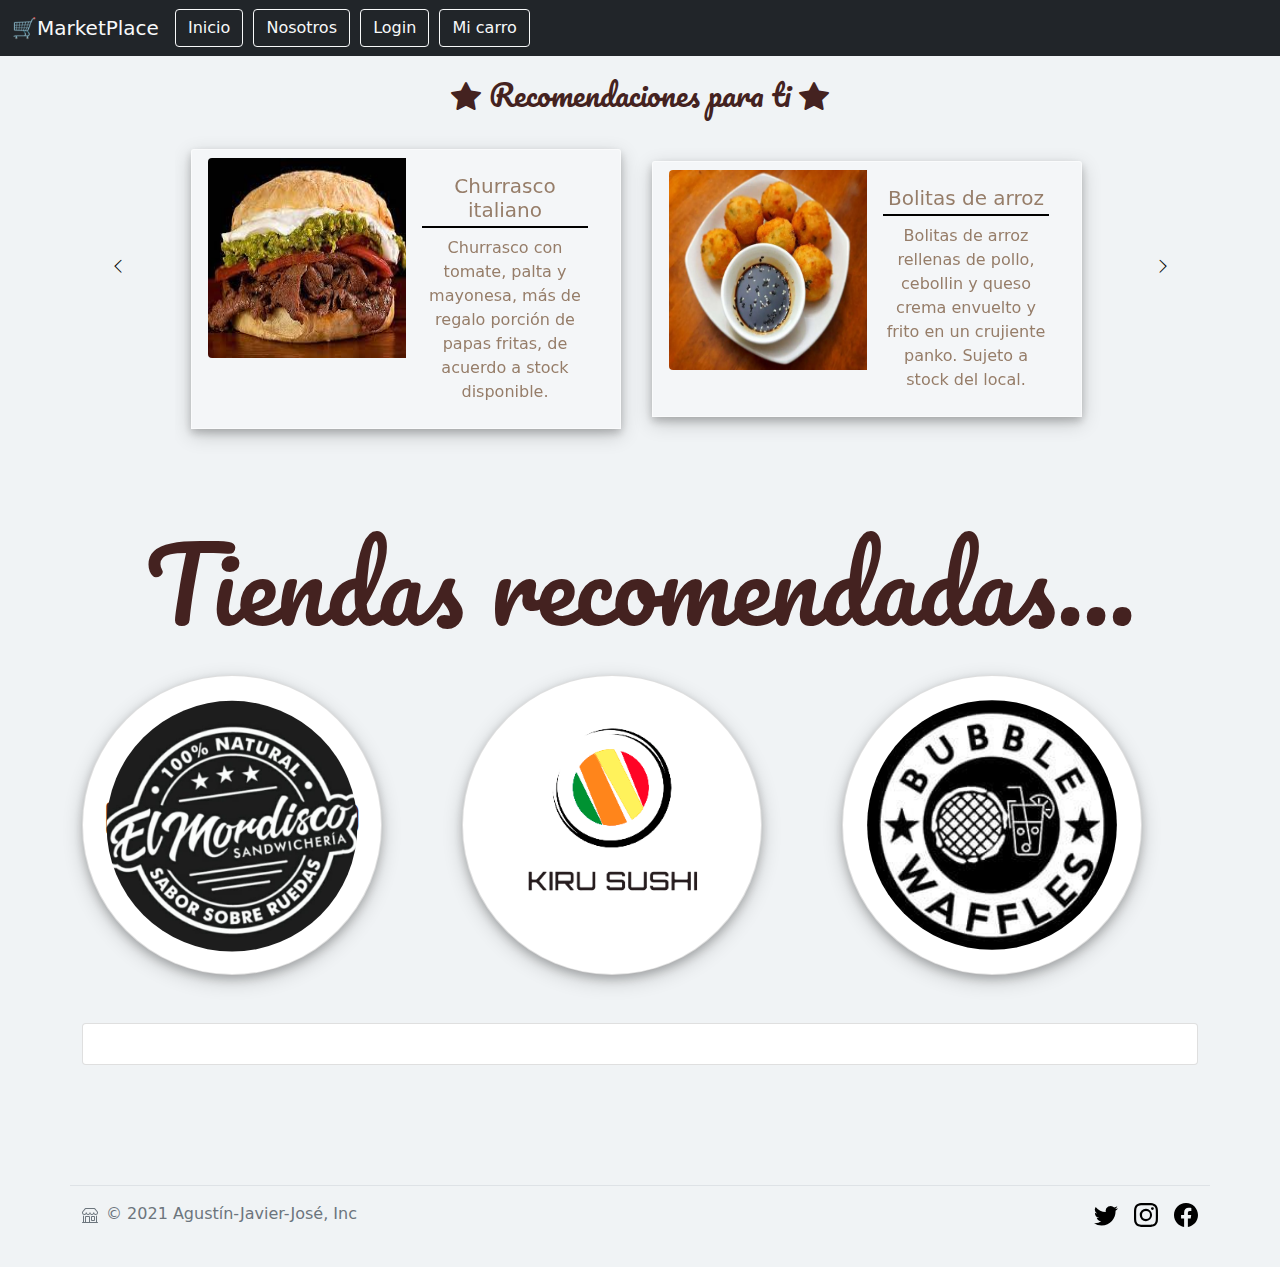
<file: index.html>
<!DOCTYPE html>
<html lang="en">
<head>
    <meta charset="UTF-8">
    <meta http-equiv="X-UA-Compatible" content="IE=edge">
    <meta name="viewport" content="width=device-width, initial-scale=1.0">
    <title>Inicio</title>
    <link href="https://cdn.jsdelivr.net/npm/bootstrap@5.1.3/dist/css/bootstrap.min.css" rel="stylesheet" integrity="sha384-1BmE4kWBq78iYhFldvKuhfTAU6auU8tT94WrHftjDbrCEXSU1oBoqyl2QvZ6jIW3" crossorigin="anonymous">
    <link rel="canonical" href="https://getbootstrap.com/docs/5.1/examples/footers/">
    <link href="boot/assets/dist/css/bootstrap.min.css" rel="stylesheet">
    <link rel="canonical" href="https://getbootstrap.com/docs/5.1/examples/sign-in/">
    <link rel="stylesheet" href="css/inicio.css">
    <link rel="stylesheet" href="https://cdn.jsdelivr.net/npm/bootstrap-icons@1.7.2/font/bootstrap-icons.css">
    <link rel="preconnect" href="https://fonts.googleapis.com">
    <link rel="preconnect" href="https://fonts.gstatic.com" crossorigin>
    <link href="https://fonts.googleapis.com/css2?family=Pacifico&display=swap" rel="stylesheet">
    <link href="https://fonts.googleapis.com/css2?family=Concert+One&display=swap" rel="stylesheet">
</head>
<body class="body-background">
    <!--barra navegación-->
  <div class="fixed-top bg-dark">
    <nav class="navbar navbar-expand-lg navbar-light " >
      <div class="container-fluid">
        <a class="navbar-brand text-light" href="#">🛒MarketPlace</a>
        <button class="navbar-toggler" type="button" data-bs-toggle="collapse" data-bs-target="#navbarNavAltMarkup" aria-controls="navbarNavAltMarkup" aria-expanded="false" aria-label="Toggle navigation">
          <span class="navbar-toggler-icon"></span>
        </button>
        <div class="collapse navbar-collapse" id="navbarNavAltMarkup">
          <div class="navbar-nav">
            <a class="btn btn-outline-light" aria-current="page" href="index.html">Inicio</a>
            &nbsp&nbsp
            <a class="btn btn-outline-light" href="nosotros.html">Nosotros</a>
            &nbsp&nbsp
            <a class="btn btn-outline-light" href="login.php">Login</a>
            &nbsp&nbsp
            <a class="btn btn-outline-light" href="checkout.html">Mi carro</a>
          </div>
        </div>
      </div>
    </nav>
  </div>
  <br>
  <!--Fin barra de navegacion-->
  <div class="container" >
    <div class="row">
      <div class="col-1 my-5 d-flex align-items-center justify-content-center previo" data-bs-target="#carruselheader" data-bs-slide="prev" type="button">
        <i class="bi bi-chevron-left"></i>
      </div>
      <header class="col-10 my-5 carrusel">
        <p class="text-center p-titulo-small"><i class="bi bi-star-fill"></i> Recomendaciones para ti <i class="bi bi-star-fill"></i></p>        
          <div id="carruselheader" class="carousel slide" data-bs-interval="false">
              <div class="carousel-inner ">
                <div class="carousel-item active p-3">
                  <div class="row row-cols-2 g-4 d-flex align-items-center">
                    <div class="col">
                      <div class="card card-header mb-3">
                        <div class="row g-0">
                          <div class="col-md-6">
                            <img src="img/1_local1.png" class="img-fluid rounded-start img-carrusel" alt="...">
                          </div>
                          <div class="col-md-6">
                            <div class="card-body text-center">
                              <h5 class="card-title-carrusel">Churrasco italiano</h5>
                              <p class="card-text ">Churrasco con tomate, palta y mayonesa, más de regalo porción de papas fritas, de acuerdo a stock disponible.</p>
                            </div>
                          </div>
                        </div>
                      </div>
                    </div>
                    <div class="col">
                      <div class="card card-header mb-3" style="max-width: 540px;">
                        <div class="row g-0">
                          <div class="col-md-6">
                            <img src="img/1_local2.png" class="img-fluid rounded-start img-carrusel" alt="...">
                          </div>
                          <div class="col-md-6">
                            <div class="card-body text-center">
                              <h5 class="card-title-carrusel">Bolitas de arroz</h5>
                              <p class="card-text">Bolitas de arroz rellenas de pollo, cebollin y queso crema envuelto y frito en un crujiente panko. Sujeto a stock del local.</p>
                            </div>
                          </div>
                        </div>
                      </div>
                    </div>
                  </div>
                </div>
                <div class="carousel-item p-3">
                  <div class="row row-cols-2 g-4 d-flex align-items-center">
                    <div class="col">
                      <div class="card card-header mb-3" style="max-width: 540px;">
                        <div class="row g-0">
                          <div class="col-md-6">
                            <img src="img/1_local3.png" class="img-fluid rounded-start img-carrusel" alt="...">
                          </div>
                          <div class="col-md-6">
                            <div class="card-body text-center">
                              <h5 class="card-title-carrusel">Waffle frutioreo</h5>
                              <p class="card-text ">Nutella, salsa ácida, galletas Oreo y crema chantilly.</p>
                            </div>
                          </div>
                        </div>
                      </div>
                    </div>
                    <div class="col">
                      <div class="card card-header mb-3" style="max-width: 540px;">
                        <div class="row g-0">
                          <div class="col-md-6">
                            <img src="img/2_local2.png" class="img-fluid rounded-start img-carrusel" alt="...">
                          </div>
                          <div class="col-md-6">
                            <div class="card-body text-center">
                              <h5 class="card-title-carrusel">Avocado Tori</h5>
                              <p class="card-text">Rolls envuelto en Palta de relleno pollo teriyaki ,queso crema ,cebollin un rolls clasico del sushi.</p>
                            </div>
                          </div>
                        </div>
                      </div>
                    </div>
                  </div>
                </div>
                <div class="carousel-item p-3">
                  <div class="row row-cols-2 g-4 d-flex align-items-center">
                    <div class="col">
                      <div class="card card-header mb-3" style="max-width: 540px;">
                        <div class="row g-0">
                          <div class="col-md-6">
                            <img src="img/2_local1.png" class="img-fluid rounded-start img-carrusel" alt="...">
                          </div>
                          <div class="col-md-6">
                            <div class="card-body text-center">
                              <h5 class="card-title-carrusel">Ave italiano</h5>
                              <p class="card-text ">Pasta de ave, tomate, palta, y mayonesa.</p>
                            </div>
                          </div>
                        </div>
                      </div>
                    </div>
                    <div class="col">
                      <div class="card card-header mb-3" style="max-width: 540px;">
                        <div class="row g-0">
                          <div class="col-md-6">
                            <img src="img/2_local3.png" class="img-fluid rounded-start img-carrusel" alt="...">
                          </div>
                          <div class="col-md-6">
                            <div class="card-body text-center">
                              <h5 class="card-title-carrusel">Waffle strawberry</h5>
                              <p class="card-text">Nutella, manjar, frutilla, plátano y crema chantilly.</p>
                            </div>
                          </div>
                        </div>
                      </div>
                    </div>
                  </div>
                </div>
              </div>
            </div>
      </header>
      <div class="col-1 my-5 d-flex align-items-center justify-content-center siguiente" type="button" data-bs-target="#carruselheader" data-bs-slide="next">
        <i class="bi bi-chevron-right"></i>
      </div>
      <section class="text-center">
        <p class="p-titulo-big">Tiendas recomendadas...</p>
        <div class="row row-cols-1 row-cols-md-3 g-4 mb-5">
          <div class="col">
            <div class="card card-tienda">
              <img src="img/icon_local1.png" class="card-img-top img-card-tienda" alt="...">
              <div class="card-img-overlay overlay-tienda d-flex align-items-center justify-content-center">
                <p class="text-center p-overlay">EL MORDISCO</p>
              </div>
            </div>
          </div>
          <div class="col">
            <div class="card card-tienda">
              <img src="img/icon_local2.png" class="card-img-top img-card-tienda" alt="...">
              <div class="card-img-overlay overlay-tienda d-flex align-items-center justify-content-center">
                <p class="text-center p-overlay">KIRU SUSHI</p>
              </div>
            </div>
          </div>
          <div class="col">
            <div class="card card-tienda">
              <img src="img/icon_local3.png" class="card-img-top img-card-tienda" alt="...">
              <div class="card-img-overlay overlay-tienda d-flex align-items-center justify-content-center">
                <p class="text-center p-overlay">BUBBLE WAFFLES</p>
              </div>
          </div>
        </div>
        </div>
        <div class="row row-cols-1 g-4 mb-5">
          <div class="col mb-5">
            <div class="card">
              <div class="card-body">
                <p class="h5 text-center">
                 
                </p>
              </div>
            </div>
          </div>
        </div>
      </section>

      <footer class="d-flex flex-wrap justify-content-between align-items-center py-3 my-4 border-top">
        <div class="col-md-4 d-flex align-items-center">
          <a href="/" class="mb-3 me-2 mb-md-0 text-muted text-decoration-none lh-1">
            <svg xmlns="http://www.w3.org/2000/svg" width="16" height="16" fill="currentColor" class="bi bi-shop" viewBox="0 0 16 16">
              <path d="M2.97 1.35A1 1 0 0 1 3.73 1h8.54a1 1 0 0 1 .76.35l2.609 3.044A1.5 1.5 0 0 1 16 5.37v.255a2.375 2.375 0 0 1-4.25 1.458A2.371 2.371 0 0 1 9.875 8 2.37 2.37 0 0 1 8 7.083 2.37 2.37 0 0 1 6.125 8a2.37 2.37 0 0 1-1.875-.917A2.375 2.375 0 0 1 0 5.625V5.37a1.5 1.5 0 0 1 .361-.976l2.61-3.045zm1.78 4.275a1.375 1.375 0 0 0 2.75 0 .5.5 0 0 1 1 0 1.375 1.375 0 0 0 2.75 0 .5.5 0 0 1 1 0 1.375 1.375 0 1 0 2.75 0V5.37a.5.5 0 0 0-.12-.325L12.27 2H3.73L1.12 5.045A.5.5 0 0 0 1 5.37v.255a1.375 1.375 0 0 0 2.75 0 .5.5 0 0 1 1 0zM1.5 8.5A.5.5 0 0 1 2 9v6h1v-5a1 1 0 0 1 1-1h3a1 1 0 0 1 1 1v5h6V9a.5.5 0 0 1 1 0v6h.5a.5.5 0 0 1 0 1H.5a.5.5 0 0 1 0-1H1V9a.5.5 0 0 1 .5-.5zM4 15h3v-5H4v5zm5-5a1 1 0 0 1 1-1h2a1 1 0 0 1 1 1v3a1 1 0 0 1-1 1h-2a1 1 0 0 1-1-1v-3zm3 0h-2v3h2v-3z"/>
          </svg>
          </a>
          <span class="text-muted">&copy; 2021 Agustín-Javier-José, Inc</span>
        </div>
    
        <ul class="nav col-md-4 justify-content-end list-unstyled d-flex">
          <li class="ms-3"><a class="text-muted" href="#"><svg class="bi" width="24" height="24"><use xlink:href="#twitter"/></svg></a></li>
          <li class="ms-3"><a class="text-muted" href="#"><svg class="bi" width="24" height="24"><use xlink:href="#instagram"/></svg></a></li>
          <li class="ms-3"><a class="text-muted" href="#"><svg class="bi" width="24" height="24"><use xlink:href="#facebook"/></svg></a></li>
        </ul>
      </footer>




      <svg xmlns="http://www.w3.org/2000/svg" style="display: none;">
        <symbol id="facebook" viewBox="0 0 16 16">
          <path d="M16 8.049c0-4.446-3.582-8.05-8-8.05C3.58 0-.002 3.603-.002 8.05c0 4.017 2.926 7.347 6.75 7.951v-5.625h-2.03V8.05H6.75V6.275c0-2.017 1.195-3.131 3.022-3.131.876 0 1.791.157 1.791.157v1.98h-1.009c-.993 0-1.303.621-1.303 1.258v1.51h2.218l-.354 2.326H9.25V16c3.824-.604 6.75-3.934 6.75-7.951z"/>
        </symbol>
        <symbol id="instagram" viewBox="0 0 16 16">
            <path d="M8 0C5.829 0 5.556.01 4.703.048 3.85.088 3.269.222 2.76.42a3.917 3.917 0 0 0-1.417.923A3.927 3.927 0 0 0 .42 2.76C.222 3.268.087 3.85.048 4.7.01 5.555 0 5.827 0 8.001c0 2.172.01 2.444.048 3.297.04.852.174 1.433.372 1.942.205.526.478.972.923 1.417.444.445.89.719 1.416.923.51.198 1.09.333 1.942.372C5.555 15.99 5.827 16 8 16s2.444-.01 3.298-.048c.851-.04 1.434-.174 1.943-.372a3.916 3.916 0 0 0 1.416-.923c.445-.445.718-.891.923-1.417.197-.509.332-1.09.372-1.942C15.99 10.445 16 10.173 16 8s-.01-2.445-.048-3.299c-.04-.851-.175-1.433-.372-1.941a3.926 3.926 0 0 0-.923-1.417A3.911 3.911 0 0 0 13.24.42c-.51-.198-1.092-.333-1.943-.372C10.443.01 10.172 0 7.998 0h.003zm-.717 1.442h.718c2.136 0 2.389.007 3.232.046.78.035 1.204.166 1.486.275.373.145.64.319.92.599.28.28.453.546.598.92.11.281.24.705.275 1.485.039.843.047 1.096.047 3.231s-.008 2.389-.047 3.232c-.035.78-.166 1.203-.275 1.485a2.47 2.47 0 0 1-.599.919c-.28.28-.546.453-.92.598-.28.11-.704.24-1.485.276-.843.038-1.096.047-3.232.047s-2.39-.009-3.233-.047c-.78-.036-1.203-.166-1.485-.276a2.478 2.478 0 0 1-.92-.598 2.48 2.48 0 0 1-.6-.92c-.109-.281-.24-.705-.275-1.485-.038-.843-.046-1.096-.046-3.233 0-2.136.008-2.388.046-3.231.036-.78.166-1.204.276-1.486.145-.373.319-.64.599-.92.28-.28.546-.453.92-.598.282-.11.705-.24 1.485-.276.738-.034 1.024-.044 2.515-.045v.002zm4.988 1.328a.96.96 0 1 0 0 1.92.96.96 0 0 0 0-1.92zm-4.27 1.122a4.109 4.109 0 1 0 0 8.217 4.109 4.109 0 0 0 0-8.217zm0 1.441a2.667 2.667 0 1 1 0 5.334 2.667 2.667 0 0 1 0-5.334z"/>
        </symbol>
        <symbol id="twitter" viewBox="0 0 16 16">
          <path d="M5.026 15c6.038 0 9.341-5.003 9.341-9.334 0-.14 0-.282-.006-.422A6.685 6.685 0 0 0 16 3.542a6.658 6.658 0 0 1-1.889.518 3.301 3.301 0 0 0 1.447-1.817 6.533 6.533 0 0 1-2.087.793A3.286 3.286 0 0 0 7.875 6.03a9.325 9.325 0 0 1-6.767-3.429 3.289 3.289 0 0 0 1.018 4.382A3.323 3.323 0 0 1 .64 6.575v.045a3.288 3.288 0 0 0 2.632 3.218 3.203 3.203 0 0 1-.865.115 3.23 3.23 0 0 1-.614-.057 3.283 3.283 0 0 0 3.067 2.277A6.588 6.588 0 0 1 .78 13.58a6.32 6.32 0 0 1-.78-.045A9.344 9.344 0 0 0 5.026 15z"/>
        </symbol>
      </svg>
  </div>








  <script src="https://cdn.jsdelivr.net/npm/bootstrap@5.1.3/dist/js/bootstrap.bundle.min.js" integrity="sha384-ka7Sk0Gln4gmtz2MlQnikT1wXgYsOg+OMhuP+IlRH9sENBO0LRn5q+8nbTov4+1p" crossorigin="anonymous"></script>

    
</body>
</html>
</file>
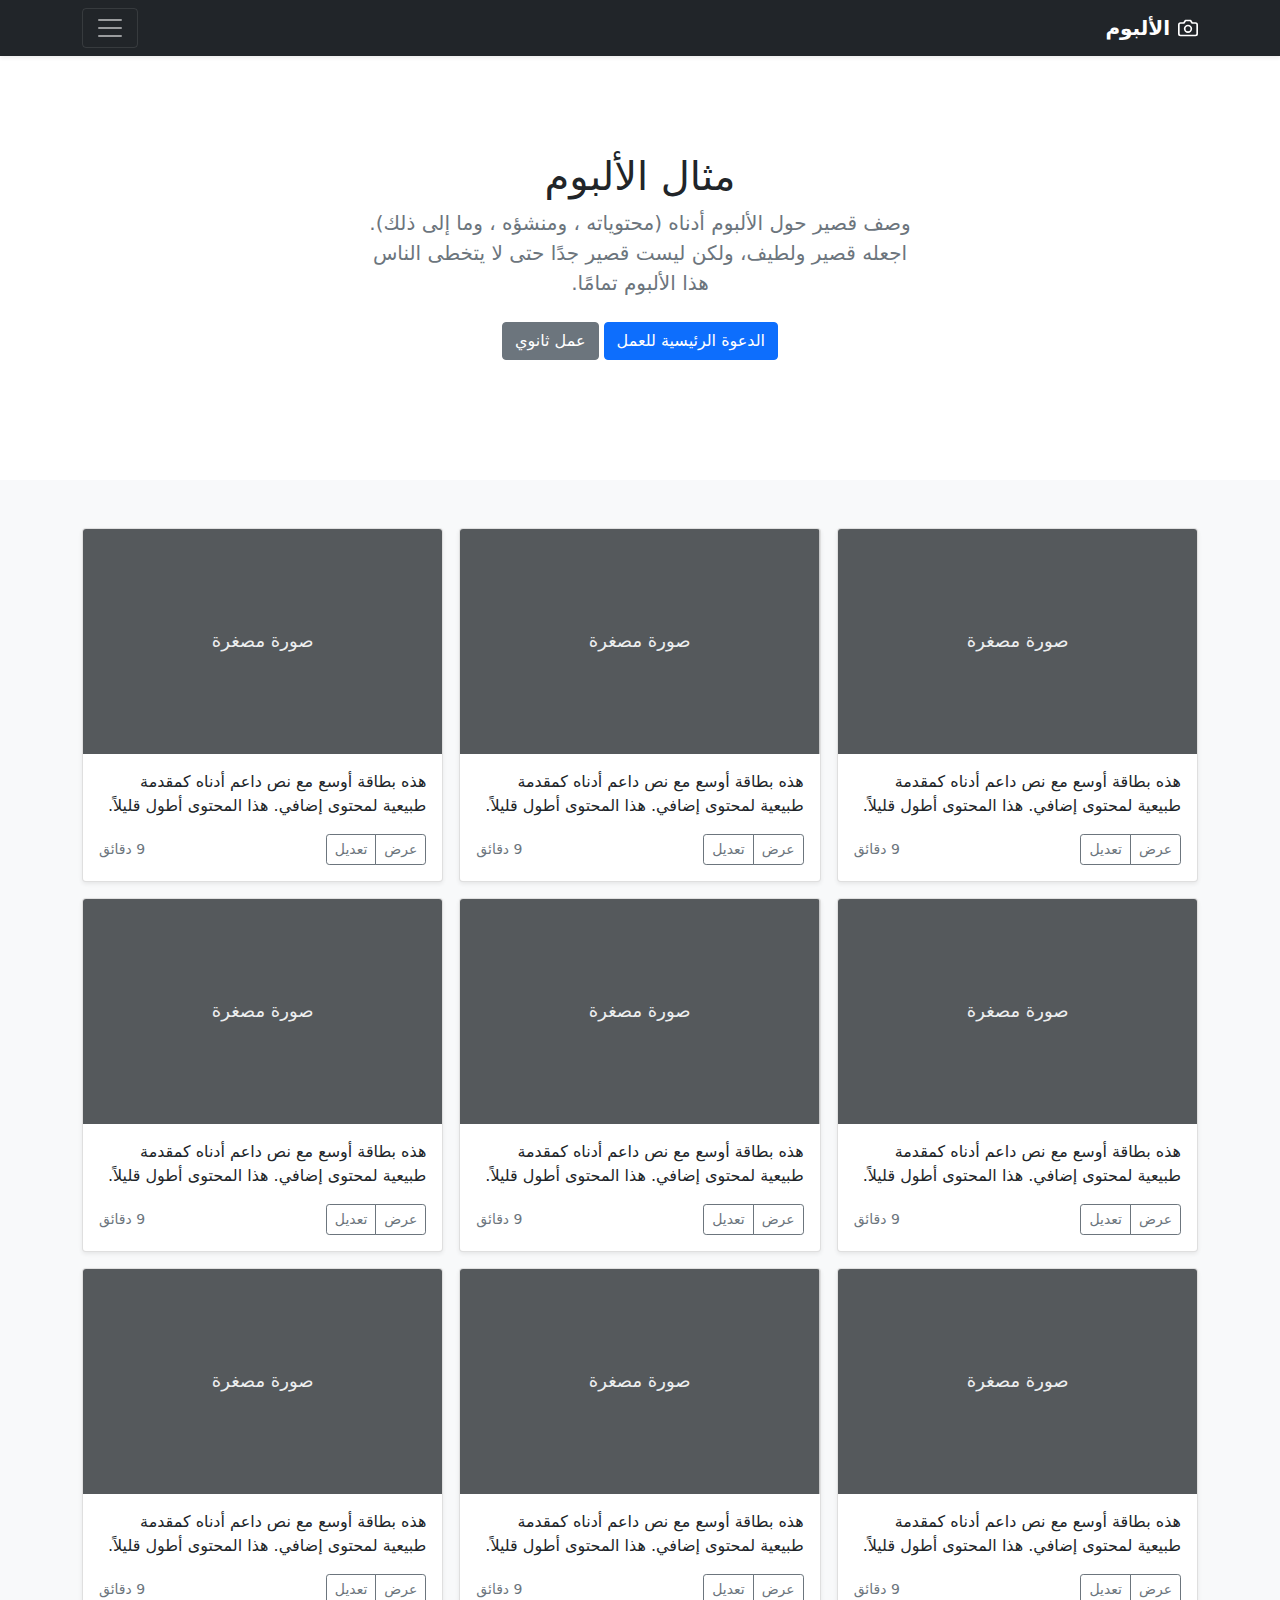
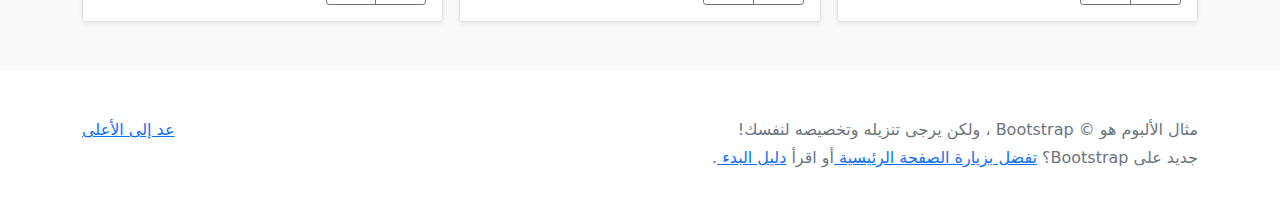
<file: boot/album-rtl/index.html>
<!doctype html>
<html lang="ar" dir="rtl">
  <head>
    <meta charset="utf-8">
    <meta name="viewport" content="width=device-width, initial-scale=1">
    <meta name="description" content="">
    <meta name="author" content="Mark Otto, Jacob Thornton, and Bootstrap contributors">
    <meta name="generator" content="Hugo 0.88.1">
    <title>مثال الألبوم · Bootstrap v5.1</title>

    <link rel="canonical" href="https://getbootstrap.com/docs/5.1/examples/album-rtl/">

    

    <!-- Bootstrap core CSS -->
<link href="../assets/dist/css/bootstrap.rtl.min.css" rel="stylesheet">

    <style>
      .bd-placeholder-img {
        font-size: 1.125rem;
        text-anchor: middle;
        -webkit-user-select: none;
        -moz-user-select: none;
        user-select: none;
      }

      @media (min-width: 768px) {
        .bd-placeholder-img-lg {
          font-size: 3.5rem;
        }
      }
    </style>

    
  </head>
  <body>
    
<header>
  <div class="collapse bg-dark" id="navbarHeader">
    <div class="container">
      <div class="row">
        <div class="col-sm-8 col-md-7 py-4">
          <h4 class="text-white">حول</h4>
          <p class="text-muted">أضف بعض المعلومات حول الألبوم، المؤلف، أو أي سياق خلفية آخر. اجعلها بضع جمل حتى يتمكن الزوار من التقاط بعض التلميحات المفيدة. ثم اربطها ببعض مواقع التواصل الاجتماعي أو معلومات الاتصال.</p>
        </div>
        <div class="col-sm-4 offset-md-1 py-4">
          <h4 class="text-white">تواصل معي</h4>
          <ul class="list-unstyled">
            <li><a href="#" class="text-white">تابعني على تويتر</a></li>
            <li><a href="#" class="text-white">شاركني الإعجاب في فيسبوك</a></li>
            <li><a href="#" class="text-white">راسلني على البريد الإلكتروني</a></li>
          </ul>
        </div>
      </div>
    </div>
  </div>
  <div class="navbar navbar-dark bg-dark shadow-sm">
    <div class="container">
      <a href="#" class="navbar-brand d-flex align-items-center">
        <svg xmlns="http://www.w3.org/2000/svg" width="20" height="20" fill="none" stroke="currentColor" stroke-linecap="round" stroke-linejoin="round" stroke-width="2" aria-hidden="true" class="me-2" viewBox="0 0 24 24"><path d="M23 19a2 2 0 0 1-2 2H3a2 2 0 0 1-2-2V8a2 2 0 0 1 2-2h4l2-3h6l2 3h4a2 2 0 0 1 2 2z"/><circle cx="12" cy="13" r="4"/></svg>
        <strong>الألبوم</strong>
      </a>
      <button class="navbar-toggler" type="button" data-bs-toggle="collapse" data-bs-target="#navbarHeader" aria-controls="navbarHeader" aria-expanded="false" aria-label="تبديل التنقل">
        <span class="navbar-toggler-icon"></span>
      </button>
    </div>
  </div>
</header>

<main>

  <section class="py-5 text-center container">
    <div class="row py-lg-5">
      <div class="col-lg-6 col-md-8 mx-auto">
        <h1 class="fw-light">مثال الألبوم</h1>
        <p class="lead text-muted">وصف قصير حول الألبوم أدناه (محتوياته ، ومنشؤه ، وما إلى ذلك). اجعله قصير ولطيف، ولكن ليست قصير جدًا حتى لا يتخطى الناس هذا الألبوم تمامًا.</p>
        <p>
          <a href="#" class="btn btn-primary my-2">الدعوة الرئيسية للعمل</a>
          <a href="#" class="btn btn-secondary my-2">عمل ثانوي</a>
        </p>
      </div>
    </div>
  </section>

  <div class="album py-5 bg-light">
    <div class="container">

      <div class="row row-cols-1 row-cols-sm-2 row-cols-md-3 g-3">
        <div class="col">
          <div class="card shadow-sm">
            <svg class="bd-placeholder-img card-img-top" width="100%" height="225" xmlns="http://www.w3.org/2000/svg" role="img" aria-label="Placeholder: صورة مصغرة" preserveAspectRatio="xMidYMid slice" focusable="false"><title>Placeholder</title><rect width="100%" height="100%" fill="#55595c"/><text x="50%" y="50%" fill="#eceeef" dy=".3em">صورة مصغرة</text></svg>

            <div class="card-body">
              <p class="card-text">هذه بطاقة أوسع مع نص داعم أدناه كمقدمة طبيعية لمحتوى إضافي. هذا المحتوى أطول قليلاً.</p>
              <div class="d-flex justify-content-between align-items-center">
                <div class="btn-group">
                  <button type="button" class="btn btn-sm btn-outline-secondary">عرض</button>
                  <button type="button" class="btn btn-sm btn-outline-secondary">تعديل</button>
                </div>
                <small class="text-muted">9 دقائق</small>
              </div>
            </div>
          </div>
        </div>
        <div class="col">
          <div class="card shadow-sm">
            <svg class="bd-placeholder-img card-img-top" width="100%" height="225" xmlns="http://www.w3.org/2000/svg" role="img" aria-label="Placeholder: صورة مصغرة" preserveAspectRatio="xMidYMid slice" focusable="false"><title>Placeholder</title><rect width="100%" height="100%" fill="#55595c"/><text x="50%" y="50%" fill="#eceeef" dy=".3em">صورة مصغرة</text></svg>

            <div class="card-body">
              <p class="card-text">هذه بطاقة أوسع مع نص داعم أدناه كمقدمة طبيعية لمحتوى إضافي. هذا المحتوى أطول قليلاً.</p>
              <div class="d-flex justify-content-between align-items-center">
                <div class="btn-group">
                  <button type="button" class="btn btn-sm btn-outline-secondary">عرض</button>
                  <button type="button" class="btn btn-sm btn-outline-secondary">تعديل</button>
                </div>
                <small class="text-muted">9 دقائق</small>
              </div>
            </div>
          </div>
        </div>
        <div class="col">
          <div class="card shadow-sm">
            <svg class="bd-placeholder-img card-img-top" width="100%" height="225" xmlns="http://www.w3.org/2000/svg" role="img" aria-label="Placeholder: صورة مصغرة" preserveAspectRatio="xMidYMid slice" focusable="false"><title>Placeholder</title><rect width="100%" height="100%" fill="#55595c"/><text x="50%" y="50%" fill="#eceeef" dy=".3em">صورة مصغرة</text></svg>

            <div class="card-body">
              <p class="card-text">هذه بطاقة أوسع مع نص داعم أدناه كمقدمة طبيعية لمحتوى إضافي. هذا المحتوى أطول قليلاً.</p>
              <div class="d-flex justify-content-between align-items-center">
                <div class="btn-group">
                  <button type="button" class="btn btn-sm btn-outline-secondary">عرض</button>
                  <button type="button" class="btn btn-sm btn-outline-secondary">تعديل</button>
                </div>
                <small class="text-muted">9 دقائق</small>
              </div>
            </div>
          </div>
        </div>

        <div class="col">
          <div class="card shadow-sm">
            <svg class="bd-placeholder-img card-img-top" width="100%" height="225" xmlns="http://www.w3.org/2000/svg" role="img" aria-label="Placeholder: صورة مصغرة" preserveAspectRatio="xMidYMid slice" focusable="false"><title>Placeholder</title><rect width="100%" height="100%" fill="#55595c"/><text x="50%" y="50%" fill="#eceeef" dy=".3em">صورة مصغرة</text></svg>

            <div class="card-body">
              <p class="card-text">هذه بطاقة أوسع مع نص داعم أدناه كمقدمة طبيعية لمحتوى إضافي. هذا المحتوى أطول قليلاً.</p>
              <div class="d-flex justify-content-between align-items-center">
                <div class="btn-group">
                  <button type="button" class="btn btn-sm btn-outline-secondary">عرض</button>
                  <button type="button" class="btn btn-sm btn-outline-secondary">تعديل</button>
                </div>
                <small class="text-muted">9 دقائق</small>
              </div>
            </div>
          </div>
        </div>
        <div class="col">
          <div class="card shadow-sm">
            <svg class="bd-placeholder-img card-img-top" width="100%" height="225" xmlns="http://www.w3.org/2000/svg" role="img" aria-label="Placeholder: صورة مصغرة" preserveAspectRatio="xMidYMid slice" focusable="false"><title>Placeholder</title><rect width="100%" height="100%" fill="#55595c"/><text x="50%" y="50%" fill="#eceeef" dy=".3em">صورة مصغرة</text></svg>

            <div class="card-body">
              <p class="card-text">هذه بطاقة أوسع مع نص داعم أدناه كمقدمة طبيعية لمحتوى إضافي. هذا المحتوى أطول قليلاً.</p>
              <div class="d-flex justify-content-between align-items-center">
                <div class="btn-group">
                  <button type="button" class="btn btn-sm btn-outline-secondary">عرض</button>
                  <button type="button" class="btn btn-sm btn-outline-secondary">تعديل</button>
                </div>
                <small class="text-muted">9 دقائق</small>
              </div>
            </div>
          </div>
        </div>
        <div class="col">
          <div class="card shadow-sm">
            <svg class="bd-placeholder-img card-img-top" width="100%" height="225" xmlns="http://www.w3.org/2000/svg" role="img" aria-label="Placeholder: صورة مصغرة" preserveAspectRatio="xMidYMid slice" focusable="false"><title>Placeholder</title><rect width="100%" height="100%" fill="#55595c"/><text x="50%" y="50%" fill="#eceeef" dy=".3em">صورة مصغرة</text></svg>

            <div class="card-body">
              <p class="card-text">هذه بطاقة أوسع مع نص داعم أدناه كمقدمة طبيعية لمحتوى إضافي. هذا المحتوى أطول قليلاً.</p>
              <div class="d-flex justify-content-between align-items-center">
                <div class="btn-group">
                  <button type="button" class="btn btn-sm btn-outline-secondary">عرض</button>
                  <button type="button" class="btn btn-sm btn-outline-secondary">تعديل</button>
                </div>
                <small class="text-muted">9 دقائق</small>
              </div>
            </div>
          </div>
        </div>

        <div class="col">
          <div class="card shadow-sm">
            <svg class="bd-placeholder-img card-img-top" width="100%" height="225" xmlns="http://www.w3.org/2000/svg" role="img" aria-label="Placeholder: صورة مصغرة" preserveAspectRatio="xMidYMid slice" focusable="false"><title>Placeholder</title><rect width="100%" height="100%" fill="#55595c"/><text x="50%" y="50%" fill="#eceeef" dy=".3em">صورة مصغرة</text></svg>

            <div class="card-body">
              <p class="card-text">هذه بطاقة أوسع مع نص داعم أدناه كمقدمة طبيعية لمحتوى إضافي. هذا المحتوى أطول قليلاً.</p>
              <div class="d-flex justify-content-between align-items-center">
                <div class="btn-group">
                  <button type="button" class="btn btn-sm btn-outline-secondary">عرض</button>
                  <button type="button" class="btn btn-sm btn-outline-secondary">تعديل</button>
                </div>
                <small class="text-muted">9 دقائق</small>
              </div>
            </div>
          </div>
        </div>
        <div class="col">
          <div class="card shadow-sm">
            <svg class="bd-placeholder-img card-img-top" width="100%" height="225" xmlns="http://www.w3.org/2000/svg" role="img" aria-label="Placeholder: صورة مصغرة" preserveAspectRatio="xMidYMid slice" focusable="false"><title>Placeholder</title><rect width="100%" height="100%" fill="#55595c"/><text x="50%" y="50%" fill="#eceeef" dy=".3em">صورة مصغرة</text></svg>

            <div class="card-body">
              <p class="card-text">هذه بطاقة أوسع مع نص داعم أدناه كمقدمة طبيعية لمحتوى إضافي. هذا المحتوى أطول قليلاً.</p>
              <div class="d-flex justify-content-between align-items-center">
                <div class="btn-group">
                  <button type="button" class="btn btn-sm btn-outline-secondary">عرض</button>
                  <button type="button" class="btn btn-sm btn-outline-secondary">تعديل</button>
                </div>
                <small class="text-muted">9 دقائق</small>
              </div>
            </div>
          </div>
        </div>
        <div class="col">
          <div class="card shadow-sm">
            <svg class="bd-placeholder-img card-img-top" width="100%" height="225" xmlns="http://www.w3.org/2000/svg" role="img" aria-label="Placeholder: صورة مصغرة" preserveAspectRatio="xMidYMid slice" focusable="false"><title>Placeholder</title><rect width="100%" height="100%" fill="#55595c"/><text x="50%" y="50%" fill="#eceeef" dy=".3em">صورة مصغرة</text></svg>

            <div class="card-body">
              <p class="card-text">هذه بطاقة أوسع مع نص داعم أدناه كمقدمة طبيعية لمحتوى إضافي. هذا المحتوى أطول قليلاً.</p>
              <div class="d-flex justify-content-between align-items-center">
                <div class="btn-group">
                  <button type="button" class="btn btn-sm btn-outline-secondary">عرض</button>
                  <button type="button" class="btn btn-sm btn-outline-secondary">تعديل</button>
                </div>
                <small class="text-muted">9 دقائق</small>
              </div>
            </div>
          </div>
        </div>
      </div>
    </div>
  </div>

</main>

<footer class="text-muted py-5">
  <div class="container">
    <p class="float-end mb-1">
      <a href="#">عد إلى الأعلى</a>
    </p>
    <p class="mb-1">مثال الألبوم هو © Bootstrap ، ولكن يرجى تنزيله وتخصيصه لنفسك!</p>
    <p class="mb-0">جديد على Bootstrap؟ <a href="/"> تفضل بزيارة الصفحة الرئيسية </a> أو اقرأ <a href="../getting-started/introduction/ "> دليل البدء </a>.</p>
  </div>
</footer>


    <script src="../assets/dist/js/bootstrap.bundle.min.js"></script>

      
  </body>
</html>
</file>
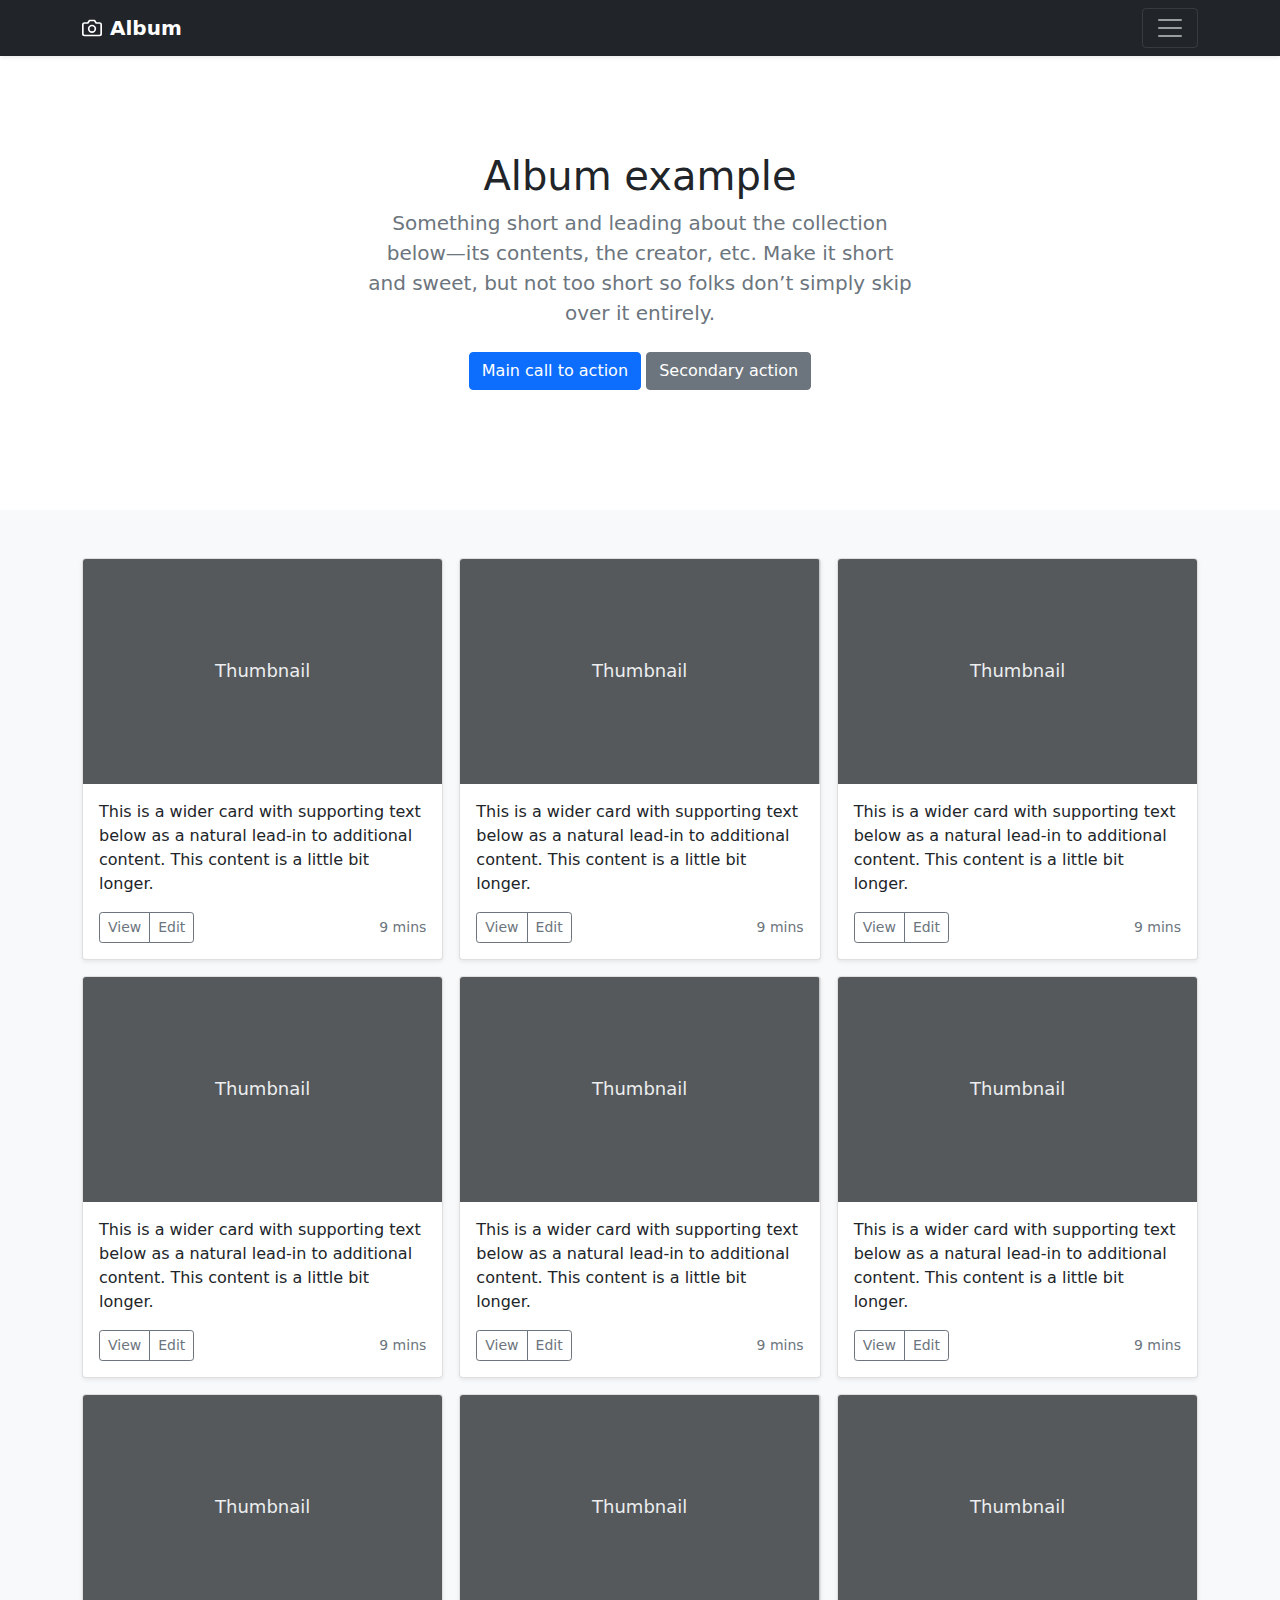
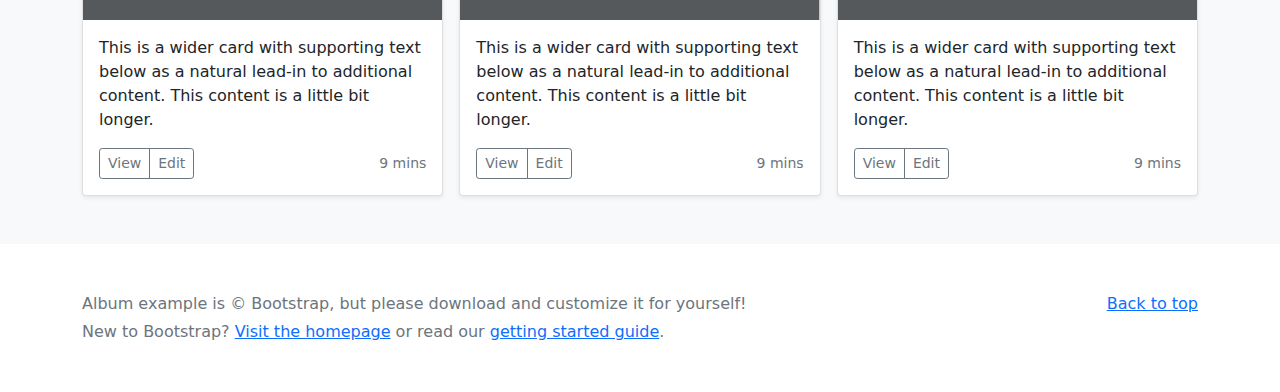
<file: boot/album/index.html>
<!doctype html>
<html lang="en">
  <head>
    <meta charset="utf-8">
    <meta name="viewport" content="width=device-width, initial-scale=1">
    <meta name="description" content="">
    <meta name="author" content="Mark Otto, Jacob Thornton, and Bootstrap contributors">
    <meta name="generator" content="Hugo 0.88.1">
    <title>Album example · Bootstrap v5.1</title>

    <link rel="canonical" href="https://getbootstrap.com/docs/5.1/examples/album/">

    

    <!-- Bootstrap core CSS -->
<link href="../assets/dist/css/bootstrap.min.css" rel="stylesheet">

    <style>
      .bd-placeholder-img {
        font-size: 1.125rem;
        text-anchor: middle;
        -webkit-user-select: none;
        -moz-user-select: none;
        user-select: none;
      }

      @media (min-width: 768px) {
        .bd-placeholder-img-lg {
          font-size: 3.5rem;
        }
      }
    </style>

    
  </head>
  <body>
    
<header>
  <div class="collapse bg-dark" id="navbarHeader">
    <div class="container">
      <div class="row">
        <div class="col-sm-8 col-md-7 py-4">
          <h4 class="text-white">About</h4>
          <p class="text-muted">Add some information about the album below, the author, or any other background context. Make it a few sentences long so folks can pick up some informative tidbits. Then, link them off to some social networking sites or contact information.</p>
        </div>
        <div class="col-sm-4 offset-md-1 py-4">
          <h4 class="text-white">Contact</h4>
          <ul class="list-unstyled">
            <li><a href="#" class="text-white">Follow on Twitter</a></li>
            <li><a href="#" class="text-white">Like on Facebook</a></li>
            <li><a href="#" class="text-white">Email me</a></li>
          </ul>
        </div>
      </div>
    </div>
  </div>
  <div class="navbar navbar-dark bg-dark shadow-sm">
    <div class="container">
      <a href="#" class="navbar-brand d-flex align-items-center">
        <svg xmlns="http://www.w3.org/2000/svg" width="20" height="20" fill="none" stroke="currentColor" stroke-linecap="round" stroke-linejoin="round" stroke-width="2" aria-hidden="true" class="me-2" viewBox="0 0 24 24"><path d="M23 19a2 2 0 0 1-2 2H3a2 2 0 0 1-2-2V8a2 2 0 0 1 2-2h4l2-3h6l2 3h4a2 2 0 0 1 2 2z"/><circle cx="12" cy="13" r="4"/></svg>
        <strong>Album</strong>
      </a>
      <button class="navbar-toggler" type="button" data-bs-toggle="collapse" data-bs-target="#navbarHeader" aria-controls="navbarHeader" aria-expanded="false" aria-label="Toggle navigation">
        <span class="navbar-toggler-icon"></span>
      </button>
    </div>
  </div>
</header>

<main>

  <section class="py-5 text-center container">
    <div class="row py-lg-5">
      <div class="col-lg-6 col-md-8 mx-auto">
        <h1 class="fw-light">Album example</h1>
        <p class="lead text-muted">Something short and leading about the collection below—its contents, the creator, etc. Make it short and sweet, but not too short so folks don’t simply skip over it entirely.</p>
        <p>
          <a href="#" class="btn btn-primary my-2">Main call to action</a>
          <a href="#" class="btn btn-secondary my-2">Secondary action</a>
        </p>
      </div>
    </div>
  </section>

  <div class="album py-5 bg-light">
    <div class="container">

      <div class="row row-cols-1 row-cols-sm-2 row-cols-md-3 g-3">
        <div class="col">
          <div class="card shadow-sm">
            <svg class="bd-placeholder-img card-img-top" width="100%" height="225" xmlns="http://www.w3.org/2000/svg" role="img" aria-label="Placeholder: Thumbnail" preserveAspectRatio="xMidYMid slice" focusable="false"><title>Placeholder</title><rect width="100%" height="100%" fill="#55595c"/><text x="50%" y="50%" fill="#eceeef" dy=".3em">Thumbnail</text></svg>

            <div class="card-body">
              <p class="card-text">This is a wider card with supporting text below as a natural lead-in to additional content. This content is a little bit longer.</p>
              <div class="d-flex justify-content-between align-items-center">
                <div class="btn-group">
                  <button type="button" class="btn btn-sm btn-outline-secondary">View</button>
                  <button type="button" class="btn btn-sm btn-outline-secondary">Edit</button>
                </div>
                <small class="text-muted">9 mins</small>
              </div>
            </div>
          </div>
        </div>
        <div class="col">
          <div class="card shadow-sm">
            <svg class="bd-placeholder-img card-img-top" width="100%" height="225" xmlns="http://www.w3.org/2000/svg" role="img" aria-label="Placeholder: Thumbnail" preserveAspectRatio="xMidYMid slice" focusable="false"><title>Placeholder</title><rect width="100%" height="100%" fill="#55595c"/><text x="50%" y="50%" fill="#eceeef" dy=".3em">Thumbnail</text></svg>

            <div class="card-body">
              <p class="card-text">This is a wider card with supporting text below as a natural lead-in to additional content. This content is a little bit longer.</p>
              <div class="d-flex justify-content-between align-items-center">
                <div class="btn-group">
                  <button type="button" class="btn btn-sm btn-outline-secondary">View</button>
                  <button type="button" class="btn btn-sm btn-outline-secondary">Edit</button>
                </div>
                <small class="text-muted">9 mins</small>
              </div>
            </div>
          </div>
        </div>
        <div class="col">
          <div class="card shadow-sm">
            <svg class="bd-placeholder-img card-img-top" width="100%" height="225" xmlns="http://www.w3.org/2000/svg" role="img" aria-label="Placeholder: Thumbnail" preserveAspectRatio="xMidYMid slice" focusable="false"><title>Placeholder</title><rect width="100%" height="100%" fill="#55595c"/><text x="50%" y="50%" fill="#eceeef" dy=".3em">Thumbnail</text></svg>

            <div class="card-body">
              <p class="card-text">This is a wider card with supporting text below as a natural lead-in to additional content. This content is a little bit longer.</p>
              <div class="d-flex justify-content-between align-items-center">
                <div class="btn-group">
                  <button type="button" class="btn btn-sm btn-outline-secondary">View</button>
                  <button type="button" class="btn btn-sm btn-outline-secondary">Edit</button>
                </div>
                <small class="text-muted">9 mins</small>
              </div>
            </div>
          </div>
        </div>

        <div class="col">
          <div class="card shadow-sm">
            <svg class="bd-placeholder-img card-img-top" width="100%" height="225" xmlns="http://www.w3.org/2000/svg" role="img" aria-label="Placeholder: Thumbnail" preserveAspectRatio="xMidYMid slice" focusable="false"><title>Placeholder</title><rect width="100%" height="100%" fill="#55595c"/><text x="50%" y="50%" fill="#eceeef" dy=".3em">Thumbnail</text></svg>

            <div class="card-body">
              <p class="card-text">This is a wider card with supporting text below as a natural lead-in to additional content. This content is a little bit longer.</p>
              <div class="d-flex justify-content-between align-items-center">
                <div class="btn-group">
                  <button type="button" class="btn btn-sm btn-outline-secondary">View</button>
                  <button type="button" class="btn btn-sm btn-outline-secondary">Edit</button>
                </div>
                <small class="text-muted">9 mins</small>
              </div>
            </div>
          </div>
        </div>
        <div class="col">
          <div class="card shadow-sm">
            <svg class="bd-placeholder-img card-img-top" width="100%" height="225" xmlns="http://www.w3.org/2000/svg" role="img" aria-label="Placeholder: Thumbnail" preserveAspectRatio="xMidYMid slice" focusable="false"><title>Placeholder</title><rect width="100%" height="100%" fill="#55595c"/><text x="50%" y="50%" fill="#eceeef" dy=".3em">Thumbnail</text></svg>

            <div class="card-body">
              <p class="card-text">This is a wider card with supporting text below as a natural lead-in to additional content. This content is a little bit longer.</p>
              <div class="d-flex justify-content-between align-items-center">
                <div class="btn-group">
                  <button type="button" class="btn btn-sm btn-outline-secondary">View</button>
                  <button type="button" class="btn btn-sm btn-outline-secondary">Edit</button>
                </div>
                <small class="text-muted">9 mins</small>
              </div>
            </div>
          </div>
        </div>
        <div class="col">
          <div class="card shadow-sm">
            <svg class="bd-placeholder-img card-img-top" width="100%" height="225" xmlns="http://www.w3.org/2000/svg" role="img" aria-label="Placeholder: Thumbnail" preserveAspectRatio="xMidYMid slice" focusable="false"><title>Placeholder</title><rect width="100%" height="100%" fill="#55595c"/><text x="50%" y="50%" fill="#eceeef" dy=".3em">Thumbnail</text></svg>

            <div class="card-body">
              <p class="card-text">This is a wider card with supporting text below as a natural lead-in to additional content. This content is a little bit longer.</p>
              <div class="d-flex justify-content-between align-items-center">
                <div class="btn-group">
                  <button type="button" class="btn btn-sm btn-outline-secondary">View</button>
                  <button type="button" class="btn btn-sm btn-outline-secondary">Edit</button>
                </div>
                <small class="text-muted">9 mins</small>
              </div>
            </div>
          </div>
        </div>

        <div class="col">
          <div class="card shadow-sm">
            <svg class="bd-placeholder-img card-img-top" width="100%" height="225" xmlns="http://www.w3.org/2000/svg" role="img" aria-label="Placeholder: Thumbnail" preserveAspectRatio="xMidYMid slice" focusable="false"><title>Placeholder</title><rect width="100%" height="100%" fill="#55595c"/><text x="50%" y="50%" fill="#eceeef" dy=".3em">Thumbnail</text></svg>

            <div class="card-body">
              <p class="card-text">This is a wider card with supporting text below as a natural lead-in to additional content. This content is a little bit longer.</p>
              <div class="d-flex justify-content-between align-items-center">
                <div class="btn-group">
                  <button type="button" class="btn btn-sm btn-outline-secondary">View</button>
                  <button type="button" class="btn btn-sm btn-outline-secondary">Edit</button>
                </div>
                <small class="text-muted">9 mins</small>
              </div>
            </div>
          </div>
        </div>
        <div class="col">
          <div class="card shadow-sm">
            <svg class="bd-placeholder-img card-img-top" width="100%" height="225" xmlns="http://www.w3.org/2000/svg" role="img" aria-label="Placeholder: Thumbnail" preserveAspectRatio="xMidYMid slice" focusable="false"><title>Placeholder</title><rect width="100%" height="100%" fill="#55595c"/><text x="50%" y="50%" fill="#eceeef" dy=".3em">Thumbnail</text></svg>

            <div class="card-body">
              <p class="card-text">This is a wider card with supporting text below as a natural lead-in to additional content. This content is a little bit longer.</p>
              <div class="d-flex justify-content-between align-items-center">
                <div class="btn-group">
                  <button type="button" class="btn btn-sm btn-outline-secondary">View</button>
                  <button type="button" class="btn btn-sm btn-outline-secondary">Edit</button>
                </div>
                <small class="text-muted">9 mins</small>
              </div>
            </div>
          </div>
        </div>
        <div class="col">
          <div class="card shadow-sm">
            <svg class="bd-placeholder-img card-img-top" width="100%" height="225" xmlns="http://www.w3.org/2000/svg" role="img" aria-label="Placeholder: Thumbnail" preserveAspectRatio="xMidYMid slice" focusable="false"><title>Placeholder</title><rect width="100%" height="100%" fill="#55595c"/><text x="50%" y="50%" fill="#eceeef" dy=".3em">Thumbnail</text></svg>

            <div class="card-body">
              <p class="card-text">This is a wider card with supporting text below as a natural lead-in to additional content. This content is a little bit longer.</p>
              <div class="d-flex justify-content-between align-items-center">
                <div class="btn-group">
                  <button type="button" class="btn btn-sm btn-outline-secondary">View</button>
                  <button type="button" class="btn btn-sm btn-outline-secondary">Edit</button>
                </div>
                <small class="text-muted">9 mins</small>
              </div>
            </div>
          </div>
        </div>
      </div>
    </div>
  </div>

</main>

<footer class="text-muted py-5">
  <div class="container">
    <p class="float-end mb-1">
      <a href="#">Back to top</a>
    </p>
    <p class="mb-1">Album example is &copy; Bootstrap, but please download and customize it for yourself!</p>
    <p class="mb-0">New to Bootstrap? <a href="/">Visit the homepage</a> or read our <a href="../getting-started/introduction/">getting started guide</a>.</p>
  </div>
</footer>


    <script src="../assets/dist/js/bootstrap.bundle.min.js"></script>

      
  </body>
</html>
</file>
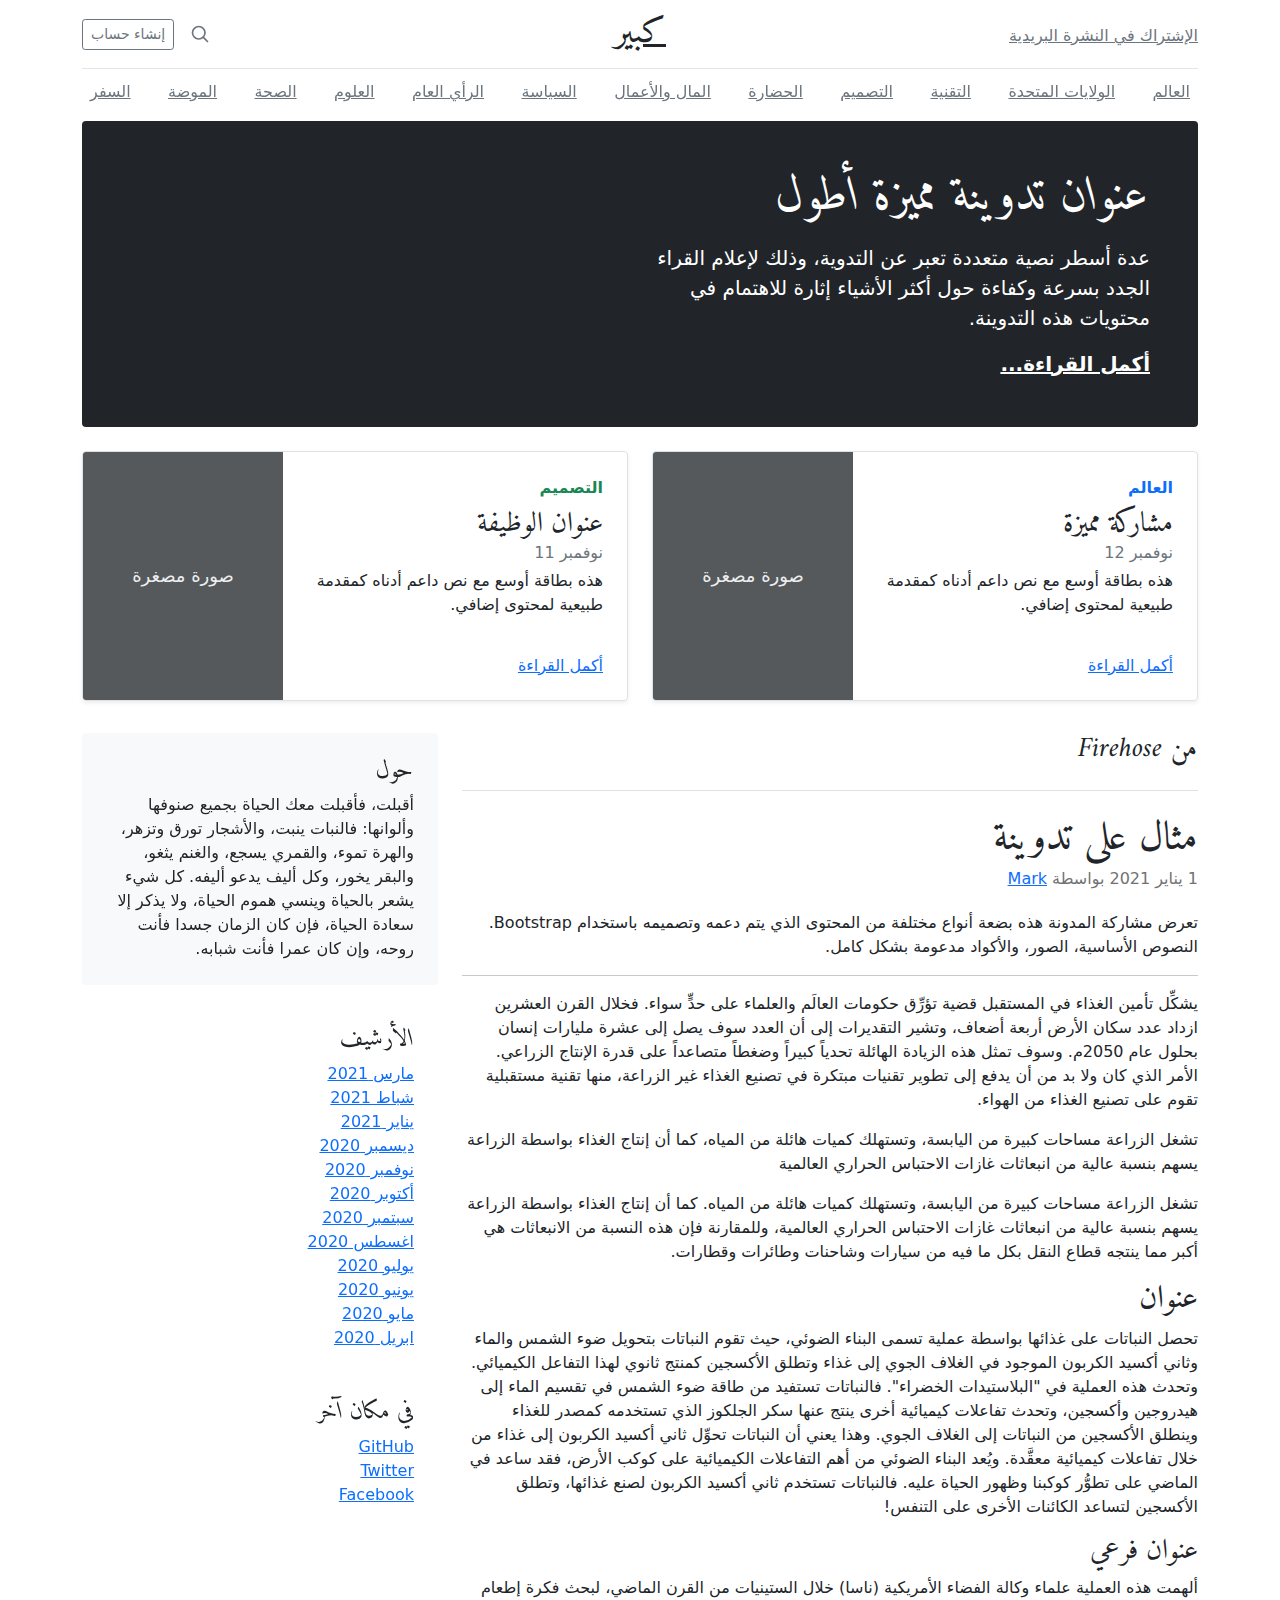
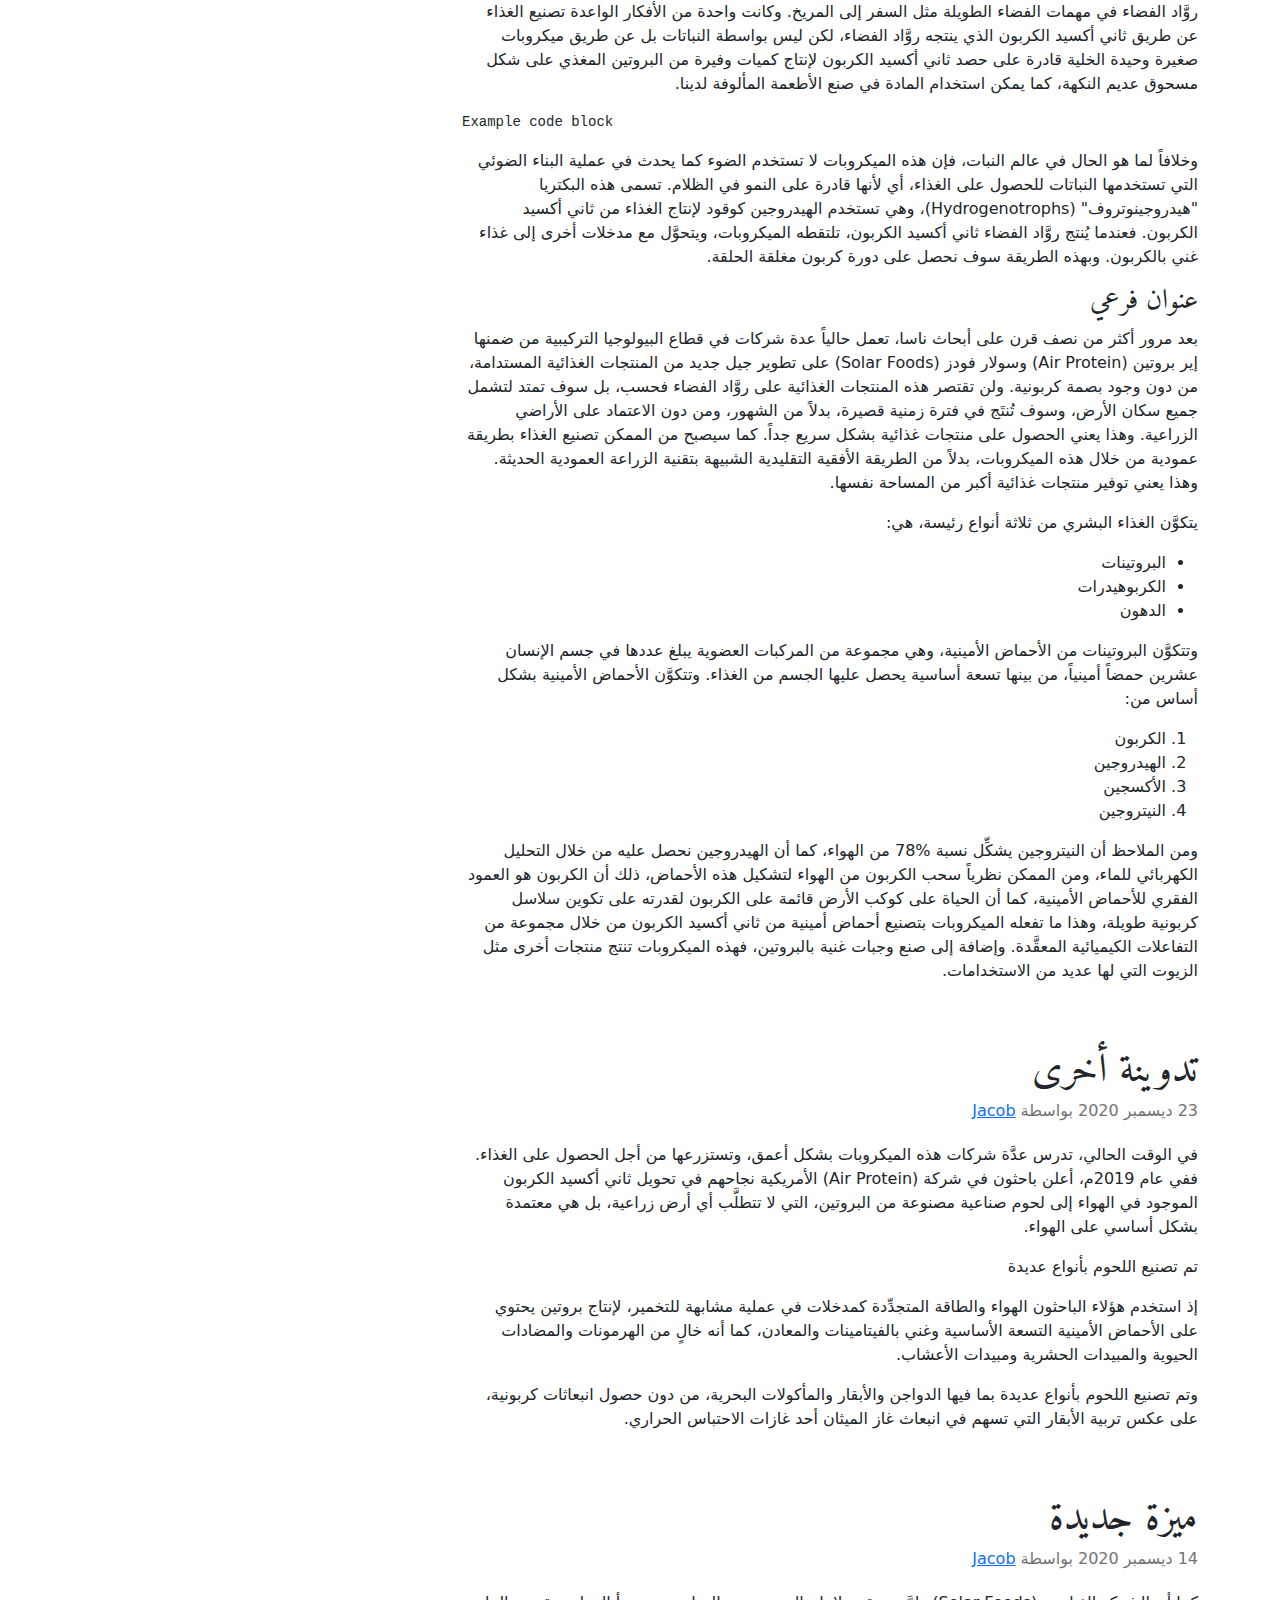
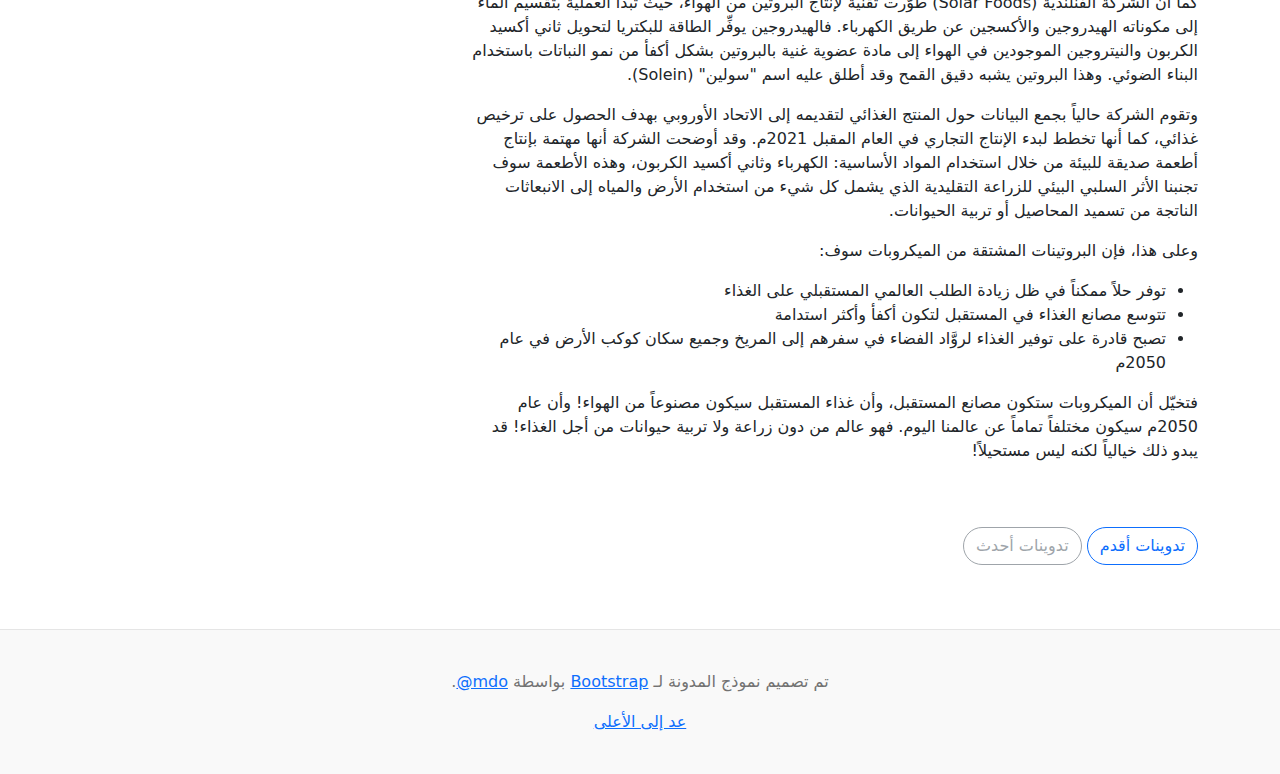
<file: boot/blog-rtl/index.html>
<!doctype html>
<html lang="ar" dir="rtl">
  <head>
    <meta charset="utf-8">
    <meta name="viewport" content="width=device-width, initial-scale=1">
    <meta name="description" content="">
    <meta name="author" content="Mark Otto, Jacob Thornton, and Bootstrap contributors">
    <meta name="generator" content="Hugo 0.88.1">
    <title>قالب المدونة · Bootstrap v5.1</title>

    <link rel="canonical" href="https://getbootstrap.com/docs/5.1/examples/blog-rtl/">

    

    <!-- Bootstrap core CSS -->
<link href="../assets/dist/css/bootstrap.rtl.min.css" rel="stylesheet">

    <style>
      .bd-placeholder-img {
        font-size: 1.125rem;
        text-anchor: middle;
        -webkit-user-select: none;
        -moz-user-select: none;
        user-select: none;
      }

      @media (min-width: 768px) {
        .bd-placeholder-img-lg {
          font-size: 3.5rem;
        }
      }
    </style>

    
    <!-- Custom styles for this template -->
    <link href="https://fonts.googleapis.com/css?family=Amiri:wght@400;700&amp;display=swap" rel="stylesheet">
    <!-- Custom styles for this template -->
    <link href="../blog/blog.rtl.css" rel="stylesheet">
  </head>
  <body>
    
<div class="container">
  <header class="blog-header py-3">
    <div class="row flex-nowrap justify-content-between align-items-center">
      <div class="col-4 pt-1">
        <a class="link-secondary" href="#">الإشتراك في النشرة البريدية</a>
      </div>
      <div class="col-4 text-center">
        <a class="blog-header-logo text-dark" href="#">كبير</a>
      </div>
      <div class="col-4 d-flex justify-content-end align-items-center">
        <a class="link-secondary" href="#" aria-label="بحث">
          <svg xmlns="http://www.w3.org/2000/svg" width="20" height="20" fill="none" stroke="currentColor" stroke-linecap="round" stroke-linejoin="round" stroke-width="2" class="mx-3" role="img" viewBox="0 0 24 24"><title>بحث</title><circle cx="10.5" cy="10.5" r="7.5"/><path d="M21 21l-5.2-5.2"/></svg>
        </a>
        <a class="btn btn-sm btn-outline-secondary" href="#">إنشاء حساب</a>
      </div>
    </div>
  </header>

  <div class="nav-scroller py-1 mb-2">
    <nav class="nav d-flex justify-content-between">
      <a class="p-2 link-secondary" href="#">العالم</a>
      <a class="p-2 link-secondary" href="#">الولايات المتحدة</a>
      <a class="p-2 link-secondary" href="#">التقنية</a>
      <a class="p-2 link-secondary" href="#">التصميم</a>
      <a class="p-2 link-secondary" href="#">الحضارة</a>
      <a class="p-2 link-secondary" href="#">المال والأعمال</a>
      <a class="p-2 link-secondary" href="#">السياسة</a>
      <a class="p-2 link-secondary" href="#">الرأي العام</a>
      <a class="p-2 link-secondary" href="#">العلوم</a>
      <a class="p-2 link-secondary" href="#">الصحة</a>
      <a class="p-2 link-secondary" href="#">الموضة</a>
      <a class="p-2 link-secondary" href="#">السفر</a>
    </nav>
  </div>
</div>

<main class="container">
  <div class="p-4 p-md-5 mb-4 text-white rounded bg-dark">
    <div class="col-md-6 px-0">
      <h1 class="display-4 fst-italic">عنوان تدوينة مميزة أطول</h1>
      <p class="lead my-3">عدة أسطر نصية متعددة تعبر عن التدوية، وذلك لإعلام القراء الجدد بسرعة وكفاءة حول أكثر الأشياء إثارة للاهتمام في محتويات هذه التدوينة.</p>
      <p class="lead mb-0"><a href="#" class="text-white fw-bold">أكمل القراءة...</a></p>
    </div>
  </div>

  <div class="row mb-2">
    <div class="col-md-6">
      <div class="row g-0 border rounded overflow-hidden flex-md-row mb-4 shadow-sm h-md-250 position-relative">
        <div class="col p-4 d-flex flex-column position-static">
          <strong class="d-inline-block mb-2 text-primary">العالم</strong>
          <h3 class="mb-0">مشاركة مميزة</h3>
          <div class="mb-1 text-muted">نوفمبر 12</div>
          <p class="card-text mb-auto">هذه بطاقة أوسع مع نص داعم أدناه كمقدمة طبيعية لمحتوى إضافي.</p>
          <a href="#" class="stretched-link">أكمل القراءة</a>
        </div>
        <div class="col-auto d-none d-lg-block">
          <svg class="bd-placeholder-img" width="200" height="250" xmlns="http://www.w3.org/2000/svg" role="img" aria-label="Placeholder: صورة مصغرة" preserveAspectRatio="xMidYMid slice" focusable="false"><title>Placeholder</title><rect width="100%" height="100%" fill="#55595c"/><text x="50%" y="50%" fill="#eceeef" dy=".3em">صورة مصغرة</text></svg>

        </div>
      </div>
    </div>
    <div class="col-md-6">
      <div class="row g-0 border rounded overflow-hidden flex-md-row mb-4 shadow-sm h-md-250 position-relative">
        <div class="col p-4 d-flex flex-column position-static">
          <strong class="d-inline-block mb-2 text-success">التصميم</strong>
          <h3 class="mb-0">عنوان الوظيفة</h3>
          <div class="mb-1 text-muted">نوفمبر 11</div>
          <p class="mb-auto">هذه بطاقة أوسع مع نص داعم أدناه كمقدمة طبيعية لمحتوى إضافي.</p>
          <a href="#" class="stretched-link">أكمل القراءة</a>
        </div>
        <div class="col-auto d-none d-lg-block">
          <svg class="bd-placeholder-img" width="200" height="250" xmlns="http://www.w3.org/2000/svg" role="img" aria-label="Placeholder: صورة مصغرة" preserveAspectRatio="xMidYMid slice" focusable="false"><title>Placeholder</title><rect width="100%" height="100%" fill="#55595c"/><text x="50%" y="50%" fill="#eceeef" dy=".3em">صورة مصغرة</text></svg>

        </div>
      </div>
    </div>
  </div>

  <div class="row">
    <div class="col-md-8">
      <h3 class="pb-4 mb-4 fst-italic border-bottom">
        من Firehose
      </h3>

      <article class="blog-post">
        <h2 class="blog-post-title">مثال على تدوينة</h2>
        <p class="blog-post-meta">1 يناير 2021 بواسطة <a href="#"> Mark </a></p>

        <p>تعرض مشاركة المدونة هذه بضعة أنواع مختلفة من المحتوى الذي يتم دعمه وتصميمه باستخدام Bootstrap. النصوص الأساسية، الصور، والأكواد مدعومة بشكل كامل.</p>
        <hr>
        <p>يشكِّل تأمين الغذاء في المستقبل قضية تؤرِّق حكومات العالَم والعلماء على حدٍّ سواء. فخلال القرن العشرين ازداد عدد سكان الأرض أربعة أضعاف، وتشير التقديرات إلى أن العدد سوف يصل إلى عشرة مليارات إنسان بحلول عام 2050م. وسوف تمثل هذه الزيادة الهائلة تحدياً كبيراً وضغطاً متصاعداً على قدرة الإنتاج الزراعي. الأمر الذي كان ولا بد من أن يدفع إلى تطوير تقنيات مبتكرة في تصنيع الغذاء غير الزراعة، منها تقنية مستقبلية تقوم على تصنيع الغذاء من الهواء.</p>
        <blockquote>
          <p>تشغل الزراعة مساحات كبيرة من اليابسة، وتستهلك كميات هائلة من المياه، كما أن إنتاج الغذاء بواسطة الزراعة يسهم بنسبة عالية من انبعاثات غازات الاحتباس الحراري العالمية</p>
        </blockquote>
        <p>تشغل الزراعة مساحات كبيرة من اليابسة، وتستهلك كميات هائلة من المياه. كما أن إنتاج الغذاء بواسطة الزراعة يسهم بنسبة عالية من انبعاثات غازات الاحتباس الحراري العالمية، وللمقارنة فإن هذه النسبة من الانبعاثات هي أكبر مما ينتجه قطاع النقل بكل ما فيه من سيارات وشاحنات وطائرات وقطارات.</p>
        <h2>عنوان</h2>
        <p>تحصل النباتات على غذائها بواسطة عملية تسمى البناء الضوئي، حيث تقوم النباتات بتحويل ضوء الشمس والماء وثاني أكسيد الكربون الموجود في الغلاف الجوي إلى غذاء وتطلق الأكسجين كمنتج ثانوي لهذا التفاعل الكيميائي. وتحدث هذه العملية في "البلاستيدات الخضراء". فالنباتات تستفيد من طاقة ضوء الشمس في تقسيم الماء إلى هيدروجين وأكسجين، وتحدث تفاعلات كيميائية أخرى ينتج عنها سكر الجلكوز الذي تستخدمه كمصدر للغذاء وينطلق الأكسجين من النباتات إلى الغلاف الجوي. وهذا يعني أن النباتات تحوِّل ثاني أكسيد الكربون إلى غذاء من خلال تفاعلات كيميائية معقَّدة. ويُعد البناء الضوئي من أهم التفاعلات الكيميائية على كوكب الأرض، فقد ساعد في الماضي على تطوُّر كوكبنا وظهور الحياة عليه. فالنباتات تستخدم ثاني أكسيد الكربون لصنع غذائها، وتطلق الأكسجين لتساعد الكائنات الأخرى على التنفس!</p>
        <h3>عنوان فرعي</h3>
        <p>ألهمت هذه العملية علماء وكالة الفضاء الأمريكية (ناسا) خلال الستينيات من القرن الماضي، لبحث فكرة إطعام روَّاد الفضاء في مهمات الفضاء الطويلة مثل السفر إلى المريخ. وكانت واحدة من الأفكار الواعدة تصنيع الغذاء عن طريق ثاني أكسيد الكربون الذي ينتجه روَّاد الفضاء، لكن ليس بواسطة النباتات بل عن طريق ميكروبات صغيرة وحيدة الخلية قادرة على حصد ثاني أكسيد الكربون لإنتاج كميات وفيرة من البروتين المغذي على شكل مسحوق عديم النكهة، كما يمكن استخدام المادة في صنع الأطعمة المألوفة لدينا.</p>
        <pre><code>Example code block</code></pre>
        <p>وخلافاً لما هو الحال في عالم النبات، فإن هذه الميكروبات لا تستخدم الضوء كما يحدث في عملية البناء الضوئي التي تستخدمها النباتات للحصول على الغذاء، أي لأنها قادرة على النمو في الظلام. تسمى هذه البكتريا "هيدروجينوتروف" (Hydrogenotrophs)، وهي تستخدم الهيدروجين كوقود لإنتاج الغذاء من ثاني أكسيد الكربون. فعندما يُنتج روَّاد الفضاء ثاني أكسيد الكربون، تلتقطه الميكروبات، ويتحوَّل مع مدخلات أخرى إلى غذاء غني بالكربون. وبهذه الطريقة سوف نحصل على دورة كربون مغلقة الحلقة.</p>
        <h3>عنوان فرعي</h3>
        <p>بعد مرور أكثر من نصف قرن على أبحاث ناسا، تعمل حالياً عدة شركات في قطاع البيولوجيا التركيبية من ضمنها إير بروتين (Air Protein) وسولار فودز (Solar Foods) على تطوير جيل جديد من المنتجات الغذائية المستدامة، من دون وجود بصمة كربونية. ولن تقتصر هذه المنتجات الغذائية على روَّاد الفضاء فحسب، بل سوف تمتد لتشمل جميع سكان الأرض، وسوف تُنتَج في فترة زمنية قصيرة، بدلاً من الشهور، ومن دون الاعتماد على الأراضي الزراعية. وهذا يعني الحصول على منتجات غذائية بشكل سريع جداً. كما سيصبح من الممكن تصنيع الغذاء بطريقة عمودية من خلال هذه الميكروبات، بدلاً من الطريقة الأفقية التقليدية الشبيهة بتقنية الزراعة العمودية الحديثة. وهذا يعني توفير منتجات غذائية أكبر من المساحة نفسها.</p>
        <p>يتكوَّن الغذاء البشري من ثلاثة أنواع رئيسة، هي:</p>
        <ul>
          <li>البروتينات</li>
          <li>الكربوهيدرات</li>
          <li>الدهون</li>
        </ul>
        <p>وتتكوَّن البروتينات من الأحماض الأمينية، وهي مجموعة من المركبات العضوية يبلغ عددها في جسم الإنسان عشرين حمضاً أمينياً، من بينها تسعة أساسية يحصل عليها الجسم من الغذاء. وتتكوَّن الأحماض الأمينية بشكل أساس من:</p>
        <ol>
          <li>الكربون</li>
          <li>الهيدروجين</li>
          <li>الأكسجين</li>
          <li>النيتروجين</li>
        </ol>
        <p>ومن الملاحظ أن النيتروجين يشكِّل نسبة %78 من الهواء، كما أن الهيدروجين نحصل عليه من خلال التحليل الكهربائي للماء، ومن الممكن نظرياً سحب الكربون من الهواء لتشكيل هذه الأحماض، ذلك أن الكربون هو العمود الفقري للأحماض الأمينية، كما أن الحياة على كوكب الأرض قائمة على الكربون لقدرته على تكوين سلاسل كربونية طويلة، وهذا ما تفعله الميكروبات بتصنيع أحماض أمينية من ثاني أكسيد الكربون من خلال مجموعة من التفاعلات الكيميائية المعقَّدة. وإضافة إلى صنع وجبات غنية بالبروتين، فهذه الميكروبات تنتج منتجات أخرى مثل الزيوت التي لها عديد من الاستخدامات.</p>
      </article>

      <article class="blog-post">
        <h2 class="blog-post-title">تدوينة أخرى</h2>
        <p class="blog-post-meta">23 ديسمبر 2020 بواسطة <a href="#">Jacob</a></p>

        <p>في الوقت الحالي، تدرس عدَّة شركات هذه الميكروبات بشكل أعمق، وتستزرعها من أجل الحصول على الغذاء. ففي عام 2019م، أعلن باحثون في شركة (Air Protein) الأمريكية نجاحهم في تحويل ثاني أكسيد الكربون الموجود في الهواء إلى لحوم صناعية مصنوعة من البروتين، التي لا تتطلَّب أي أرض زراعية، بل هي معتمدة بشكل أساسي على الهواء.</p>
        <blockquote>
          <p>تم تصنيع اللحوم بأنواع عديدة</p>
        </blockquote>
        <p>إذ استخدم هؤلاء الباحثون الهواء والطاقة المتجدِّدة كمدخلات في عملية مشابهة للتخمير، لإنتاج بروتين يحتوي على الأحماض الأمينية التسعة الأساسية وغني بالفيتامينات والمعادن، كما أنه خالٍ من الهرمونات والمضادات الحيوية والمبيدات الحشرية ومبيدات الأعشاب.</p>
        <p> وتم تصنيع اللحوم بأنواع عديدة بما فيها الدواجن والأبقار والمأكولات البحرية، من دون حصول انبعاثات كربونية، على عكس تربية الأبقار التي تسهم في انبعاث غاز الميثان أحد غازات الاحتباس الحراري.</p>
      </article>

      <article class="blog-post">
        <h2 class="blog-post-title">ميزة جديدة</h2>
        <p class="blog-post-meta">14 ديسمبر 2020 بواسطة <a href="#">Jacob</a></p>

        <p>كما أن الشركة الفنلندية (Solar Foods) طوَّرت تقنية لإنتاج البروتين من الهواء، حيث تبدأ العملية بتقسيم الماء إلى مكوناته الهيدروجين والأكسجين عن طريق الكهرباء. فالهيدروجين يوفِّر الطاقة للبكتريا لتحويل ثاني أكسيد الكربون والنيتروجين الموجودين في الهواء إلى مادة عضوية غنية بالبروتين بشكل أكفأ من نمو النباتات باستخدام البناء الضوئي. وهذا البروتين يشبه دقيق القمح وقد أطلق عليه اسم "سولين" (Solein).</p>
        <p>وتقوم الشركة حالياً بجمع البيانات حول المنتج الغذائي لتقديمه إلى الاتحاد الأوروبي بهدف الحصول على ترخيص غذائي، كما أنها تخطط لبدء الإنتاج التجاري في العام المقبل 2021م. وقد أوضحت الشركة أنها مهتمة بإنتاج أطعمة صديقة للبيئة من خلال استخدام المواد الأساسية: الكهرباء وثاني أكسيد الكربون، وهذه الأطعمة سوف تجنبنا الأثر السلبي البيئي للزراعة التقليدية الذي يشمل كل شيء من استخدام الأرض والمياه إلى الانبعاثات الناتجة من تسميد المحاصيل أو تربية الحيوانات.</p>
        <p>وعلى هذا، فإن البروتينات المشتقة من الميكروبات سوف:</p>
        <ul>
          <li>توفر حلاً ممكناً في ظل زيادة الطلب العالمي المستقبلي على الغذاء</li>
          <li>تتوسع مصانع الغذاء في المستقبل لتكون أكفأ وأكثر استدامة</li>
          <li>تصبح قادرة على توفير الغذاء لروَّاد الفضاء في سفرهم إلى المريخ وجميع سكان كوكب الأرض في عام 2050م</li>
        </ul>
        <p>فتخيّل أن الميكروبات ستكون مصانع المستقبل، وأن غذاء المستقبل سيكون مصنوعاً من الهواء! وأن عام 2050م سيكون مختلفاً تماماً عن عالمنا اليوم. فهو عالم من دون زراعة ولا تربية حيوانات من أجل الغذاء! قد يبدو ذلك خيالياً لكنه ليس مستحيلاً!</p>
      </article>

      <nav class="blog-pagination" aria-label="Pagination">
        <a class="btn btn-outline-primary" href="#">تدوينات أقدم</a>
        <a class="btn btn-outline-secondary disabled">تدوينات أحدث</a>
      </nav>

    </div>

    <div class="col-md-4">
      <div class="position-sticky" style="top: 2rem;">
        <div class="p-4 mb-3 bg-light rounded">
          <h4 class="fst-italic">حول</h4>
          <p class="mb-0">أقبلت، فأقبلت معك الحياة بجميع صنوفها وألوانها: فالنبات ينبت، والأشجار تورق وتزهر، والهرة تموء، والقمري يسجع، والغنم يثغو، والبقر يخور، وكل أليف يدعو أليفه. كل شيء يشعر بالحياة وينسي هموم الحياة، ولا يذكر إلا سعادة الحياة، فإن كان الزمان جسدا فأنت روحه، وإن كان عمرا فأنت شبابه.</p>
        </div>

        <div class="p-4">
          <h4 class="fst-italic">الأرشيف</h4>
          <ol class="list-unstyled mb-0">
            <li><a href="#">مارس 2021</a></li>
            <li><a href="#">شباط 2021</a></li>
            <li><a href="#">يناير 2021</a></li>
            <li><a href="#">ديسمبر 2020</a></li>
            <li><a href="#">نوفمبر 2020</a></li>
            <li><a href="#">أكتوبر 2020</a></li>
            <li><a href="#">سبتمبر 2020</a></li>
            <li><a href="#">اغسطس 2020</a></li>
            <li><a href="#">يوليو 2020</a></li>
            <li><a href="#">يونيو 2020</a></li>
            <li><a href="#">مايو 2020</a></li>
            <li><a href="#">ابريل 2020</a></li>
          </ol>
        </div>

        <div class="p-4">
          <h4 class="fst-italic">في مكان آخر</h4>
          <ol class="list-unstyled">
            <li><a href="#">GitHub</a></li>
            <li><a href="#">Twitter</a></li>
            <li><a href="#">Facebook</a></li>
          </ol>
        </div>
      </div>
    </div>
  </div>

</main>

<footer class="blog-footer">
  <p>تم تصميم نموذج المدونة لـ <a href="https://getbootstrap.com/">Bootstrap</a> بواسطة <a href="https://twitter.com/mdo"><bdi lang="en" dir="ltr">@mdo</bdi></a>.</p>
  <p>
    <a href="#">عد إلى الأعلى</a>
  </p>
</footer>


    
  </body>
</html>
</file>
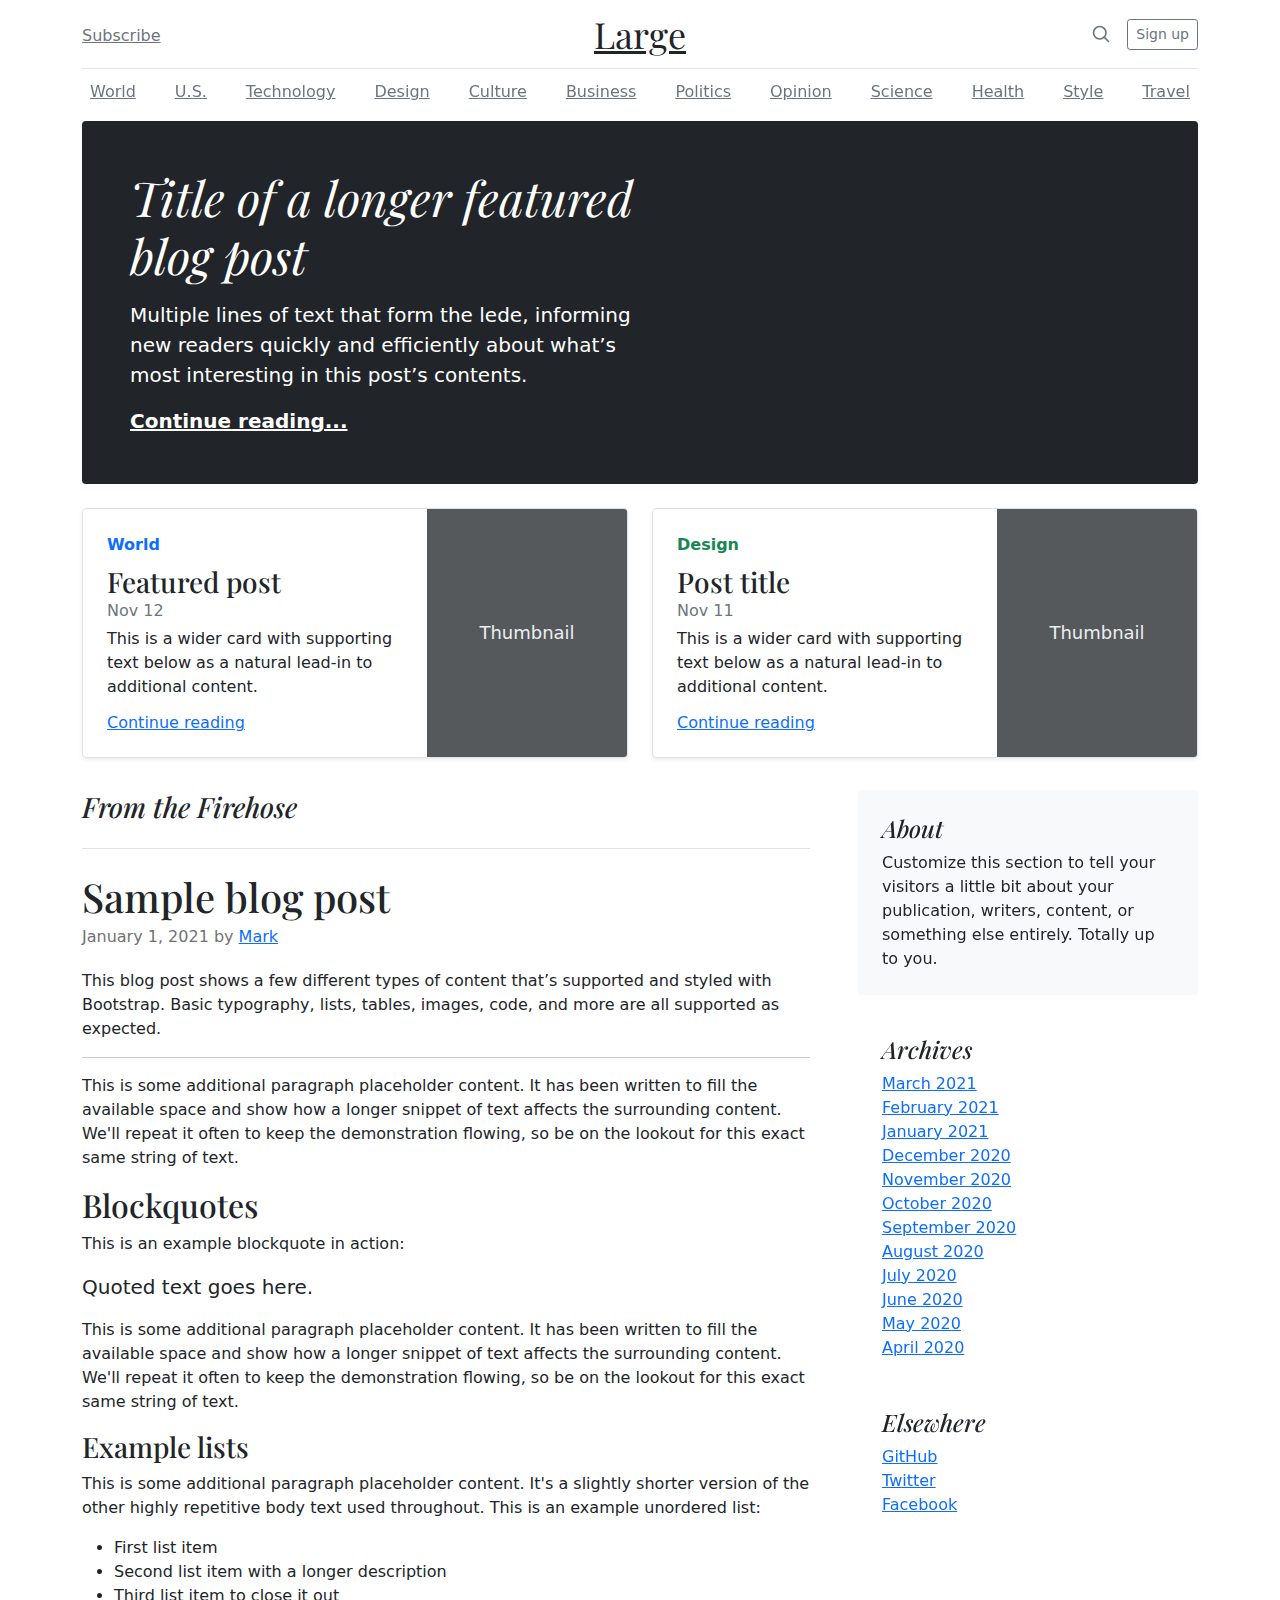
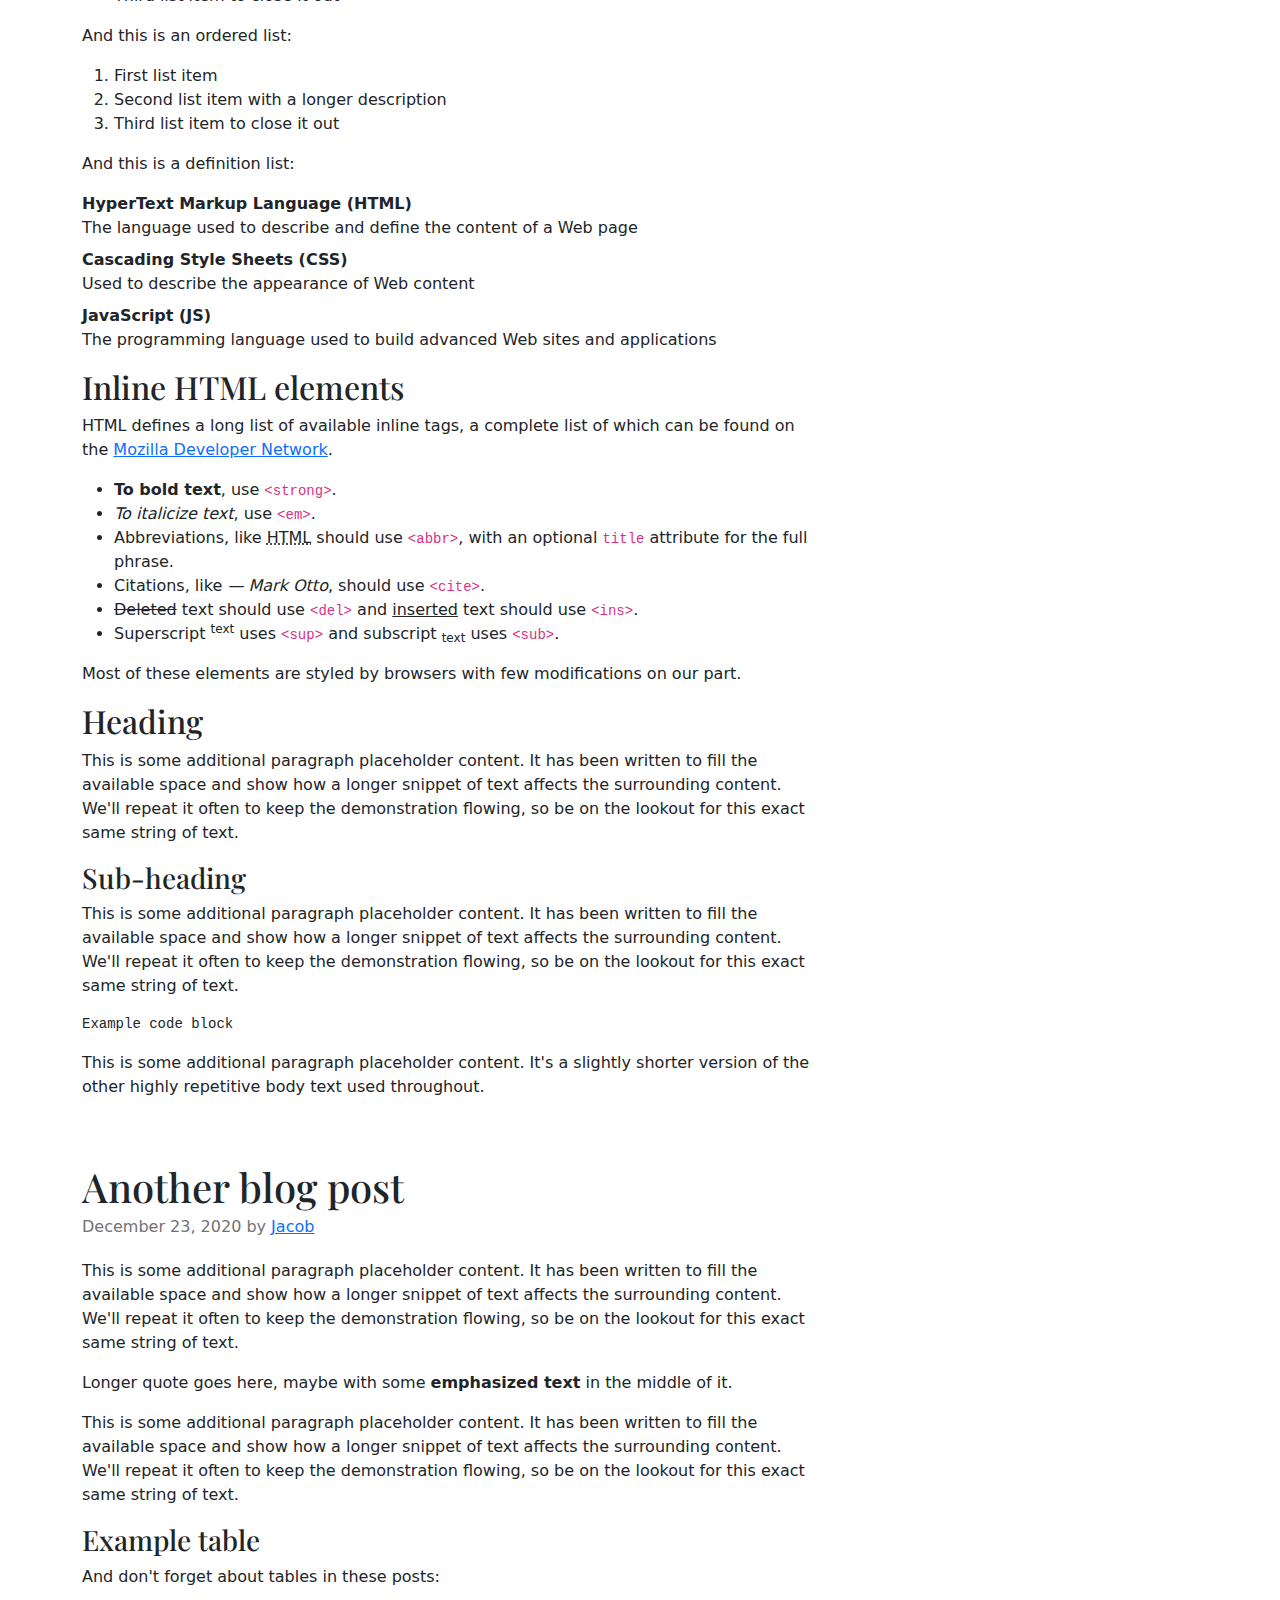
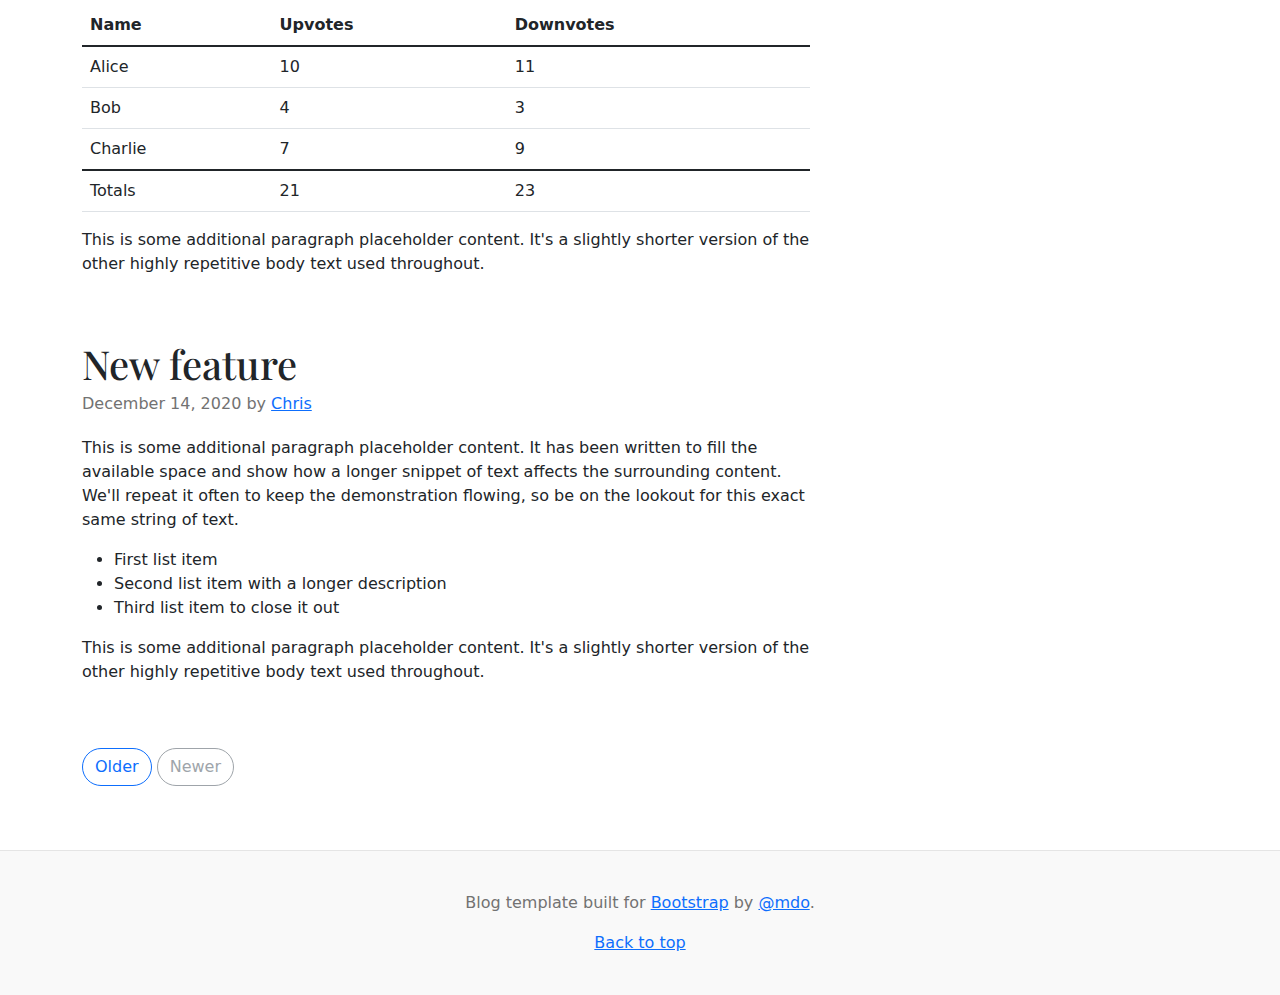
<file: boot/blog/index.html>
<!doctype html>
<html lang="en">
  <head>
    <meta charset="utf-8">
    <meta name="viewport" content="width=device-width, initial-scale=1">
    <meta name="description" content="">
    <meta name="author" content="Mark Otto, Jacob Thornton, and Bootstrap contributors">
    <meta name="generator" content="Hugo 0.88.1">
    <title>Blog Template · Bootstrap v5.1</title>

    <link rel="canonical" href="https://getbootstrap.com/docs/5.1/examples/blog/">

    

    <!-- Bootstrap core CSS -->
<link href="../assets/dist/css/bootstrap.min.css" rel="stylesheet">

    <style>
      .bd-placeholder-img {
        font-size: 1.125rem;
        text-anchor: middle;
        -webkit-user-select: none;
        -moz-user-select: none;
        user-select: none;
      }

      @media (min-width: 768px) {
        .bd-placeholder-img-lg {
          font-size: 3.5rem;
        }
      }
    </style>

    
    <!-- Custom styles for this template -->
    <link href="https://fonts.googleapis.com/css?family=Playfair&#43;Display:700,900&amp;display=swap" rel="stylesheet">
    <!-- Custom styles for this template -->
    <link href="blog.css" rel="stylesheet">
  </head>
  <body>
    
<div class="container">
  <header class="blog-header py-3">
    <div class="row flex-nowrap justify-content-between align-items-center">
      <div class="col-4 pt-1">
        <a class="link-secondary" href="#">Subscribe</a>
      </div>
      <div class="col-4 text-center">
        <a class="blog-header-logo text-dark" href="#">Large</a>
      </div>
      <div class="col-4 d-flex justify-content-end align-items-center">
        <a class="link-secondary" href="#" aria-label="Search">
          <svg xmlns="http://www.w3.org/2000/svg" width="20" height="20" fill="none" stroke="currentColor" stroke-linecap="round" stroke-linejoin="round" stroke-width="2" class="mx-3" role="img" viewBox="0 0 24 24"><title>Search</title><circle cx="10.5" cy="10.5" r="7.5"/><path d="M21 21l-5.2-5.2"/></svg>
        </a>
        <a class="btn btn-sm btn-outline-secondary" href="#">Sign up</a>
      </div>
    </div>
  </header>

  <div class="nav-scroller py-1 mb-2">
    <nav class="nav d-flex justify-content-between">
      <a class="p-2 link-secondary" href="#">World</a>
      <a class="p-2 link-secondary" href="#">U.S.</a>
      <a class="p-2 link-secondary" href="#">Technology</a>
      <a class="p-2 link-secondary" href="#">Design</a>
      <a class="p-2 link-secondary" href="#">Culture</a>
      <a class="p-2 link-secondary" href="#">Business</a>
      <a class="p-2 link-secondary" href="#">Politics</a>
      <a class="p-2 link-secondary" href="#">Opinion</a>
      <a class="p-2 link-secondary" href="#">Science</a>
      <a class="p-2 link-secondary" href="#">Health</a>
      <a class="p-2 link-secondary" href="#">Style</a>
      <a class="p-2 link-secondary" href="#">Travel</a>
    </nav>
  </div>
</div>

<main class="container">
  <div class="p-4 p-md-5 mb-4 text-white rounded bg-dark">
    <div class="col-md-6 px-0">
      <h1 class="display-4 fst-italic">Title of a longer featured blog post</h1>
      <p class="lead my-3">Multiple lines of text that form the lede, informing new readers quickly and efficiently about what’s most interesting in this post’s contents.</p>
      <p class="lead mb-0"><a href="#" class="text-white fw-bold">Continue reading...</a></p>
    </div>
  </div>

  <div class="row mb-2">
    <div class="col-md-6">
      <div class="row g-0 border rounded overflow-hidden flex-md-row mb-4 shadow-sm h-md-250 position-relative">
        <div class="col p-4 d-flex flex-column position-static">
          <strong class="d-inline-block mb-2 text-primary">World</strong>
          <h3 class="mb-0">Featured post</h3>
          <div class="mb-1 text-muted">Nov 12</div>
          <p class="card-text mb-auto">This is a wider card with supporting text below as a natural lead-in to additional content.</p>
          <a href="#" class="stretched-link">Continue reading</a>
        </div>
        <div class="col-auto d-none d-lg-block">
          <svg class="bd-placeholder-img" width="200" height="250" xmlns="http://www.w3.org/2000/svg" role="img" aria-label="Placeholder: Thumbnail" preserveAspectRatio="xMidYMid slice" focusable="false"><title>Placeholder</title><rect width="100%" height="100%" fill="#55595c"/><text x="50%" y="50%" fill="#eceeef" dy=".3em">Thumbnail</text></svg>

        </div>
      </div>
    </div>
    <div class="col-md-6">
      <div class="row g-0 border rounded overflow-hidden flex-md-row mb-4 shadow-sm h-md-250 position-relative">
        <div class="col p-4 d-flex flex-column position-static">
          <strong class="d-inline-block mb-2 text-success">Design</strong>
          <h3 class="mb-0">Post title</h3>
          <div class="mb-1 text-muted">Nov 11</div>
          <p class="mb-auto">This is a wider card with supporting text below as a natural lead-in to additional content.</p>
          <a href="#" class="stretched-link">Continue reading</a>
        </div>
        <div class="col-auto d-none d-lg-block">
          <svg class="bd-placeholder-img" width="200" height="250" xmlns="http://www.w3.org/2000/svg" role="img" aria-label="Placeholder: Thumbnail" preserveAspectRatio="xMidYMid slice" focusable="false"><title>Placeholder</title><rect width="100%" height="100%" fill="#55595c"/><text x="50%" y="50%" fill="#eceeef" dy=".3em">Thumbnail</text></svg>

        </div>
      </div>
    </div>
  </div>

  <div class="row g-5">
    <div class="col-md-8">
      <h3 class="pb-4 mb-4 fst-italic border-bottom">
        From the Firehose
      </h3>

      <article class="blog-post">
        <h2 class="blog-post-title">Sample blog post</h2>
        <p class="blog-post-meta">January 1, 2021 by <a href="#">Mark</a></p>

        <p>This blog post shows a few different types of content that’s supported and styled with Bootstrap. Basic typography, lists, tables, images, code, and more are all supported as expected.</p>
        <hr>
        <p>This is some additional paragraph placeholder content. It has been written to fill the available space and show how a longer snippet of text affects the surrounding content. We'll repeat it often to keep the demonstration flowing, so be on the lookout for this exact same string of text.</p>
        <h2>Blockquotes</h2>
        <p>This is an example blockquote in action:</p>
        <blockquote class="blockquote">
          <p>Quoted text goes here.</p>
        </blockquote>
        <p>This is some additional paragraph placeholder content. It has been written to fill the available space and show how a longer snippet of text affects the surrounding content. We'll repeat it often to keep the demonstration flowing, so be on the lookout for this exact same string of text.</p>
        <h3>Example lists</h3>
        <p>This is some additional paragraph placeholder content. It's a slightly shorter version of the other highly repetitive body text used throughout. This is an example unordered list:</p>
        <ul>
          <li>First list item</li>
          <li>Second list item with a longer description</li>
          <li>Third list item to close it out</li>
        </ul>
        <p>And this is an ordered list:</p>
        <ol>
          <li>First list item</li>
          <li>Second list item with a longer description</li>
          <li>Third list item to close it out</li>
        </ol>
        <p>And this is a definition list:</p>
        <dl>
          <dt>HyperText Markup Language (HTML)</dt>
          <dd>The language used to describe and define the content of a Web page</dd>
          <dt>Cascading Style Sheets (CSS)</dt>
          <dd>Used to describe the appearance of Web content</dd>
          <dt>JavaScript (JS)</dt>
          <dd>The programming language used to build advanced Web sites and applications</dd>
        </dl>
        <h2>Inline HTML elements</h2>
        <p>HTML defines a long list of available inline tags, a complete list of which can be found on the <a href="https://developer.mozilla.org/en-US/docs/Web/HTML/Element">Mozilla Developer Network</a>.</p>
        <ul>
          <li><strong>To bold text</strong>, use <code class="language-plaintext highlighter-rouge">&lt;strong&gt;</code>.</li>
          <li><em>To italicize text</em>, use <code class="language-plaintext highlighter-rouge">&lt;em&gt;</code>.</li>
          <li>Abbreviations, like <abbr title="HyperText Markup Langage">HTML</abbr> should use <code class="language-plaintext highlighter-rouge">&lt;abbr&gt;</code>, with an optional <code class="language-plaintext highlighter-rouge">title</code> attribute for the full phrase.</li>
          <li>Citations, like <cite>— Mark Otto</cite>, should use <code class="language-plaintext highlighter-rouge">&lt;cite&gt;</code>.</li>
          <li><del>Deleted</del> text should use <code class="language-plaintext highlighter-rouge">&lt;del&gt;</code> and <ins>inserted</ins> text should use <code class="language-plaintext highlighter-rouge">&lt;ins&gt;</code>.</li>
          <li>Superscript <sup>text</sup> uses <code class="language-plaintext highlighter-rouge">&lt;sup&gt;</code> and subscript <sub>text</sub> uses <code class="language-plaintext highlighter-rouge">&lt;sub&gt;</code>.</li>
        </ul>
        <p>Most of these elements are styled by browsers with few modifications on our part.</p>
        <h2>Heading</h2>
        <p>This is some additional paragraph placeholder content. It has been written to fill the available space and show how a longer snippet of text affects the surrounding content. We'll repeat it often to keep the demonstration flowing, so be on the lookout for this exact same string of text.</p>
        <h3>Sub-heading</h3>
        <p>This is some additional paragraph placeholder content. It has been written to fill the available space and show how a longer snippet of text affects the surrounding content. We'll repeat it often to keep the demonstration flowing, so be on the lookout for this exact same string of text.</p>
        <pre><code>Example code block</code></pre>
        <p>This is some additional paragraph placeholder content. It's a slightly shorter version of the other highly repetitive body text used throughout.</p>
      </article>

      <article class="blog-post">
        <h2 class="blog-post-title">Another blog post</h2>
        <p class="blog-post-meta">December 23, 2020 by <a href="#">Jacob</a></p>

        <p>This is some additional paragraph placeholder content. It has been written to fill the available space and show how a longer snippet of text affects the surrounding content. We'll repeat it often to keep the demonstration flowing, so be on the lookout for this exact same string of text.</p>
        <blockquote>
          <p>Longer quote goes here, maybe with some <strong>emphasized text</strong> in the middle of it.</p>
        </blockquote>
        <p>This is some additional paragraph placeholder content. It has been written to fill the available space and show how a longer snippet of text affects the surrounding content. We'll repeat it often to keep the demonstration flowing, so be on the lookout for this exact same string of text.</p>
        <h3>Example table</h3>
        <p>And don't forget about tables in these posts:</p>
        <table class="table">
          <thead>
            <tr>
              <th>Name</th>
              <th>Upvotes</th>
              <th>Downvotes</th>
            </tr>
          </thead>
          <tbody>
            <tr>
              <td>Alice</td>
              <td>10</td>
              <td>11</td>
            </tr>
            <tr>
              <td>Bob</td>
              <td>4</td>
              <td>3</td>
            </tr>
            <tr>
              <td>Charlie</td>
              <td>7</td>
              <td>9</td>
            </tr>
          </tbody>
          <tfoot>
            <tr>
              <td>Totals</td>
              <td>21</td>
              <td>23</td>
            </tr>
          </tfoot>
        </table>

        <p>This is some additional paragraph placeholder content. It's a slightly shorter version of the other highly repetitive body text used throughout.</p>
      </article>

      <article class="blog-post">
        <h2 class="blog-post-title">New feature</h2>
        <p class="blog-post-meta">December 14, 2020 by <a href="#">Chris</a></p>

        <p>This is some additional paragraph placeholder content. It has been written to fill the available space and show how a longer snippet of text affects the surrounding content. We'll repeat it often to keep the demonstration flowing, so be on the lookout for this exact same string of text.</p>
        <ul>
          <li>First list item</li>
          <li>Second list item with a longer description</li>
          <li>Third list item to close it out</li>
        </ul>
        <p>This is some additional paragraph placeholder content. It's a slightly shorter version of the other highly repetitive body text used throughout.</p>
      </article>

      <nav class="blog-pagination" aria-label="Pagination">
        <a class="btn btn-outline-primary" href="#">Older</a>
        <a class="btn btn-outline-secondary disabled">Newer</a>
      </nav>

    </div>

    <div class="col-md-4">
      <div class="position-sticky" style="top: 2rem;">
        <div class="p-4 mb-3 bg-light rounded">
          <h4 class="fst-italic">About</h4>
          <p class="mb-0">Customize this section to tell your visitors a little bit about your publication, writers, content, or something else entirely. Totally up to you.</p>
        </div>

        <div class="p-4">
          <h4 class="fst-italic">Archives</h4>
          <ol class="list-unstyled mb-0">
            <li><a href="#">March 2021</a></li>
            <li><a href="#">February 2021</a></li>
            <li><a href="#">January 2021</a></li>
            <li><a href="#">December 2020</a></li>
            <li><a href="#">November 2020</a></li>
            <li><a href="#">October 2020</a></li>
            <li><a href="#">September 2020</a></li>
            <li><a href="#">August 2020</a></li>
            <li><a href="#">July 2020</a></li>
            <li><a href="#">June 2020</a></li>
            <li><a href="#">May 2020</a></li>
            <li><a href="#">April 2020</a></li>
          </ol>
        </div>

        <div class="p-4">
          <h4 class="fst-italic">Elsewhere</h4>
          <ol class="list-unstyled">
            <li><a href="#">GitHub</a></li>
            <li><a href="#">Twitter</a></li>
            <li><a href="#">Facebook</a></li>
          </ol>
        </div>
      </div>
    </div>
  </div>

</main>

<footer class="blog-footer">
  <p>Blog template built for <a href="https://getbootstrap.com/">Bootstrap</a> by <a href="https://twitter.com/mdo">@mdo</a>.</p>
  <p>
    <a href="#">Back to top</a>
  </p>
</footer>


    
  </body>
</html>
</file>
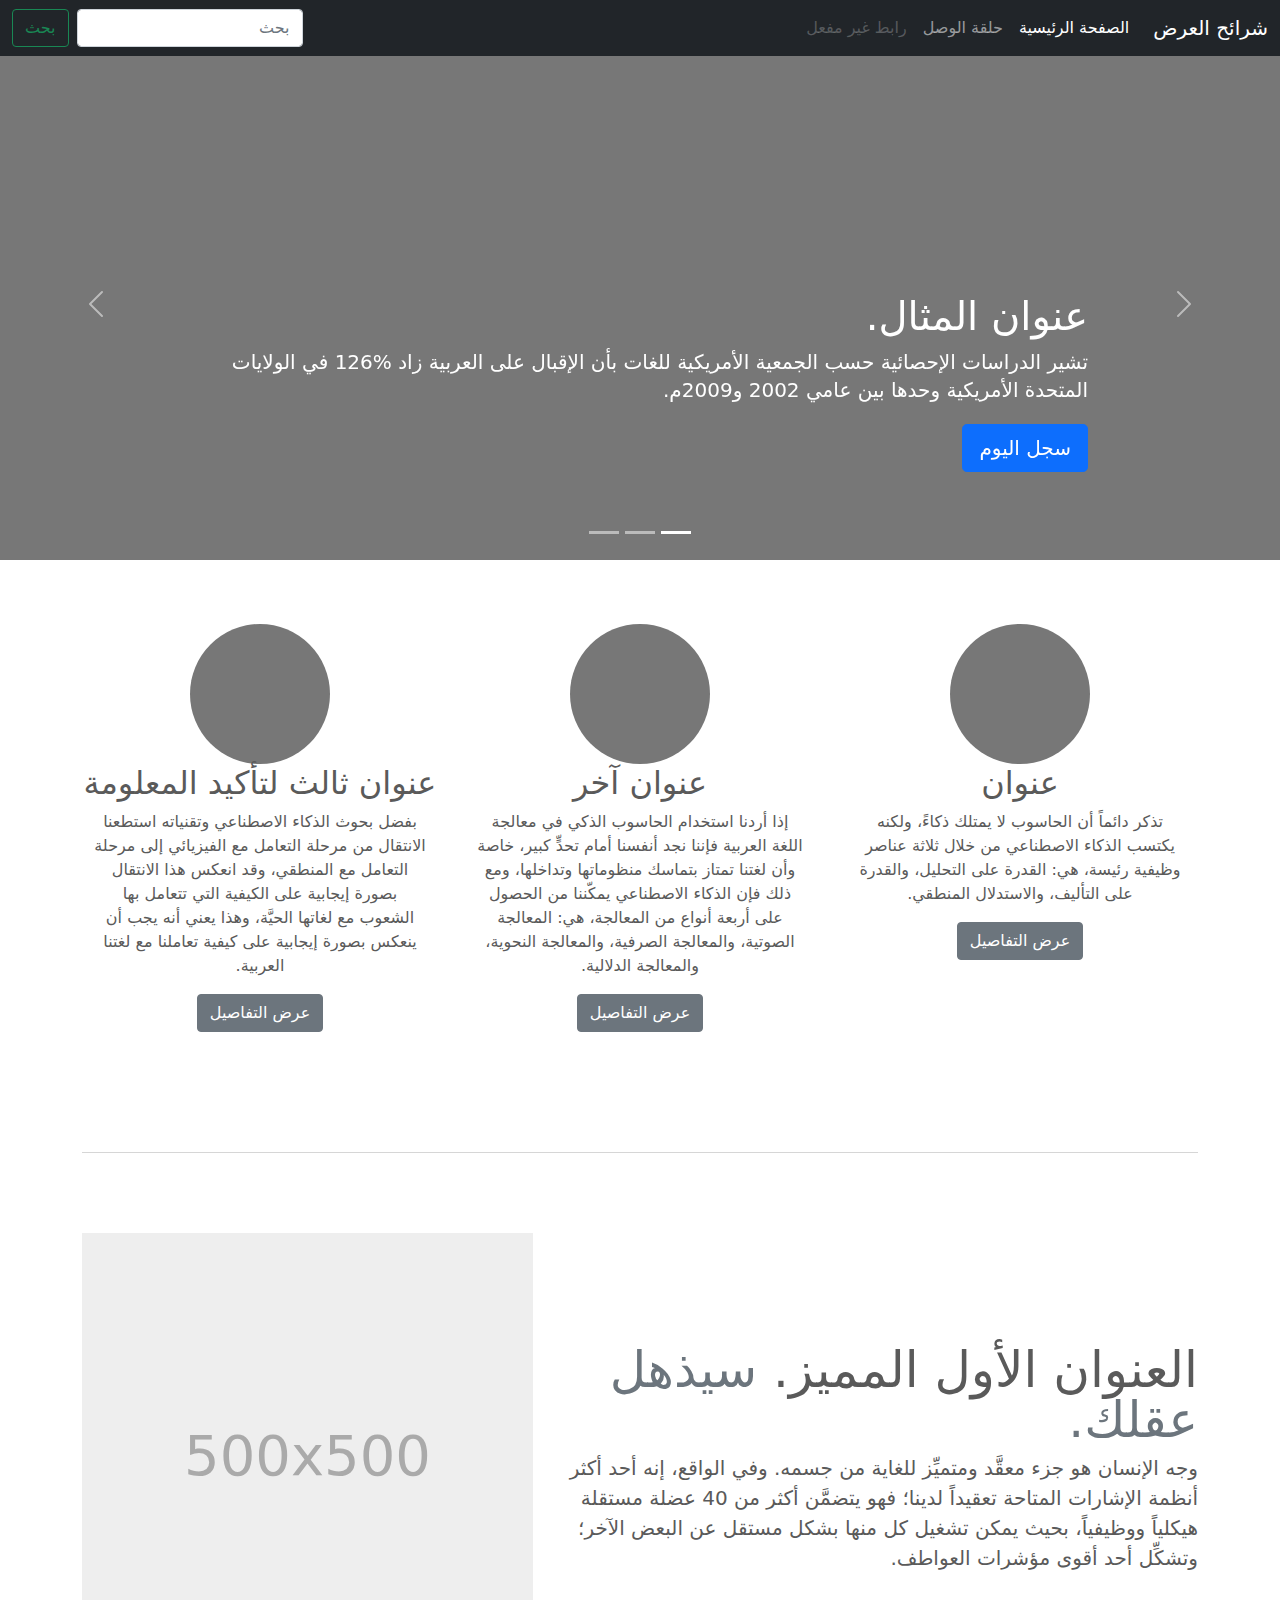
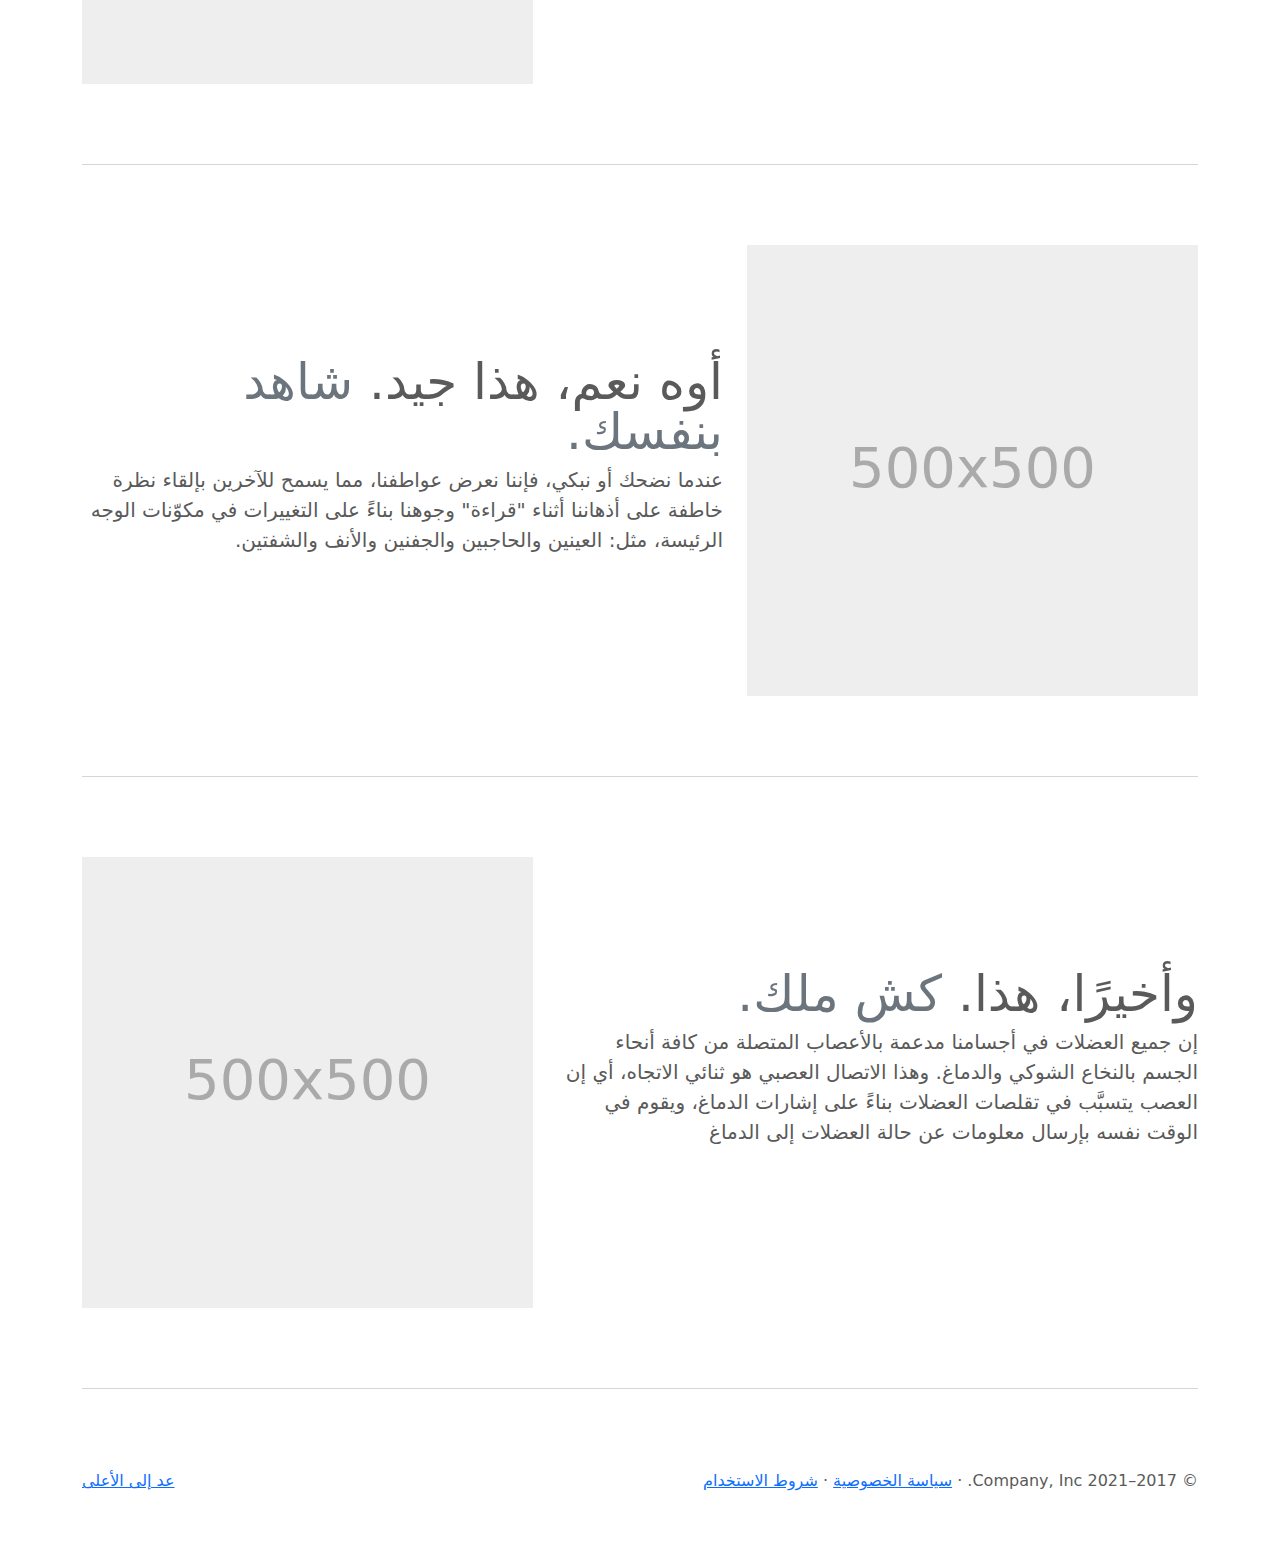
<file: boot/carousel-rtl/index.html>
<!doctype html>
<html lang="ar" dir="rtl">
  <head>
    <meta charset="utf-8">
    <meta name="viewport" content="width=device-width, initial-scale=1">
    <meta name="description" content="">
    <meta name="author" content="Mark Otto, Jacob Thornton, and Bootstrap contributors">
    <meta name="generator" content="Hugo 0.88.1">
    <title>قالب  شرائح العرض · Bootstrap v5.1</title>

    <link rel="canonical" href="https://getbootstrap.com/docs/5.1/examples/carousel-rtl/">

    

    <!-- Bootstrap core CSS -->
<link href="../assets/dist/css/bootstrap.rtl.min.css" rel="stylesheet">

    <style>
      .bd-placeholder-img {
        font-size: 1.125rem;
        text-anchor: middle;
        -webkit-user-select: none;
        -moz-user-select: none;
        user-select: none;
      }

      @media (min-width: 768px) {
        .bd-placeholder-img-lg {
          font-size: 3.5rem;
        }
      }
    </style>

    
    <!-- Custom styles for this template -->
    <link href="../carousel/carousel.rtl.css" rel="stylesheet">
  </head>
  <body>
    
<header>
  <nav class="navbar navbar-expand-md navbar-dark fixed-top bg-dark">
    <div class="container-fluid">
      <a class="navbar-brand" href="#">شرائح العرض</a>
      <button class="navbar-toggler" type="button" data-bs-toggle="collapse" data-bs-target="#navbarCollapse" aria-controls="navbarCollapse" aria-expanded="false" aria-label="تبديل التنقل">
        <span class="navbar-toggler-icon"></span>
      </button>
      <div class="collapse navbar-collapse" id="navbarCollapse">
        <ul class="navbar-nav me-auto mb-2 mb-md-0">
          <li class="nav-item">
            <a class="nav-link active" aria-current="page" href="#">الصفحة الرئيسية</a>
          </li>
          <li class="nav-item">
            <a class="nav-link" href="#">حلقة الوصل</a>
          </li>
          <li class="nav-item">
            <a class="nav-link disabled">رابط غير مفعل</a>
          </li>
        </ul>
        <form class="d-flex">
          <input class="form-control me-2" type="search" placeholder="بحث" aria-label="بحث">
          <button class="btn btn-outline-success" type="submit">بحث</button>
        </form>
      </div>
    </div>
  </nav>
</header>

<main>

  <div id="myCarousel" class="carousel slide" data-bs-ride="carousel">
    <div class="carousel-indicators">
      <button type="button" data-bs-target="#myCarousel" data-bs-slide-to="0" class="active" aria-current="true" aria-label="Slide 1"></button>
      <button type="button" data-bs-target="#myCarousel" data-bs-slide-to="1" aria-label="Slide 2"></button>
      <button type="button" data-bs-target="#myCarousel" data-bs-slide-to="2" aria-label="Slide 3"></button>
    </div>
    <div class="carousel-inner">
      <div class="carousel-item active">
        <svg class="bd-placeholder-img" width="100%" height="100%" xmlns="http://www.w3.org/2000/svg" aria-hidden="true" preserveAspectRatio="xMidYMid slice" focusable="false"><rect width="100%" height="100%" fill="#777"/></svg>

        <div class="container">
          <div class="carousel-caption text-start">
            <h1>عنوان المثال.</h1>
            <p>تشير الدراسات الإحصائية حسب الجمعية الأمريكية للغات بأن الإقبال على العربية زاد %126 في الولايات المتحدة الأمريكية وحدها بين عامي 2002 و2009م.</p>
            <p><a class="btn btn-lg btn-primary" href="#">سجل اليوم</a></p>
          </div>
        </div>
      </div>
      <div class="carousel-item">
        <svg class="bd-placeholder-img" width="100%" height="100%" xmlns="http://www.w3.org/2000/svg" aria-hidden="true" preserveAspectRatio="xMidYMid slice" focusable="false"><rect width="100%" height="100%" fill="#777"/></svg>

        <div class="container">
          <div class="carousel-caption">
            <h1>عنوان مثال آخر.</h1>
            <p>حسب المجلس الثقافي البريطاني فإن تعليم الإنجليزية داخل بريطانيا يسهم في تعزيز اقتصادها بما يتجاوز ملياري جنيه سنوياً، كما أنه وفر أكثر من 26 ألف وظيفة.</p>
            <p><a class="btn btn-lg btn-primary" href="#">أعرف أكثر</a></p>
          </div>
        </div>
      </div>
      <div class="carousel-item">
        <svg class="bd-placeholder-img" width="100%" height="100%" xmlns="http://www.w3.org/2000/svg" aria-hidden="true" preserveAspectRatio="xMidYMid slice" focusable="false"><rect width="100%" height="100%" fill="#777"/></svg>

        <div class="container">
          <div class="carousel-caption text-end">
            <h1>واحد أكثر لقياس جيد.</h1>
            <p>الإحصاءات لحجم الاستثمار اللغوي خارج بريطانيا تتفاوت من سنة لأخرى إلا أن المدير التنفيذي للمجلس الثقافي البريطاني إدي بايرز يرى أن استثمار تعليم الإنجليزية في الخارج لا يحسب على المستوى المالي فحسب بل على المستوى السياسي أيضاً.</p>
            <p><a class="btn btn-lg btn-primary" href="#">تصفح المعرض</a></p>
          </div>
        </div>
      </div>
    </div>
    <button class="carousel-control-prev" type="button" data-bs-target="#myCarousel" data-bs-slide="prev">
      <span class="carousel-control-prev-icon" aria-hidden="true"></span>
      <span class="visually-hidden">السابق</span>
    </button>
    <button class="carousel-control-next" type="button" data-bs-target="#myCarousel" data-bs-slide="next">
      <span class="carousel-control-next-icon" aria-hidden="true"></span>
      <span class="visually-hidden">التالي</span>
    </button>
  </div>


  <!-- Marketing messaging and featurettes
  ================================================== -->
  <!-- Wrap the rest of the page in another container to center all the content. -->

  <div class="container marketing">

    <!-- Three columns of text below the carousel -->
    <div class="row">
      <div class="col-lg-4">
        <svg class="bd-placeholder-img rounded-circle" width="140" height="140" xmlns="http://www.w3.org/2000/svg" role="img" aria-label="Placeholder: 140x140" preserveAspectRatio="xMidYMid slice" focusable="false"><title>Placeholder</title><rect width="100%" height="100%" fill="#777"/><text x="50%" y="50%" fill="#777" dy=".3em">140x140</text></svg>

        <h2>عنوان</h2>
        <p>تذكر دائماً أن الحاسوب لا يمتلك ذكاءً، ولكنه يكتسب الذكاء الاصطناعي من خلال ثلاثة عناصر وظيفية رئيسة، هي: القدرة على التحليل، والقدرة على التأليف، والاستدلال المنطقي.</p>
        <p><a class="btn btn-secondary" href="#">عرض التفاصيل</a></p>
      </div><!-- /.col-lg-4 -->
      <div class="col-lg-4">
        <svg class="bd-placeholder-img rounded-circle" width="140" height="140" xmlns="http://www.w3.org/2000/svg" role="img" aria-label="Placeholder: 140x140" preserveAspectRatio="xMidYMid slice" focusable="false"><title>Placeholder</title><rect width="100%" height="100%" fill="#777"/><text x="50%" y="50%" fill="#777" dy=".3em">140x140</text></svg>

        <h2>عنوان آخر</h2>
        <p>إذا أردنا استخدام الحاسوب الذكي في معالجة اللغة العربية فإننا نجد أنفسنا أمام تحدٍّ كبير، خاصة وأن لغتنا تمتاز بتماسك منظوماتها وتداخلها، ومع ذلك فإن الذكاء الاصطناعي يمكّننا من الحصول على أربعة أنواع من المعالجة، هي: المعالجة الصوتية، والمعالجة الصرفية، والمعالجة النحوية، والمعالجة الدلالية.</p>
        <p><a class="btn btn-secondary" href="#">عرض التفاصيل</a></p>
      </div><!-- /.col-lg-4 -->
      <div class="col-lg-4">
        <svg class="bd-placeholder-img rounded-circle" width="140" height="140" xmlns="http://www.w3.org/2000/svg" role="img" aria-label="Placeholder: 140x140" preserveAspectRatio="xMidYMid slice" focusable="false"><title>Placeholder</title><rect width="100%" height="100%" fill="#777"/><text x="50%" y="50%" fill="#777" dy=".3em">140x140</text></svg>

        <h2>عنوان ثالث لتأكيد المعلومة</h2>
        <p>بفضل بحوث الذكاء الاصطناعي وتقنياته استطعنا الانتقال من مرحلة التعامل مع الفيزيائي إلى مرحلة التعامل مع المنطقي، وقد انعكس هذا الانتقال بصورة إيجابية على الكيفية التي تتعامل بها الشعوب مع لغاتها الحيَّة، وهذا يعني أنه يجب أن ينعكس بصورة إيجابية على كيفية تعاملنا مع لغتنا العربية.</p>
        <p><a class="btn btn-secondary" href="#">عرض التفاصيل</a></p>
      </div><!-- /.col-lg-4 -->
    </div><!-- /.row -->


    <!-- START THE FEATURETTES -->

    <hr class="featurette-divider">

    <div class="row featurette">
      <div class="col-md-7">
        <h2 class="featurette-heading">العنوان الأول المميز. <span class="text-muted"> سيذهل عقلك. </span></h2>
        <p class="lead">وجه الإنسان هو جزء معقَّد ومتميِّز للغاية من جسمه. وفي الواقع، إنه أحد أكثر أنظمة الإشارات المتاحة تعقيداً لدينا؛ فهو يتضمَّن أكثر من 40 عضلة مستقلة هيكلياً ووظيفياً، بحيث يمكن تشغيل كل منها بشكل مستقل عن البعض الآخر؛ وتشكِّل أحد أقوى مؤشرات العواطف.</p>
      </div>
      <div class="col-md-5">
        <svg class="bd-placeholder-img bd-placeholder-img-lg featurette-image img-fluid mx-auto" width="500" height="500" xmlns="http://www.w3.org/2000/svg" role="img" aria-label="Placeholder: 500x500" preserveAspectRatio="xMidYMid slice" focusable="false"><title>Placeholder</title><rect width="100%" height="100%" fill="#eee"/><text x="50%" y="50%" fill="#aaa" dy=".3em">500x500</text></svg>

      </div>
    </div>

    <hr class="featurette-divider">

    <div class="row featurette">
      <div class="col-md-7 order-md-2">
        <h2 class="featurette-heading">أوه نعم، هذا جيد. <span class="text-muted"> شاهد بنفسك. </span></h2>
        <p class="lead">عندما نضحك أو نبكي، فإننا نعرض عواطفنا، مما يسمح للآخرين بإلقاء نظرة خاطفة على أذهاننا أثناء "قراءة" وجوهنا بناءً على التغييرات في مكوّنات الوجه الرئيسة، مثل: العينين والحاجبين والجفنين والأنف والشفتين.</p>
      </div>
      <div class="col-md-5 order-md-1">
        <svg class="bd-placeholder-img bd-placeholder-img-lg featurette-image img-fluid mx-auto" width="500" height="500" xmlns="http://www.w3.org/2000/svg" role="img" aria-label="Placeholder: 500x500" preserveAspectRatio="xMidYMid slice" focusable="false"><title>Placeholder</title><rect width="100%" height="100%" fill="#eee"/><text x="50%" y="50%" fill="#aaa" dy=".3em">500x500</text></svg>

      </div>
    </div>

    <hr class="featurette-divider">

    <div class="row featurette">
      <div class="col-md-7">
        <h2 class="featurette-heading">وأخيرًا، هذا. <span class="text-muted"> كش ملك. </span></h2>
        <p class="lead">إن جميع العضلات في أجسامنا مدعمة بالأعصاب المتصلة من كافة أنحاء الجسم بالنخاع الشوكي والدماغ. وهذا الاتصال العصبي هو ثنائي الاتجاه، أي إن العصب يتسبَّب في تقلصات العضلات بناءً على إشارات الدماغ، ويقوم في الوقت نفسه بإرسال معلومات عن حالة العضلات إلى الدماغ</p>
      </div>
      <div class="col-md-5">
        <svg class="bd-placeholder-img bd-placeholder-img-lg featurette-image img-fluid mx-auto" width="500" height="500" xmlns="http://www.w3.org/2000/svg" role="img" aria-label="Placeholder: 500x500" preserveAspectRatio="xMidYMid slice" focusable="false"><title>Placeholder</title><rect width="100%" height="100%" fill="#eee"/><text x="50%" y="50%" fill="#aaa" dy=".3em">500x500</text></svg>

      </div>
    </div>

    <hr class="featurette-divider">

    <!-- /END THE FEATURETTES -->

  </div><!-- /.container -->


  <!-- FOOTER -->
  <footer class="container">
    <p class="float-end"><a href="#">عد إلى الأعلى</a></p>
    <p>&copy; 2017–2021 Company, Inc. &middot; <a href="#">سياسة الخصوصية</a> &middot; <a href="#">شروط الاستخدام</a></p>
  </footer>
</main>


    <script src="../assets/dist/js/bootstrap.bundle.min.js"></script>

      
  </body>
</html>
</file>
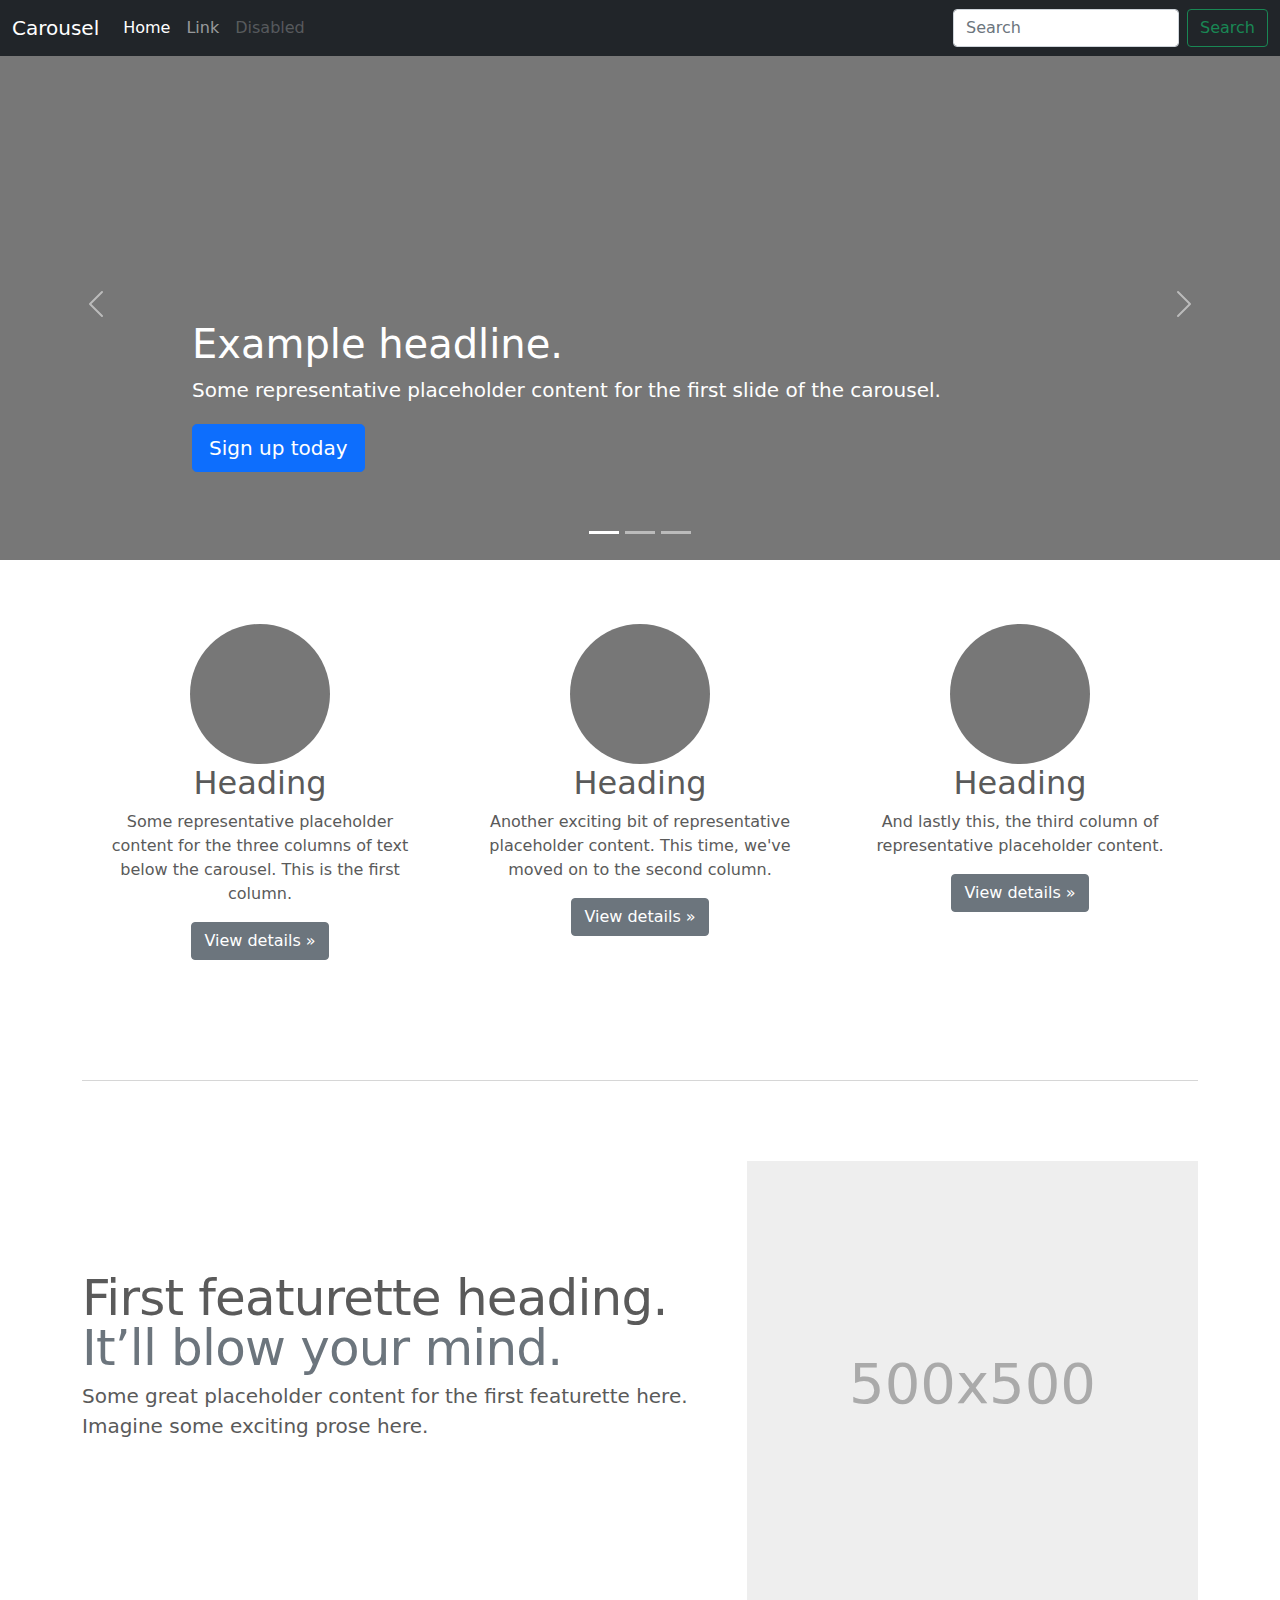
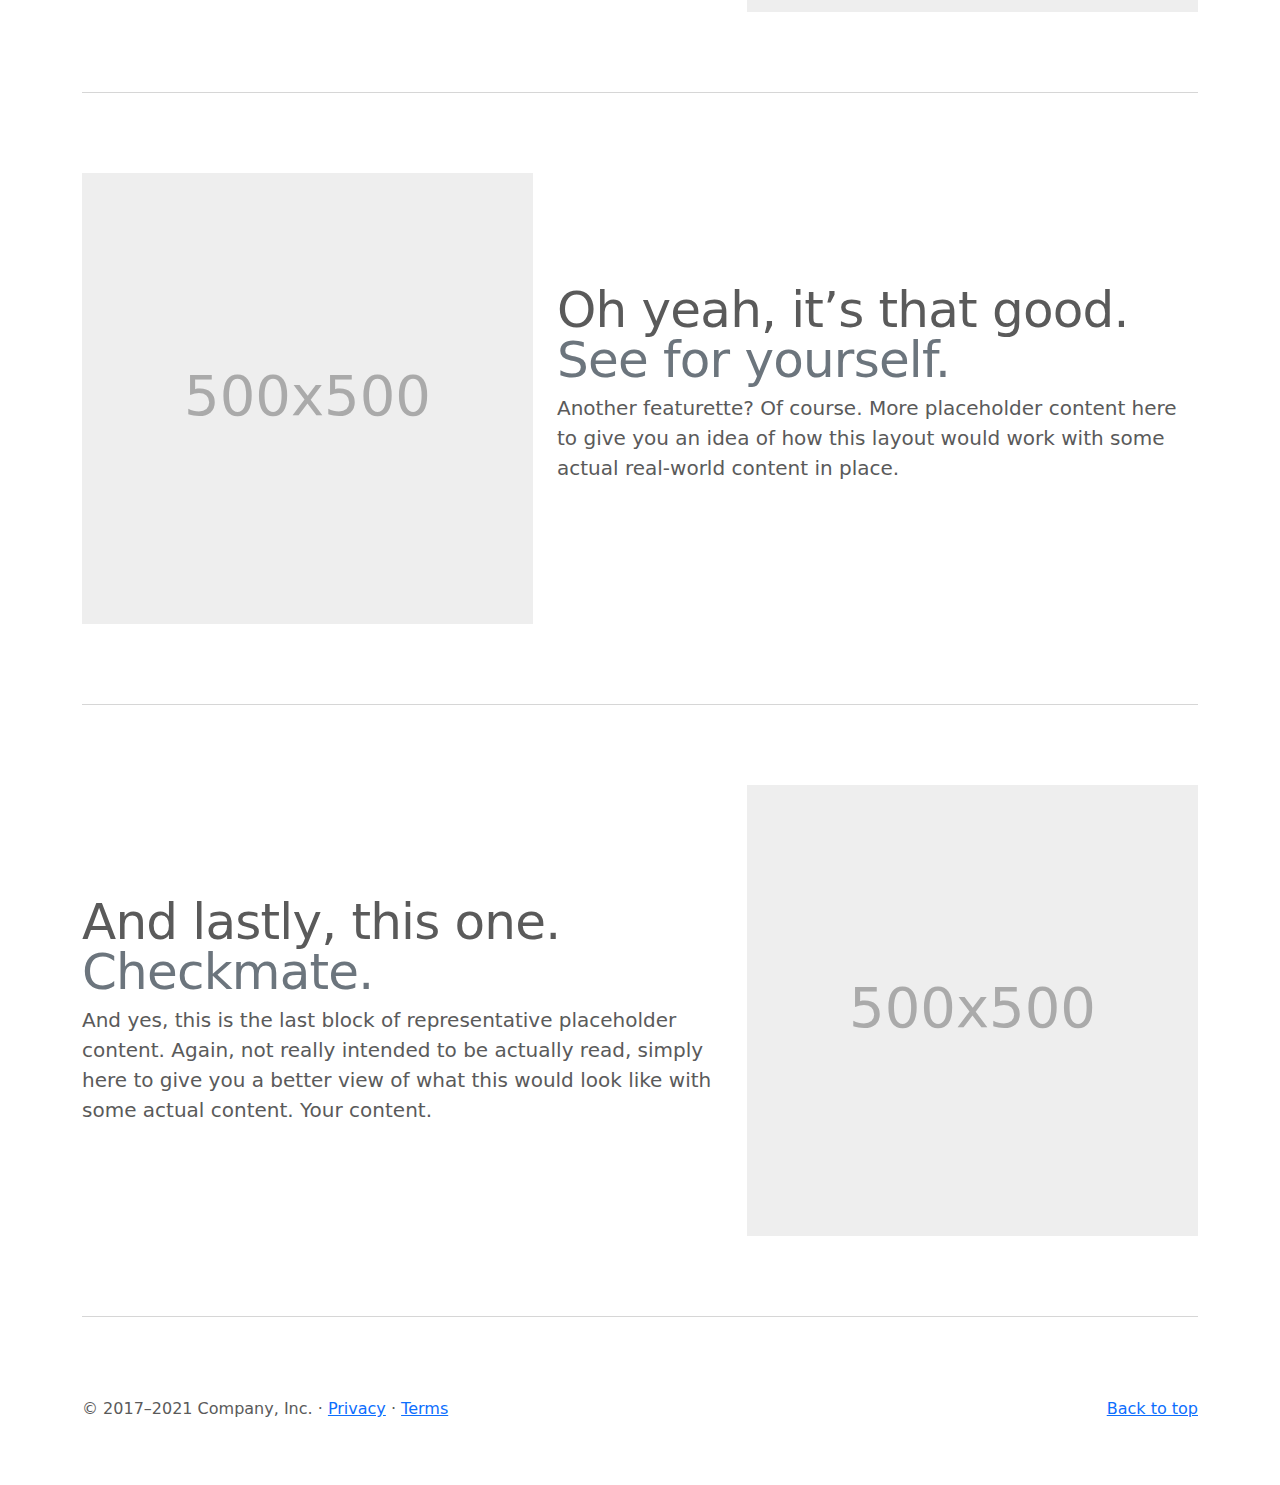
<file: boot/carousel/index.html>
<!doctype html>
<html lang="en">
  <head>
    <meta charset="utf-8">
    <meta name="viewport" content="width=device-width, initial-scale=1">
    <meta name="description" content="">
    <meta name="author" content="Mark Otto, Jacob Thornton, and Bootstrap contributors">
    <meta name="generator" content="Hugo 0.88.1">
    <title>Carousel Template · Bootstrap v5.1</title>

    <link rel="canonical" href="https://getbootstrap.com/docs/5.1/examples/carousel/">

    

    <!-- Bootstrap core CSS -->
<link href="../assets/dist/css/bootstrap.min.css" rel="stylesheet">

    <style>
      .bd-placeholder-img {
        font-size: 1.125rem;
        text-anchor: middle;
        -webkit-user-select: none;
        -moz-user-select: none;
        user-select: none;
      }

      @media (min-width: 768px) {
        .bd-placeholder-img-lg {
          font-size: 3.5rem;
        }
      }
    </style>

    
    <!-- Custom styles for this template -->
    <link href="carousel.css" rel="stylesheet">
  </head>
  <body>
    
<header>
  <nav class="navbar navbar-expand-md navbar-dark fixed-top bg-dark">
    <div class="container-fluid">
      <a class="navbar-brand" href="#">Carousel</a>
      <button class="navbar-toggler" type="button" data-bs-toggle="collapse" data-bs-target="#navbarCollapse" aria-controls="navbarCollapse" aria-expanded="false" aria-label="Toggle navigation">
        <span class="navbar-toggler-icon"></span>
      </button>
      <div class="collapse navbar-collapse" id="navbarCollapse">
        <ul class="navbar-nav me-auto mb-2 mb-md-0">
          <li class="nav-item">
            <a class="nav-link active" aria-current="page" href="#">Home</a>
          </li>
          <li class="nav-item">
            <a class="nav-link" href="#">Link</a>
          </li>
          <li class="nav-item">
            <a class="nav-link disabled">Disabled</a>
          </li>
        </ul>
        <form class="d-flex">
          <input class="form-control me-2" type="search" placeholder="Search" aria-label="Search">
          <button class="btn btn-outline-success" type="submit">Search</button>
        </form>
      </div>
    </div>
  </nav>
</header>

<main>

  <div id="myCarousel" class="carousel slide" data-bs-ride="carousel">
    <div class="carousel-indicators">
      <button type="button" data-bs-target="#myCarousel" data-bs-slide-to="0" class="active" aria-current="true" aria-label="Slide 1"></button>
      <button type="button" data-bs-target="#myCarousel" data-bs-slide-to="1" aria-label="Slide 2"></button>
      <button type="button" data-bs-target="#myCarousel" data-bs-slide-to="2" aria-label="Slide 3"></button>
    </div>
    <div class="carousel-inner">
      <div class="carousel-item active">
        <svg class="bd-placeholder-img" width="100%" height="100%" xmlns="http://www.w3.org/2000/svg" aria-hidden="true" preserveAspectRatio="xMidYMid slice" focusable="false"><rect width="100%" height="100%" fill="#777"/></svg>

        <div class="container">
          <div class="carousel-caption text-start">
            <h1>Example headline.</h1>
            <p>Some representative placeholder content for the first slide of the carousel.</p>
            <p><a class="btn btn-lg btn-primary" href="#">Sign up today</a></p>
          </div>
        </div>
      </div>
      <div class="carousel-item">
        <svg class="bd-placeholder-img" width="100%" height="100%" xmlns="http://www.w3.org/2000/svg" aria-hidden="true" preserveAspectRatio="xMidYMid slice" focusable="false"><rect width="100%" height="100%" fill="#777"/></svg>

        <div class="container">
          <div class="carousel-caption">
            <h1>Another example headline.</h1>
            <p>Some representative placeholder content for the second slide of the carousel.</p>
            <p><a class="btn btn-lg btn-primary" href="#">Learn more</a></p>
          </div>
        </div>
      </div>
      <div class="carousel-item">
        <svg class="bd-placeholder-img" width="100%" height="100%" xmlns="http://www.w3.org/2000/svg" aria-hidden="true" preserveAspectRatio="xMidYMid slice" focusable="false"><rect width="100%" height="100%" fill="#777"/></svg>

        <div class="container">
          <div class="carousel-caption text-end">
            <h1>One more for good measure.</h1>
            <p>Some representative placeholder content for the third slide of this carousel.</p>
            <p><a class="btn btn-lg btn-primary" href="#">Browse gallery</a></p>
          </div>
        </div>
      </div>
    </div>
    <button class="carousel-control-prev" type="button" data-bs-target="#myCarousel" data-bs-slide="prev">
      <span class="carousel-control-prev-icon" aria-hidden="true"></span>
      <span class="visually-hidden">Previous</span>
    </button>
    <button class="carousel-control-next" type="button" data-bs-target="#myCarousel" data-bs-slide="next">
      <span class="carousel-control-next-icon" aria-hidden="true"></span>
      <span class="visually-hidden">Next</span>
    </button>
  </div>


  <!-- Marketing messaging and featurettes
  ================================================== -->
  <!-- Wrap the rest of the page in another container to center all the content. -->

  <div class="container marketing">

    <!-- Three columns of text below the carousel -->
    <div class="row">
      <div class="col-lg-4">
        <svg class="bd-placeholder-img rounded-circle" width="140" height="140" xmlns="http://www.w3.org/2000/svg" role="img" aria-label="Placeholder: 140x140" preserveAspectRatio="xMidYMid slice" focusable="false"><title>Placeholder</title><rect width="100%" height="100%" fill="#777"/><text x="50%" y="50%" fill="#777" dy=".3em">140x140</text></svg>

        <h2>Heading</h2>
        <p>Some representative placeholder content for the three columns of text below the carousel. This is the first column.</p>
        <p><a class="btn btn-secondary" href="#">View details &raquo;</a></p>
      </div><!-- /.col-lg-4 -->
      <div class="col-lg-4">
        <svg class="bd-placeholder-img rounded-circle" width="140" height="140" xmlns="http://www.w3.org/2000/svg" role="img" aria-label="Placeholder: 140x140" preserveAspectRatio="xMidYMid slice" focusable="false"><title>Placeholder</title><rect width="100%" height="100%" fill="#777"/><text x="50%" y="50%" fill="#777" dy=".3em">140x140</text></svg>

        <h2>Heading</h2>
        <p>Another exciting bit of representative placeholder content. This time, we've moved on to the second column.</p>
        <p><a class="btn btn-secondary" href="#">View details &raquo;</a></p>
      </div><!-- /.col-lg-4 -->
      <div class="col-lg-4">
        <svg class="bd-placeholder-img rounded-circle" width="140" height="140" xmlns="http://www.w3.org/2000/svg" role="img" aria-label="Placeholder: 140x140" preserveAspectRatio="xMidYMid slice" focusable="false"><title>Placeholder</title><rect width="100%" height="100%" fill="#777"/><text x="50%" y="50%" fill="#777" dy=".3em">140x140</text></svg>

        <h2>Heading</h2>
        <p>And lastly this, the third column of representative placeholder content.</p>
        <p><a class="btn btn-secondary" href="#">View details &raquo;</a></p>
      </div><!-- /.col-lg-4 -->
    </div><!-- /.row -->


    <!-- START THE FEATURETTES -->

    <hr class="featurette-divider">

    <div class="row featurette">
      <div class="col-md-7">
        <h2 class="featurette-heading">First featurette heading. <span class="text-muted">It’ll blow your mind.</span></h2>
        <p class="lead">Some great placeholder content for the first featurette here. Imagine some exciting prose here.</p>
      </div>
      <div class="col-md-5">
        <svg class="bd-placeholder-img bd-placeholder-img-lg featurette-image img-fluid mx-auto" width="500" height="500" xmlns="http://www.w3.org/2000/svg" role="img" aria-label="Placeholder: 500x500" preserveAspectRatio="xMidYMid slice" focusable="false"><title>Placeholder</title><rect width="100%" height="100%" fill="#eee"/><text x="50%" y="50%" fill="#aaa" dy=".3em">500x500</text></svg>

      </div>
    </div>

    <hr class="featurette-divider">

    <div class="row featurette">
      <div class="col-md-7 order-md-2">
        <h2 class="featurette-heading">Oh yeah, it’s that good. <span class="text-muted">See for yourself.</span></h2>
        <p class="lead">Another featurette? Of course. More placeholder content here to give you an idea of how this layout would work with some actual real-world content in place.</p>
      </div>
      <div class="col-md-5 order-md-1">
        <svg class="bd-placeholder-img bd-placeholder-img-lg featurette-image img-fluid mx-auto" width="500" height="500" xmlns="http://www.w3.org/2000/svg" role="img" aria-label="Placeholder: 500x500" preserveAspectRatio="xMidYMid slice" focusable="false"><title>Placeholder</title><rect width="100%" height="100%" fill="#eee"/><text x="50%" y="50%" fill="#aaa" dy=".3em">500x500</text></svg>

      </div>
    </div>

    <hr class="featurette-divider">

    <div class="row featurette">
      <div class="col-md-7">
        <h2 class="featurette-heading">And lastly, this one. <span class="text-muted">Checkmate.</span></h2>
        <p class="lead">And yes, this is the last block of representative placeholder content. Again, not really intended to be actually read, simply here to give you a better view of what this would look like with some actual content. Your content.</p>
      </div>
      <div class="col-md-5">
        <svg class="bd-placeholder-img bd-placeholder-img-lg featurette-image img-fluid mx-auto" width="500" height="500" xmlns="http://www.w3.org/2000/svg" role="img" aria-label="Placeholder: 500x500" preserveAspectRatio="xMidYMid slice" focusable="false"><title>Placeholder</title><rect width="100%" height="100%" fill="#eee"/><text x="50%" y="50%" fill="#aaa" dy=".3em">500x500</text></svg>

      </div>
    </div>

    <hr class="featurette-divider">

    <!-- /END THE FEATURETTES -->

  </div><!-- /.container -->


  <!-- FOOTER -->
  <footer class="container">
    <p class="float-end"><a href="#">Back to top</a></p>
    <p>&copy; 2017–2021 Company, Inc. &middot; <a href="#">Privacy</a> &middot; <a href="#">Terms</a></p>
  </footer>
</main>


    <script src="../assets/dist/js/bootstrap.bundle.min.js"></script>

      
  </body>
</html>
</file>
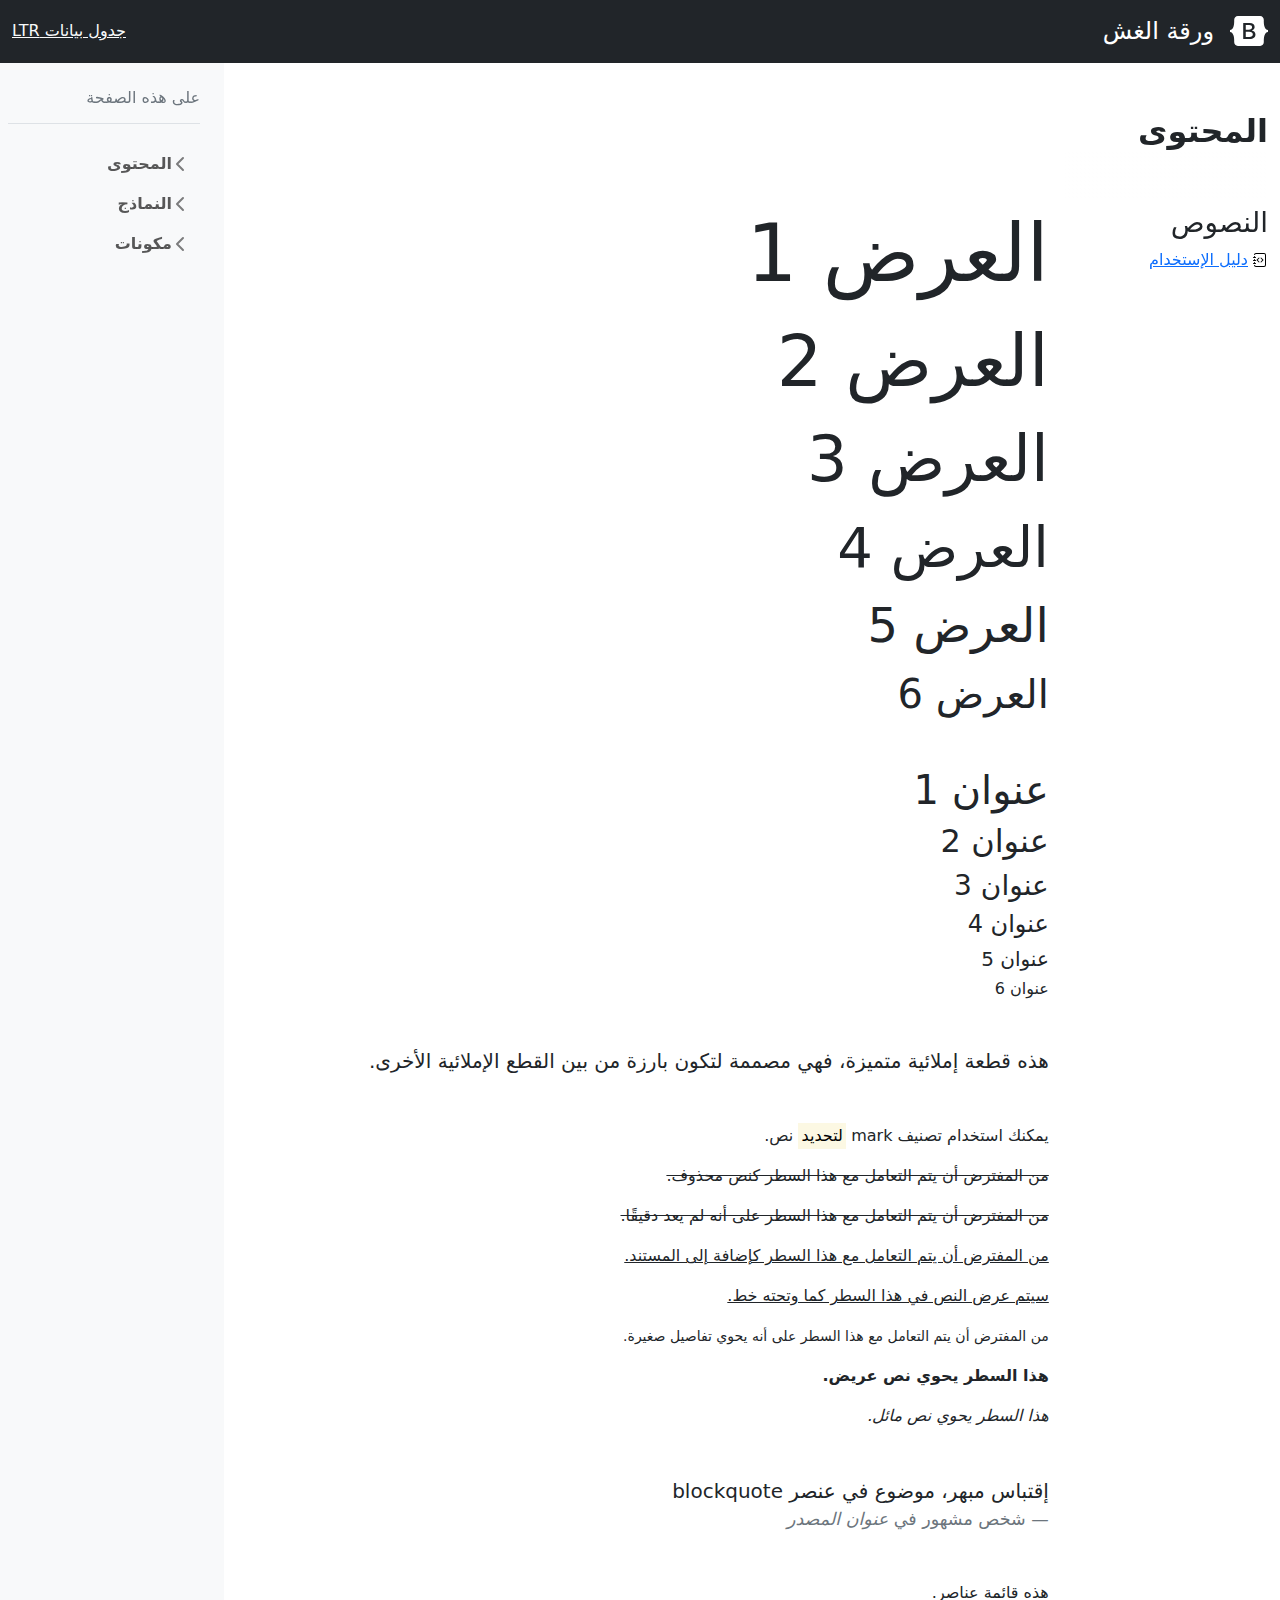
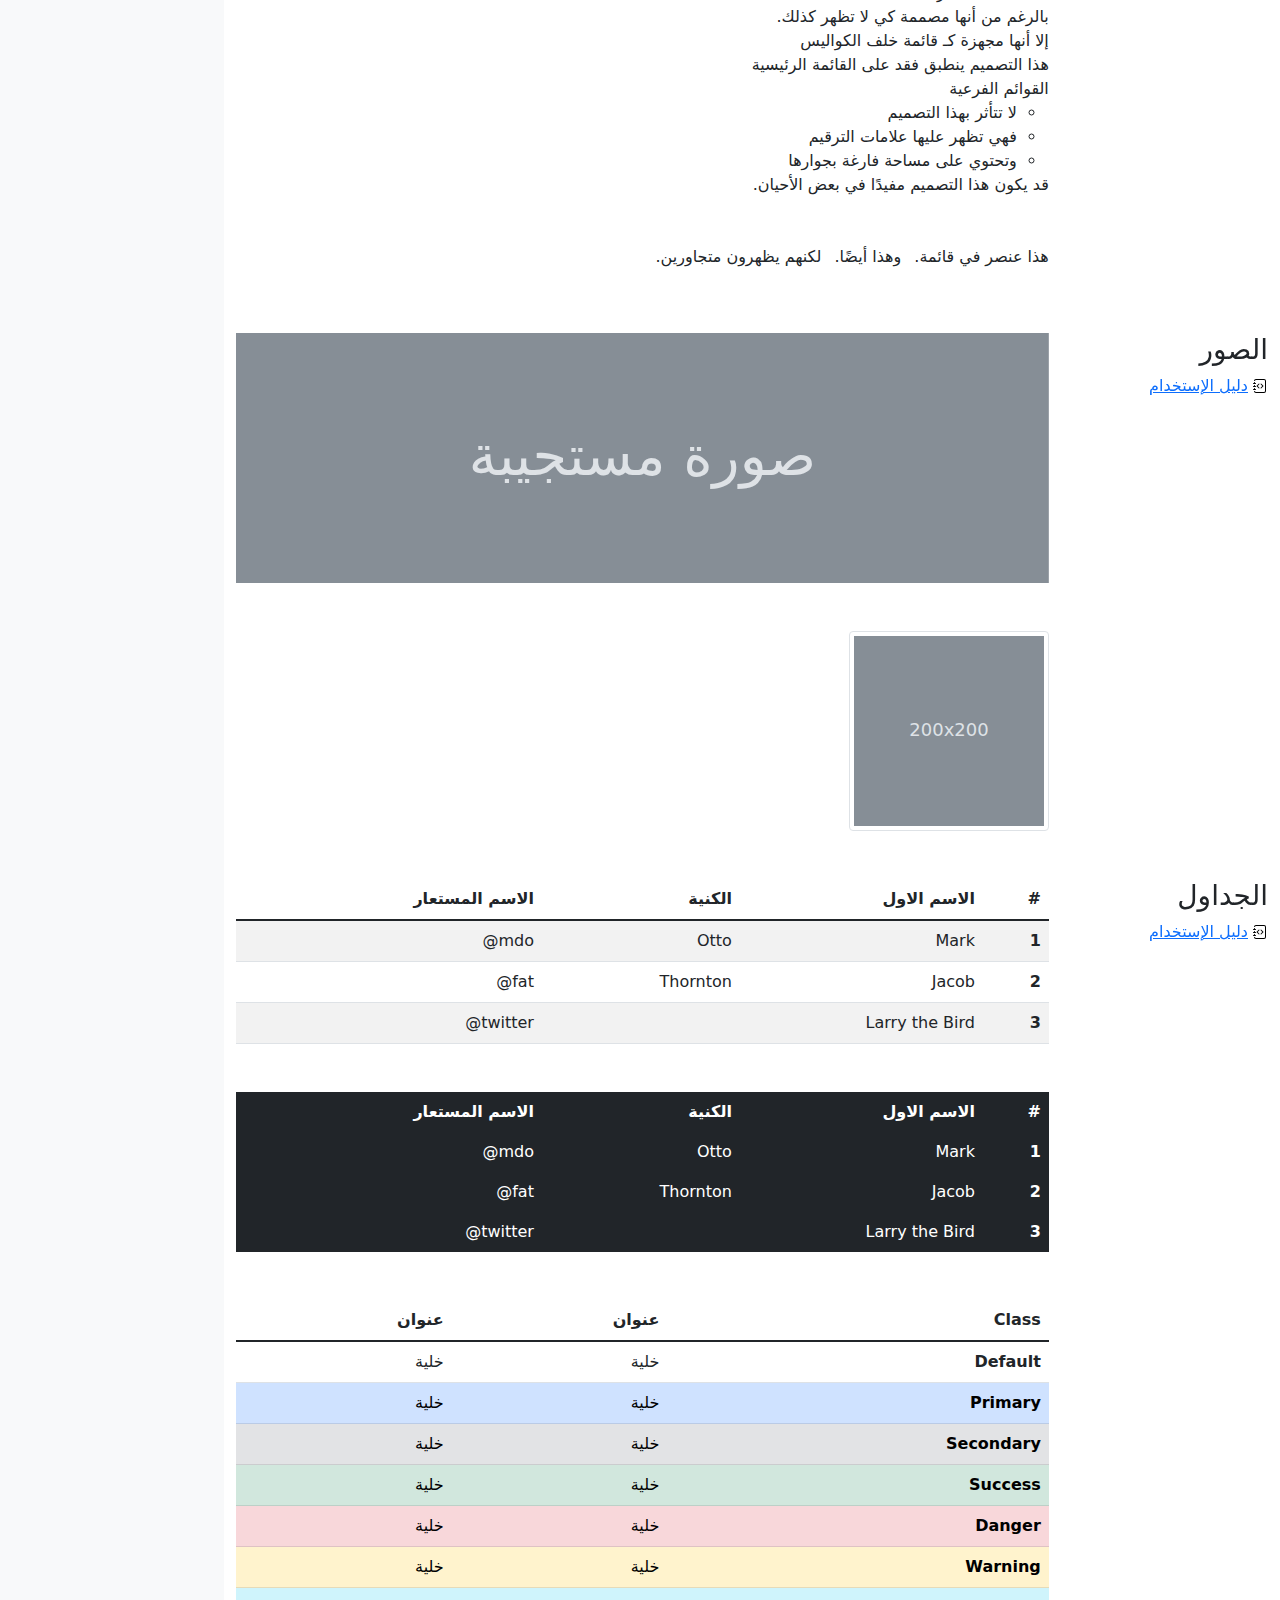
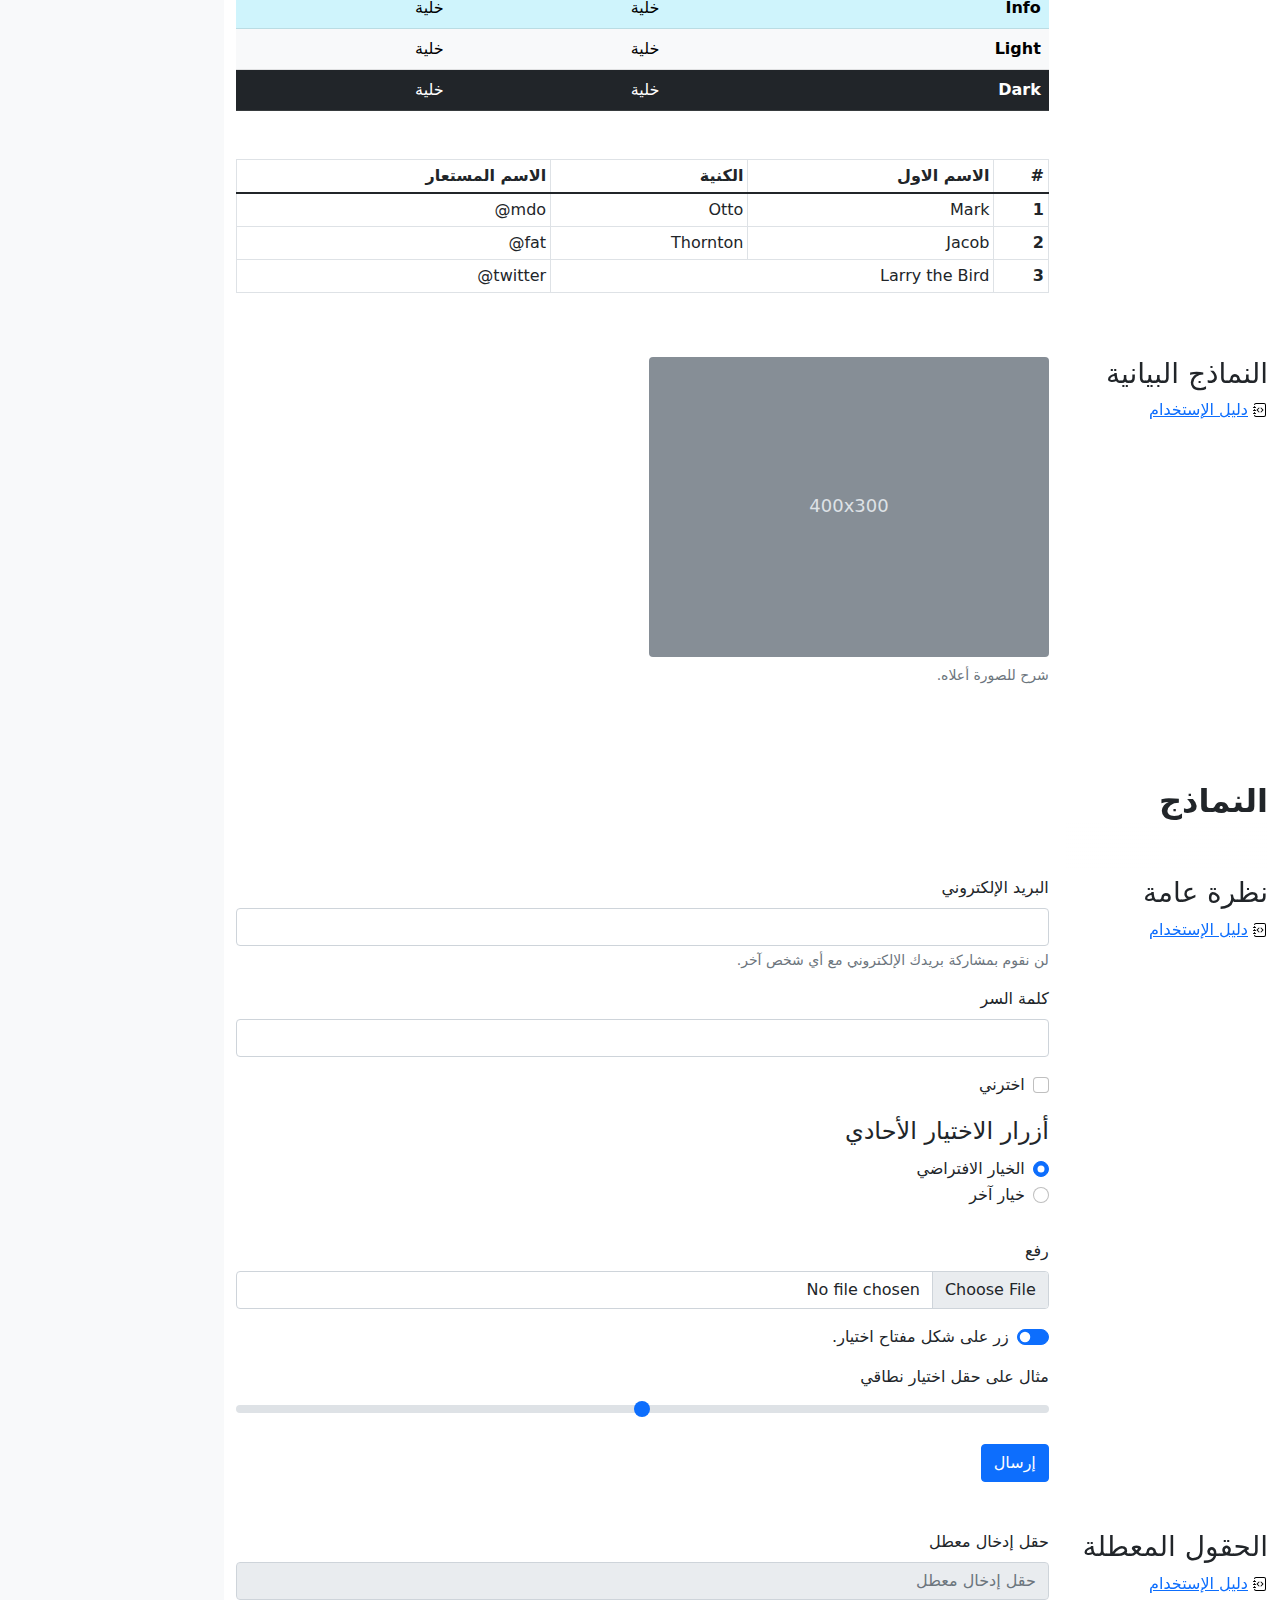
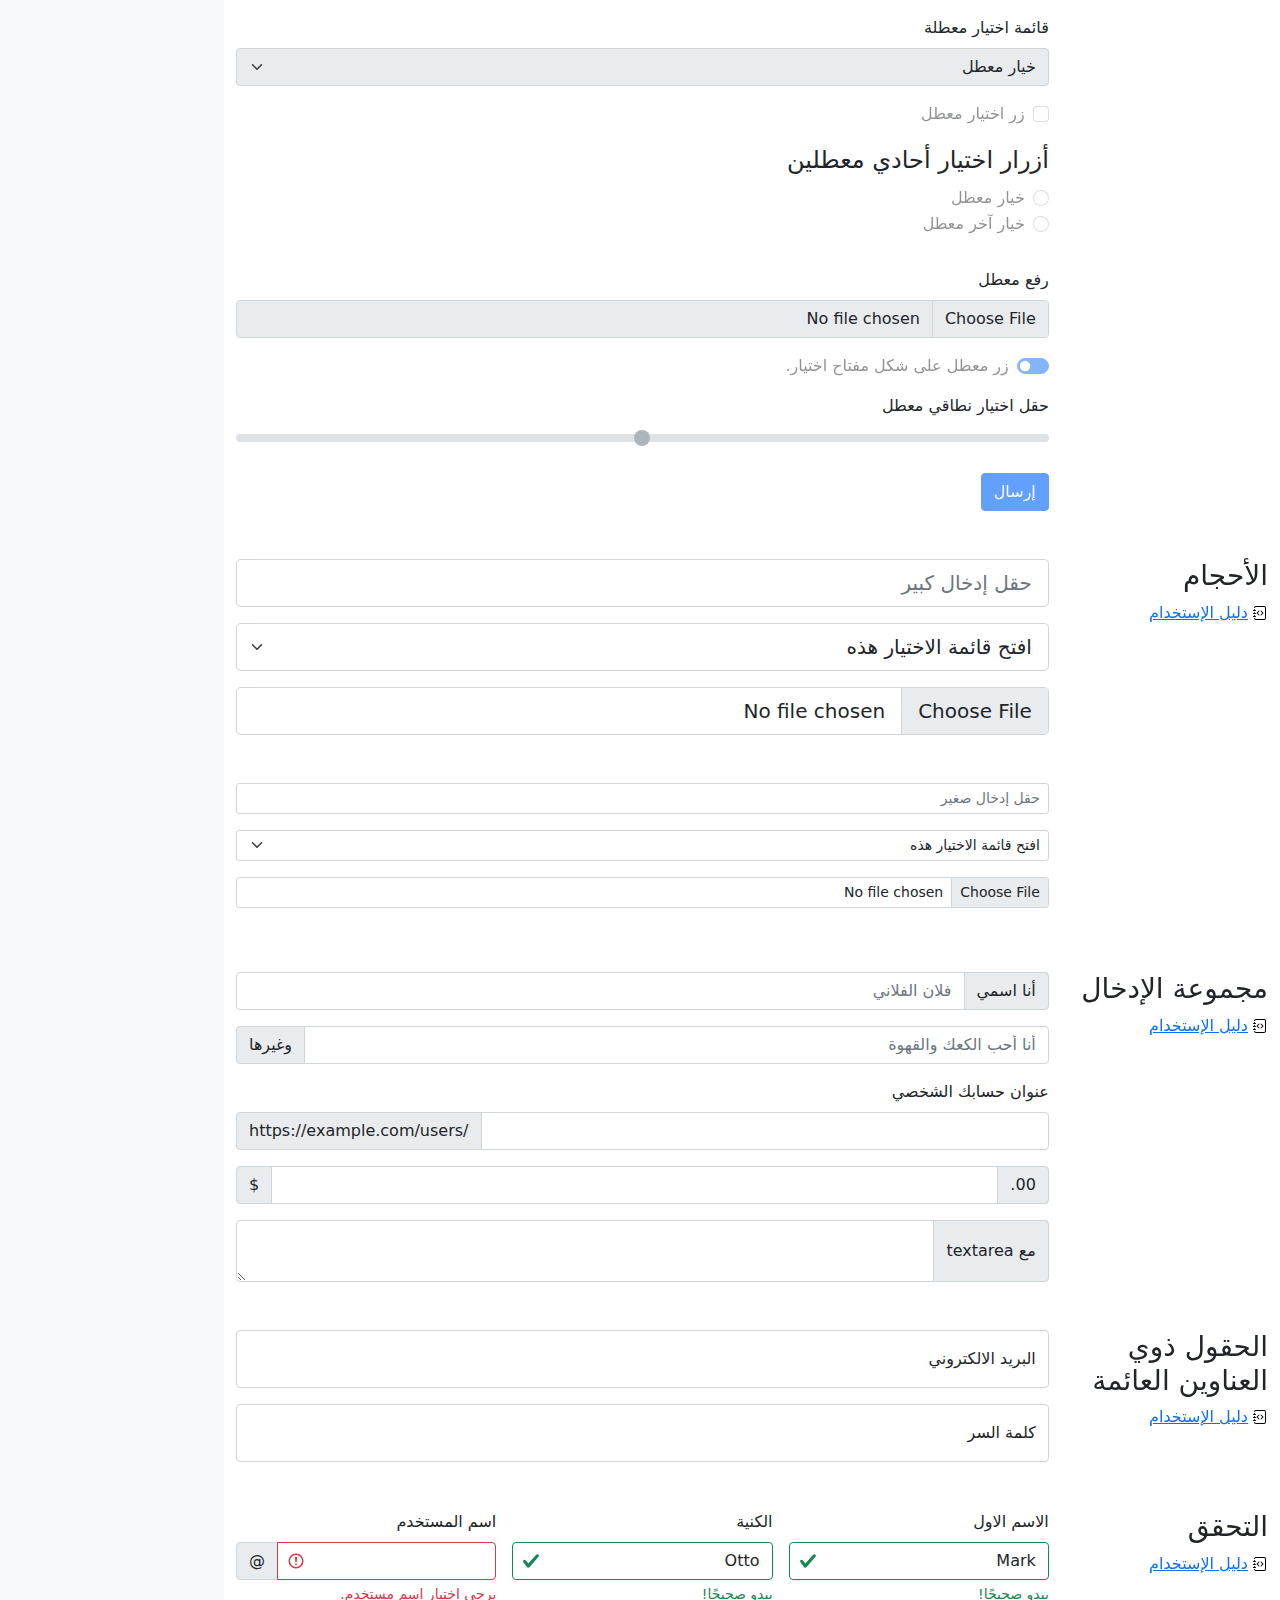
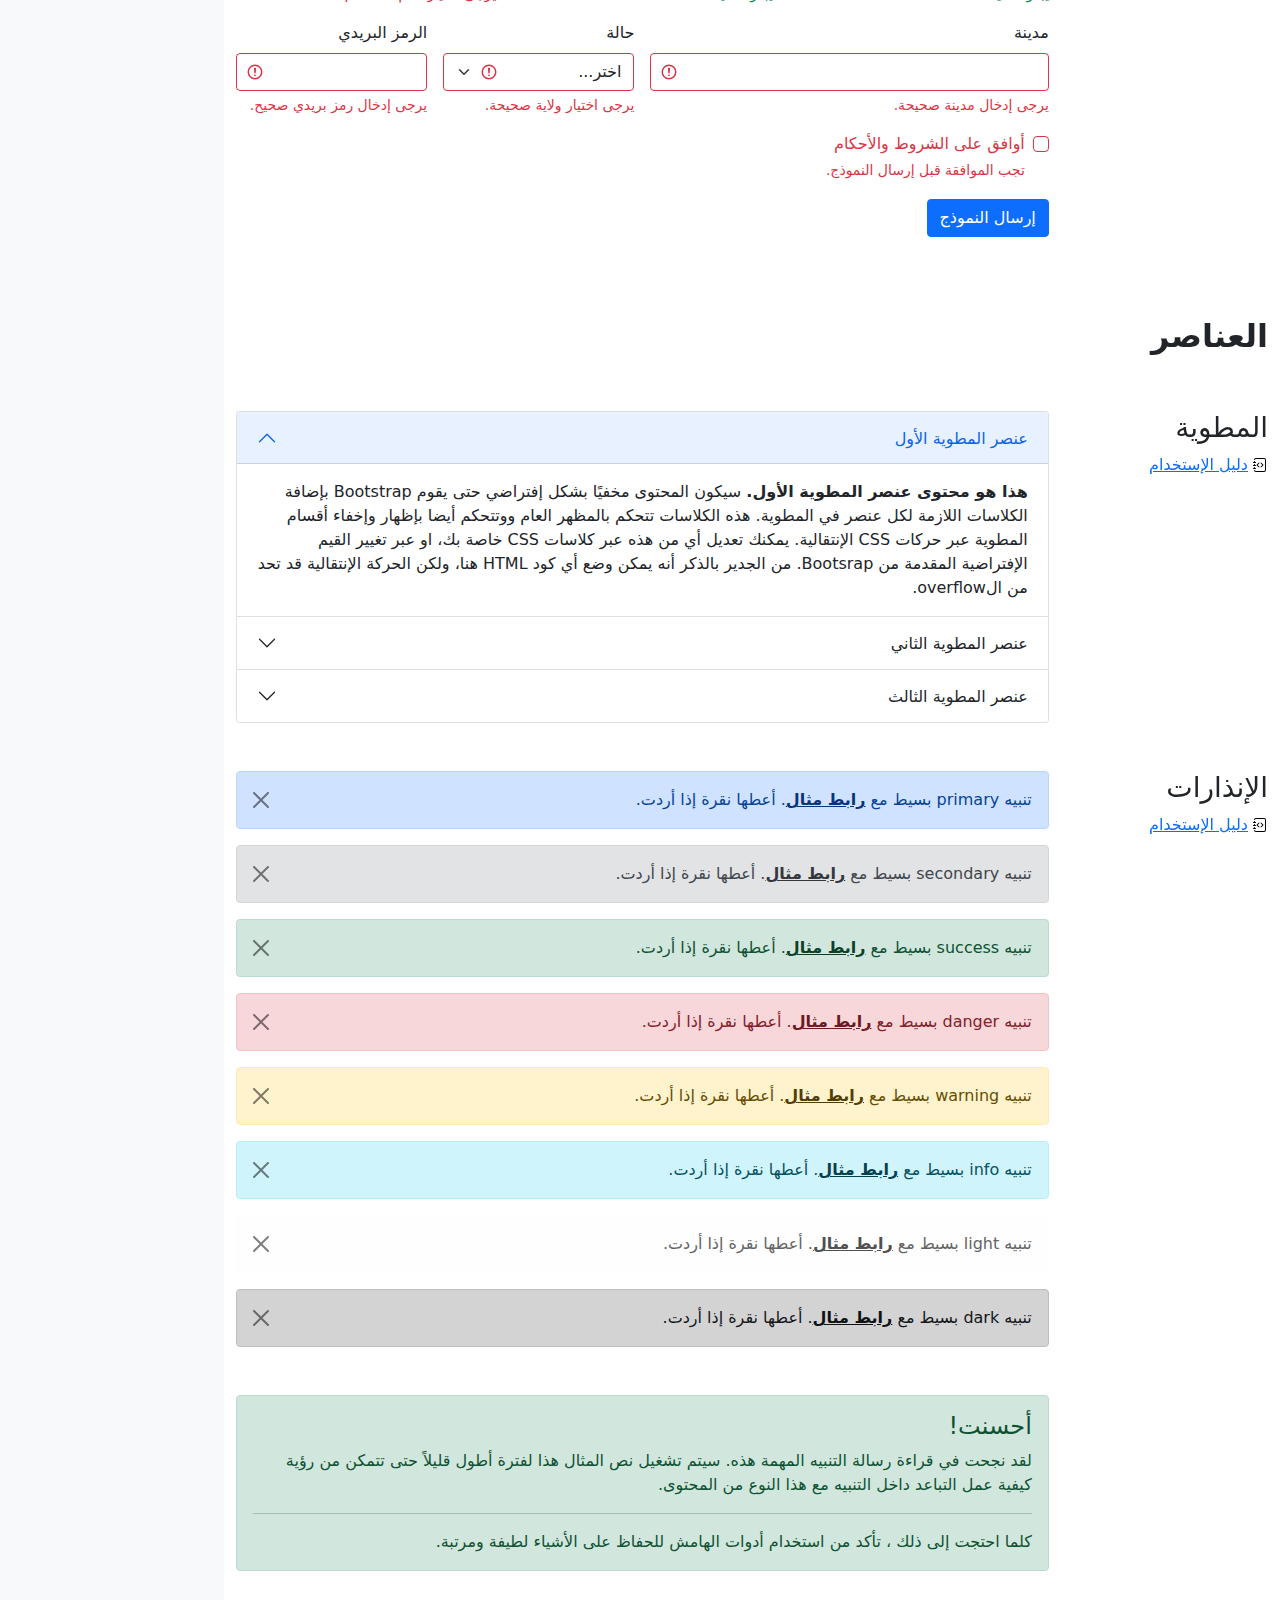
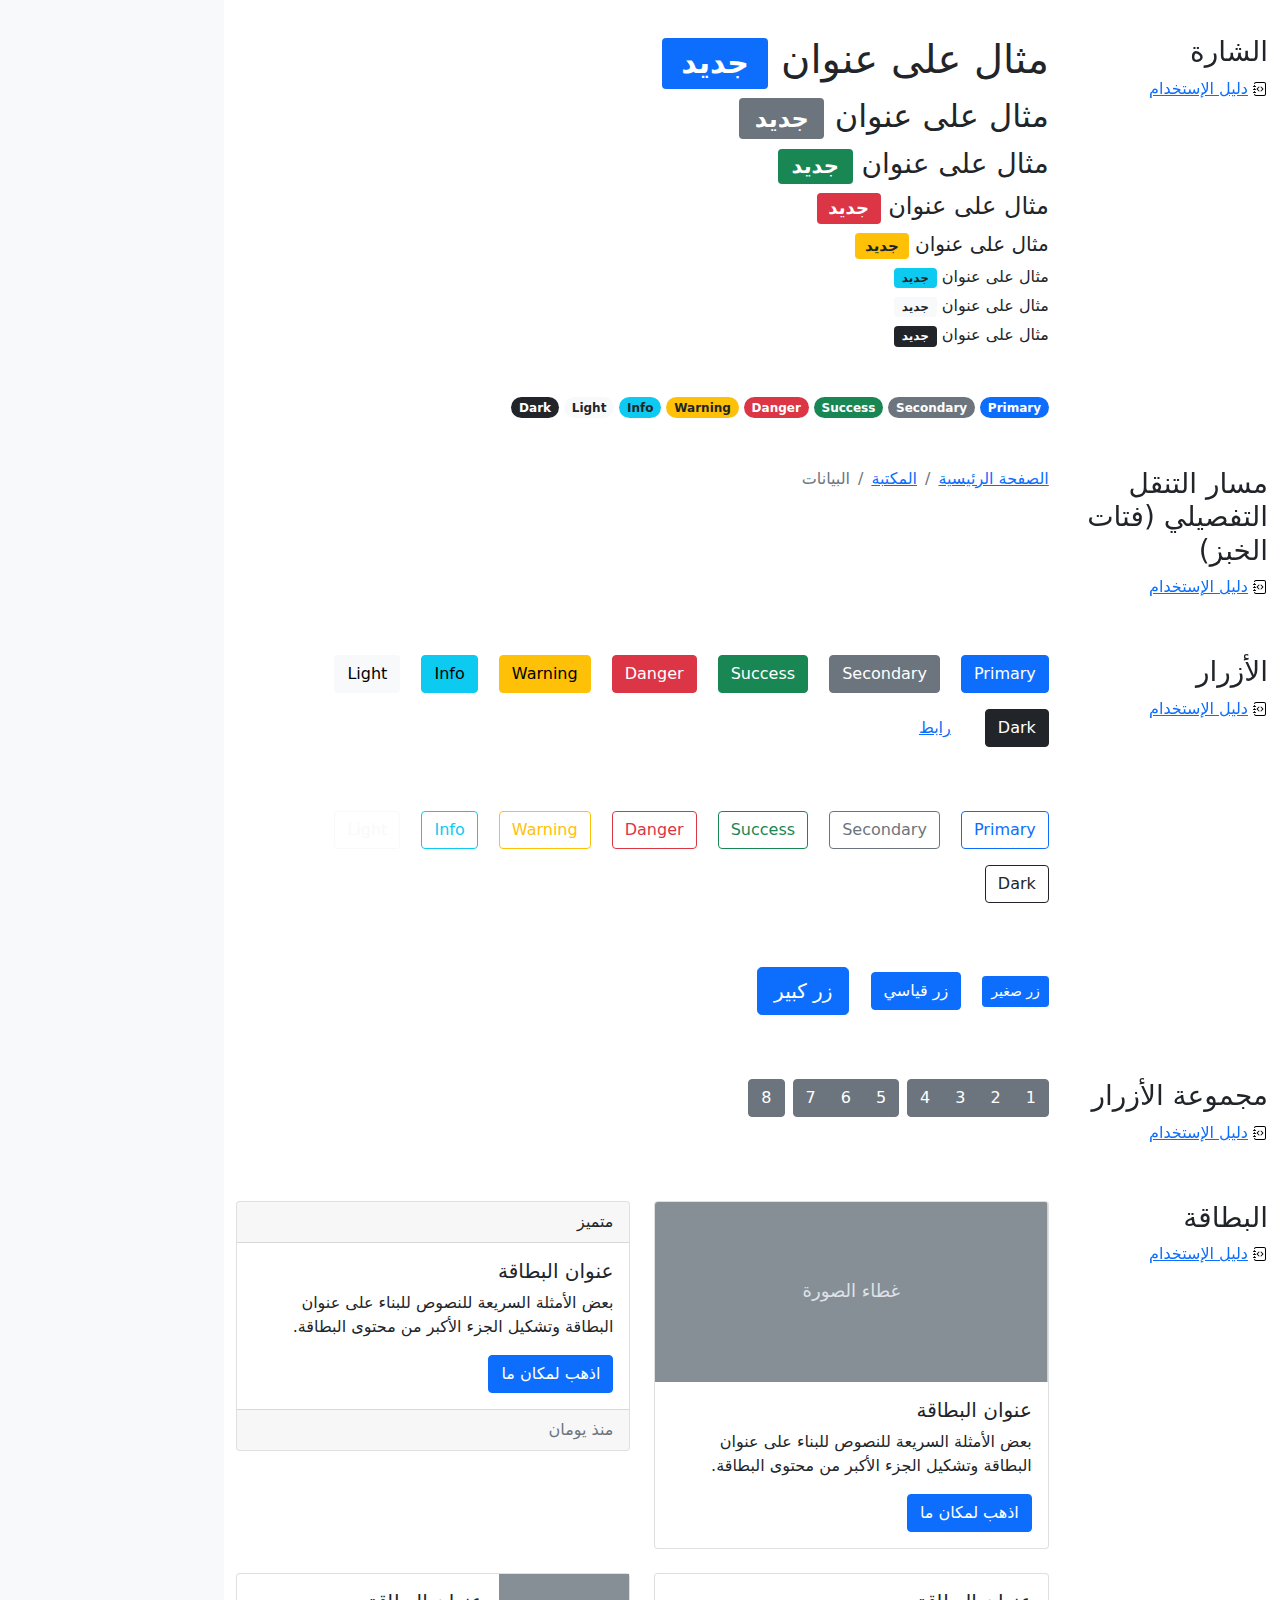
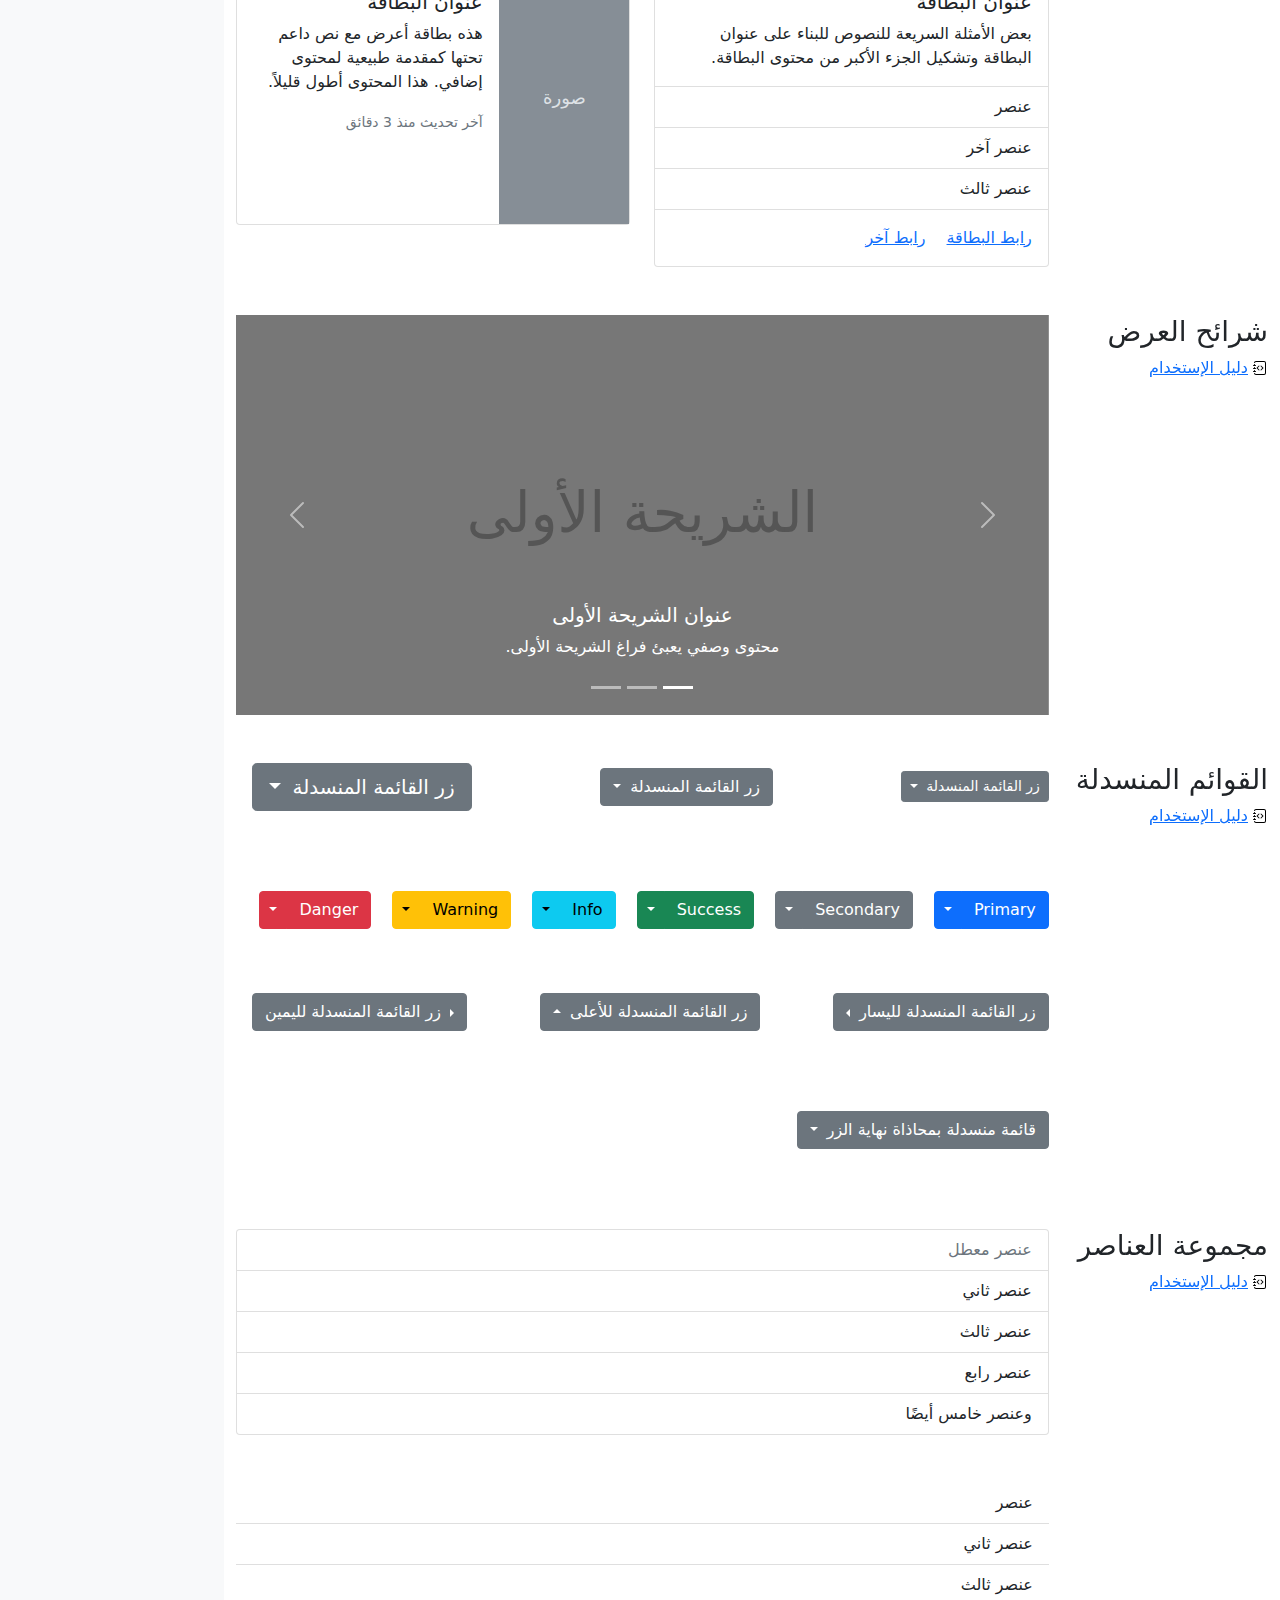
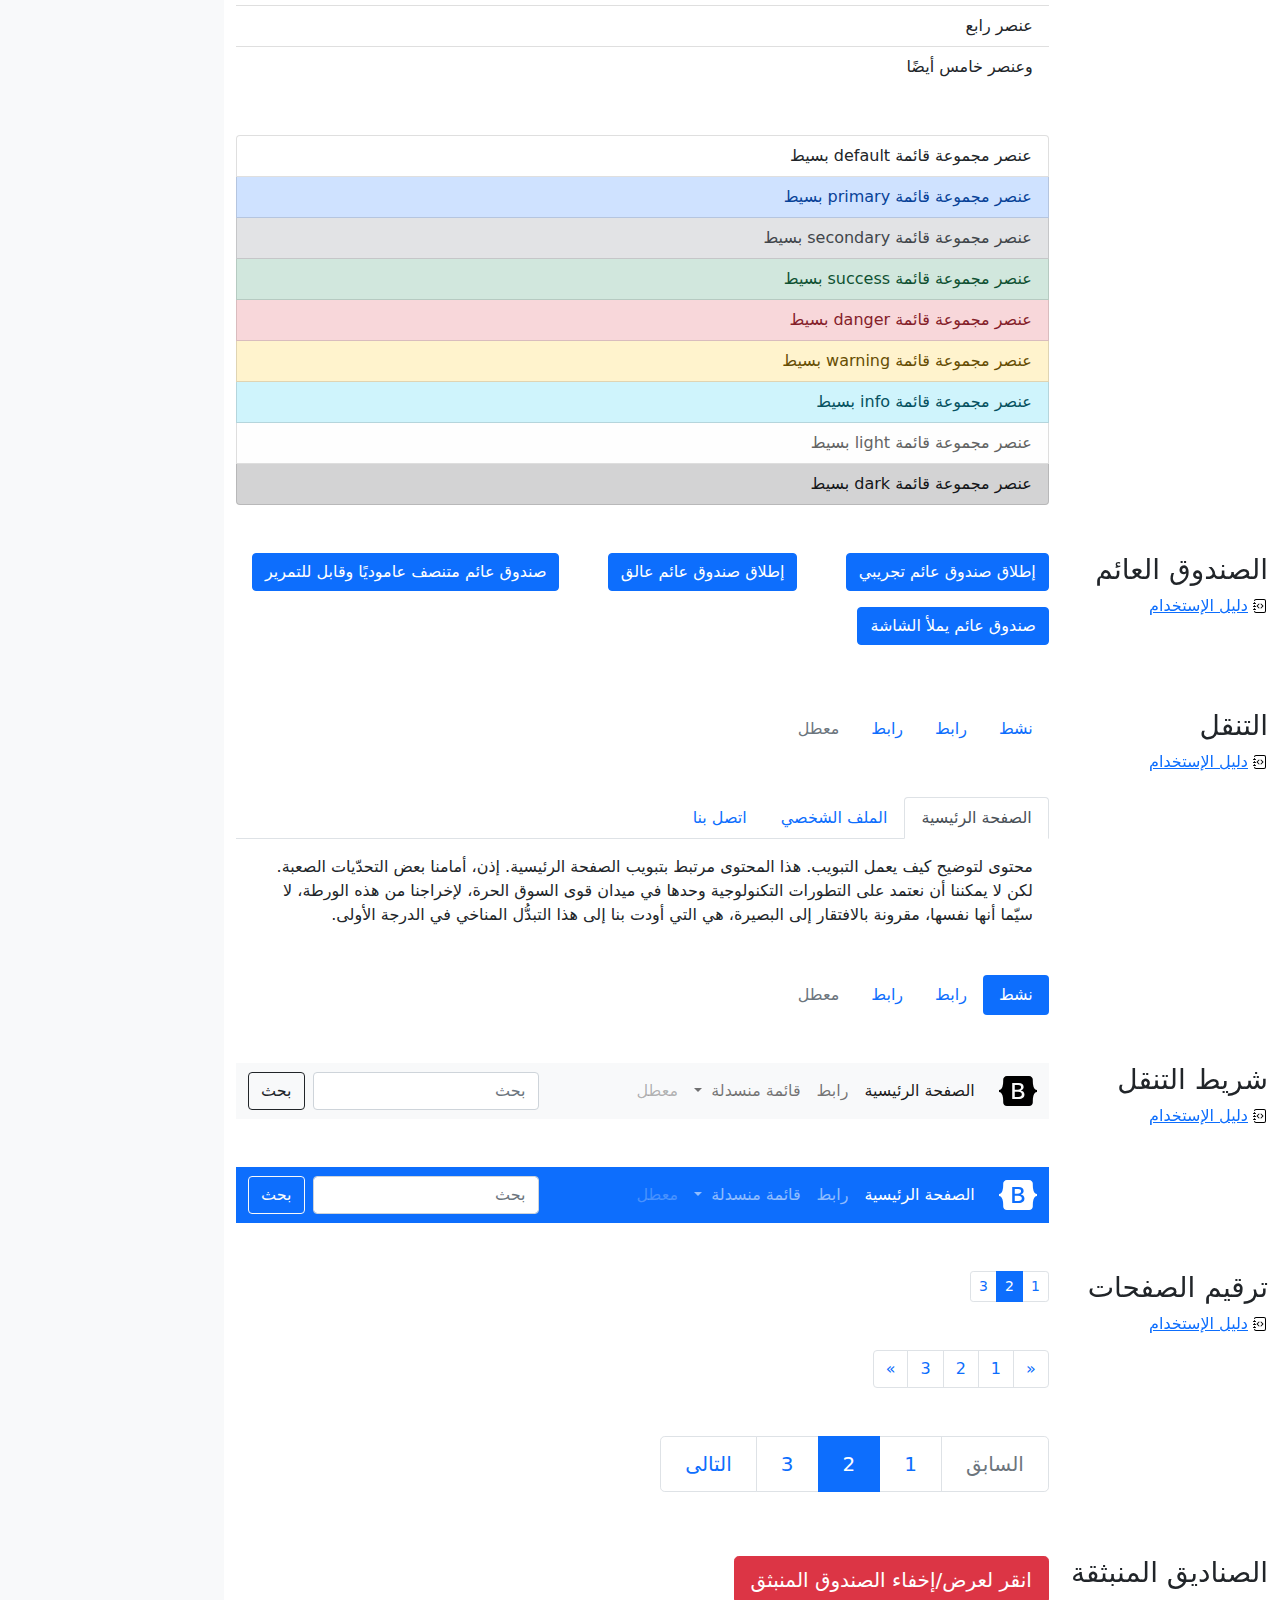
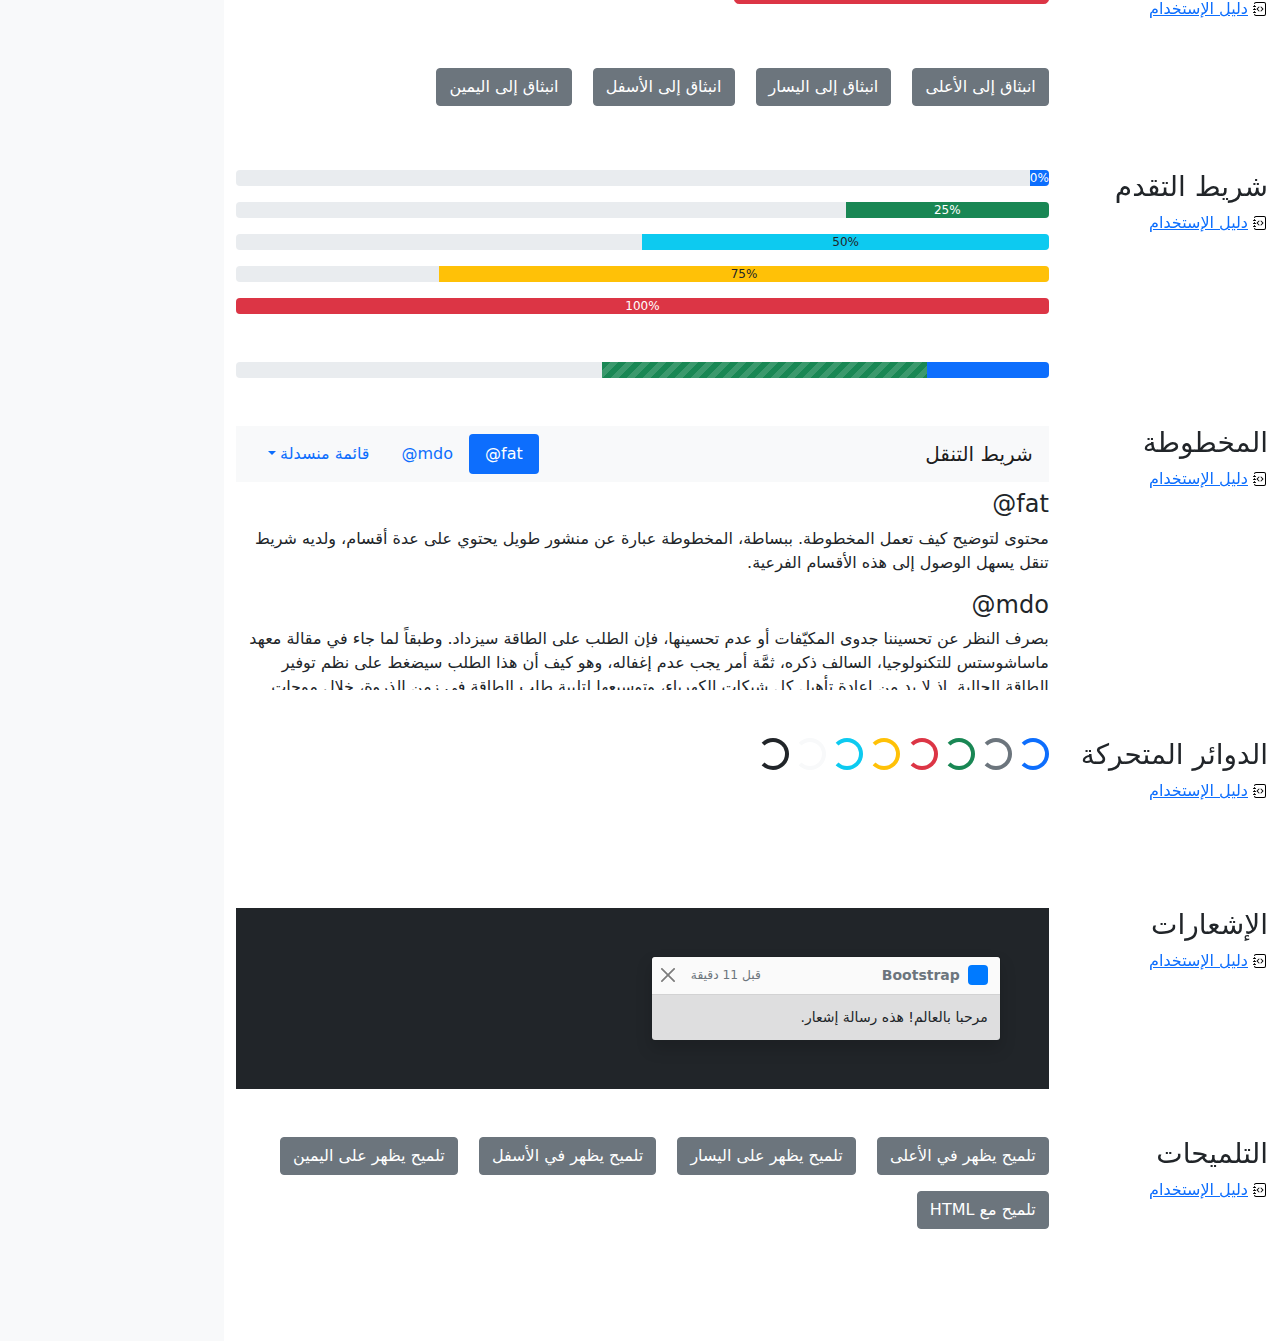
<file: boot/cheatsheet-rtl/index.html>
<!doctype html>
<html lang="ar" dir="rtl">
  <head>
    <meta charset="utf-8">
    <meta name="viewport" content="width=device-width, initial-scale=1">
    <meta name="description" content="">
    <meta name="author" content="Mark Otto, Jacob Thornton, and Bootstrap contributors">
    <meta name="generator" content="Hugo 0.88.1">
    <title>ورقة الغش · Bootstrap v5.1</title>

    <link rel="canonical" href="https://getbootstrap.com/docs/5.1/examples/cheatsheet-rtl/">

    

    <!-- Bootstrap core CSS -->
<link href="../assets/dist/css/bootstrap.rtl.min.css" rel="stylesheet">

    <style>
      .bd-placeholder-img {
        font-size: 1.125rem;
        text-anchor: middle;
        -webkit-user-select: none;
        -moz-user-select: none;
        user-select: none;
      }

      @media (min-width: 768px) {
        .bd-placeholder-img-lg {
          font-size: 3.5rem;
        }
      }
    </style>

    
    <!-- Custom styles for this template -->
    <link href="../cheatsheet/cheatsheet.rtl.css" rel="stylesheet">
  </head>
  <body class="bg-light">
    
<header class="bd-header bg-dark py-3 d-flex align-items-stretch border-bottom border-dark">
  <div class="container-fluid d-flex align-items-center">
    <h1 class="d-flex align-items-center fs-4 text-white mb-0">
      <img src="../assets/brand/bootstrap-logo-white.svg" width="38" height="30" class="me-3" alt="Bootstrap">
      ورقة الغش
    </h1>
    <a href="../examples/cheatsheet/" class="ms-auto link-light" hreflang="en">جدول بيانات LTR</a>
  </div>
</header>
<aside class="bd-aside sticky-xl-top text-muted align-self-start mb-3 mb-xl-5 px-2">
  <h2 class="h6 pt-4 pb-3 mb-4 border-bottom">على هذه الصفحة</h2>
  <nav class="small" id="toc">
    <ul class="list-unstyled">
      <li class="my-2">
        <button class="btn d-inline-flex align-items-center collapsed" data-bs-toggle="collapse" aria-expanded="false" data-bs-target="#contents-collapse" aria-controls="contents-collapse">المحتوى</button>
        <ul class="list-unstyled ps-3 collapse" id="contents-collapse">
          <li><a class="d-inline-flex align-items-center rounded" href="#typography">النصوص</a></li>
          <li><a class="d-inline-flex align-items-center rounded" href="#images">الصور</a></li>
          <li><a class="d-inline-flex align-items-center rounded" href="#tables">الجداول</a></li>
          <li><a class="d-inline-flex align-items-center rounded" href="#figures">النماذج البيانية</a></li>
        </ul>
      </li>
      <li class="my-2">
        <button class="btn d-inline-flex align-items-center collapsed" data-bs-toggle="collapse" aria-expanded="false" data-bs-target="#forms-collapse" aria-controls="forms-collapse">النماذج</button>
        <ul class="list-unstyled ps-3 collapse" id="forms-collapse">
          <li><a class="d-inline-flex align-items-center rounded" href="#overview">نظرة عامة</a></li>
          <li><a class="d-inline-flex align-items-center rounded" href="#disabled-forms">الحقول المعطلة</a></li>
          <li><a class="d-inline-flex align-items-center rounded" href="#sizing">الأحجام</a></li>
          <li><a class="d-inline-flex align-items-center rounded" href="#input-group">مجموعة الإدخال</a></li>
          <li><a class="d-inline-flex align-items-center rounded" href="#floating-labels">الحقول ذوي العناوين العائمة</a></li>
          <li><a class="d-inline-flex align-items-center rounded" href="#validation">التحقق</a></li>
        </ul>
      </li>
      <li class="my-2">
        <button class="btn d-inline-flex align-items-center collapsed" data-bs-toggle="collapse" aria-expanded="false" data-bs-target="#components-collapse" aria-controls="components-collapse">مكونات</button>
        <ul class="list-unstyled ps-3 collapse" id="components-collapse">
          <li><a class="d-inline-flex align-items-center rounded" href="#accordion">المطوية</a></li>
          <li><a class="d-inline-flex align-items-center rounded" href="#alerts">الإنذارات</a></li>
          <li><a class="d-inline-flex align-items-center rounded" href="#badge">الشارة</a></li>
          <li><a class="d-inline-flex align-items-center rounded" href="#breadcrumb">مسار التنقل التفصيلي</a></li>
          <li><a class="d-inline-flex align-items-center rounded" href="#buttons">الأزرار</a></li>
          <li><a class="d-inline-flex align-items-center rounded" href="#button-group">مجموعة الأزرار</a></li>
          <li><a class="d-inline-flex align-items-center rounded" href="#card">البطاقة</a></li>
          <li><a class="d-inline-flex align-items-center rounded" href="#carousel">شرائح العرض</a></li>
          <li><a class="d-inline-flex align-items-center rounded" href="#dropdowns">القوائم المنسدلة</a></li>
          <li><a class="d-inline-flex align-items-center rounded" href="#list-group">مجموعة العناصر</a></li>
          <li><a class="d-inline-flex align-items-center rounded" href="#modal">الصندوق العائم</a></li>
          <li><a class="d-inline-flex align-items-center rounded" href="#navs">التنقل</a></li>
          <li><a class="d-inline-flex align-items-center rounded" href="#navbar">شريط التنقل</a></li>
          <li><a class="d-inline-flex align-items-center rounded" href="#pagination">ترقيم الصفحات</a></li>
          <li><a class="d-inline-flex align-items-center rounded" href="#popovers">الصناديق المنبثقة</a></li>
          <li><a class="d-inline-flex align-items-center rounded" href="#progress">شريط التقدم</a></li>
          <li><a class="d-inline-flex align-items-center rounded" href="#scrollspy">المخطوطة</a></li>
          <li><a class="d-inline-flex align-items-center rounded" href="#spinners">الدوائر المتحركة</a></li>
          <li><a class="d-inline-flex align-items-center rounded" href="#toasts">الإشعارات</a></li>
          <li><a class="d-inline-flex align-items-center rounded" href="#tooltips">التلميحات</a></li>
        </ul>
      </li>
    </ul>
  </nav>
</aside>
<div class="bd-cheatsheet container-fluid bg-body">
  <section id="content">
    <h2 class="sticky-xl-top fw-bold pt-3 pt-xl-5 pb-2 pb-xl-3">المحتوى</h2>

    <article class="my-3" id="typography">
      <div class="bd-heading sticky-xl-top align-self-start mt-5 mb-3 mt-xl-0 mb-xl-2">
        <h3>النصوص</h3>
        <a class="d-flex align-items-center" hreflang="en" href="../content/typography/">دليل الإستخدام</a>
      </div>

      <div>
        <div class="bd-example">
        <p class="display-1">العرض 1</p>
        <p class="display-2">العرض 2</p>
        <p class="display-3">العرض 3</p>
        <p class="display-4">العرض 4</p>
        <p class="display-5">العرض 5</p>
        <p class="display-6">العرض 6</p>
        </div>

        <div class="bd-example">
        <p class="h1">عنوان 1</p>
        <p class="h2">عنوان 2</p>
        <p class="h3">عنوان 3</p>
        <p class="h4">عنوان 4</p>
        <p class="h5">عنوان 5</p>
        <p class="h6">عنوان 6</p>
        </div>

        <div class="bd-example">
        <p class="lead">
          هذه قطعة إملائية متميزة، فهي مصممة لتكون بارزة من بين القطع الإملائية الأخرى.
        </p>
        </div>

        <div class="bd-example">
        <p>يمكنك استخدام تصنيف mark <mark>لتحديد</mark> نص.</p>
        <p><del>من المفترض أن يتم التعامل مع هذا السطر كنص محذوف.</del></p>
        <p><s>من المفترض أن يتم التعامل مع هذا السطر على أنه لم يعد دقيقًا.</s></p>
        <p><ins>من المفترض أن يتم التعامل مع هذا السطر كإضافة إلى المستند.</ins></p>
        <p><u>سيتم عرض النص في هذا السطر كما وتحته خط.</u></p>
        <p><small>من المفترض أن يتم التعامل مع هذا السطر على أنه يحوي تفاصيل صغيرة.</small></p>
        <p><strong>هذا السطر يحوي نص عريض.</strong></p>
        <p><em>هذا السطر يحوي نص مائل.</em></p>
        </div>

        <div class="bd-example">
        <blockquote class="blockquote">
          <p>إقتباس مبهر، موضوع في عنصر blockquote</p>
          <footer class="blockquote-footer">شخص مشهور في <cite title= "عنوان المصدر"> عنوان المصدر </cite></footer>
        </blockquote>
        </div>

        <div class="bd-example">
        <ul class="list-unstyled">
          <li>هذه قائمة عناصر.</li>
          <li>بالرغم من أنها مصممة كي لا تظهر كذلك.</li>
          <li>إلا أنها مجهزة كـ قائمة خلف الكواليس</li>
          <li>هذا التصميم ينطبق فقد على القائمة الرئيسية</li>
          <li>القوائم الفرعية
            <ul>
              <li>لا تتأثر بهذا التصميم</li>
              <li>فهي تظهر عليها علامات الترقيم</li>
              <li>وتحتوي على مساحة فارغة بجوارها</li>
            </ul>
          </li>
          <li>قد يكون هذا التصميم مفيدًا في بعض الأحيان.</li>
        </ul>
        </div>

        <div class="bd-example">
        <ul class="list-inline">
          <li class="list-inline-item">هذا عنصر في قائمة.</li>
          <li class="list-inline-item">وهذا أيضًا.</li>
          <li class="list-inline-item">لكنهم يظهرون متجاورين.</li>
        </ul>
        </div>
      </div>
    </article>
    <article class="my-3" id="images">
      <div class="bd-heading sticky-xl-top align-self-start mt-5 mb-3 mt-xl-0 mb-xl-2">
        <h3>الصور</h3>
        <a class="d-flex align-items-center" hreflang="en" href="../content/images/">دليل الإستخدام</a>
      </div>

      <div>
        <div class="bd-example">
        <svg class="bd-placeholder-img bd-placeholder-img-lg img-fluid" width="100%" height="250" xmlns="http://www.w3.org/2000/svg" role="img" aria-label="Placeholder: صورة مستجيبة" preserveAspectRatio="xMidYMid slice" focusable="false"><title>Placeholder</title><rect width="100%" height="100%" fill="#868e96"/><text x="50%" y="50%" fill="#dee2e6" dy=".3em">صورة مستجيبة</text></svg>

        </div>

        <div class="bd-example">
        <svg class="bd-placeholder-img img-thumbnail" width="200" height="200" xmlns="http://www.w3.org/2000/svg" role="img" aria-label="صورة عنصر نائب مربع عام مع حدود بيضاء حولها ، مما يجعلها تشبه صورة تم التقاطها بكاميرا فورية قديمة: 200x200" preserveAspectRatio="xMidYMid slice" focusable="false"><title>صورة عنصر نائب مربع عام مع حدود بيضاء حولها ، مما يجعلها تشبه صورة تم التقاطها بكاميرا فورية قديمة</title><rect width="100%" height="100%" fill="#868e96"/><text x="50%" y="50%" fill="#dee2e6" dy=".3em">200x200</text></svg>

        </div>
      </div>
    </article>
    <article class="my-3" id="tables">
      <div class="bd-heading sticky-xl-top align-self-start mt-5 mb-3 mt-xl-0 mb-xl-2">
        <h3>الجداول</h3>
        <a class="d-flex align-items-center" hreflang="en" href="../content/tables/">دليل الإستخدام</a>
      </div>

      <div>
        <div class="bd-example">
        <table class="table table-striped">
          <thead>
          <tr>
            <th scope="col">#</th>
            <th scope="col">الاسم الاول</th>
            <th scope="col">الكنية</th>
            <th scope="col">الاسم المستعار</th>
          </tr>
          </thead>
          <tbody>
          <tr>
            <th scope="row">1</th>
            <td>Mark</td>
            <td>Otto</td>
            <td><bdo lang="en" dir="ltr">@mdo</bdo></td>
          </tr>
          <tr>
            <th scope="row">2</th>
            <td>Jacob</td>
            <td>Thornton</td>
            <td><bdo lang="en" dir="ltr">@fat</bdo></td>
          </tr>
          <tr>
            <th scope="row">3</th>
            <td colspan="2">Larry the Bird</td>
            <td><bdo lang="en" dir="ltr">@twitter</bdo></td>
          </tr>
          </tbody>
        </table>
        </div>

        <div class="bd-example">
        <table class="table table-dark table-borderless">
          <thead>
          <tr>
            <th scope="col">#</th>
            <th scope="col">الاسم الاول</th>
            <th scope="col">الكنية</th>
            <th scope="col">الاسم المستعار</th>
          </tr>
          </thead>
          <tbody>
          <tr>
            <th scope="row">1</th>
            <td>Mark</td>
            <td>Otto</td>
            <td><bdo lang="en" dir="ltr">@mdo</bdo></td>
          </tr>
          <tr>
            <th scope="row">2</th>
            <td>Jacob</td>
            <td>Thornton</td>
            <td><bdo lang="en" dir="ltr">@fat</bdo></td>
          </tr>
          <tr>
            <th scope="row">3</th>
            <td colspan="2">Larry the Bird</td>
            <td><bdo lang="en" dir="ltr">@twitter</bdo></td>
          </tr>
          </tbody>
        </table>
        </div>

        <div class="bd-example">
        <table class="table table-hover">
          <thead>
          <tr>
            <th scope="col">Class</th>
            <th scope="col">عنوان</th>
            <th scope="col">عنوان</th>
          </tr>
          </thead>
          <tbody>
          <tr>
            <th scope="row">Default</th>
            <td>خلية</td>
            <td>خلية</td>
          </tr>
          
          <tr class="table-primary">
            <th scope="row">Primary</th>
            <td>خلية</td>
            <td>خلية</td>
          </tr>
          <tr class="table-secondary">
            <th scope="row">Secondary</th>
            <td>خلية</td>
            <td>خلية</td>
          </tr>
          <tr class="table-success">
            <th scope="row">Success</th>
            <td>خلية</td>
            <td>خلية</td>
          </tr>
          <tr class="table-danger">
            <th scope="row">Danger</th>
            <td>خلية</td>
            <td>خلية</td>
          </tr>
          <tr class="table-warning">
            <th scope="row">Warning</th>
            <td>خلية</td>
            <td>خلية</td>
          </tr>
          <tr class="table-info">
            <th scope="row">Info</th>
            <td>خلية</td>
            <td>خلية</td>
          </tr>
          <tr class="table-light">
            <th scope="row">Light</th>
            <td>خلية</td>
            <td>خلية</td>
          </tr>
          <tr class="table-dark">
            <th scope="row">Dark</th>
            <td>خلية</td>
            <td>خلية</td>
          </tr>
          </tbody>
        </table>
        </div>

        <div class="bd-example">
        <table class="table table-sm table-bordered">
          <thead>
          <tr>
            <th scope="col">#</th>
            <th scope="col">الاسم الاول</th>
            <th scope="col">الكنية</th>
            <th scope="col">الاسم المستعار</th>
          </tr>
          </thead>
          <tbody>
          <tr>
            <th scope="row">1</th>
            <td>Mark</td>
            <td>Otto</td>
            <td><bdo lang="en" dir="ltr">@mdo</bdo></td>
          </tr>
          <tr>
            <th scope="row">2</th>
            <td>Jacob</td>
            <td>Thornton</td>
            <td><bdo lang="en" dir="ltr">@fat</bdo></td>
          </tr>
          <tr>
            <th scope="row">3</th>
            <td colspan="2">Larry the Bird</td>
            <td><bdo lang="en" dir="ltr">@twitter</bdo></td>
          </tr>
          </tbody>
        </table>
        </div>
      </div>
    </article>
    <article class="my-3" id="figures">
      <div class="bd-heading sticky-xl-top align-self-start mt-5 mb-3 mt-xl-0 mb-xl-2">
        <h3>النماذج البيانية</h3>
        <a class="d-flex align-items-center" hreflang="en" href="../content/figures/">دليل الإستخدام</a>
      </div>

      <div>
        <div class="bd-example">
        <figure class="figure">
          <svg class="bd-placeholder-img figure-img img-fluid rounded" width="400" height="300" xmlns="http://www.w3.org/2000/svg" role="img" aria-label="Placeholder: 400x300" preserveAspectRatio="xMidYMid slice" focusable="false"><title>Placeholder</title><rect width="100%" height="100%" fill="#868e96"/><text x="50%" y="50%" fill="#dee2e6" dy=".3em">400x300</text></svg>

          <figcaption class="figure-caption">شرح للصورة أعلاه.</figcaption>
        </figure>
        </div>
      </div>
    </article>
  </section>

  <section id="forms">
    <h2 class="sticky-xl-top fw-bold pt-3 pt-xl-5 pb-2 pb-xl-3">النماذج</h2>

    <article class="my-3" id="overview">
      <div class="bd-heading sticky-xl-top align-self-start mt-5 mb-3 mt-xl-0 mb-xl-2">
        <h3>نظرة عامة</h3>
        <a class="d-flex align-items-center" hreflang="en" href="../forms/overview/">دليل الإستخدام</a>
      </div>

      <div>
        <div class="bd-example">
        <form>
          <div class="mb-3">
            <label for="exampleInputEmail1" class="form-label">البريد الإلكتروني</label>
            <input type="email" class="form-control" id="exampleInputEmail1" aria-describedby="emailHelp">
            <div id="emailHelp" class="form-text">لن نقوم بمشاركة بريدك الإلكتروني مع أي شخص آخر.</div>
          </div>
          <div class="mb-3">
            <label for="exampleInputPassword1" class="form-label">كلمة السر</label>
            <input type="password" class="form-control" id="exampleInputPassword1">
          </div>
          <div class="mb-3 form-check">
            <input type="checkbox" class="form-check-input" id="exampleCheck1">
            <label class="form-check-label" for="exampleCheck1">اخترني</label>
          </div>
          <fieldset class="mb-3">
            <legend>أزرار الاختيار الأحادي</legend>
            <div class="form-check">
              <input type="radio" name="radios" class="form-check-input" id="exampleRadio1" checked>
              <label class="form-check-label" for="exampleRadio1">الخيار الافتراضي</label>
            </div>
            <div class="mb-3 form-check">
              <input type="radio" name="radios" class="form-check-input" id="exampleRadio2">
              <label class="form-check-label" for="exampleRadio2">خيار آخر</label>
            </div>
          </fieldset>
          <div class="mb-3">
            <label class="form-label" for="customFile">رفع</label>
            <input type="file" class="form-control" id="customFile">
          </div>
          <div class="mb-3 form-check form-switch">
            <input class="form-check-input" type="checkbox" role="switch" id="flexSwitchCheckChecked" checked>
            <label class="form-check-label" for="flexSwitchCheckChecked">زر على شكل مفتاح اختيار.</label>
          </div>
          <div class="mb-3">
            <label for="customRange3" class="form-label">مثال على حقل اختيار نطاقي</label>
            <input type="range" class="form-range" min="0" max="5" step="0.5" id="customRange3">
          </div>
          <button type="submit" class="btn btn-primary">إرسال</button>
        </form>
        </div>
      </div>
    </article>
    <article class="my-3" id="disabled-forms">
      <div class="bd-heading sticky-xl-top align-self-start mt-5 mb-3 mt-xl-0 mb-xl-2">
        <h3>الحقول المعطلة</h3>
        <a class="d-flex align-items-center" hreflang="en" href="../forms/overview/#disabled-forms">دليل الإستخدام</a>
      </div>

      <div>
        <div class="bd-example">
        <form>
          <fieldset disabled aria-label="مثال على مجموعة الحقول المعطلة">
            <div class="mb-3">
              <label for="disabledTextInput" class="form-label">حقل إدخال معطل</label>
              <input type="text" id="disabledTextInput" class="form-control" placeholder="حقل إدخال معطل">
            </div>
            <div class="mb-3">
              <label for="disabledSelect" class="form-label">قائمة اختيار معطلة</label>
              <select id="disabledSelect" class="form-select">
                <option>خيار معطل</option>
              </select>
            </div>
            <div class="mb-3">
              <div class="form-check">
                <input class="form-check-input" type="checkbox" id="disabledFieldsetCheck" disabled>
                <label class="form-check-label" for="disabledFieldsetCheck">
                  زر اختيار معطل
                </label>
              </div>
            </div>
            <fieldset class="mb-3">
              <legend>أزرار اختيار أحادي معطلين</legend>
              <div class="form-check">
                <input type="radio" name="radios" class="form-check-input" id="disabledRadio1" disabled>
                <label class="form-check-label" for="disabledRadio1">خيار معطل</label>
              </div>
              <div class="mb-3 form-check">
                <input type="radio" name="radios" class="form-check-input" id="disabledRadio2" disabled>
                <label class="form-check-label" for="disabledRadio2">خيار آخر معطل</label>
              </div>
            </fieldset>
            <div class="mb-3">
              <label class="form-label" for="disabledCustomFile">رفع معطل</label>
              <input type="file" class="form-control" id="disabledCustomFile" disabled>
            </div>
            <div class="mb-3 form-check form-switch">
              <input class="form-check-input" type="checkbox" role="switch" id="disabledSwitchCheckChecked" checked disabled>
              <label class="form-check-label" for="disabledSwitchCheckChecked">زر معطل على شكل مفتاح اختيار.</label>
            </div>
            <div class="mb-3">
              <label for="disabledRange" class="form-label">حقل اختيار نطاقي معطل</label>
              <input type="range" class="form-range" min="0" max="5" step="0.5" id="disabledRange">
            </div>
            <button type="submit" class="btn btn-primary">إرسال</button>
          </fieldset>
        </form>
        </div>
      </div>
    </article>
    <article class="my-3" id="sizing">
      <div class="bd-heading sticky-xl-top align-self-start mt-5 mb-3 mt-xl-0 mb-xl-2">
        <h3>الأحجام</h3>
        <a class="d-flex align-items-center" hreflang="en" href="../forms/form-control/#sizing">دليل الإستخدام</a>
      </div>

      <div>
        <div class="bd-example">
        <div class="mb-3">
          <input class="form-control form-control-lg" type="text" placeholder="حقل إدخال كبير" aria-label=".form-control-lg مثال">
        </div>
        <div class="mb-3">
          <select class="form-select form-select-lg mb-3" aria-label=".form-select-lg مثال">
            <option selected>افتح قائمة الاختيار هذه</option>
            <option value="1">واحد</option>
            <option value="2">اثنان</option>
            <option value="3">ثلاثة</option>
          </select>
        </div>
        <div class="mb-3">
          <input type="file" class="form-control form-control-lg" aria-label="مثال على إدخال ملف كبير">
        </div>
        </div>

        <div class="bd-example">
        <div class="mb-3">
          <input class="form-control form-control-sm" type="text" placeholder="حقل إدخال صغير" aria-label=".form-control-sm مثال">
        </div>
        <div class="mb-3">
          <select class="form-select form-select-sm" aria-label=".form-select-sm مثال">
            <option selected>افتح قائمة الاختيار هذه</option>
            <option value="1">واحد</option>
            <option value="2">اثنان</option>
            <option value="3">ثلاثة</option>
          </select>
        </div>
        <div class="mb-3">
          <input type="file" class="form-control form-control-sm" aria-label="مثال على إدخال ملف صغير">
        </div>
        </div>
      </div>
    </article>
    <article class="my-3" id="input-group">
      <div class="bd-heading sticky-xl-top align-self-start mt-5 mb-3 mt-xl-0 mb-xl-2">
        <h3>مجموعة الإدخال</h3>
        <a class="d-flex align-items-center" hreflang="en" href="../forms/input-group/">دليل الإستخدام</a>
      </div>

      <div>
        <div class="bd-example">
        <div class="input-group mb-3">
          <span class="input-group-text" id="basic-addon1">أنا اسمي</span>
          <input type="text" class="form-control" placeholder="فلان الفلاني" aria-label="الاسم" aria-describedby="basic-addon1">
        </div>
        <div class="input-group mb-3">
          <input type="text" class="form-control" placeholder="أنا أحب الكعك والقهوة" aria-label="الطعام المفضل" aria-describedby="basic-addon2">
          <span class="input-group-text" id="basic-addon2">وغيرها</span>
        </div>
        <label for="basic-url" class="form-label">عنوان حسابك الشخصي</label>
        <div class="input-group mb-3">
          <input type="text" class="form-control" id="basic-url" aria-describedby="basic-addon3">
          <span class="input-group-text" id="basic-addon3"><bdo lang="en" dir="ltr">https://example.com/users/</bdo></span>
        </div>
        <div class="input-group mb-3">
          <span class="input-group-text"><bdo lang="en" dir="ltr">.00</bdo></span>
          <input type="text" class="form-control" aria-label="المبلغ (لأقرب دولار)">
          <span class="input-group-text">$</span>
        </div>
        <div class="input-group">
          <span class="input-group-text">مع textarea</span>
          <textarea class="form-control" aria-label="مع textarea"></textarea>
        </div>
        </div>
      </div>
    </article>
    <article class="my-3" id="floating-labels">
      <div class="bd-heading sticky-xl-top align-self-start mt-5 mb-3 mt-xl-0 mb-xl-2">
        <h3>الحقول ذوي العناوين العائمة</h3>
        <a class="d-flex align-items-center" href="../forms/floating-labels/">دليل الإستخدام</a>
      </div>

      <div>
        <div class="bd-example">
        <form>
          <div class="form-floating mb-3">
            <input type="email" class="form-control" id="floatingInput" placeholder="name@example.com">
            <label for="floatingInput">البريد الالكتروني</label>
          </div>
          <div class="form-floating">
            <input type="password" class="form-control" id="floatingPassword" placeholder="كلمة السر">
            <label for="floatingPassword">كلمة السر</label>
          </div>
        </form>
        </div>
      </div>
    </article>
    <article class="my-3" id="validation">
      <div class="bd-heading sticky-xl-top align-self-start mt-5 mb-3 mt-xl-0 mb-xl-2">
        <h3>التحقق</h3>
        <a class="d-flex align-items-center" hreflang="en" href="../forms/validation/">دليل الإستخدام</a>
      </div>

      <div>
        <div class="bd-example">
        <form class="row g-3">
          <div class="col-md-4">
            <label for="validationServer01" class="form-label">الاسم الاول</label>
            <input type="text" class="form-control is-valid" id="validationServer01" value="Mark" required>
            <div class="valid-feedback">
              يبدو صحيحًا!
            </div>
          </div>
          <div class="col-md-4">
            <label for="validationServer02" class="form-label">الكنية</label>
            <input type="text" class="form-control is-valid" id="validationServer02" value="Otto" required>
            <div class="valid-feedback">
              يبدو صحيحًا!
            </div>
          </div>
          <div class="col-md-4">
            <label for="validationServerUsername" class="form-label">اسم المستخدم</label>
            <div class="input-group has-validation">
              <input type="text" class="form-control is-invalid" id="validationServerUsername" aria-describedby="inputGroupPrepend3" required>
              <span class="input-group-text" id="inputGroupPrepend3">@</span>
              <div class="invalid-feedback">
                يرجى اختيار اسم مستخدم.
              </div>
            </div>
          </div>
          <div class="col-md-6">
            <label for="validationServer03" class="form-label">مدينة</label>
            <input type="text" class="form-control is-invalid" id="validationServer03" required>
            <div class="invalid-feedback">
              يرجى إدخال مدينة صحيحة.
            </div>
          </div>
          <div class="col-md-3">
            <label for="validationServer04" class="form-label">حالة</label>
            <select class="form-select is-invalid" id="validationServer04" required>
              <option selected disabled value="">اختر...</option>
              <option>...</option>
            </select>
            <div class="invalid-feedback">
              يرجى اختيار ولاية صحيحة.
            </div>
          </div>
          <div class="col-md-3">
            <label for="validationServer05" class="form-label">الرمز البريدي</label>
            <input type="text" class="form-control is-invalid" id="validationServer05" required>
            <div class="invalid-feedback">
              يرجى إدخال رمز بريدي صحيح.
            </div>
          </div>
          <div class="col-12">
            <div class="form-check">
              <input class="form-check-input is-invalid" type="checkbox" value="" id="invalidCheck3" required>
              <label class="form-check-label" for="invalidCheck3">
                أوافق على الشروط والأحكام
              </label>
              <div class="invalid-feedback">
                تجب الموافقة قبل إرسال النموذج.
              </div>
            </div>
          </div>
          <div class="col-12">
            <button class="btn btn-primary" type="submit">إرسال النموذج</button>
          </div>
        </form>
        </div>
      </div>
    </article>
  </section>

  <section id="components">
    <h2 class="sticky-xl-top fw-bold pt-3 pt-xl-5 pb-2 pb-xl-3">العناصر</h2>

    <article class="my-3" id="accordion">
      <div class="bd-heading sticky-xl-top align-self-start mt-5 mb-3 mt-xl-0 mb-xl-2">
        <h3>المطوية</h3>
        <a class="d-flex align-items-center" hreflang="en" href="../components/accordion/">دليل الإستخدام</a>
      </div>

      <div>
        <div class="bd-example">
        <div class="accordion" id="accordionExample">
          <div class="accordion-item">
            <h4 class="accordion-header" id="headingOne">
              <button class="accordion-button" type="button" data-bs-toggle="collapse" data-bs-target="#collapseOne" aria-expanded="true" aria-controls="collapseOne">
                عنصر المطوية الأول
              </button>
            </h4>
            <div id="collapseOne" class="accordion-collapse collapse show" aria-labelledby="headingOne" data-bs-parent="#accordionExample">
              <div class="accordion-body">
                <strong>هذا هو محتوى عنصر المطوية الأول.</strong> سيكون المحتوى مخفيًا بشكل إفتراضي حتى يقوم Bootstrap بإضافة الكلاسات اللازمة لكل عنصر في المطوية. هذه الكلاسات تتحكم بالمظهر العام ووتتحكم أيضا بإظهار وإخفاء أقسام المطوية عبر حركات CSS الإنتقالية. يمكنك تعديل أي من هذه عبر كلاسات CSS خاصة بك، او عبر تغيير القيم الإفتراضية المقدمة من Bootsrap. من الجدير بالذكر أنه يمكن وضع أي كود HTML هنا، ولكن الحركة الإنتقالية قد تحد من الoverflow.
              </div>
            </div>
          </div>
          <div class="accordion-item">
            <h4 class="accordion-header" id="headingTwo">
              <button class="accordion-button collapsed" type="button" data-bs-toggle="collapse" data-bs-target="#collapseTwo" aria-expanded="false" aria-controls="collapseTwo">
                عنصر المطوية الثاني
              </button>
            </h4>
            <div id="collapseTwo" class="accordion-collapse collapse" aria-labelledby="headingTwo" data-bs-parent="#accordionExample">
              <div class="accordion-body">
                <strong>هذا هو محتوى عنصر المطوية الثاني.</strong> سيكون المحتوى مخفيًا بشكل إفتراضي حتى يقوم Bootstrap بإضافة الكلاسات اللازمة لكل عنصر في المطوية. هذه الكلاسات تتحكم بالمظهر العام ووتتحكم أيضا بإظهار وإخفاء أقسام المطوية عبر حركات CSS الإنتقالية. يمكنك تعديل أي من هذه عبر كلاسات CSS خاصة بك، او عبر تغيير القيم الإفتراضية المقدمة من Bootsrap. من الجدير بالذكر أنه يمكن وضع أي كود HTML هنا، ولكن الحركة الإنتقالية قد تحد من الoverflow.
              </div>
            </div>
          </div>
          <div class="accordion-item">
            <h4 class="accordion-header" id="headingThree">
              <button class="accordion-button collapsed" type="button" data-bs-toggle="collapse" data-bs-target="#collapseThree" aria-expanded="false" aria-controls="collapseThree">
                عنصر المطوية الثالث
              </button>
            </h4>
            <div id="collapseThree" class="accordion-collapse collapse" aria-labelledby="headingThree" data-bs-parent="#accordionExample">
              <div class="accordion-body">
                <strong>هذا هو محتوى عنصر المطوية الثالث.</strong> سيكون المحتوى مخفيًا بشكل إفتراضي حتى يقوم Bootstrap بإضافة الكلاسات اللازمة لكل عنصر في المطوية. هذه الكلاسات تتحكم بالمظهر العام ووتتحكم أيضا بإظهار وإخفاء أقسام المطوية عبر حركات CSS الإنتقالية. يمكنك تعديل أي من هذه عبر كلاسات CSS خاصة بك، او عبر تغيير القيم الإفتراضية المقدمة من Bootsrap. من الجدير بالذكر أنه يمكن وضع أي كود HTML هنا، ولكن الحركة الإنتقالية قد تحد من الoverflow.
              </div>
            </div>
          </div>
        </div>
        </div>
      </div>
    </article>
    <article class="my-3" id="alerts">
      <div class="bd-heading sticky-xl-top align-self-start mt-5 mb-3 mt-xl-0 mb-xl-2">
        <h3>الإنذارات</h3>
        <a class="d-flex align-items-center" hreflang="en" href="../components/alerts/">دليل الإستخدام</a>
      </div>

      <div>
        <div class="bd-example">
        
        <div class="alert alert-primary alert-dismissible fade show" role="alert">
          تنبيه primary بسيط مع <a href="#" class="alert-link">رابط مثال</a>. أعطها نقرة إذا أردت.
          <button type="button" class="btn-close" data-bs-dismiss="alert" aria-label="قريب"></button>
        </div>
        <div class="alert alert-secondary alert-dismissible fade show" role="alert">
          تنبيه secondary بسيط مع <a href="#" class="alert-link">رابط مثال</a>. أعطها نقرة إذا أردت.
          <button type="button" class="btn-close" data-bs-dismiss="alert" aria-label="قريب"></button>
        </div>
        <div class="alert alert-success alert-dismissible fade show" role="alert">
          تنبيه success بسيط مع <a href="#" class="alert-link">رابط مثال</a>. أعطها نقرة إذا أردت.
          <button type="button" class="btn-close" data-bs-dismiss="alert" aria-label="قريب"></button>
        </div>
        <div class="alert alert-danger alert-dismissible fade show" role="alert">
          تنبيه danger بسيط مع <a href="#" class="alert-link">رابط مثال</a>. أعطها نقرة إذا أردت.
          <button type="button" class="btn-close" data-bs-dismiss="alert" aria-label="قريب"></button>
        </div>
        <div class="alert alert-warning alert-dismissible fade show" role="alert">
          تنبيه warning بسيط مع <a href="#" class="alert-link">رابط مثال</a>. أعطها نقرة إذا أردت.
          <button type="button" class="btn-close" data-bs-dismiss="alert" aria-label="قريب"></button>
        </div>
        <div class="alert alert-info alert-dismissible fade show" role="alert">
          تنبيه info بسيط مع <a href="#" class="alert-link">رابط مثال</a>. أعطها نقرة إذا أردت.
          <button type="button" class="btn-close" data-bs-dismiss="alert" aria-label="قريب"></button>
        </div>
        <div class="alert alert-light alert-dismissible fade show" role="alert">
          تنبيه light بسيط مع <a href="#" class="alert-link">رابط مثال</a>. أعطها نقرة إذا أردت.
          <button type="button" class="btn-close" data-bs-dismiss="alert" aria-label="قريب"></button>
        </div>
        <div class="alert alert-dark alert-dismissible fade show" role="alert">
          تنبيه dark بسيط مع <a href="#" class="alert-link">رابط مثال</a>. أعطها نقرة إذا أردت.
          <button type="button" class="btn-close" data-bs-dismiss="alert" aria-label="قريب"></button>
        </div>
        </div>

        <div class="bd-example">
        <div class="alert alert-success" role="alert">
          <h4 class="alert-heading">أحسنت!</h4>
          <p>لقد نجحت في قراءة رسالة التنبيه المهمة هذه. سيتم تشغيل نص المثال هذا لفترة أطول قليلاً حتى تتمكن من رؤية كيفية عمل التباعد داخل التنبيه مع هذا النوع من المحتوى.</p>
          <hr>
          <p class="mb-0">كلما احتجت إلى ذلك ، تأكد من استخدام أدوات الهامش للحفاظ على الأشياء لطيفة ومرتبة.</p>
        </div>
        </div>
      </div>
    </article>
    <article class="my-3" id="badge">
      <div class="bd-heading sticky-xl-top align-self-start mt-5 mb-3 mt-xl-0 mb-xl-2">
        <h3>الشارة</h3>
        <a class="d-flex align-items-center" hreflang="en" href="../components/badge/">دليل الإستخدام</a>
      </div>

      <div>
        <div class="bd-example">
        <p class="h1">مثال على عنوان <span class="badge bg-primary">جديد</span></p>
        <p class="h2">مثال على عنوان <span class="badge bg-secondary">جديد</span></p>
        <p class="h3">مثال على عنوان <span class="badge bg-success">جديد</span></p>
        <p class="h4">مثال على عنوان <span class="badge bg-danger">جديد</span></p>
        <p class="h5">مثال على عنوان <span class="badge bg-warning text-dark">جديد</span></p>
        <p class="h6">مثال على عنوان <span class="badge bg-info text-dark">جديد</span></p>
        <p class="h6">مثال على عنوان <span class="badge bg-light text-dark">جديد</span></p>
        <p class="h6">مثال على عنوان <span class="badge bg-dark">جديد</span></p>
        </div>

        <div class="bd-example">
        
        <span class="badge rounded-pill bg-primary">Primary</span>
        <span class="badge rounded-pill bg-secondary">Secondary</span>
        <span class="badge rounded-pill bg-success">Success</span>
        <span class="badge rounded-pill bg-danger">Danger</span>
        <span class="badge rounded-pill bg-warning text-dark">Warning</span>
        <span class="badge rounded-pill bg-info text-dark">Info</span>
        <span class="badge rounded-pill bg-light text-dark">Light</span>
        <span class="badge rounded-pill bg-dark">Dark</span>
        </div>
      </div>
    </article>
    <article class="my-3" id="breadcrumb">
      <div class="bd-heading sticky-xl-top align-self-start mt-5 mb-3 mt-xl-0 mb-xl-2">
        <h3>مسار التنقل التفصيلي (فتات الخبز)</h3>
        <a class="d-flex align-items-center" hreflang="en" href="../components/breadcrumb/">دليل الإستخدام</a>
      </div>

      <div>
        <div class="bd-example">
        <nav aria-label="فتات الخبز">
          <ol class="breadcrumb">
            <li class="breadcrumb-item"><a href="#">الصفحة الرئيسية</a></li>
            <li class="breadcrumb-item"><a href="#">المكتبة</a></li>
            <li class="breadcrumb-item active" aria-current="page">البيانات</li>
          </ol>
        </nav>
        </div>
      </div>
    </article>
    <article class="my-3" id="buttons">
      <div class="bd-heading sticky-xl-top align-self-start mt-5 mb-3 mt-xl-0 mb-xl-2">
        <h3>الأزرار</h3>
        <a class="d-flex align-items-center" hreflang="en" href="../components/buttons/">دليل الإستخدام</a>
      </div>

      <div>
        <div class="bd-example">
        
        <button type="button" class="btn btn-primary">Primary</button>
        <button type="button" class="btn btn-secondary">Secondary</button>
        <button type="button" class="btn btn-success">Success</button>
        <button type="button" class="btn btn-danger">Danger</button>
        <button type="button" class="btn btn-warning">Warning</button>
        <button type="button" class="btn btn-info">Info</button>
        <button type="button" class="btn btn-light">Light</button>
        <button type="button" class="btn btn-dark">Dark</button>

        <button type="button" class="btn btn-link">رابط</button>
        </div>

        <div class="bd-example">
        
        <button type="button" class="btn btn-outline-primary">Primary</button>
        <button type="button" class="btn btn-outline-secondary">Secondary</button>
        <button type="button" class="btn btn-outline-success">Success</button>
        <button type="button" class="btn btn-outline-danger">Danger</button>
        <button type="button" class="btn btn-outline-warning">Warning</button>
        <button type="button" class="btn btn-outline-info">Info</button>
        <button type="button" class="btn btn-outline-light">Light</button>
        <button type="button" class="btn btn-outline-dark">Dark</button>
        </div>

        <div class="bd-example">
        <button type="button" class="btn btn-primary btn-sm">زر صغير</button>
        <button type="button" class="btn btn-primary">زر قياسي</button>
        <button type="button" class="btn btn-primary btn-lg">زر كبير</button>
        </div>
      </div>
    </article>
    <article class="my-3" id="button-group">
      <div class="bd-heading sticky-xl-top align-self-start mt-5 mb-3 mt-xl-0 mb-xl-2">
        <h3>مجموعة الأزرار</h3>
        <a class="d-flex align-items-center" hreflang="en" href="../components/button-group/">دليل الإستخدام</a>
      </div>

      <div>
        <div class="bd-example">
        <div class="btn-toolbar" role="toolbar" aria-label="شريط أدوات مع مجموعات أزرار">
          <div class="btn-group me-2" role="group" aria-label="المجموعة الأولى">
            <button type="button" class="btn btn-secondary">1</button>
            <button type="button" class="btn btn-secondary">2</button>
            <button type="button" class="btn btn-secondary">3</button>
            <button type="button" class="btn btn-secondary">4</button>
          </div>
          <div class="btn-group me-2" role="group" aria-label="المجموعة الثانية">
            <button type="button" class="btn btn-secondary">5</button>
            <button type="button" class="btn btn-secondary">6</button>
            <button type="button" class="btn btn-secondary">7</button>
          </div>
          <div class="btn-group" role="group" aria-label="المجموعة الثالثة">
            <button type="button" class="btn btn-secondary">8</button>
          </div>
        </div>
        </div>
      </div>
    </article>
    <article class="my-3" id="card">
      <div class="bd-heading sticky-xl-top align-self-start mt-5 mb-3 mt-xl-0 mb-xl-2">
        <h3>البطاقة</h3>
        <a class="d-flex align-items-center" hreflang="en" href="../components/card/">دليل الإستخدام</a>
      </div>

      <div>
        <div class="bd-example">
        <div class="row  row-cols-1 row-cols-md-2 g-4">
          <div class="col">
            <div class="card">
              <svg class="bd-placeholder-img card-img-top" width="100%" height="180" xmlns="http://www.w3.org/2000/svg" role="img" aria-label="Placeholder: غطاء الصورة" preserveAspectRatio="xMidYMid slice" focusable="false"><title>Placeholder</title><rect width="100%" height="100%" fill="#868e96"/><text x="50%" y="50%" fill="#dee2e6" dy=".3em">غطاء الصورة</text></svg>

              <div class="card-body">
                <h5 class="card-title">عنوان البطاقة</h5>
                <p class="card-text">بعض الأمثلة السريعة للنصوص للبناء على عنوان البطاقة وتشكيل الجزء الأكبر من محتوى البطاقة.</p>
                <a href="#" class="btn btn-primary">اذهب لمكان ما</a>
              </div>
            </div>
          </div>
          <div class="col">
            <div class="card">
              <div class="card-header">
                متميز
              </div>
              <div class="card-body">
                <h5 class="card-title">عنوان البطاقة</h5>
                <p class="card-text">بعض الأمثلة السريعة للنصوص للبناء على عنوان البطاقة وتشكيل الجزء الأكبر من محتوى البطاقة.</p>
                <a href="#" class="btn btn-primary">اذهب لمكان ما</a>
              </div>
              <div class="card-footer text-muted">
                منذ يومان
              </div>
            </div>
          </div>
          <div class="col">
            <div class="card">
              <div class="card-body">
                <h5 class="card-title">عنوان البطاقة</h5>
                <p class="card-text">بعض الأمثلة السريعة للنصوص للبناء على عنوان البطاقة وتشكيل الجزء الأكبر من محتوى البطاقة.</p>
              </div>
              <ul class="list-group list-group-flush">
                <li class="list-group-item">عنصر</li>
                <li class="list-group-item">عنصر آخر</li>
                <li class="list-group-item">عنصر ثالث</li>
              </ul>
              <div class="card-body">
                <a href="#" class="card-link">رابط البطاقة</a>
                <a href="#" class="card-link">رابط آخر</a>
              </div>
            </div>
          </div>
          <div class="col">
            <div class="card">
              <div class="row g-0">
                <div class="col-md-4">
                  <svg class="bd-placeholder-img" width="100%" height="250" xmlns="http://www.w3.org/2000/svg" role="img" aria-label="Placeholder: صورة" preserveAspectRatio="xMidYMid slice" focusable="false"><title>Placeholder</title><rect width="100%" height="100%" fill="#868e96"/><text x="50%" y="50%" fill="#dee2e6" dy=".3em">صورة</text></svg>

                </div>
                <div class="col-md-8">
                  <div class="card-body">
                    <h5 class="card-title">عنوان البطاقة</h5>
                    <p class="card-text">هذه بطاقة أعرض مع نص داعم تحتها كمقدمة طبيعية لمحتوى إضافي. هذا المحتوى أطول قليلاً.</p>
                    <p class="card-text"><small class="text-muted">آخر تحديث منذ 3 دقائق</small></p>
                  </div>
                </div>
              </div>
            </div>
          </div>
        </div>
        </div>
      </div>
    </article>
    <article class="my-3" id="carousel">
      <div class="bd-heading sticky-xl-top align-self-start mt-5 mb-3 mt-xl-0 mb-xl-2">
        <h3>شرائح العرض</h3>
        <a class="d-flex align-items-center" hreflang="en" href="../components/carousel/">دليل الإستخدام</a>
      </div>

      <div>
        <div class="bd-example">
        <div id="carouselExampleCaptions" class="carousel slide" data-bs-ride="carousel">
          <div class="carousel-indicators">
            <button type="button" data-bs-target="#carouselExampleCaptions" data-bs-slide-to="0" class="active" aria-current="true" aria-label="الشريحة الأولى"></button>
            <button type="button" data-bs-target="#carouselExampleCaptions" data-bs-slide-to="1" aria-label="الشريحة الثانية"></button>
            <button type="button" data-bs-target="#carouselExampleCaptions" data-bs-slide-to="2" aria-label="الشريحة الثالثة"></button>
          </div>
          <div class="carousel-inner">
            <div class="carousel-item active">
              <svg class="bd-placeholder-img bd-placeholder-img-lg d-block w-100" width="800" height="400" xmlns="http://www.w3.org/2000/svg" role="img" aria-label="Placeholder: الشريحة الأولى" preserveAspectRatio="xMidYMid slice" focusable="false"><title>Placeholder</title><rect width="100%" height="100%" fill="#777"/><text x="50%" y="50%" fill="#555" dy=".3em">الشريحة الأولى</text></svg>

              <div class="carousel-caption d-none d-md-block">
                <h5>عنوان الشريحة الأولى</h5>
                <p>محتوى وصفي يعبئ فراغ الشريحة الأولى.</p>
              </div>
            </div>
            <div class="carousel-item">
              <svg class="bd-placeholder-img bd-placeholder-img-lg d-block w-100" width="800" height="400" xmlns="http://www.w3.org/2000/svg" role="img" aria-label="Placeholder: الشريحة الثانية" preserveAspectRatio="xMidYMid slice" focusable="false"><title>Placeholder</title><rect width="100%" height="100%" fill="#666"/><text x="50%" y="50%" fill="#444" dy=".3em">الشريحة الثانية</text></svg>

              <div class="carousel-caption d-none d-md-block">
                <h5>عنوان الشريحة الثانية</h5>
                <p>محتوى وصفي يعبئ فراغ الشريحة الأولى.</p>
              </div>
            </div>
            <div class="carousel-item">
              <svg class="bd-placeholder-img bd-placeholder-img-lg d-block w-100" width="800" height="400" xmlns="http://www.w3.org/2000/svg" role="img" aria-label="Placeholder: الشريحة الثالثة" preserveAspectRatio="xMidYMid slice" focusable="false"><title>Placeholder</title><rect width="100%" height="100%" fill="#555"/><text x="50%" y="50%" fill="#333" dy=".3em">الشريحة الثالثة</text></svg>

              <div class="carousel-caption d-none d-md-block">
                <h5>عنوان الشريحة الثالثة</h5>
                <p>محتوى وصفي يعبئ فراغ الشريحة الأولى.</p>
              </div>
            </div>
          </div>
          <button class="carousel-control-prev" type="button" data-bs-target="#carouselExampleCaptions" data-bs-slide="prev">
            <span class="carousel-control-prev-icon" aria-hidden="true"></span>
            <span class="visually-hidden">السابق</span>
          </button>
          <button class="carousel-control-next" type="button" data-bs-target="#carouselExampleCaptions" data-bs-slide="next">
            <span class="carousel-control-next-icon" aria-hidden="true"></span>
            <span class="visually-hidden">التالي</span>
          </button>
        </div>
        </div>
      </div>
    </article>
    <article class="my-3" id="dropdowns">
      <div class="bd-heading sticky-xl-top align-self-start mt-5 mb-3 mt-xl-0 mb-xl-2">
        <h3>القوائم المنسدلة</h3>
        <a class="d-flex align-items-center" hreflang="en" href="../components/dropdowns/">دليل الإستخدام</a>
      </div>

      <div>
        <div class="bd-example">
        <div class="btn-group w-100 align-items-center justify-content-between flex-wrap">
          <div class="dropdown">
            <button class="btn btn-secondary btn-sm dropdown-toggle" type="button" id="dropdownMenuButtonSM" data-bs-toggle="dropdown" aria-expanded="false">
              زر القائمة المنسدلة
            </button>
            <ul class="dropdown-menu" aria-labelledby="dropdownMenuButtonSM">
              <li><h6 class="dropdown-header">عنوان القائمة المنسدلة</h6></li>
              <li><a class="dropdown-item" href="#">عمل</a></li>
              <li><a class="dropdown-item" href="#">عمل آخر</a></li>
              <li><a class="dropdown-item" href="#">شيء آخر هنا</a></li>
              <li><hr class="dropdown-divider"></li>
              <li><a class="dropdown-item" href="#">رابط منفصل</a></li>
            </ul>
          </div>
          <div class="dropdown">
            <button class="btn btn-secondary dropdown-toggle" type="button" id="dropdownMenuButton" data-bs-toggle="dropdown" aria-expanded="false">
              زر القائمة المنسدلة
            </button>
            <ul class="dropdown-menu" aria-labelledby="dropdownMenuButton">
              <li><h6 class="dropdown-header">عنوان القائمة المنسدلة</h6></li>
              <li><a class="dropdown-item" href="#">عمل</a></li>
              <li><a class="dropdown-item" href="#">عمل آخر</a></li>
              <li><a class="dropdown-item" href="#">شيء آخر هنا</a></li>
              <li><hr class="dropdown-divider"></li>
              <li><a class="dropdown-item" href="#">رابط منفصل</a></li>
            </ul>
          </div>
          <div class="dropdown">
            <button class="btn btn-secondary btn-lg dropdown-toggle" type="button" id="dropdownMenuButtonLG" data-bs-toggle="dropdown" aria-expanded="false">
              زر القائمة المنسدلة
            </button>
            <ul class="dropdown-menu" aria-labelledby="dropdownMenuButtonLG">
              <li><h6 class="dropdown-header">عنوان القائمة المنسدلة</h6></li>
              <li><a class="dropdown-item" href="#">عمل</a></li>
              <li><a class="dropdown-item" href="#">عمل آخر</a></li>
              <li><a class="dropdown-item" href="#">شيء آخر هنا</a></li>
              <li><hr class="dropdown-divider"></li>
              <li><a class="dropdown-item" href="#">رابط منفصل</a></li>
            </ul>
          </div>
        </div>
        </div>

        <div class="bd-example">
        <div class="btn-group">
          <button type="button" class="btn btn-primary">Primary</button>
          <button type="button" class="btn btn-primary dropdown-toggle dropdown-toggle-split" data-bs-toggle="dropdown" aria-expanded="false">
            <span class="visually-hidden">تبديل القائمة المنسدلة</span>
          </button>
          <ul class="dropdown-menu">
            <li><a class="dropdown-item" href="#">عمل</a></li>
            <li><a class="dropdown-item" href="#">عمل آخر</a></li>
            <li><a class="dropdown-item" href="#">شيء آخر هنا</a></li>
          </ul>
        </div><!-- /btn-group -->
        <div class="btn-group">
          <button type="button" class="btn btn-secondary">Secondary</button>
          <button type="button" class="btn btn-secondary dropdown-toggle dropdown-toggle-split" data-bs-toggle="dropdown" aria-expanded="false">
            <span class="visually-hidden">تبديل القائمة المنسدلة</span>
          </button>
          <ul class="dropdown-menu">
            <li><a class="dropdown-item" href="#">عمل</a></li>
            <li><a class="dropdown-item" href="#">عمل آخر</a></li>
            <li><a class="dropdown-item" href="#">شيء آخر هنا</a></li>
          </ul>
        </div><!-- /btn-group -->
        <div class="btn-group">
          <button type="button" class="btn btn-success">Success</button>
          <button type="button" class="btn btn-success dropdown-toggle dropdown-toggle-split" data-bs-toggle="dropdown" aria-expanded="false">
            <span class="visually-hidden">تبديل القائمة المنسدلة</span>
          </button>
          <ul class="dropdown-menu">
            <li><a class="dropdown-item" href="#">عمل</a></li>
            <li><a class="dropdown-item" href="#">عمل آخر</a></li>
            <li><a class="dropdown-item" href="#">شيء آخر هنا</a></li>
          </ul>
        </div><!-- /btn-group -->
        <div class="btn-group">
          <button type="button" class="btn btn-info">Info</button>
          <button type="button" class="btn btn-info dropdown-toggle dropdown-toggle-split" data-bs-toggle="dropdown" aria-expanded="false">
            <span class="visually-hidden">تبديل القائمة المنسدلة</span>
          </button>
          <ul class="dropdown-menu">
            <li><a class="dropdown-item" href="#">عمل</a></li>
            <li><a class="dropdown-item" href="#">عمل آخر</a></li>
            <li><a class="dropdown-item" href="#">شيء آخر هنا</a></li>
          </ul>
        </div><!-- /btn-group -->
        <div class="btn-group">
          <button type="button" class="btn btn-warning">Warning</button>
          <button type="button" class="btn btn-warning dropdown-toggle dropdown-toggle-split" data-bs-toggle="dropdown" aria-expanded="false">
            <span class="visually-hidden">تبديل القائمة المنسدلة</span>
          </button>
          <ul class="dropdown-menu">
            <li><a class="dropdown-item" href="#">عمل</a></li>
            <li><a class="dropdown-item" href="#">عمل آخر</a></li>
            <li><a class="dropdown-item" href="#">شيء آخر هنا</a></li>
          </ul>
        </div><!-- /btn-group -->
        <div class="btn-group">
          <button type="button" class="btn btn-danger">Danger</button>
          <button type="button" class="btn btn-danger dropdown-toggle dropdown-toggle-split" data-bs-toggle="dropdown" aria-expanded="false">
            <span class="visually-hidden">تبديل القائمة المنسدلة</span>
          </button>
          <ul class="dropdown-menu">
            <li><a class="dropdown-item" href="#">عمل</a></li>
            <li><a class="dropdown-item" href="#">عمل آخر</a></li>
            <li><a class="dropdown-item" href="#">شيء آخر هنا</a></li>
          </ul>
        </div><!-- /btn-group -->
        </div>

        <div class="bd-example">
        <div class="btn-group w-100 align-items-center justify-content-between flex-wrap">
          <div class="dropend">
            <button class="btn btn-secondary dropdown-toggle" type="button" id="dropendMenuButton" data-bs-toggle="dropdown" aria-expanded="false">
              زر القائمة المنسدلة لليسار
            </button>
            <ul class="dropdown-menu" aria-labelledby="dropendMenuButton">
              <li><h6 class="dropdown-header">عنوان القائمة المنسدلة</h6></li>
              <li><a class="dropdown-item" href="#">عمل</a></li>
              <li><a class="dropdown-item" href="#">عمل آخر</a></li>
              <li><a class="dropdown-item" href="#">شيء آخر هنا</a></li>
              <li><hr class="dropdown-divider"></li>
              <li><a class="dropdown-item" href="#">رابط منفصل</a></li>
            </ul>
          </div>
          <div class="dropup">
            <button class="btn btn-secondary dropdown-toggle" type="button" id="dropupMenuButton" data-bs-toggle="dropdown" aria-expanded="false">
              زر القائمة المنسدلة للأعلى
            </button>
            <ul class="dropdown-menu" aria-labelledby="dropupMenuButton">
              <li><h6 class="dropdown-header">عنوان القائمة المنسدلة</h6></li>
              <li><a class="dropdown-item" href="#">عمل</a></li>
              <li><a class="dropdown-item" href="#">عمل آخر</a></li>
              <li><a class="dropdown-item" href="#">شيء آخر هنا</a></li>
              <li><hr class="dropdown-divider"></li>
              <li><a class="dropdown-item" href="#">رابط منفصل</a></li>
            </ul>
          </div>
          <div class="dropstart">
            <button class="btn btn-secondary dropdown-toggle" type="button" id="dropstartMenuButton" data-bs-toggle="dropdown" aria-expanded="false">
              زر القائمة المنسدلة لليمين
            </button>
            <ul class="dropdown-menu" aria-labelledby="dropstartMenuButton">
              <li><h6 class="dropdown-header">عنوان القائمة المنسدلة</h6></li>
              <li><a class="dropdown-item" href="#">عمل</a></li>
              <li><a class="dropdown-item" href="#">عمل آخر</a></li>
              <li><a class="dropdown-item" href="#">شيء آخر هنا</a></li>
              <li><hr class="dropdown-divider"></li>
              <li><a class="dropdown-item" href="#">رابط منفصل</a></li>
            </ul>
          </div>
        </div>
        </div>

        <div class="bd-example">
        <div class="btn-group">
          <div class="dropdown">
            <button class="btn btn-secondary dropdown-toggle" type="button" id="dropdownRightMenuButton" data-bs-toggle="dropdown" aria-expanded="false">
              قائمة منسدلة بمحاذاة نهاية الزر
            </button>
            <ul class="dropdown-menu dropdown-menu-end" aria-labelledby="dropdownRightMenuButton">
              <li><h6 class="dropdown-header">عنوان القائمة المنسدلة</h6></li>
              <li><a class="dropdown-item" href="#">عمل</a></li>
              <li><a class="dropdown-item" href="#">عمل آخر</a></li>
              <li><hr class="dropdown-divider"></li>
              <li><a class="dropdown-item" href="#">رابط منفصل</a></li>
            </ul>
          </div>
        </div>
        </div>
      </div>
    </article>
    <article class="my-3" id="list-group">
      <div class="bd-heading sticky-xl-top align-self-start mt-5 mb-3 mt-xl-0 mb-xl-2">
        <h3>مجموعة العناصر</h3>
        <a class="d-flex align-items-center" hreflang="en" href="../components/list-group/">دليل الإستخدام</a>
      </div>

      <div>
        <div class="bd-example">
        <ul class="list-group">
          <li class="list-group-item disabled" aria-disabled="true">عنصر معطل</li>
          <li class="list-group-item">عنصر ثاني</li>
          <li class="list-group-item">عنصر ثالث</li>
          <li class="list-group-item">عنصر رابع</li>
          <li class="list-group-item">وعنصر خامس أيضًا</li>
        </ul>
        </div>

        <div class="bd-example">
        <ul class="list-group list-group-flush">
          <li class="list-group-item">عنصر</li>
          <li class="list-group-item">عنصر ثاني</li>
          <li class="list-group-item">عنصر ثالث</li>
          <li class="list-group-item">عنصر رابع</li>
          <li class="list-group-item">وعنصر خامس أيضًا</li>
        </ul>
        </div>

        <div class="bd-example">
        <div class="list-group">
          <a href="#" class="list-group-item list-group-item-action">عنصر مجموعة قائمة default بسيط</a>
          
          <a href="#" class="list-group-item list-group-item-action list-group-item-primary">عنصر مجموعة قائمة primary بسيط</a>
          <a href="#" class="list-group-item list-group-item-action list-group-item-secondary">عنصر مجموعة قائمة secondary بسيط</a>
          <a href="#" class="list-group-item list-group-item-action list-group-item-success">عنصر مجموعة قائمة success بسيط</a>
          <a href="#" class="list-group-item list-group-item-action list-group-item-danger">عنصر مجموعة قائمة danger بسيط</a>
          <a href="#" class="list-group-item list-group-item-action list-group-item-warning">عنصر مجموعة قائمة warning بسيط</a>
          <a href="#" class="list-group-item list-group-item-action list-group-item-info">عنصر مجموعة قائمة info بسيط</a>
          <a href="#" class="list-group-item list-group-item-action list-group-item-light">عنصر مجموعة قائمة light بسيط</a>
          <a href="#" class="list-group-item list-group-item-action list-group-item-dark">عنصر مجموعة قائمة dark بسيط</a>
        </div>
        </div>
      </div>
    </article>
    <article class="my-3" id="modal">
      <div class="bd-heading sticky-xl-top align-self-start mt-5 mb-3 mt-xl-0 mb-xl-2">
        <h3>الصندوق العائم</h3>
        <a class="d-flex align-items-center" hreflang="en" href="../components/modal/">دليل الإستخدام</a>
      </div>

      <div>
        <div class="bd-example">
        <div class="d-flex justify-content-between flex-wrap">
          <button type="button" class="btn btn-primary" data-bs-toggle="modal" data-bs-target="#exampleModalDefault">
            إطلاق صندوق عائم تجريبي
          </button>
          <button type="button" class="btn btn-primary" data-bs-toggle="modal" data-bs-target="#staticBackdropLive">
            إطلاق صندوق عائم عالق
          </button>
          <button type="button" class="btn btn-primary" data-bs-toggle="modal" data-bs-target="#exampleModalCenteredScrollable">
            صندوق عائم متنصف عاموديًا وقابل للتمرير
          </button>
          <button type="button" class="btn btn-primary" data-bs-toggle="modal" data-bs-target="#exampleModalFullscreen">
            صندوق عائم يملأ الشاشة
          </button>
        </div>
        </div>
      </div>
    </article>
    <article class="my-3" id="navs">
      <div class="bd-heading sticky-xl-top align-self-start mt-5 mb-3 mt-xl-0 mb-xl-2">
        <h3>التنقل</h3>
        <a class="d-flex align-items-center" hreflang="en" href="../components/navs-tabs/">دليل الإستخدام</a>
      </div>

      <div>
        <div class="bd-example">
        <nav class="nav">
          <a class="nav-link active" aria-current="page" href="#">نشط</a>
          <a class="nav-link" href="#">رابط</a>
          <a class="nav-link" href="#">رابط</a>
          <a class="nav-link disabled">معطل</a>
        </nav>
        </div>

        <div class="bd-example">
        <nav>
          <div class="nav nav-tabs mb-3" id="nav-tab" role="tablist">
            <button class="nav-link active" id="nav-home-tab" data-bs-toggle="tab" data-bs-target="#nav-home" type="button" role="tab" aria-controls="nav-home" aria-selected="true">الصفحة الرئيسية</button>
            <button class="nav-link" id="nav-profile-tab" data-bs-toggle="tab" data-bs-target="#nav-profile" type="button" role="tab" aria-controls="nav-profile" aria-selected="false">الملف الشخصي</button>
            <button class="nav-link" id="nav-contact-tab" data-bs-toggle="tab" data-bs-target="#nav-contact" type="button" role="tab" aria-controls="nav-contact" aria-selected="false">اتصل بنا</button>
          </div>
        </nav>
        <div class="tab-content" id="nav-tabContent">
          <div class="tab-pane fade show active" id="nav-home" role="tabpanel" aria-labelledby="nav-home-tab">
            <p class="px-3">محتوى لتوضيح كيف يعمل التبويب. هذا المحتوى مرتبط بتبويب الصفحة الرئيسية. إذن، أمامنا بعض التحدّيات الصعبة. لكن لا يمكننا أن نعتمد على التطورات التكنولوجية وحدها في ميدان قوى السوق الحرة، لإخراجنا من هذه الورطة، لا سيّما أنها نفسها، مقرونة بالافتقار إلى البصيرة، هي التي أودت بنا إلى هذا التبدُّل المناخي في الدرجة الأولى.</p>
          </div>
          <div class="tab-pane fade" id="nav-profile" role="tabpanel" aria-labelledby="nav-profile-tab">
            <p class="px-3">محتوى لتوضيح كيف يعمل التبويب. هذا المحتوى مرتبط بتبويب الملف الشخصي. معظم البشر في بلدان العالَم النامي، لم يقتنوا بعد مكيّفهم الأول، والمشكلة إلى ازدياد. فمعظم البلدان النامية هي من البلدان الأشد حرارة والأكثر اكتظاظًا بالسكان في العالم.</p>
          </div>
          <div class="tab-pane fade" id="nav-contact" role="tabpanel" aria-labelledby="nav-contact-tab">
            <p class="px-3">محتوى لتوضيح كيف يعمل التبويب. هذا المحتوى مرتبط بتبويب الاتصال بنا. أمامنا بعض التحدّيات الصعبة. لكن لا يمكننا أن نعتمد على التطورات التكنولوجية وحدها في ميدان قوى السوق الحرة، بل يجب وضع معايير جدوى جديدة لشركات البناء ومعايير أعلى لجدوى التكييف من أجل تحفيز الحلول المستدامة قانونيًا.</p>
          </div>
        </div>
        </div>

        <div class="bd-example">
        <ul class="nav nav-pills">
          <li class="nav-item">
            <a class="nav-link active" aria-current="page" href="#">نشط</a>
          </li>
          <li class="nav-item">
            <a class="nav-link" href="#">رابط</a>
          </li>
          <li class="nav-item">
            <a class="nav-link" href="#">رابط</a>
          </li>
          <li class="nav-item">
            <a class="nav-link disabled">معطل</a>
          </li>
        </ul>
        </div>
      </div>
    </article>
    <article class="my-3" id="navbar">
      <div class="bd-heading sticky-xl-top align-self-start mt-5 mb-3 mt-xl-0 mb-xl-2">
        <h3>شريط التنقل</h3>
        <a class="d-flex align-items-center" hreflang="en" href="../components/navbar/">دليل الإستخدام</a>
      </div>

      <div>
        <div class="bd-example">
        <nav class="navbar navbar-expand-lg navbar-light bg-light">
          <div class="container-fluid">
            <a class="navbar-brand" href="#">
              <img src="../assets/brand/bootstrap-logo-white.svg" width="38" height="30" class="d-inline-block align-top" alt="Bootstrap" loading="lazy"
                   style="filter: invert(1) grayscale(100%) brightness(200%);">
            </a>
            <button class="navbar-toggler" type="button" data-bs-toggle="collapse" data-bs-target="#navbarSupportedContent" aria-controls="navbarSupportedContent" aria-expanded="false" aria-label="تبديل التنقل">
              <span class="navbar-toggler-icon"></span>
            </button>
            <div class="collapse navbar-collapse" id="navbarSupportedContent">
              <ul class="navbar-nav me-auto mb-2 mb-lg-0">
                <li class="nav-item">
                  <a class="nav-link active" aria-current="page" href="#">الصفحة الرئيسية</a>
                </li>
                <li class="nav-item">
                  <a class="nav-link" href="#">رابط</a>
                </li>
                <li class="nav-item dropdown">
                  <a class="nav-link dropdown-toggle" href="#" id="navbarDropdown" role="button" data-bs-toggle="dropdown" aria-expanded="false">
                    قائمة منسدلة
                  </a>
                  <ul class="dropdown-menu" aria-labelledby="navbarDropdown">
                    <li><a class="dropdown-item" href="#">عمل</a></li>
                    <li><a class="dropdown-item" href="#">عمل آخر</a></li>
                    <li><hr class="dropdown-divider"></li>
                    <li><a class="dropdown-item" href="#">شيء آخر هنا</a></li>
                  </ul>
                </li>
                <li class="nav-item">
                  <a class="nav-link disabled">معطل</a>
                </li>
              </ul>
              <form class="d-flex">
                <input class="form-control me-2" type="search" placeholder="بحث" aria-label="بحث">
                <button class="btn btn-outline-dark" type="submit">بحث</button>
              </form>
            </div>
          </div>
        </nav>

        <nav class="navbar navbar-expand-lg navbar-dark bg-primary mt-5">
          <div class="container-fluid">
            <a class="navbar-brand" href="#">
              <img src="../assets/brand/bootstrap-logo-white.svg" width="38" height="30" class="d-inline-block align-top" alt="Bootstrap" loading="lazy">
            </a>
            <button class="navbar-toggler" type="button" data-bs-toggle="collapse" data-bs-target="#navbarSupportedContent2" aria-controls="navbarSupportedContent2" aria-expanded="false" aria-label="تبديل التنقل">
              <span class="navbar-toggler-icon"></span>
            </button>
            <div class="collapse navbar-collapse" id="navbarSupportedContent2">
              <ul class="navbar-nav me-auto mb-2 mb-lg-0">
                <li class="nav-item">
                  <a class="nav-link active" aria-current="page" href="#">الصفحة الرئيسية</a>
                </li>
                <li class="nav-item">
                  <a class="nav-link" href="#">رابط</a>
                </li>
                <li class="nav-item dropdown">
                  <a class="nav-link dropdown-toggle" href="#" id="navbarDropdown2" role="button" data-bs-toggle="dropdown" aria-expanded="false">
                    قائمة منسدلة
                  </a>
                  <ul class="dropdown-menu" aria-labelledby="navbarDropdown2">
                    <li><a class="dropdown-item" href="#">عمل</a></li>
                    <li><a class="dropdown-item" href="#">عمل آخر</a></li>
                    <li><hr class="dropdown-divider"></li>
                    <li><a class="dropdown-item" href="#">شيء آخر هنا</a></li>
                  </ul>
                </li>
                <li class="nav-item">
                  <a class="nav-link disabled">معطل</a>
                </li>
              </ul>
              <form class="d-flex">
                <input class="form-control me-2" type="search" placeholder="بحث" aria-label="بحث">
                <button class="btn btn-outline-light" type="submit">بحث</button>
              </form>
            </div>
          </div>
        </nav>
        </div>
      </div>
    </article>
    <article class="my-3" id="pagination">
      <div class="bd-heading sticky-xl-top align-self-start mt-5 mb-3 mt-xl-0 mb-xl-2">
        <h3>ترقيم الصفحات</h3>
        <a class="d-flex align-items-center" hreflang="en" href="../components/pagination/">دليل الإستخدام</a>
      </div>

      <div>
        <div class="bd-example">
        <nav aria-label="مثال ترقيم الصفحات">
          <ul class="pagination pagination-sm">
            <li class="page-item"><a class="page-link" href="#">1</a></li>
            <li class="page-item active" aria-current="page">
              <a class="page-link" href="#">2</a>
            </li>
            <li class="page-item"><a class="page-link" href="#">3</a></li>
          </ul>
        </nav>
        </div>

        <div class="bd-example">
        <nav aria-label="مثال قياسي لترقيم الصفحات">
          <ul class="pagination">
            <li class="page-item">
              <a class="page-link" href="#" aria-label="السابق">
                <span aria-hidden="true">&laquo;</span>
              </a>
            </li>
            <li class="page-item"><a class="page-link" href="#">1</a></li>
            <li class="page-item"><a class="page-link" href="#">2</a></li>
            <li class="page-item"><a class="page-link" href="#">3</a></li>
            <li class="page-item">
              <a class="page-link" href="#" aria-label="التالي">
                <span aria-hidden="true">&raquo;</span>
              </a>
            </li>
          </ul>
        </nav>
        </div>

        <div class="bd-example">
        <nav aria-label="مثال آخر لترقيم الصفحات">
          <ul class="pagination pagination-lg flex-wrap">
            <li class="page-item disabled">
              <a class="page-link">السابق</a>
            </li>
            <li class="page-item"><a class="page-link" href="#">1</a></li>
            <li class="page-item active" aria-current="page">
              <a class="page-link" href="#">2</a>
            </li>
            <li class="page-item"><a class="page-link" href="#">3</a></li>
            <li class="page-item">
              <a class="page-link" href="#">التالى</a>
            </li>
          </ul>
        </nav>
        </div>
      </div>
    </article>
    <article class="my-3" id="popovers">
      <div class="bd-heading sticky-xl-top align-self-start mt-5 mb-3 mt-xl-0 mb-xl-2">
        <h3>الصناديق المنبثقة</h3>
        <a class="d-flex align-items-center" hreflang="en" href="../components/popovers/">دليل الإستخدام</a>
      </div>

      <div>
        <div class="bd-example">
        <button type="button" class="btn btn-lg btn-danger" data-bs-toggle="popover" title="عنوان الصندوق المنبثق" data-bs-content="وإليك بعض المحتويات الرائعة. إنه آسر للغاية. أليس كذلك؟">
        انقر لعرض/إخفاء الصندوق المنبثق
        </button>
        </div>

        <div class="bd-example">
        <button type="button" class="btn btn-secondary" data-bs-container="body" data-bs-toggle="popover" data-bs-placement="top" data-bs-content="نجمٌ و لكنه ليس في السماء، بل في أعماق البحار و المحيطات!">
          انبثاق إلى الأعلى
        </button>
        <button type="button" class="btn btn-secondary" data-bs-container="body" data-bs-toggle="popover" data-bs-placement="right" data-bs-content="نجمٌ و لكنه ليس في السماء، بل في أعماق البحار و المحيطات!">
          انبثاق إلى اليسار
        </button>
        <button type="button" class="btn btn-secondary" data-bs-container="body" data-bs-toggle="popover" data-bs-placement="bottom" data-bs-content="نجمٌ و لكنه ليس في السماء، بل في أعماق البحار و المحيطات!">
          انبثاق إلى الأسفل
        </button>
        <button type="button" class="btn btn-secondary" data-bs-container="body" data-bs-toggle="popover" data-bs-placement="left" data-bs-content="نجمٌ و لكنه ليس في السماء، بل في أعماق البحار و المحيطات!">
          انبثاق إلى اليمين
        </button>
        </div>
      </div>
    </article>
    <article class="my-3" id="progress">
      <div class="bd-heading sticky-xl-top align-self-start mt-5 mb-3 mt-xl-0 mb-xl-2">
        <h3>شريط التقدم</h3>
        <a class="d-flex align-items-center" hreflang="en" href="../components/progress/">دليل الإستخدام</a>
      </div>

      <div>
        <div class="bd-example">
        <div class="progress mb-3">
          <div class="progress-bar" role="progressbar" aria-valuenow="0" aria-valuemin="0" aria-valuemax="100">0%</div>
        </div>
        <div class="progress mb-3">
          <div class="progress-bar bg-success w-25" role="progressbar" aria-valuenow="25" aria-valuemin="0" aria-valuemax="100">25%</div>
        </div>
        <div class="progress mb-3">
          <div class="progress-bar bg-info text-dark w-50" role="progressbar" aria-valuenow="50" aria-valuemin="0" aria-valuemax="100">50%</div>
        </div>
        <div class="progress mb-3">
          <div class="progress-bar bg-warning text-dark w-75" role="progressbar" aria-valuenow="75" aria-valuemin="0" aria-valuemax="100">75%</div>
        </div>
        <div class="progress">
          <div class="progress-bar bg-danger w-100" role="progressbar" aria-valuenow="100" aria-valuemin="0" aria-valuemax="100">100%</div>
        </div>
        </div>

        <div class="bd-example">
        <div class="progress">
          <div class="progress-bar" role="progressbar" style="width: 15%" aria-valuenow="15" aria-valuemin="0" aria-valuemax="100"></div>
          <div class="progress-bar progress-bar-striped progress-bar-animated bg-success" role="progressbar" style="width: 40%" aria-valuenow="40" aria-valuemin="0" aria-valuemax="100"></div>
        </div>
        </div>
      </div>
    </article>
    <article class="my-3" id="scrollspy">
      <div class="bd-heading sticky-xl-top align-self-start mt-5 mb-3 mt-xl-0 mb-xl-2">
        <h3>المخطوطة</h3>
        <a class="d-flex align-items-center" hreflang="en" href="../components/scrollspy/">دليل الإستخدام</a>
      </div>

      <div>
        <div class="bd-example">
          <nav id="navbar-example2" class="navbar navbar-light bg-light px-3">
            <a class="navbar-brand" href="#">شريط التنقل</a>
            <ul class="nav nav-pills">
              <li class="nav-item">
                <a class="nav-link" href="#fat"><bdi lang="en" dir="ltr">@fat</bdi></a>
              </li>
              <li class="nav-item">
                <a class="nav-link" href="#mdo"><bdi lang="en" dir="ltr">@mdo</bdi></a>
              </li>
              <li class="nav-item dropdown">
                <a class="nav-link dropdown-toggle" data-bs-toggle="dropdown" href="#" role="button" aria-expanded="false">قائمة منسدلة</a>
                <ul class="dropdown-menu">
                  <li><a class="dropdown-item" href="#one">واحد</a></li>
                  <li><a class="dropdown-item" href="#two">اثنان</a></li>
                  <li><hr class="dropdown-divider"></li>
                  <li><a class="dropdown-item" href="#three">ثلاثة</a></li>
                </ul>
              </li>
            </ul>
          </nav>
          <div data-bs-spy="scroll" data-bs-target="#navbar-example2" data-bs-offset="0" class="scrollspy-example">
            <h4 id="fat"><bdi lang="en" dir="ltr">@fat</bdi></h4>
            <p>محتوى لتوضيح كيف تعمل المخطوطة. ببساطة، المخطوطة عبارة عن منشور طويل يحتوي على عدة أقسام، ولديه شريط تنقل يسهل الوصول إلى هذه الأقسام الفرعية.</p>
            <h4 id="mdo"><bdi lang="en" dir="ltr">@mdo</bdi></h4>
            <p>بصرف النظر عن تحسيننا جدوى المكيّفات أو عدم تحسينها، فإن الطلب على الطاقة سيزداد. وطبقاً لما جاء في مقالة معهد ماساشوستس للتكنولوجيا، السالف ذكره، ثمَّة أمر يجب عدم إغفاله، وهو كيف أن هذا الطلب سيضغط على نظم توفير الطاقة الحالية. إذ لا بد من إعادة تأهيل كل شبكات الكهرباء، وتوسيعها لتلبية طلب الطاقة في زمن الذروة، خلال موجات الحرارة المتزايدة. فحين يكون الحر شديداً يجنح الناس إلى البقاء في الداخل، وإلى زيادة تشغيل المكيّفات، سعياً إلى جو لطيف وهم يستخدمون أدوات وأجهزة مختلفة أخرى.</p>
            <h4 id="one">واحد</h4>
            <p>وكل هذه الأمور المتزامنة من تشغيل الأجهزة، يزيد الضغط على شبكات الطاقة، كما أسلفنا. لكن مجرد زيادة سعة الشبكة ليس كافياً. إذ لا بد من تطوير الشبكات الذكية التي تستخدم الجسّاسات، ونظم المراقبة، والبرامج الإلكترونية، لتحديد متى يكون الشاغلون في المبنى، ومتى يكون ثمَّة حاجة إلى الطاقة، ومتى تكون الحرارة منخفضة، وبذلك يخرج الناس، فلا يستخدمون كثيراً من الكهرباء.</p>
            <h4 id="two">اثنان</h4>
            <p>مع الأسف، كل هذه الحلول المبتكرة مكلِّفة، وهذا ما يجعلها عديمة الجدوى في نظر بعض الشركات الخاصة والمواطن المتقشّف. إن بعض الأفراد الواعين بيئياً يبذلون قصارى جهدهم في تقليص استهلاكهم من الطاقة، ويعون جيداً أهمية أجهزة التكييف المجدية والأرفق بالبيئة. ولكن جهات كثيرة لن تتحرّك لمجرد حافز سلامة المناخ ووقف هدر الطاقة، ما دامت لا تحركها حوافز قانونية. وعلى الحكومات أن تُقدِم عند الاهتمام بالتغيّر المناخي، على وضع التشريعات المناسبة. فبالنظم والحوافز والدعم، يمكن دفع الشركات إلى اعتماد الحلول الأجدى في مكاتبها.</p>
            <h4 id="three">ثلاثة</h4>
            <p>وكما يتبيّن لنا، من عدد الحلول الملطِّفة للمشكلة، ومن تنوّعها، وهي الحلول التي أسلفنا الحديث عنها، فإن التكنولوجيا التي نحتاج إليها من أجل معالجة هذه التحديات، هي في مدى قدرتنا، لكنها ربما تتطلّب بعض التحسين، ودعماً استثمارياً أكبر!</p>
            <p>ولا مانع من إضافة محتوى آخر ليس تحت أي قسم معين.</p>
          </div>
        </div>
      </div>
    </article>
    <article class="my-3" id="spinners">
      <div class="bd-heading sticky-xl-top align-self-start mt-5 mb-3 mt-xl-0 mb-xl-2">
        <h3>الدوائر المتحركة</h3>
        <a class="d-flex align-items-center" hreflang="en" href="../components/spinners/">دليل الإستخدام</a>
      </div>

      <div>
        <div class="bd-example">
        
        <div class="spinner-border text-primary" role="status">
          <span class="visually-hidden">جار التحميل...</span>
        </div>
        <div class="spinner-border text-secondary" role="status">
          <span class="visually-hidden">جار التحميل...</span>
        </div>
        <div class="spinner-border text-success" role="status">
          <span class="visually-hidden">جار التحميل...</span>
        </div>
        <div class="spinner-border text-danger" role="status">
          <span class="visually-hidden">جار التحميل...</span>
        </div>
        <div class="spinner-border text-warning" role="status">
          <span class="visually-hidden">جار التحميل...</span>
        </div>
        <div class="spinner-border text-info" role="status">
          <span class="visually-hidden">جار التحميل...</span>
        </div>
        <div class="spinner-border text-light" role="status">
          <span class="visually-hidden">جار التحميل...</span>
        </div>
        <div class="spinner-border text-dark" role="status">
          <span class="visually-hidden">جار التحميل...</span>
        </div>
        </div>

        <div class="bd-example">
        
        <div class="spinner-grow text-primary" role="status">
          <span class="visually-hidden">جار التحميل...</span>
        </div>
        <div class="spinner-grow text-secondary" role="status">
          <span class="visually-hidden">جار التحميل...</span>
        </div>
        <div class="spinner-grow text-success" role="status">
          <span class="visually-hidden">جار التحميل...</span>
        </div>
        <div class="spinner-grow text-danger" role="status">
          <span class="visually-hidden">جار التحميل...</span>
        </div>
        <div class="spinner-grow text-warning" role="status">
          <span class="visually-hidden">جار التحميل...</span>
        </div>
        <div class="spinner-grow text-info" role="status">
          <span class="visually-hidden">جار التحميل...</span>
        </div>
        <div class="spinner-grow text-light" role="status">
          <span class="visually-hidden">جار التحميل...</span>
        </div>
        <div class="spinner-grow text-dark" role="status">
          <span class="visually-hidden">جار التحميل...</span>
        </div>
        </div>
      </div>
    </article>
    <article class="my-3" id="toasts">
      <div class="bd-heading sticky-xl-top align-self-start mt-5 mb-3 mt-xl-0 mb-xl-2">
        <h3>الإشعارات</h3>
        <a class="d-flex align-items-center" hreflang="en" href="../components/toasts/">دليل الإستخدام</a>
      </div>

      <div>
        <div class="bd-example bg-dark p-5 align-items-center">
        <div class="toast" role="alert" aria-live="assertive" aria-atomic="true">
          <div class="toast-header">
            <svg class="bd-placeholder-img rounded me-2" width="20" height="20" xmlns="http://www.w3.org/2000/svg" aria-hidden="true" preserveAspectRatio="xMidYMid slice" focusable="false"><rect width="100%" height="100%" fill="#007aff"/></svg>

            <strong class="me-auto">Bootstrap</strong>
            <small class="text-muted">قبل 11 دقيقة</small>
            <button type="button" class="btn-close" data-bs-dismiss="toast" aria-label="قريب"></button>
          </div>
          <div class="toast-body">
            مرحبا بالعالم! هذه رسالة إشعار.
          </div>
        </div>
        </div>
      </div>
    </article>
    <article class="mt-3 mb-5 pb-5" id="tooltips">
      <div class="bd-heading sticky-xl-top align-self-start mt-5 mb-3 mt-xl-0 mb-xl-2">
        <h3>التلميحات</h3>
        <a class="d-flex align-items-center" hreflang="en" href="../components/tooltips/">دليل الإستخدام</a>
      </div>

      <div>
        <div class="bd-example tooltip-demo">
        <button type="button" class="btn btn-secondary" data-bs-toggle="tooltip" data-bs-placement="top" title="تلميح يظهر في الأعلى">تلميح يظهر في الأعلى</button>
        <button type="button" class="btn btn-secondary" data-bs-toggle="tooltip" data-bs-placement="right" title="تلميح يظهر على اليسار">تلميح يظهر على اليسار</button>
        <button type="button" class="btn btn-secondary" data-bs-toggle="tooltip" data-bs-placement="bottom" title="تلميح يظهر في الأسفل">تلميح يظهر في الأسفل</button>
        <button type="button" class="btn btn-secondary" data-bs-toggle="tooltip" data-bs-placement="left" title="تلميح يظهر على اليمين">تلميح يظهر على اليمين</button>
        <button type="button" class="btn btn-secondary" data-bs-toggle="tooltip" data-bs-html="true" title="<em>تلميح</em> <u>مع</u> <b>HTML</b>">تلميح مع HTML</button>
        </div>
      </div>
    </article>
  </section>
</div>

<div class="modal fade" id="exampleModalDefault" tabindex="-1" aria-labelledby="exampleModalLabel" aria-hidden="true">
  <div class="modal-dialog">
    <div class="modal-content">
      <div class="modal-header">
        <h5 class="modal-title" id="exampleModalLabel">عنوان الصندوق العائم</h5>
        <button type="button" class="btn-close" data-bs-dismiss="modal" aria-label="إغلاق"></button>
      </div>
      <div class="modal-body">
        ...
      </div>
      <div class="modal-footer">
        <button type="button" class="btn btn-secondary" data-bs-dismiss="modal">إغلاق</button>
        <button type="button" class="btn btn-primary">حفظ التغيرات</button>
      </div>
    </div>
  </div>
</div>
<div class="modal fade" id="staticBackdropLive" data-bs-backdrop="static" data-bs-keyboard="false" tabindex="-1" aria-labelledby="staticBackdropLiveLabel" aria-hidden="true">
  <div class="modal-dialog">
    <div class="modal-content">
      <div class="modal-header">
        <h5 class="modal-title" id="staticBackdropLiveLabel">عنوان الصندوق العائم</h5>
        <button type="button" class="btn-close" data-bs-dismiss="modal" aria-label="إغلاق"></button>
      </div>
      <div class="modal-body">
        <p>لن أغلق إذا نقرت خارجي. لا تحاول حتى الضغط على مفتاح الهروب.</p>
      </div>
      <div class="modal-footer">
        <button type="button" class="btn btn-secondary" data-bs-dismiss="modal">إغلاق</button>
        <button type="button" class="btn btn-primary">حسنًا</button>
      </div>
    </div>
  </div>
</div>
<div class="modal fade" id="exampleModalCenteredScrollable" tabindex="-1" aria-labelledby="exampleModalCenteredScrollableTitle" aria-hidden="true">
  <div class="modal-dialog modal-dialog-centered modal-dialog-scrollable">
    <div class="modal-content">
      <div class="modal-header">
        <h5 class="modal-title" id="exampleModalCenteredScrollableTitle">عنوان الصندوق العائم</h5>
        <button type="button" class="btn-close" data-bs-dismiss="modal" aria-label="إغلاق"></button>
      </div>
      <div class="modal-body">
        <p>نص لتوضيح عمل الصندوق العائم المتنصّف عاموديًا القابل للتمرير</p>
        <p>في هذه الحالة، هذا الصندوق يحتوي على محتوى أكثر قليلًا، ولذلك لتوضيح كيف  يمكن إضافة خاصية الإنتصاف العامودي لصندوق عائم قابل للتمرير.</p>
        <p>يعتبر كوب أو فنجان القهوة عادة يومية عند غالبية سكان الكرة الأرضية في الصباح والمساء، وفي حين تكثر الدراسات حول إيجابياتها هناك أيضا سلبيات كثيرة للمشروب المفضل للكثيرين.</p>
        <p>وفي هذا الشأن، أظهرت دراسة جديدة أن تناول الكافيين بانتظام يقلل من حجم المادة الرمادية في الدماغ، مما يشير إلى أن تناول القهوة يمكن أن يضعف القدرة على معالجة المعلومات، وفقاً لما نشرته "ديلي ميل" البريطانية.</p>
        <p>وأعطى باحثون سويسريون متطوعين ثلاث حصص من الكافيين 150 ملغم يوميًا لمدة 10 أيام - وهو مقدار كافيين يعادل حوالي أربعة أو خمسة أكواب صغيرة من القهوة المخمرة يوميًا، أو سبعة إسبريسو فردي.</p>
        <p>وتبين حدوث انخفاض في المادة الرمادية، والتي توجد غالبًا في الطبقة الخارجية للدماغ، أو القشرة، وتعمل على معالجة المعلومات.</p>
        <p>كما كان الانخفاض مذهلاً بشكل خاص في الفص الصدغي الإنسي الأيمن، بما في ذلك الحُصين، وهي منطقة من الدماغ ضرورية لتقوية الذاكرة.</p>
      </div>
      <div class="modal-footer">
        <button type="button" class="btn btn-secondary" data-bs-dismiss="modal">إغلاق</button>
        <button type="button" class="btn btn-primary">حفظ التغيرات</button>
      </div>
    </div>
  </div>
</div>
<div class="modal fade" id="exampleModalFullscreen" tabindex="-1" aria-labelledby="exampleModalFullscreenLabel" aria-hidden="true">
  <div class="modal-dialog modal-fullscreen">
    <div class="modal-content">
      <div class="modal-header">
        <h5 class="modal-title h4" id="exampleModalFullscreenLabel">صندوق عائم يملأ الشاشة</h5>
        <button type="button" class="btn-close" data-bs-dismiss="modal" aria-label="إغلاق"></button>
      </div>
      <div class="modal-body">
        <p>في ما يلي، نص طويل لتعبئة كامل الشاشة. قد يبدو أنني أثرثر كثيرًا، لذا سأقوم بنسخ مقالة من إحدى الصحف العربية.</p>
        <p>تكييف الهواء هو من التكنولوجيا التي ما إن نمتلكها حتى نصبح عاجزين عن تخيّل العيش من دونها. وتكييف الهواء في مناطق عديدة من العالم ليس ترفاً يمكن الاستغناء عنه. ولكن هذه الحاجة الحيوية تثير تحديات كبيرة على مستوى استهلاك الطاقة في معظم بلدان العالم. ويُتوقع أن تتفاقم هذه التحديات خلال العقود الثلاثة المقبلة، مع توقُّع ارتفاع عدد المكيفات في العالم نحو ثلاثة أضعاف. وفي حين أن الابتكارات التكنولوجية تحقِّق كل يوم إنجازاً جديداً، وعلى الرغم من بعض التحسينات والتدابير المحدودة التي طرأت على صناعة المكيفات، “فإن تكنولوجيتها الأساسية لا تزال تعمل كما كانت، منذ اعتمادها قبل نحو قرن من السنين"، حسبما جاء في تقرير لمعهد ماساشوستس للتكنولوجيا (MIT)، في الأول من سبتمبر 2020م. ولمعالجة هذه المشكلات الخطيرة، لا مفر من إعادة التفكير بجد.</p>
        <p>التكييف حاجة حيويّة. فالتعرّض للحرارة لمدة طويلة ضارٌ بالصحة. ووفقاً لمنظمة الصحة العالميّة يمكن للتعرُّض الطويل للحرارة أيضاً أن يؤدي إلى "إعياء حراري، وضربة شمس، وتورّم في الرجلين، وطفح جلدي على العنق، وتشنج، وصداع، وحساسيّة، والخمول والوهَن. ويمكن للحرارة أن تسبِّب جفافاً خطراً، وأعراضاً حادة في أوعية الدماغ الدمويّة، وتسهم في تكوّن الجلطات".</p>
        <p>وموجات الحر أيضاً من أشد المخاطر الطبيعيّة المميتة. إذ يقدَّر أن بين عامي 1998 و2017م، توفي نحو 166 ألف شخص من موجات الحر. ومات 70 ألفاً من هؤلاء في أوروبا سنة 2003م وحدها. ومن دون أن يصل الخطر إلى الموت، تتسبَّب الحرارة العالية بانخفاض الأداء المعرفي لدى الشبان البالغين في المباني غير المكيّفة. فقد بيّنت دراسة أجرتها "كليّة ت. هـ. تشان" للصحة العامة في جامعة هارفرد، نشرتها "بلوس ميديسين" في 10 يوليو 2018م، أن التلاميذ الذين ينامون في مهاجع غير مكيّفة، يقل أداؤهم عن أولئك الذين ينامون في مهاجع مكيّفة. ولتجنّب مخاطر التعرّض للحرارة، يلتفت الناس إلى استخدام التكييف.</p>
        <p>يتطلّب التكييف كثيراً من الطاقة. فنحو %10 من استهلاك الكهرباء في العالم يُنفَق في تشغيل المكيّفات. وتصل هذه النسبة إلى %50 في المملكة حسب "المركز السعودي لكفاءة الطاقة". أضف إلى ذلك أن معظم البشر في بلدان العالم النامي، لم يقتنوا بعد مكيّفهم الأول، والمشكلة إلى ازدياد. فمعظم البلدان النامية هي من البلدان الأشد حرارة والأكثر اكتظاظاً بالسكان في العالم. وجاء في تقرير لوكالة الطاقة الدوليّة بعنوان "مستقبل التبريد"، ونُشر في مايو 2018م، أن في أجزاء من أمريكا الجنوبيّة وإفريقيا وآسيا والشرق الأوسط، يعيش 2.8 مليار نسمة، ولا يملك وحدات تكييف سوى %8 من المنازل. في حين الدول المتقدِّمة مثل كوريا الجنوبيّة، واليابان، والولايات المتحدة، فإن %89 من المنازل تملك مكيفات، وفي الصين %60 من البيوت تملكها أيضاً.</p>
        <p>ولكن مع تنامي الدخل في بلدان الاقتصاد الصاعد، يتوقّع أن تزداد المنازل التي تقتني مكيّفاً. وبحسب مقالة نُشرت في صحيفة "نيويورك تايمز"، في 15 مايو 2018م، سيرتفع عدد المكيّفات في العالم من نحو 1.6 مليار حالياً، إلى 5.6 مليارات عام 2050م، طبقاً لمعدَّلات النمو الاقتصادي.</p>
        <p>ومع الافتقار إلى الابتكار وتطوير النظم لفرض معايير الجدوى الأعلى، فسيتضاعف استهلاك الطاقة لتشغيل المكيّفات ثلاثة أضعاف. وسينتج من ذلك طلب إضافي للطاقة يساوي مجموع إنتاج الطاقة في الصين حالياً. فمبيعات المكيّفات ترتفع اليوم في البلدان النامية، لكن فعاليّة هذه الوحدات مشكوك فيها. فمثلاً، أوسع وحدات التكييف انتشاراً في بعض الأسواق الآسيوية تتطلّب ضعفي ما تتطلّبه وحدات تكييف أجدى. والمكيّفات التي تباع في اليابان والاتحاد الأوروبي أجدى بنسبة %25 عادة، من تلك التي تباع في الصين والولايات المتحدة.</p>
        <p>وبصرف النظر عن كثير من الطاقة التي يحتاج إليها المكيّف، فإنه يبث مقادير وفيرة من غازات الدفيئة نفسها. وطبقاً لموقع تكييف الهواء (airconditioning.com)، فإن المبرِّدات في معظم المكيّفات مثل مواد مركبات الكربون الكلورية فلورية أو مواد هيدروفلوروولفينات، ومركبات ثاني أكسيد الكربون الهيدروكلورية فلورية، أسوأ بكثير للبيئة من ثاني أكسيد الكربون، لأنها تحتبس من الحرارة مقادير أكبر حين تتسرّب إلى الجو.</p>
        <p>وبالإضافة إلى ظاهرة الدفيئة، فهذه الغازات تسهم أيضاً بالإضرار بطبقة الأوزون. ويمكن لهذه المواد الكيميائية أن تتسرّب خلال عملية التصنيع أو التصليح. ويعرف كل من يملك في منزله مكيّفاً كم تتكرر أعطال هذه الأجهزة. ثم إن المكيف يُرمَى حين يتعطّل نهائياً ولا يعود قابلاً للإصلاح، والمواد المبرِّدة فيه ستتسرّب على الأرجح لتلوث الهواء.</p>
      </div>
      <div class="modal-footer">
        <button type="button" class="btn btn-secondary" data-bs-dismiss="modal">إغلاق</button>
      </div>
    </div>
  </div>
</div>


    <script src="../assets/dist/js/bootstrap.bundle.min.js"></script>

      <script src="../cheatsheet/cheatsheet.js"></script>
  </body>
</html>
</file>
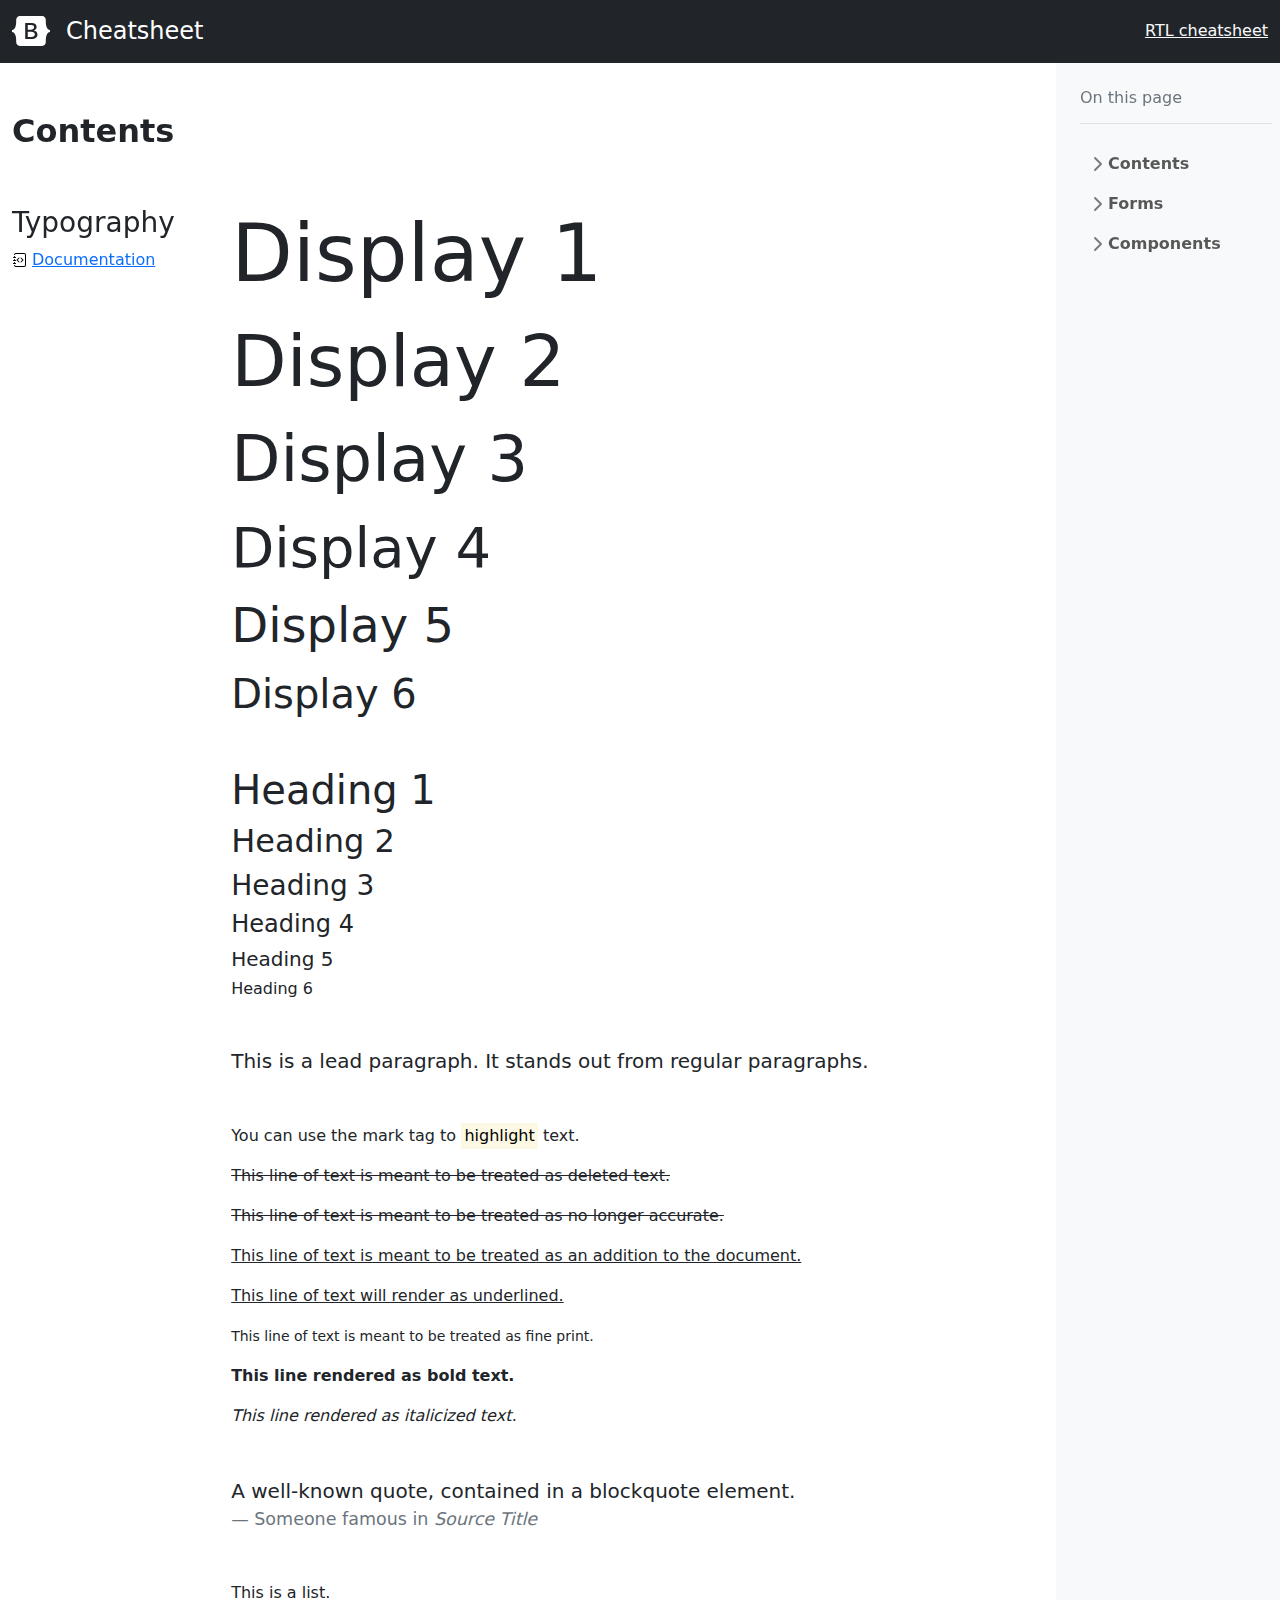
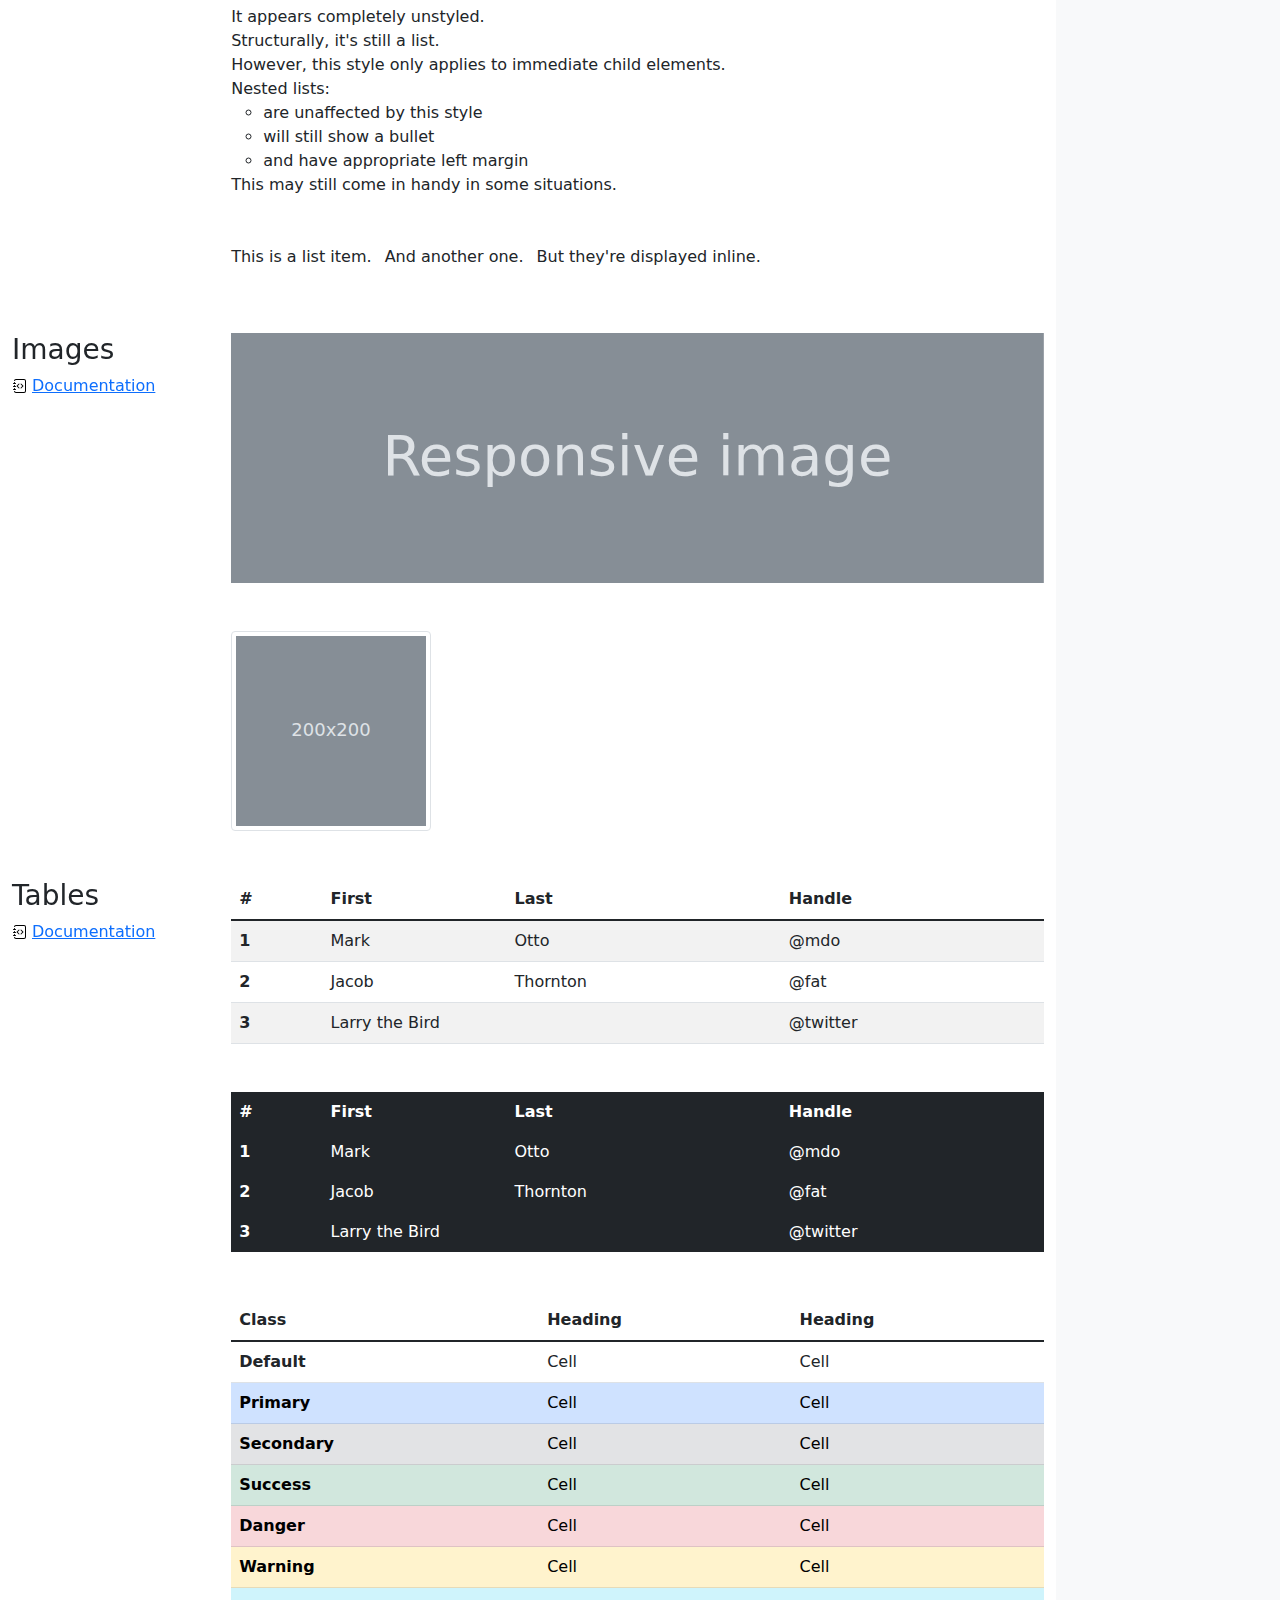
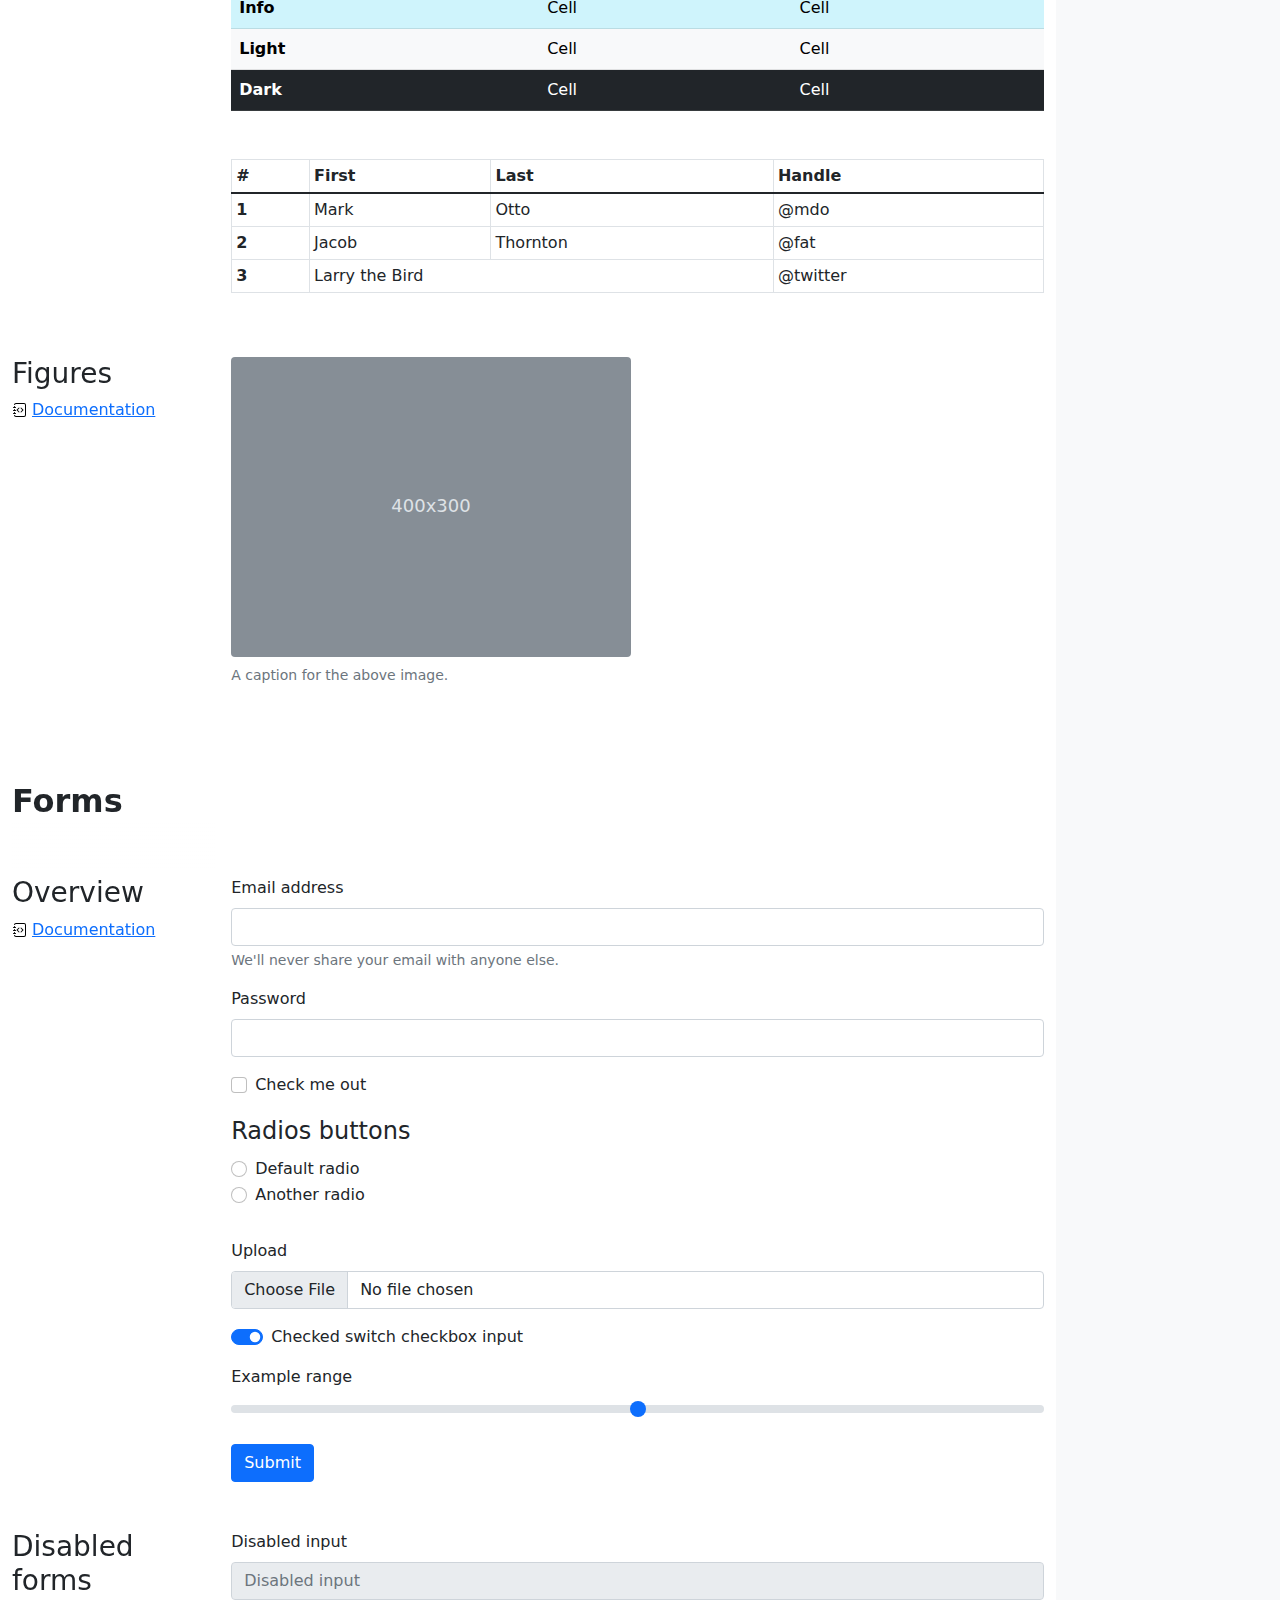
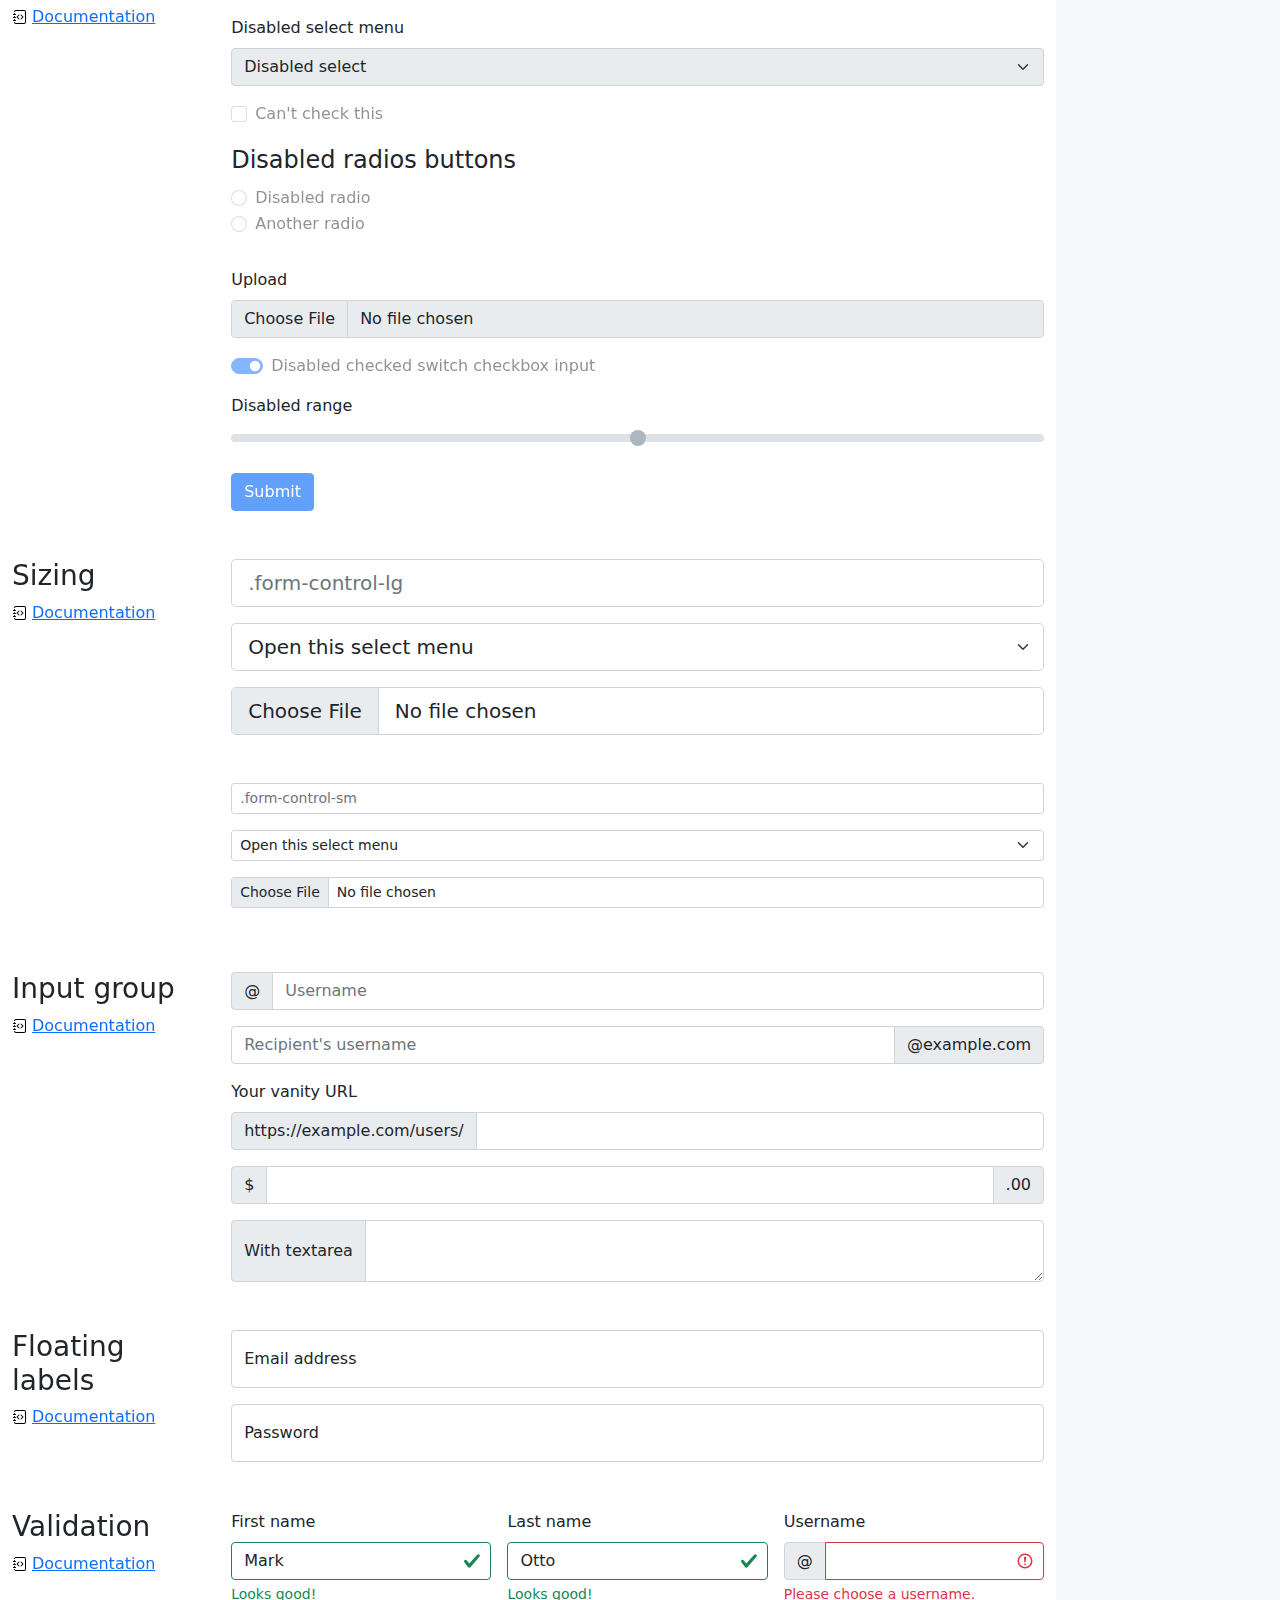
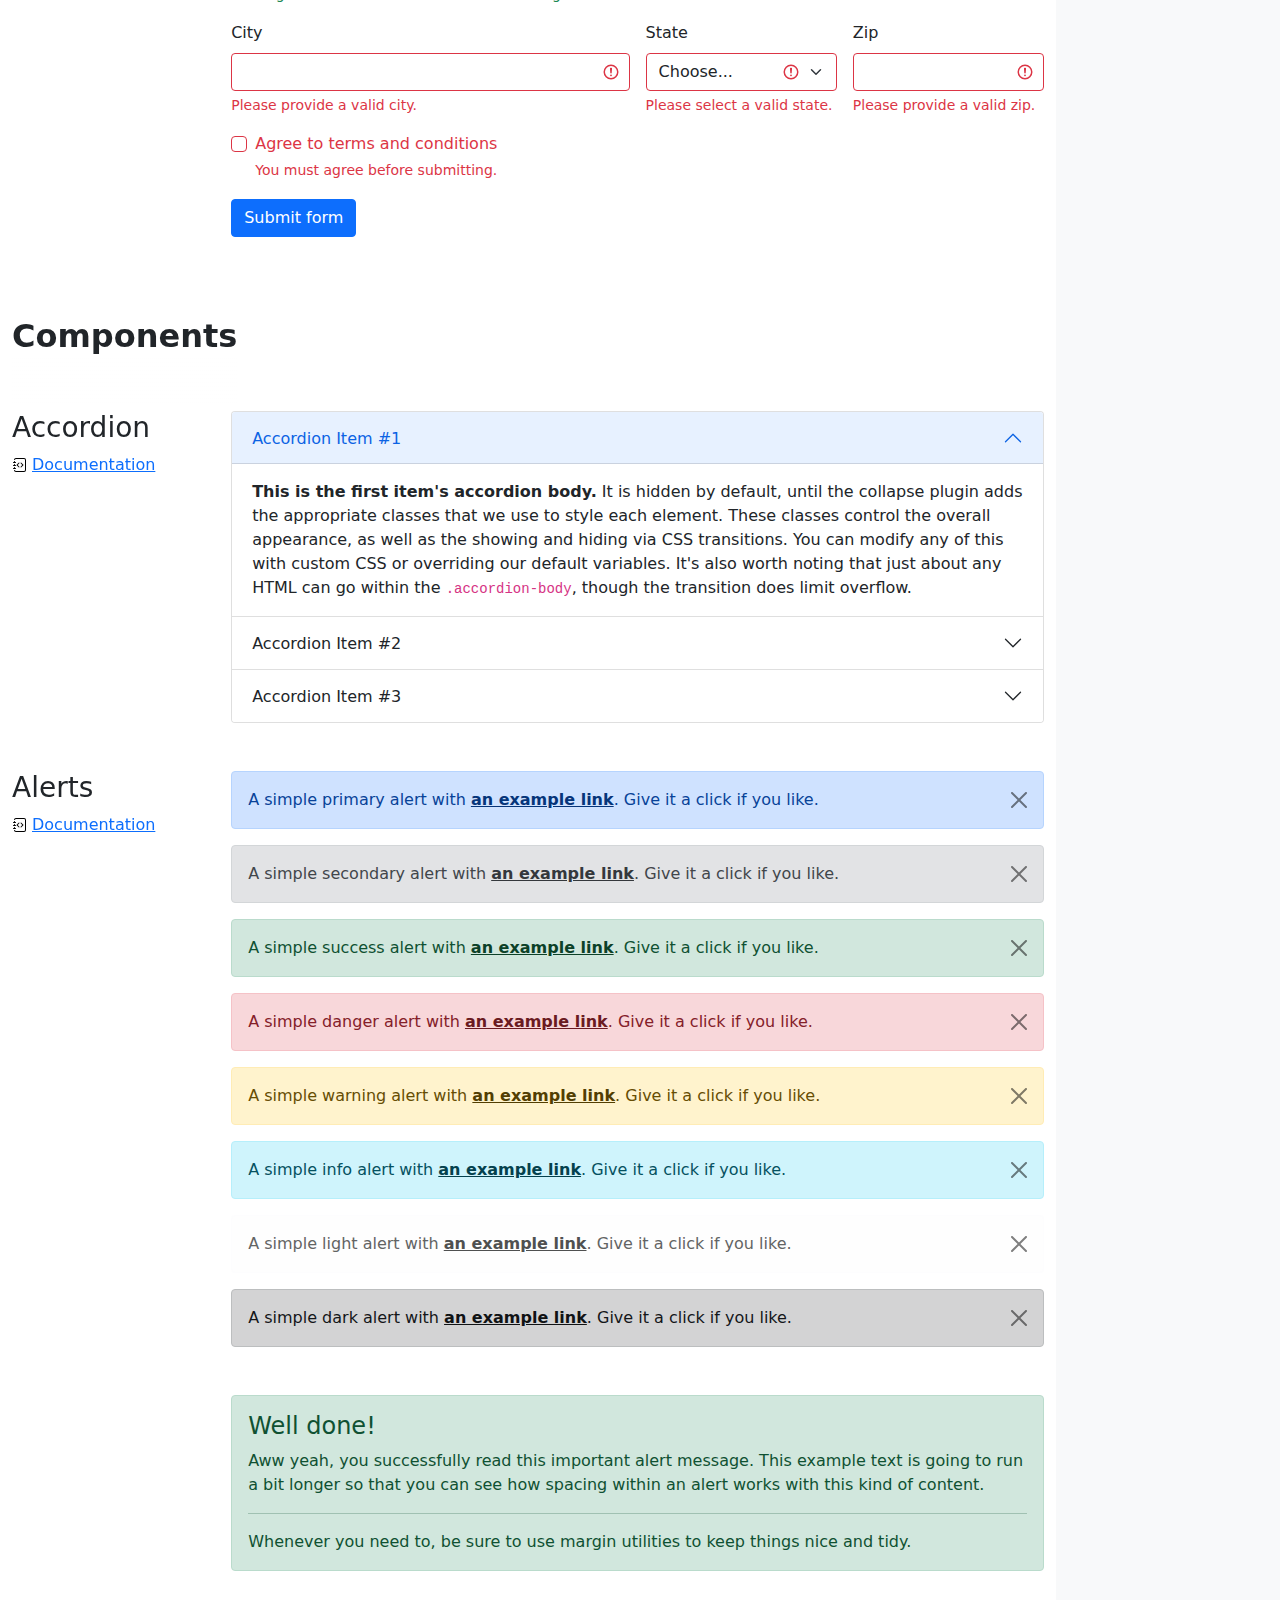
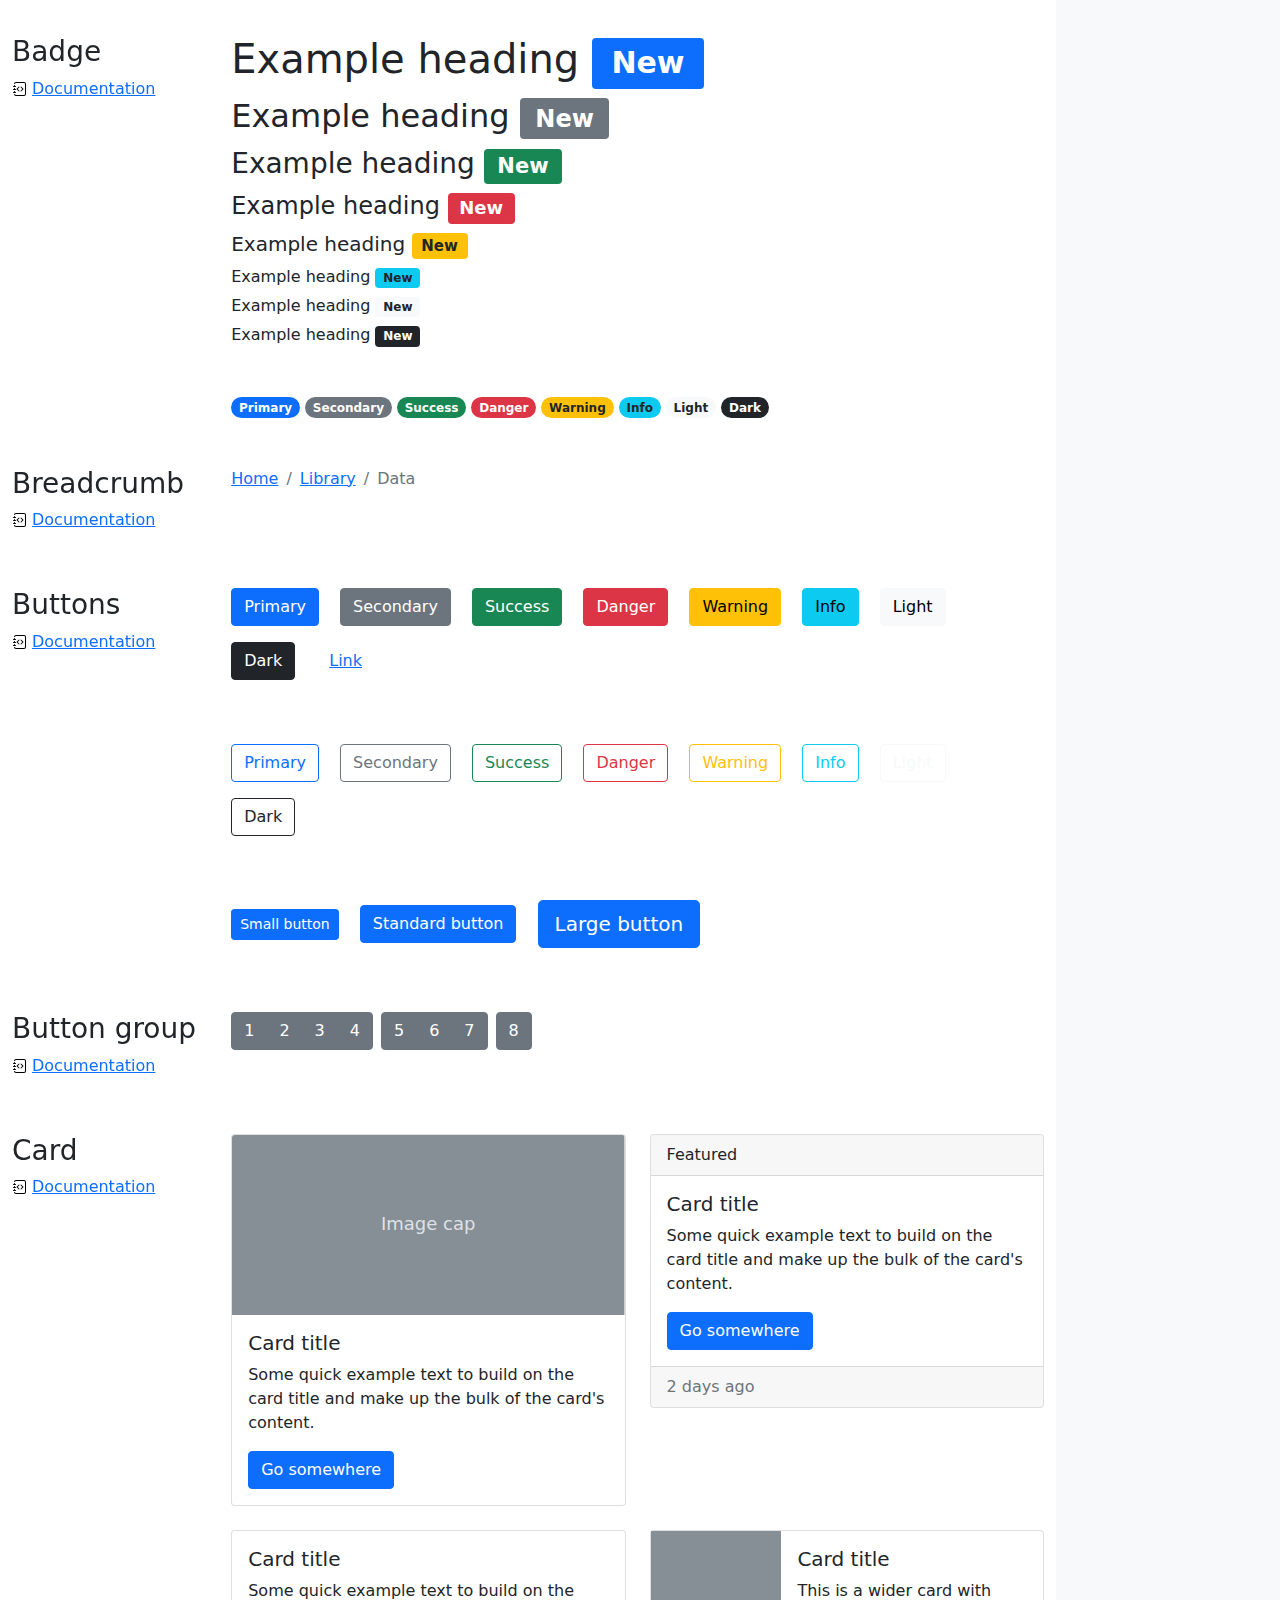
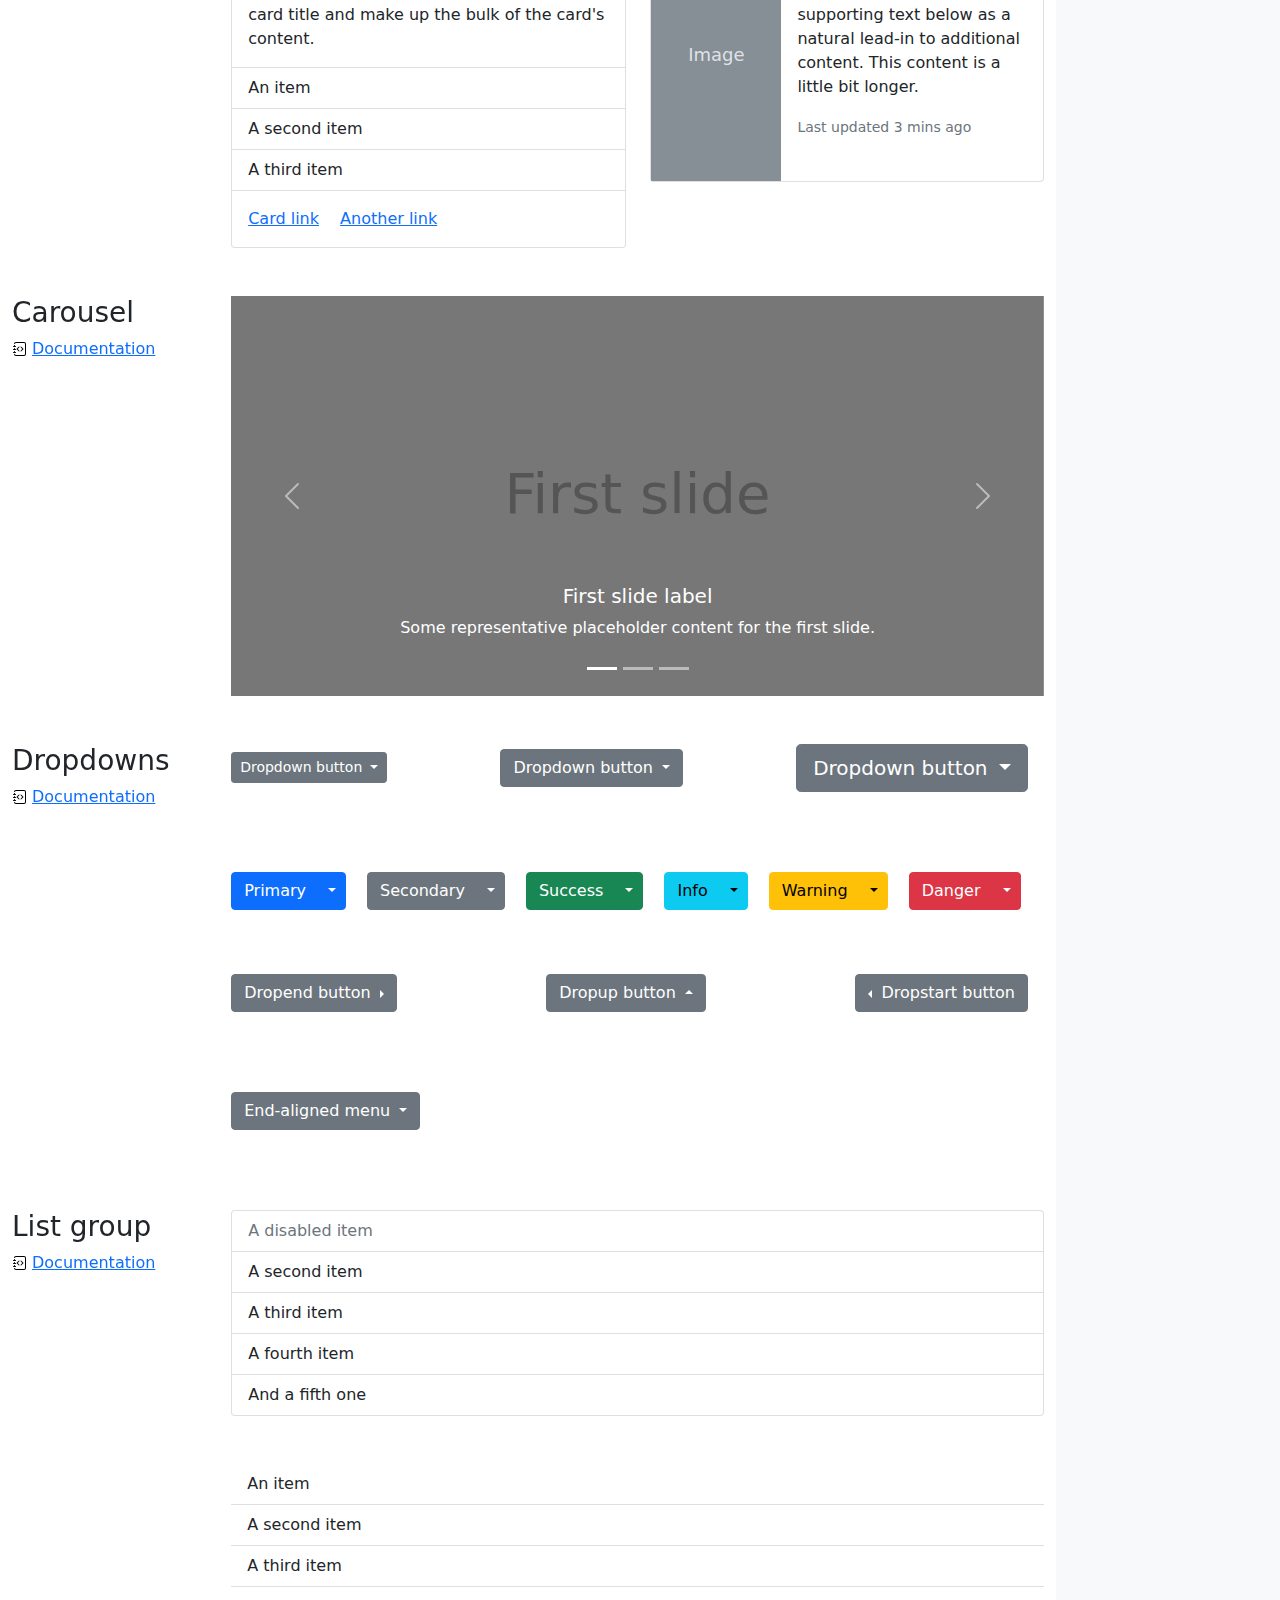
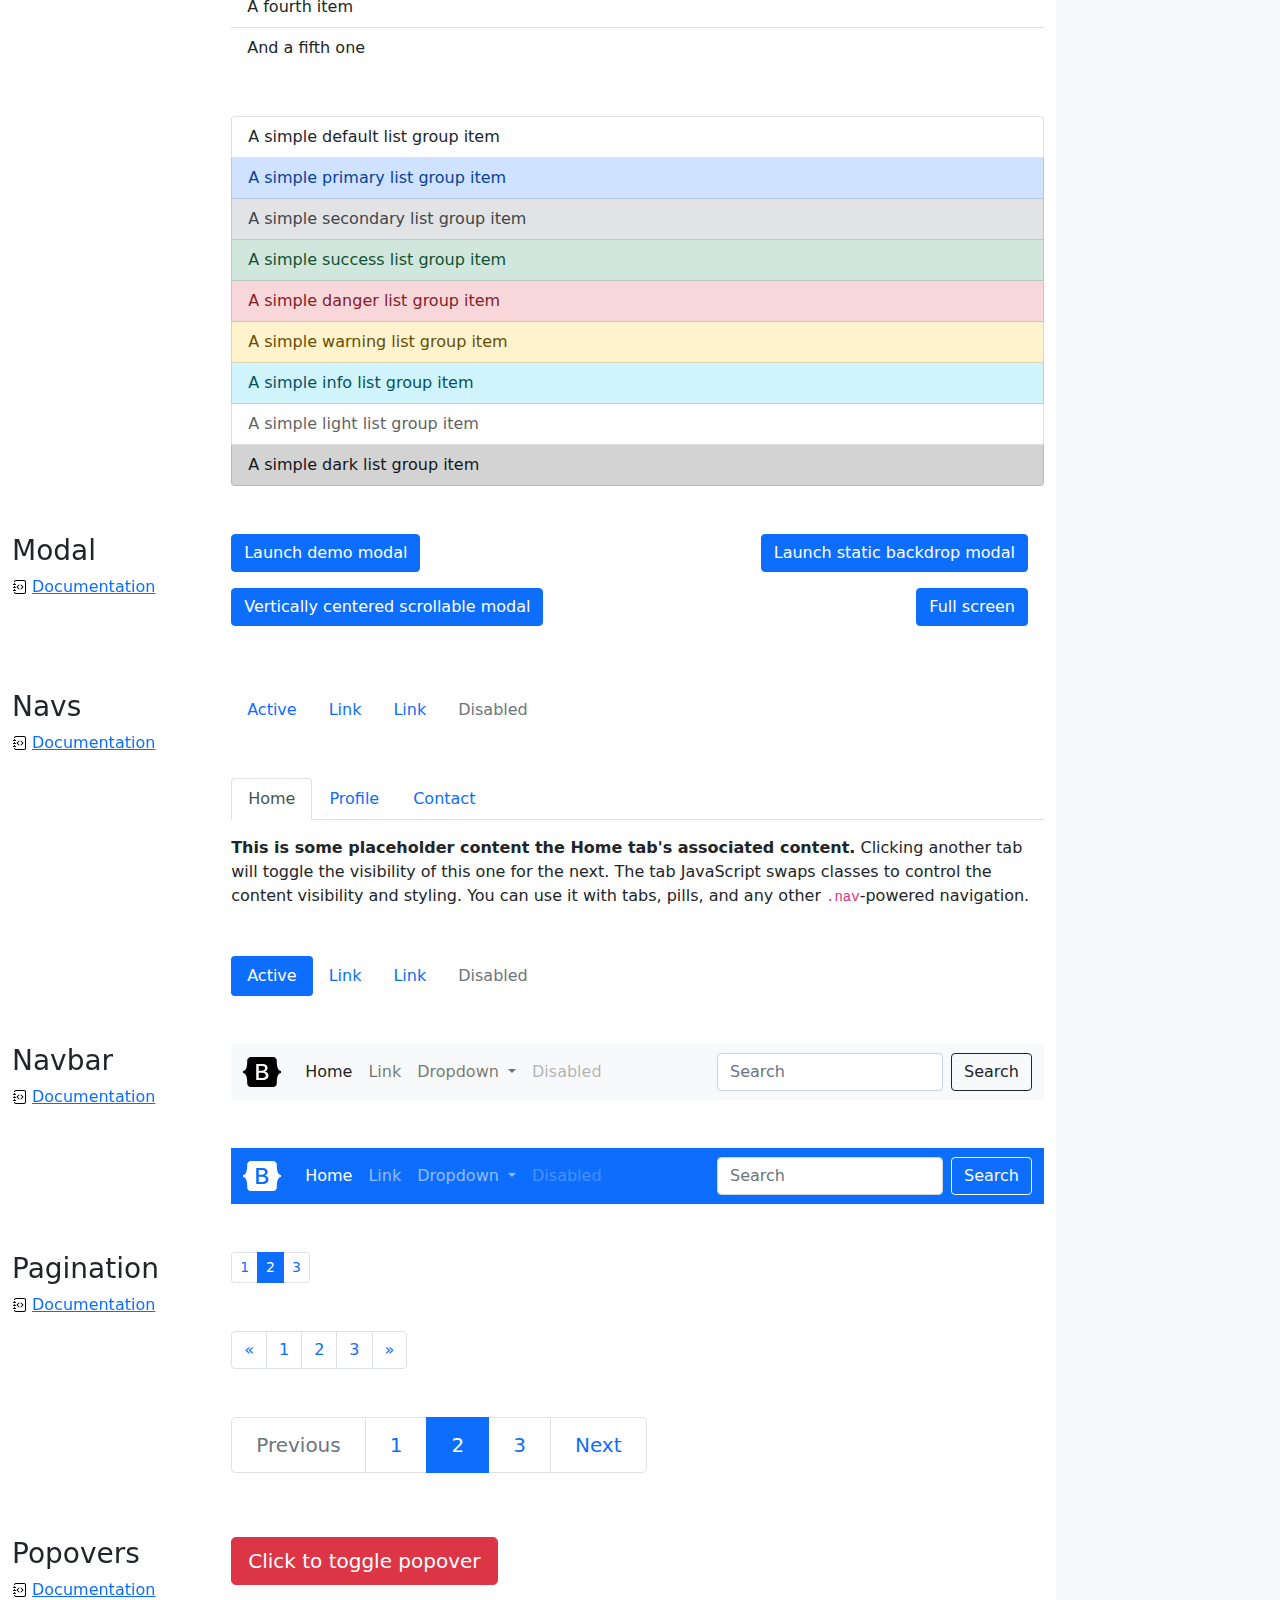
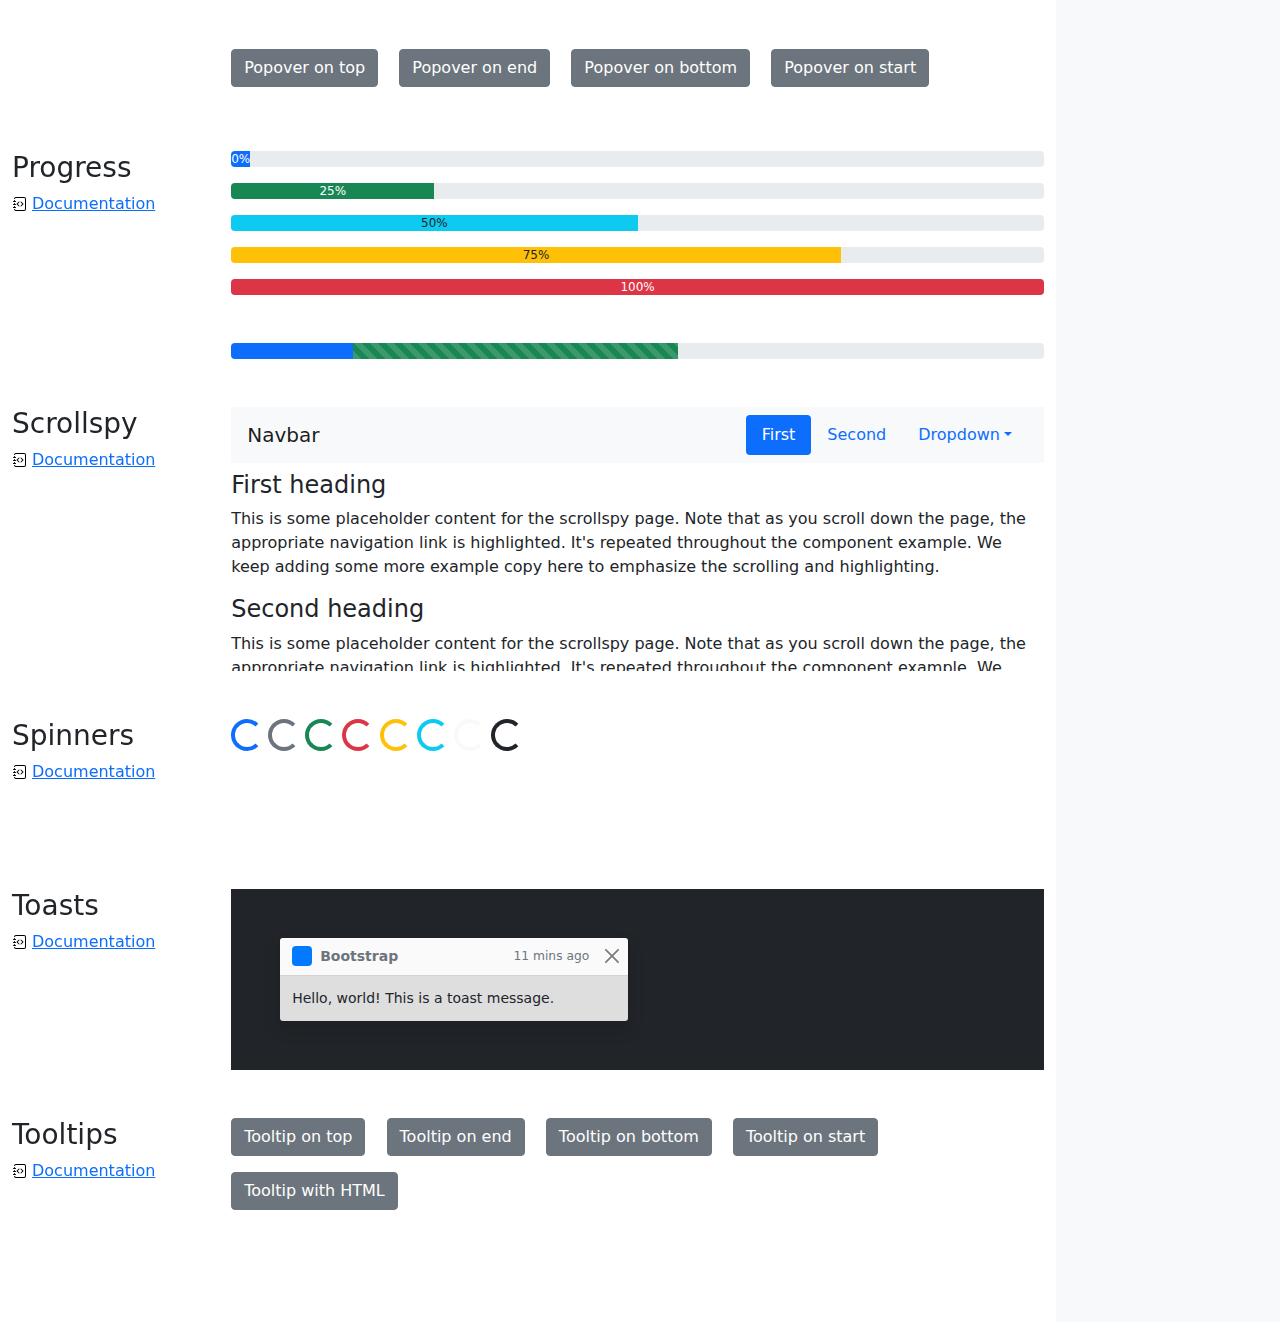
<file: boot/cheatsheet/index.html>
<!doctype html>
<html lang="en">
  <head>
    <meta charset="utf-8">
    <meta name="viewport" content="width=device-width, initial-scale=1">
    <meta name="description" content="">
    <meta name="author" content="Mark Otto, Jacob Thornton, and Bootstrap contributors">
    <meta name="generator" content="Hugo 0.88.1">
    <title>Cheatsheet · Bootstrap v5.1</title>

    <link rel="canonical" href="https://getbootstrap.com/docs/5.1/examples/cheatsheet/">

    

    <!-- Bootstrap core CSS -->
<link href="../assets/dist/css/bootstrap.min.css" rel="stylesheet">

    <style>
      .bd-placeholder-img {
        font-size: 1.125rem;
        text-anchor: middle;
        -webkit-user-select: none;
        -moz-user-select: none;
        user-select: none;
      }

      @media (min-width: 768px) {
        .bd-placeholder-img-lg {
          font-size: 3.5rem;
        }
      }
    </style>

    
    <!-- Custom styles for this template -->
    <link href="cheatsheet.css" rel="stylesheet">
  </head>
  <body class="bg-light">
    
<header class="bd-header bg-dark py-3 d-flex align-items-stretch border-bottom border-dark">
  <div class="container-fluid d-flex align-items-center">
    <h1 class="d-flex align-items-center fs-4 text-white mb-0">
      <img src="../assets/brand/bootstrap-logo-white.svg" width="38" height="30" class="me-3" alt="Bootstrap">
      Cheatsheet
    </h1>
    <a href="../examples/cheatsheet-rtl/" class="ms-auto link-light" hreflang="ar">RTL cheatsheet</a>
  </div>
</header>
<aside class="bd-aside sticky-xl-top text-muted align-self-start mb-3 mb-xl-5 px-2">
  <h2 class="h6 pt-4 pb-3 mb-4 border-bottom">On this page</h2>
  <nav class="small" id="toc">
    <ul class="list-unstyled">
      <li class="my-2">
        <button class="btn d-inline-flex align-items-center collapsed" data-bs-toggle="collapse" aria-expanded="false" data-bs-target="#contents-collapse" aria-controls="contents-collapse">Contents</button>
        <ul class="list-unstyled ps-3 collapse" id="contents-collapse">
          <li><a class="d-inline-flex align-items-center rounded" href="#typography">Typography</a></li>
          <li><a class="d-inline-flex align-items-center rounded" href="#images">Images</a></li>
          <li><a class="d-inline-flex align-items-center rounded" href="#tables">Tables</a></li>
          <li><a class="d-inline-flex align-items-center rounded" href="#figures">Figures</a></li>
        </ul>
      </li>
      <li class="my-2">
        <button class="btn d-inline-flex align-items-center collapsed" data-bs-toggle="collapse" aria-expanded="false" data-bs-target="#forms-collapse" aria-controls="forms-collapse">Forms</button>
        <ul class="list-unstyled ps-3 collapse" id="forms-collapse">
          <li><a class="d-inline-flex align-items-center rounded" href="#overview">Overview</a></li>
          <li><a class="d-inline-flex align-items-center rounded" href="#disabled-forms">Disabled forms</a></li>
          <li><a class="d-inline-flex align-items-center rounded" href="#sizing">Sizing</a></li>
          <li><a class="d-inline-flex align-items-center rounded" href="#input-group">Input group</a></li>
          <li><a class="d-inline-flex align-items-center rounded" href="#floating-labels">Floating labels</a></li>
          <li><a class="d-inline-flex align-items-center rounded" href="#validation">Validation</a></li>
        </ul>
      </li>
      <li class="my-2">
        <button class="btn d-inline-flex align-items-center collapsed" data-bs-toggle="collapse" aria-expanded="false" data-bs-target="#components-collapse" aria-controls="components-collapse">Components</button>
        <ul class="list-unstyled ps-3 collapse" id="components-collapse">
          <li><a class="d-inline-flex align-items-center rounded" href="#accordion">Accordion</a></li>
          <li><a class="d-inline-flex align-items-center rounded" href="#alerts">Alerts</a></li>
          <li><a class="d-inline-flex align-items-center rounded" href="#badge">Badge</a></li>
          <li><a class="d-inline-flex align-items-center rounded" href="#breadcrumb">Breadcrumb</a></li>
          <li><a class="d-inline-flex align-items-center rounded" href="#buttons">Buttons</a></li>
          <li><a class="d-inline-flex align-items-center rounded" href="#button-group">Button group</a></li>
          <li><a class="d-inline-flex align-items-center rounded" href="#card">Card</a></li>
          <li><a class="d-inline-flex align-items-center rounded" href="#carousel">Carousel</a></li>
          <li><a class="d-inline-flex align-items-center rounded" href="#dropdowns">Dropdowns</a></li>
          <li><a class="d-inline-flex align-items-center rounded" href="#list-group">List group</a></li>
          <li><a class="d-inline-flex align-items-center rounded" href="#modal">Modal</a></li>
          <li><a class="d-inline-flex align-items-center rounded" href="#navs">Navs</a></li>
          <li><a class="d-inline-flex align-items-center rounded" href="#navbar">Navbar</a></li>
          <li><a class="d-inline-flex align-items-center rounded" href="#pagination">Pagination</a></li>
          <li><a class="d-inline-flex align-items-center rounded" href="#popovers">Popovers</a></li>
          <li><a class="d-inline-flex align-items-center rounded" href="#progress">Progress</a></li>
          <li><a class="d-inline-flex align-items-center rounded" href="#scrollspy">Scrollspy</a></li>
          <li><a class="d-inline-flex align-items-center rounded" href="#spinners">Spinners</a></li>
          <li><a class="d-inline-flex align-items-center rounded" href="#toasts">Toasts</a></li>
          <li><a class="d-inline-flex align-items-center rounded" href="#tooltips">Tooltips</a></li>
        </ul>
      </li>
    </ul>
  </nav>
</aside>
<div class="bd-cheatsheet container-fluid bg-body">
  <section id="content">
    <h2 class="sticky-xl-top fw-bold pt-3 pt-xl-5 pb-2 pb-xl-3">Contents</h2>

    <article class="my-3" id="typography">
      <div class="bd-heading sticky-xl-top align-self-start mt-5 mb-3 mt-xl-0 mb-xl-2">
        <h3>Typography</h3>
        <a class="d-flex align-items-center" href="../content/typography/">Documentation</a>
      </div>

      <div>
        <div class="bd-example">
        <p class="display-1">Display 1</p>
        <p class="display-2">Display 2</p>
        <p class="display-3">Display 3</p>
        <p class="display-4">Display 4</p>
        <p class="display-5">Display 5</p>
        <p class="display-6">Display 6</p>
        </div>

        <div class="bd-example">
        <p class="h1">Heading 1</p>
        <p class="h2">Heading 2</p>
        <p class="h3">Heading 3</p>
        <p class="h4">Heading 4</p>
        <p class="h5">Heading 5</p>
        <p class="h6">Heading 6</p>
        </div>

        <div class="bd-example">
        <p class="lead">
          This is a lead paragraph. It stands out from regular paragraphs.
        </p>
        </div>

        <div class="bd-example">
        <p>You can use the mark tag to <mark>highlight</mark> text.</p>
        <p><del>This line of text is meant to be treated as deleted text.</del></p>
        <p><s>This line of text is meant to be treated as no longer accurate.</s></p>
        <p><ins>This line of text is meant to be treated as an addition to the document.</ins></p>
        <p><u>This line of text will render as underlined.</u></p>
        <p><small>This line of text is meant to be treated as fine print.</small></p>
        <p><strong>This line rendered as bold text.</strong></p>
        <p><em>This line rendered as italicized text.</em></p>
        </div>

        <div class="bd-example">
        <blockquote class="blockquote">
          <p>A well-known quote, contained in a blockquote element.</p>
          <footer class="blockquote-footer">Someone famous in <cite title="Source Title">Source Title</cite></footer>
        </blockquote>
        </div>

        <div class="bd-example">
        <ul class="list-unstyled">
          <li>This is a list.</li>
          <li>It appears completely unstyled.</li>
          <li>Structurally, it's still a list.</li>
          <li>However, this style only applies to immediate child elements.</li>
          <li>Nested lists:
            <ul>
              <li>are unaffected by this style</li>
              <li>will still show a bullet</li>
              <li>and have appropriate left margin</li>
            </ul>
          </li>
          <li>This may still come in handy in some situations.</li>
        </ul>
        </div>

        <div class="bd-example">
        <ul class="list-inline">
          <li class="list-inline-item">This is a list item.</li>
          <li class="list-inline-item">And another one.</li>
          <li class="list-inline-item">But they're displayed inline.</li>
        </ul>
        </div>
      </div>
    </article>
    <article class="my-3" id="images">
      <div class="bd-heading sticky-xl-top align-self-start mt-5 mb-3 mt-xl-0 mb-xl-2">
        <h3>Images</h3>
        <a class="d-flex align-items-center" href="../content/images/">Documentation</a>
      </div>

      <div>
        <div class="bd-example">
        <svg class="bd-placeholder-img bd-placeholder-img-lg img-fluid" width="100%" height="250" xmlns="http://www.w3.org/2000/svg" role="img" aria-label="Placeholder: Responsive image" preserveAspectRatio="xMidYMid slice" focusable="false"><title>Placeholder</title><rect width="100%" height="100%" fill="#868e96"/><text x="50%" y="50%" fill="#dee2e6" dy=".3em">Responsive image</text></svg>

        </div>

        <div class="bd-example">
        <svg class="bd-placeholder-img img-thumbnail" width="200" height="200" xmlns="http://www.w3.org/2000/svg" role="img" aria-label="A generic square placeholder image with a white border around it, making it resemble a photograph taken with an old instant camera: 200x200" preserveAspectRatio="xMidYMid slice" focusable="false"><title>A generic square placeholder image with a white border around it, making it resemble a photograph taken with an old instant camera</title><rect width="100%" height="100%" fill="#868e96"/><text x="50%" y="50%" fill="#dee2e6" dy=".3em">200x200</text></svg>

        </div>
      </div>
    </article>
    <article class="my-3" id="tables">
      <div class="bd-heading sticky-xl-top align-self-start mt-5 mb-3 mt-xl-0 mb-xl-2">
        <h3>Tables</h3>
        <a class="d-flex align-items-center" href="../content/tables/">Documentation</a>
      </div>

      <div>
        <div class="bd-example">
        <table class="table table-striped">
          <thead>
          <tr>
            <th scope="col">#</th>
            <th scope="col">First</th>
            <th scope="col">Last</th>
            <th scope="col">Handle</th>
          </tr>
          </thead>
          <tbody>
          <tr>
            <th scope="row">1</th>
            <td>Mark</td>
            <td>Otto</td>
            <td>@mdo</td>
          </tr>
          <tr>
            <th scope="row">2</th>
            <td>Jacob</td>
            <td>Thornton</td>
            <td>@fat</td>
          </tr>
          <tr>
            <th scope="row">3</th>
            <td colspan="2">Larry the Bird</td>
            <td>@twitter</td>
          </tr>
          </tbody>
        </table>
        </div>

        <div class="bd-example">
        <table class="table table-dark table-borderless">
          <thead>
          <tr>
            <th scope="col">#</th>
            <th scope="col">First</th>
            <th scope="col">Last</th>
            <th scope="col">Handle</th>
          </tr>
          </thead>
          <tbody>
          <tr>
            <th scope="row">1</th>
            <td>Mark</td>
            <td>Otto</td>
            <td>@mdo</td>
          </tr>
          <tr>
            <th scope="row">2</th>
            <td>Jacob</td>
            <td>Thornton</td>
            <td>@fat</td>
          </tr>
          <tr>
            <th scope="row">3</th>
            <td colspan="2">Larry the Bird</td>
            <td>@twitter</td>
          </tr>
          </tbody>
        </table>
        </div>

        <div class="bd-example">
        <table class="table table-hover">
          <thead>
          <tr>
            <th scope="col">Class</th>
            <th scope="col">Heading</th>
            <th scope="col">Heading</th>
          </tr>
          </thead>
          <tbody>
          <tr>
            <th scope="row">Default</th>
            <td>Cell</td>
            <td>Cell</td>
          </tr>
          
          <tr class="table-primary">
            <th scope="row">Primary</th>
            <td>Cell</td>
            <td>Cell</td>
          </tr>
          <tr class="table-secondary">
            <th scope="row">Secondary</th>
            <td>Cell</td>
            <td>Cell</td>
          </tr>
          <tr class="table-success">
            <th scope="row">Success</th>
            <td>Cell</td>
            <td>Cell</td>
          </tr>
          <tr class="table-danger">
            <th scope="row">Danger</th>
            <td>Cell</td>
            <td>Cell</td>
          </tr>
          <tr class="table-warning">
            <th scope="row">Warning</th>
            <td>Cell</td>
            <td>Cell</td>
          </tr>
          <tr class="table-info">
            <th scope="row">Info</th>
            <td>Cell</td>
            <td>Cell</td>
          </tr>
          <tr class="table-light">
            <th scope="row">Light</th>
            <td>Cell</td>
            <td>Cell</td>
          </tr>
          <tr class="table-dark">
            <th scope="row">Dark</th>
            <td>Cell</td>
            <td>Cell</td>
          </tr>
          </tbody>
        </table>
        </div>

        <div class="bd-example">
        <table class="table table-sm table-bordered">
          <thead>
          <tr>
            <th scope="col">#</th>
            <th scope="col">First</th>
            <th scope="col">Last</th>
            <th scope="col">Handle</th>
          </tr>
          </thead>
          <tbody>
          <tr>
            <th scope="row">1</th>
            <td>Mark</td>
            <td>Otto</td>
            <td>@mdo</td>
          </tr>
          <tr>
            <th scope="row">2</th>
            <td>Jacob</td>
            <td>Thornton</td>
            <td>@fat</td>
          </tr>
          <tr>
            <th scope="row">3</th>
            <td colspan="2">Larry the Bird</td>
            <td>@twitter</td>
          </tr>
          </tbody>
        </table>
        </div>
      </div>
    </article>
    <article class="my-3" id="figures">
      <div class="bd-heading sticky-xl-top align-self-start mt-5 mb-3 mt-xl-0 mb-xl-2">
        <h3>Figures</h3>
        <a class="d-flex align-items-center" href="../content/figures/">Documentation</a>
      </div>

      <div>
        <div class="bd-example">
        <figure class="figure">
          <svg class="bd-placeholder-img figure-img img-fluid rounded" width="400" height="300" xmlns="http://www.w3.org/2000/svg" role="img" aria-label="Placeholder: 400x300" preserveAspectRatio="xMidYMid slice" focusable="false"><title>Placeholder</title><rect width="100%" height="100%" fill="#868e96"/><text x="50%" y="50%" fill="#dee2e6" dy=".3em">400x300</text></svg>

          <figcaption class="figure-caption">A caption for the above image.</figcaption>
        </figure>
        </div>
      </div>
    </article>
  </section>

  <section id="forms">
    <h2 class="sticky-xl-top fw-bold pt-3 pt-xl-5 pb-2 pb-xl-3">Forms</h2>

    <article class="my-3" id="overview">
      <div class="bd-heading sticky-xl-top align-self-start mt-5 mb-3 mt-xl-0 mb-xl-2">
        <h3>Overview</h3>
        <a class="d-flex align-items-center" href="../forms/overview/">Documentation</a>
      </div>

      <div>
        <div class="bd-example">
        <form>
          <div class="mb-3">
            <label for="exampleInputEmail1" class="form-label">Email address</label>
            <input type="email" class="form-control" id="exampleInputEmail1" aria-describedby="emailHelp">
            <div id="emailHelp" class="form-text">We'll never share your email with anyone else.</div>
          </div>
          <div class="mb-3">
            <label for="exampleInputPassword1" class="form-label">Password</label>
            <input type="password" class="form-control" id="exampleInputPassword1">
          </div>
          <div class="mb-3 form-check">
            <input type="checkbox" class="form-check-input" id="exampleCheck1">
            <label class="form-check-label" for="exampleCheck1">Check me out</label>
          </div>
          <fieldset class="mb-3">
            <legend>Radios buttons</legend>
            <div class="form-check">
              <input type="radio" name="radios" class="form-check-input" id="exampleRadio1">
              <label class="form-check-label" for="exampleRadio1">Default radio</label>
            </div>
            <div class="mb-3 form-check">
              <input type="radio" name="radios" class="form-check-input" id="exampleRadio2">
              <label class="form-check-label" for="exampleRadio2">Another radio</label>
            </div>
          </fieldset>
          <div class="mb-3">
            <label class="form-label" for="customFile">Upload</label>
            <input type="file" class="form-control" id="customFile">
          </div>
          <div class="mb-3 form-check form-switch">
            <input class="form-check-input" type="checkbox" role="switch" id="flexSwitchCheckChecked" checked>
            <label class="form-check-label" for="flexSwitchCheckChecked">Checked switch checkbox input</label>
          </div>
          <div class="mb-3">
            <label for="customRange3" class="form-label">Example range</label>
            <input type="range" class="form-range" min="0" max="5" step="0.5" id="customRange3">
          </div>
          <button type="submit" class="btn btn-primary">Submit</button>
        </form>
        </div>
      </div>
    </article>
    <article class="my-3" id="disabled-forms">
      <div class="bd-heading sticky-xl-top align-self-start mt-5 mb-3 mt-xl-0 mb-xl-2">
        <h3>Disabled forms</h3>
        <a class="d-flex align-items-center" href="../forms/overview/#disabled-forms">Documentation</a>
      </div>

      <div>
        <div class="bd-example">
        <form>
          <fieldset disabled aria-label="Disabled fieldset example">
            <div class="mb-3">
              <label for="disabledTextInput" class="form-label">Disabled input</label>
              <input type="text" id="disabledTextInput" class="form-control" placeholder="Disabled input">
            </div>
            <div class="mb-3">
              <label for="disabledSelect" class="form-label">Disabled select menu</label>
              <select id="disabledSelect" class="form-select">
                <option>Disabled select</option>
              </select>
            </div>
            <div class="mb-3">
              <div class="form-check">
                <input class="form-check-input" type="checkbox" id="disabledFieldsetCheck" disabled>
                <label class="form-check-label" for="disabledFieldsetCheck">
                  Can't check this
                </label>
              </div>
            </div>
            <fieldset class="mb-3">
              <legend>Disabled radios buttons</legend>
              <div class="form-check">
                <input type="radio" name="radios" class="form-check-input" id="disabledRadio1" disabled>
                <label class="form-check-label" for="disabledRadio1">Disabled radio</label>
              </div>
              <div class="mb-3 form-check">
                <input type="radio" name="radios" class="form-check-input" id="disabledRadio2" disabled>
                <label class="form-check-label" for="disabledRadio2">Another radio</label>
              </div>
            </fieldset>
            <div class="mb-3">
              <label class="form-label" for="disabledCustomFile">Upload</label>
              <input type="file" class="form-control" id="disabledCustomFile" disabled>
            </div>
            <div class="mb-3 form-check form-switch">
              <input class="form-check-input" type="checkbox" role="switch" id="disabledSwitchCheckChecked" checked disabled>
              <label class="form-check-label" for="disabledSwitchCheckChecked">Disabled checked switch checkbox input</label>
            </div>
            <div class="mb-3">
              <label for="disabledRange" class="form-label">Disabled range</label>
              <input type="range" class="form-range" min="0" max="5" step="0.5" id="disabledRange">
            </div>
            <button type="submit" class="btn btn-primary">Submit</button>
          </fieldset>
        </form>
        </div>
      </div>
    </article>
    <article class="my-3" id="sizing">
      <div class="bd-heading sticky-xl-top align-self-start mt-5 mb-3 mt-xl-0 mb-xl-2">
        <h3>Sizing</h3>
        <a class="d-flex align-items-center" href="../forms/form-control/#sizing">Documentation</a>
      </div>

      <div>
        <div class="bd-example">
        <div class="mb-3">
          <input class="form-control form-control-lg" type="text" placeholder=".form-control-lg" aria-label=".form-control-lg example">
        </div>
        <div class="mb-3">
          <select class="form-select form-select-lg mb-3" aria-label=".form-select-lg example">
            <option selected>Open this select menu</option>
            <option value="1">One</option>
            <option value="2">Two</option>
            <option value="3">Three</option>
          </select>
        </div>
        <div class="mb-3">
          <input type="file" class="form-control form-control-lg" aria-label="Large file input example">
        </div>
        </div>

        <div class="bd-example">
        <div class="mb-3">
          <input class="form-control form-control-sm" type="text" placeholder=".form-control-sm" aria-label=".form-control-sm example">
        </div>
        <div class="mb-3">
          <select class="form-select form-select-sm" aria-label=".form-select-sm example">
            <option selected>Open this select menu</option>
            <option value="1">One</option>
            <option value="2">Two</option>
            <option value="3">Three</option>
          </select>
        </div>
        <div class="mb-3">
          <input type="file" class="form-control form-control-sm" aria-label="Small file input example">
        </div>
        </div>
      </div>
    </article>
    <article class="my-3" id="input-group">
      <div class="bd-heading sticky-xl-top align-self-start mt-5 mb-3 mt-xl-0 mb-xl-2">
        <h3>Input group</h3>
        <a class="d-flex align-items-center" href="../forms/input-group/">Documentation</a>
      </div>

      <div>
        <div class="bd-example">
        <div class="input-group mb-3">
          <span class="input-group-text" id="basic-addon1">@</span>
          <input type="text" class="form-control" placeholder="Username" aria-label="Username" aria-describedby="basic-addon1">
        </div>
        <div class="input-group mb-3">
          <input type="text" class="form-control" placeholder="Recipient's username" aria-label="Recipient's username" aria-describedby="basic-addon2">
          <span class="input-group-text" id="basic-addon2">@example.com</span>
        </div>
        <label for="basic-url" class="form-label">Your vanity URL</label>
        <div class="input-group mb-3">
          <span class="input-group-text" id="basic-addon3">https://example.com/users/</span>
          <input type="text" class="form-control" id="basic-url" aria-describedby="basic-addon3">
        </div>
        <div class="input-group mb-3">
          <span class="input-group-text">$</span>
          <input type="text" class="form-control" aria-label="Amount (to the nearest dollar)">
          <span class="input-group-text">.00</span>
        </div>
        <div class="input-group">
          <span class="input-group-text">With textarea</span>
          <textarea class="form-control" aria-label="With textarea"></textarea>
        </div>
        </div>
      </div>
    </article>
    <article class="my-3" id="floating-labels">
      <div class="bd-heading sticky-xl-top align-self-start mt-5 mb-3 mt-xl-0 mb-xl-2">
        <h3>Floating labels</h3>
        <a class="d-flex align-items-center" href="../forms/floating-labels/">Documentation</a>
      </div>

      <div>
        <div class="bd-example">
        <form>
          <div class="form-floating mb-3">
            <input type="email" class="form-control" id="floatingInput" placeholder="name@example.com">
            <label for="floatingInput">Email address</label>
          </div>
          <div class="form-floating">
            <input type="password" class="form-control" id="floatingPassword" placeholder="Password">
            <label for="floatingPassword">Password</label>
          </div>
        </form>
        </div>
      </div>
    </article>
    <article class="my-3" id="validation">
      <div class="bd-heading sticky-xl-top align-self-start mt-5 mb-3 mt-xl-0 mb-xl-2">
        <h3>Validation</h3>
        <a class="d-flex align-items-center" href="../forms/validation/">Documentation</a>
      </div>

      <div>
        <div class="bd-example">
        <form class="row g-3">
          <div class="col-md-4">
            <label for="validationServer01" class="form-label">First name</label>
            <input type="text" class="form-control is-valid" id="validationServer01" value="Mark" required>
            <div class="valid-feedback">
              Looks good!
            </div>
          </div>
          <div class="col-md-4">
            <label for="validationServer02" class="form-label">Last name</label>
            <input type="text" class="form-control is-valid" id="validationServer02" value="Otto" required>
            <div class="valid-feedback">
              Looks good!
            </div>
          </div>
          <div class="col-md-4">
            <label for="validationServerUsername" class="form-label">Username</label>
            <div class="input-group has-validation">
              <span class="input-group-text" id="inputGroupPrepend3">@</span>
              <input type="text" class="form-control is-invalid" id="validationServerUsername" aria-describedby="inputGroupPrepend3" required>
              <div class="invalid-feedback">
                Please choose a username.
              </div>
            </div>
          </div>
          <div class="col-md-6">
            <label for="validationServer03" class="form-label">City</label>
            <input type="text" class="form-control is-invalid" id="validationServer03" required>
            <div class="invalid-feedback">
              Please provide a valid city.
            </div>
          </div>
          <div class="col-md-3">
            <label for="validationServer04" class="form-label">State</label>
            <select class="form-select is-invalid" id="validationServer04" required>
              <option selected disabled value="">Choose...</option>
              <option>...</option>
            </select>
            <div class="invalid-feedback">
              Please select a valid state.
            </div>
          </div>
          <div class="col-md-3">
            <label for="validationServer05" class="form-label">Zip</label>
            <input type="text" class="form-control is-invalid" id="validationServer05" required>
            <div class="invalid-feedback">
              Please provide a valid zip.
            </div>
          </div>
          <div class="col-12">
            <div class="form-check">
              <input class="form-check-input is-invalid" type="checkbox" value="" id="invalidCheck3" required>
              <label class="form-check-label" for="invalidCheck3">
                Agree to terms and conditions
              </label>
              <div class="invalid-feedback">
                You must agree before submitting.
              </div>
            </div>
          </div>
          <div class="col-12">
            <button class="btn btn-primary" type="submit">Submit form</button>
          </div>
        </form>
        </div>
      </div>
    </article>
  </section>

  <section id="components">
    <h2 class="sticky-xl-top fw-bold pt-3 pt-xl-5 pb-2 pb-xl-3">Components</h2>

    <article class="my-3" id="accordion">
      <div class="bd-heading sticky-xl-top align-self-start mt-5 mb-3 mt-xl-0 mb-xl-2">
        <h3>Accordion</h3>
        <a class="d-flex align-items-center" href="../components/accordion/">Documentation</a>
      </div>

      <div>
        <div class="bd-example">
        <div class="accordion" id="accordionExample">
          <div class="accordion-item">
            <h4 class="accordion-header" id="headingOne">
              <button class="accordion-button" type="button" data-bs-toggle="collapse" data-bs-target="#collapseOne" aria-expanded="true" aria-controls="collapseOne">
                Accordion Item #1
              </button>
            </h4>
            <div id="collapseOne" class="accordion-collapse collapse show" aria-labelledby="headingOne" data-bs-parent="#accordionExample">
              <div class="accordion-body">
                <strong>This is the first item's accordion body.</strong> It is hidden by default, until the collapse plugin adds the appropriate classes that we use to style each element. These classes control the overall appearance, as well as the showing and hiding via CSS transitions. You can modify any of this with custom CSS or overriding our default variables. It's also worth noting that just about any HTML can go within the <code>.accordion-body</code>, though the transition does limit overflow.
              </div>
            </div>
          </div>
          <div class="accordion-item">
            <h4 class="accordion-header" id="headingTwo">
              <button class="accordion-button collapsed" type="button" data-bs-toggle="collapse" data-bs-target="#collapseTwo" aria-expanded="false" aria-controls="collapseTwo">
                Accordion Item #2
              </button>
            </h4>
            <div id="collapseTwo" class="accordion-collapse collapse" aria-labelledby="headingTwo" data-bs-parent="#accordionExample">
              <div class="accordion-body">
                <strong>This is the second item's accordion body.</strong> It is hidden by default, until the collapse plugin adds the appropriate classes that we use to style each element. These classes control the overall appearance, as well as the showing and hiding via CSS transitions. You can modify any of this with custom CSS or overriding our default variables. It's also worth noting that just about any HTML can go within the <code>.accordion-body</code>, though the transition does limit overflow.
              </div>
            </div>
          </div>
          <div class="accordion-item">
            <h4 class="accordion-header" id="headingThree">
              <button class="accordion-button collapsed" type="button" data-bs-toggle="collapse" data-bs-target="#collapseThree" aria-expanded="false" aria-controls="collapseThree">
                Accordion Item #3
              </button>
            </h4>
            <div id="collapseThree" class="accordion-collapse collapse" aria-labelledby="headingThree" data-bs-parent="#accordionExample">
              <div class="accordion-body">
                <strong>This is the third item's accordion body.</strong> It is hidden by default, until the collapse plugin adds the appropriate classes that we use to style each element. These classes control the overall appearance, as well as the showing and hiding via CSS transitions. You can modify any of this with custom CSS or overriding our default variables. It's also worth noting that just about any HTML can go within the <code>.accordion-body</code>, though the transition does limit overflow.
              </div>
            </div>
          </div>
        </div>
        </div>
      </div>
    </article>
    <article class="my-3" id="alerts">
      <div class="bd-heading sticky-xl-top align-self-start mt-5 mb-3 mt-xl-0 mb-xl-2">
        <h3>Alerts</h3>
        <a class="d-flex align-items-center" href="../components/alerts/">Documentation</a>
      </div>

      <div>
        <div class="bd-example">
        
        <div class="alert alert-primary alert-dismissible fade show" role="alert">
          A simple primary alert with <a href="#" class="alert-link">an example link</a>. Give it a click if you like.
          <button type="button" class="btn-close" data-bs-dismiss="alert" aria-label="Close"></button>
        </div>
        <div class="alert alert-secondary alert-dismissible fade show" role="alert">
          A simple secondary alert with <a href="#" class="alert-link">an example link</a>. Give it a click if you like.
          <button type="button" class="btn-close" data-bs-dismiss="alert" aria-label="Close"></button>
        </div>
        <div class="alert alert-success alert-dismissible fade show" role="alert">
          A simple success alert with <a href="#" class="alert-link">an example link</a>. Give it a click if you like.
          <button type="button" class="btn-close" data-bs-dismiss="alert" aria-label="Close"></button>
        </div>
        <div class="alert alert-danger alert-dismissible fade show" role="alert">
          A simple danger alert with <a href="#" class="alert-link">an example link</a>. Give it a click if you like.
          <button type="button" class="btn-close" data-bs-dismiss="alert" aria-label="Close"></button>
        </div>
        <div class="alert alert-warning alert-dismissible fade show" role="alert">
          A simple warning alert with <a href="#" class="alert-link">an example link</a>. Give it a click if you like.
          <button type="button" class="btn-close" data-bs-dismiss="alert" aria-label="Close"></button>
        </div>
        <div class="alert alert-info alert-dismissible fade show" role="alert">
          A simple info alert with <a href="#" class="alert-link">an example link</a>. Give it a click if you like.
          <button type="button" class="btn-close" data-bs-dismiss="alert" aria-label="Close"></button>
        </div>
        <div class="alert alert-light alert-dismissible fade show" role="alert">
          A simple light alert with <a href="#" class="alert-link">an example link</a>. Give it a click if you like.
          <button type="button" class="btn-close" data-bs-dismiss="alert" aria-label="Close"></button>
        </div>
        <div class="alert alert-dark alert-dismissible fade show" role="alert">
          A simple dark alert with <a href="#" class="alert-link">an example link</a>. Give it a click if you like.
          <button type="button" class="btn-close" data-bs-dismiss="alert" aria-label="Close"></button>
        </div>
        </div>

        <div class="bd-example">
        <div class="alert alert-success" role="alert">
          <h4 class="alert-heading">Well done!</h4>
          <p>Aww yeah, you successfully read this important alert message. This example text is going to run a bit longer so that you can see how spacing within an alert works with this kind of content.</p>
          <hr>
          <p class="mb-0">Whenever you need to, be sure to use margin utilities to keep things nice and tidy.</p>
        </div>
        </div>
      </div>
    </article>
    <article class="my-3" id="badge">
      <div class="bd-heading sticky-xl-top align-self-start mt-5 mb-3 mt-xl-0 mb-xl-2">
        <h3>Badge</h3>
        <a class="d-flex align-items-center" href="../components/badge/">Documentation</a>
      </div>

      <div>
        <div class="bd-example">
        <p class="h1">Example heading <span class="badge bg-primary">New</span></p>
        <p class="h2">Example heading <span class="badge bg-secondary">New</span></p>
        <p class="h3">Example heading <span class="badge bg-success">New</span></p>
        <p class="h4">Example heading <span class="badge bg-danger">New</span></p>
        <p class="h5">Example heading <span class="badge bg-warning text-dark">New</span></p>
        <p class="h6">Example heading <span class="badge bg-info text-dark">New</span></p>
        <p class="h6">Example heading <span class="badge bg-light text-dark">New</span></p>
        <p class="h6">Example heading <span class="badge bg-dark">New</span></p>
        </div>

        <div class="bd-example">
        
        <span class="badge rounded-pill bg-primary">Primary</span>
        <span class="badge rounded-pill bg-secondary">Secondary</span>
        <span class="badge rounded-pill bg-success">Success</span>
        <span class="badge rounded-pill bg-danger">Danger</span>
        <span class="badge rounded-pill bg-warning text-dark">Warning</span>
        <span class="badge rounded-pill bg-info text-dark">Info</span>
        <span class="badge rounded-pill bg-light text-dark">Light</span>
        <span class="badge rounded-pill bg-dark">Dark</span>
        </div>
      </div>
    </article>
    <article class="my-3" id="breadcrumb">
      <div class="bd-heading sticky-xl-top align-self-start mt-5 mb-3 mt-xl-0 mb-xl-2">
        <h3>Breadcrumb</h3>
        <a class="d-flex align-items-center" href="../components/breadcrumb/">Documentation</a>
      </div>

      <div>
        <div class="bd-example">
        <nav aria-label="breadcrumb">
          <ol class="breadcrumb">
            <li class="breadcrumb-item"><a href="#">Home</a></li>
            <li class="breadcrumb-item"><a href="#">Library</a></li>
            <li class="breadcrumb-item active" aria-current="page">Data</li>
          </ol>
        </nav>
        </div>
      </div>
    </article>
    <article class="my-3" id="buttons">
      <div class="bd-heading sticky-xl-top align-self-start mt-5 mb-3 mt-xl-0 mb-xl-2">
        <h3>Buttons</h3>
        <a class="d-flex align-items-center" href="../components/buttons/">Documentation</a>
      </div>

      <div>
        <div class="bd-example">
        
        <button type="button" class="btn btn-primary">Primary</button>
        <button type="button" class="btn btn-secondary">Secondary</button>
        <button type="button" class="btn btn-success">Success</button>
        <button type="button" class="btn btn-danger">Danger</button>
        <button type="button" class="btn btn-warning">Warning</button>
        <button type="button" class="btn btn-info">Info</button>
        <button type="button" class="btn btn-light">Light</button>
        <button type="button" class="btn btn-dark">Dark</button>

        <button type="button" class="btn btn-link">Link</button>
        </div>

        <div class="bd-example">
        
        <button type="button" class="btn btn-outline-primary">Primary</button>
        <button type="button" class="btn btn-outline-secondary">Secondary</button>
        <button type="button" class="btn btn-outline-success">Success</button>
        <button type="button" class="btn btn-outline-danger">Danger</button>
        <button type="button" class="btn btn-outline-warning">Warning</button>
        <button type="button" class="btn btn-outline-info">Info</button>
        <button type="button" class="btn btn-outline-light">Light</button>
        <button type="button" class="btn btn-outline-dark">Dark</button>
        </div>

        <div class="bd-example">
        <button type="button" class="btn btn-primary btn-sm">Small button</button>
        <button type="button" class="btn btn-primary">Standard button</button>
        <button type="button" class="btn btn-primary btn-lg">Large button</button>
        </div>
      </div>
    </article>
    <article class="my-3" id="button-group">
      <div class="bd-heading sticky-xl-top align-self-start mt-5 mb-3 mt-xl-0 mb-xl-2">
        <h3>Button group</h3>
        <a class="d-flex align-items-center" href="../components/button-group/">Documentation</a>
      </div>

      <div>
        <div class="bd-example">
        <div class="btn-toolbar" role="toolbar" aria-label="Toolbar with button groups">
          <div class="btn-group me-2" role="group" aria-label="First group">
            <button type="button" class="btn btn-secondary">1</button>
            <button type="button" class="btn btn-secondary">2</button>
            <button type="button" class="btn btn-secondary">3</button>
            <button type="button" class="btn btn-secondary">4</button>
          </div>
          <div class="btn-group me-2" role="group" aria-label="Second group">
            <button type="button" class="btn btn-secondary">5</button>
            <button type="button" class="btn btn-secondary">6</button>
            <button type="button" class="btn btn-secondary">7</button>
          </div>
          <div class="btn-group" role="group" aria-label="Third group">
            <button type="button" class="btn btn-secondary">8</button>
          </div>
        </div>
        </div>
      </div>
    </article>
    <article class="my-3" id="card">
      <div class="bd-heading sticky-xl-top align-self-start mt-5 mb-3 mt-xl-0 mb-xl-2">
        <h3>Card</h3>
        <a class="d-flex align-items-center" href="../components/card/">Documentation</a>
      </div>

      <div>
        <div class="bd-example">
        <div class="row  row-cols-1 row-cols-md-2 g-4">
          <div class="col">
            <div class="card">
              <svg class="bd-placeholder-img card-img-top" width="100%" height="180" xmlns="http://www.w3.org/2000/svg" role="img" aria-label="Placeholder: Image cap" preserveAspectRatio="xMidYMid slice" focusable="false"><title>Placeholder</title><rect width="100%" height="100%" fill="#868e96"/><text x="50%" y="50%" fill="#dee2e6" dy=".3em">Image cap</text></svg>

              <div class="card-body">
                <h5 class="card-title">Card title</h5>
                <p class="card-text">Some quick example text to build on the card title and make up the bulk of the card's content.</p>
                <a href="#" class="btn btn-primary">Go somewhere</a>
              </div>
            </div>
          </div>
          <div class="col">
            <div class="card">
              <div class="card-header">
                Featured
              </div>
              <div class="card-body">
                <h5 class="card-title">Card title</h5>
                <p class="card-text">Some quick example text to build on the card title and make up the bulk of the card's content.</p>
                <a href="#" class="btn btn-primary">Go somewhere</a>
              </div>
              <div class="card-footer text-muted">
                2 days ago
              </div>
            </div>
          </div>
          <div class="col">
            <div class="card">
              <div class="card-body">
                <h5 class="card-title">Card title</h5>
                <p class="card-text">Some quick example text to build on the card title and make up the bulk of the card's content.</p>
              </div>
              <ul class="list-group list-group-flush">
                <li class="list-group-item">An item</li>
                <li class="list-group-item">A second item</li>
                <li class="list-group-item">A third item</li>
              </ul>
              <div class="card-body">
                <a href="#" class="card-link">Card link</a>
                <a href="#" class="card-link">Another link</a>
              </div>
            </div>
          </div>
          <div class="col">
            <div class="card">
              <div class="row g-0">
                <div class="col-md-4">
                  <svg class="bd-placeholder-img" width="100%" height="250" xmlns="http://www.w3.org/2000/svg" role="img" aria-label="Placeholder: Image" preserveAspectRatio="xMidYMid slice" focusable="false"><title>Placeholder</title><rect width="100%" height="100%" fill="#868e96"/><text x="50%" y="50%" fill="#dee2e6" dy=".3em">Image</text></svg>

                </div>
                <div class="col-md-8">
                  <div class="card-body">
                    <h5 class="card-title">Card title</h5>
                    <p class="card-text">This is a wider card with supporting text below as a natural lead-in to additional content. This content is a little bit longer.</p>
                    <p class="card-text"><small class="text-muted">Last updated 3 mins ago</small></p>
                  </div>
                </div>
              </div>
            </div>
          </div>
        </div>
        </div>
      </div>
    </article>
    <article class="my-3" id="carousel">
      <div class="bd-heading sticky-xl-top align-self-start mt-5 mb-3 mt-xl-0 mb-xl-2">
        <h3>Carousel</h3>
        <a class="d-flex align-items-center" href="../components/carousel/">Documentation</a>
      </div>

      <div>
        <div class="bd-example">
        <div id="carouselExampleCaptions" class="carousel slide" data-bs-ride="carousel">
          <div class="carousel-indicators">
            <button type="button" data-bs-target="#carouselExampleCaptions" data-bs-slide-to="0" class="active" aria-current="true" aria-label="Slide 1"></button>
            <button type="button" data-bs-target="#carouselExampleCaptions" data-bs-slide-to="1" aria-label="Slide 2"></button>
            <button type="button" data-bs-target="#carouselExampleCaptions" data-bs-slide-to="2" aria-label="Slide 3"></button>
          </div>
          <div class="carousel-inner">
            <div class="carousel-item active">
              <svg class="bd-placeholder-img bd-placeholder-img-lg d-block w-100" width="800" height="400" xmlns="http://www.w3.org/2000/svg" role="img" aria-label="Placeholder: First slide" preserveAspectRatio="xMidYMid slice" focusable="false"><title>Placeholder</title><rect width="100%" height="100%" fill="#777"/><text x="50%" y="50%" fill="#555" dy=".3em">First slide</text></svg>

              <div class="carousel-caption d-none d-md-block">
                <h5>First slide label</h5>
                <p>Some representative placeholder content for the first slide.</p>
              </div>
            </div>
            <div class="carousel-item">
              <svg class="bd-placeholder-img bd-placeholder-img-lg d-block w-100" width="800" height="400" xmlns="http://www.w3.org/2000/svg" role="img" aria-label="Placeholder: Second slide" preserveAspectRatio="xMidYMid slice" focusable="false"><title>Placeholder</title><rect width="100%" height="100%" fill="#666"/><text x="50%" y="50%" fill="#444" dy=".3em">Second slide</text></svg>

              <div class="carousel-caption d-none d-md-block">
                <h5>Second slide label</h5>
                <p>Some representative placeholder content for the second slide.</p>
              </div>
            </div>
            <div class="carousel-item">
              <svg class="bd-placeholder-img bd-placeholder-img-lg d-block w-100" width="800" height="400" xmlns="http://www.w3.org/2000/svg" role="img" aria-label="Placeholder: Third slide" preserveAspectRatio="xMidYMid slice" focusable="false"><title>Placeholder</title><rect width="100%" height="100%" fill="#555"/><text x="50%" y="50%" fill="#333" dy=".3em">Third slide</text></svg>

              <div class="carousel-caption d-none d-md-block">
                <h5>Third slide label</h5>
                <p>Some representative placeholder content for the third slide.</p>
              </div>
            </div>
          </div>
          <button class="carousel-control-prev" type="button" data-bs-target="#carouselExampleCaptions"  data-bs-slide="prev">
            <span class="carousel-control-prev-icon" aria-hidden="true"></span>
            <span class="visually-hidden">Previous</span>
          </button>
          <button class="carousel-control-next" type="button" data-bs-target="#carouselExampleCaptions"  data-bs-slide="next">
            <span class="carousel-control-next-icon" aria-hidden="true"></span>
            <span class="visually-hidden">Next</span>
          </button>
        </div>
        </div>
      </div>
    </article>
    <article class="my-3" id="dropdowns">
      <div class="bd-heading sticky-xl-top align-self-start mt-5 mb-3 mt-xl-0 mb-xl-2">
        <h3>Dropdowns</h3>
        <a class="d-flex align-items-center" href="../components/dropdowns/">Documentation</a>
      </div>

      <div>
        <div class="bd-example">
        <div class="btn-group w-100 align-items-center justify-content-between flex-wrap">
          <div class="dropdown">
            <button class="btn btn-secondary btn-sm dropdown-toggle" type="button" id="dropdownMenuButtonSM" data-bs-toggle="dropdown" aria-expanded="false">
              Dropdown button
            </button>
            <ul class="dropdown-menu" aria-labelledby="dropdownMenuButtonSM">
              <li><h6 class="dropdown-header">Dropdown header</h6></li>
              <li><a class="dropdown-item" href="#">Action</a></li>
              <li><a class="dropdown-item" href="#">Another action</a></li>
              <li><a class="dropdown-item" href="#">Something else here</a></li>
              <li><hr class="dropdown-divider"></li>
              <li><a class="dropdown-item" href="#">Separated link</a></li>
            </ul>
          </div>
          <div class="dropdown">
            <button class="btn btn-secondary dropdown-toggle" type="button" id="dropdownMenuButton" data-bs-toggle="dropdown" aria-expanded="false">
              Dropdown button
            </button>
            <ul class="dropdown-menu" aria-labelledby="dropdownMenuButton">
              <li><h6 class="dropdown-header">Dropdown header</h6></li>
              <li><a class="dropdown-item" href="#">Action</a></li>
              <li><a class="dropdown-item" href="#">Another action</a></li>
              <li><a class="dropdown-item" href="#">Something else here</a></li>
              <li><hr class="dropdown-divider"></li>
              <li><a class="dropdown-item" href="#">Separated link</a></li>
            </ul>
          </div>
          <div class="dropdown">
            <button class="btn btn-secondary btn-lg dropdown-toggle" type="button" id="dropdownMenuButtonLG" data-bs-toggle="dropdown" aria-expanded="false">
              Dropdown button
            </button>
            <ul class="dropdown-menu" aria-labelledby="dropdownMenuButtonLG">
              <li><h6 class="dropdown-header">Dropdown header</h6></li>
              <li><a class="dropdown-item" href="#">Action</a></li>
              <li><a class="dropdown-item" href="#">Another action</a></li>
              <li><a class="dropdown-item" href="#">Something else here</a></li>
              <li><hr class="dropdown-divider"></li>
              <li><a class="dropdown-item" href="#">Separated link</a></li>
            </ul>
          </div>
        </div>
        </div>

        <div class="bd-example">
        <div class="btn-group">
          <button type="button" class="btn btn-primary">Primary</button>
          <button type="button" class="btn btn-primary dropdown-toggle dropdown-toggle-split" data-bs-toggle="dropdown" aria-expanded="false">
            <span class="visually-hidden">Toggle Dropdown</span>
          </button>
          <ul class="dropdown-menu">
            <li><a class="dropdown-item" href="#">Action</a></li>
            <li><a class="dropdown-item" href="#">Another action</a></li>
            <li><a class="dropdown-item" href="#">Something else here</a></li>
          </ul>
        </div><!-- /btn-group -->
        <div class="btn-group">
          <button type="button" class="btn btn-secondary">Secondary</button>
          <button type="button" class="btn btn-secondary dropdown-toggle dropdown-toggle-split" data-bs-toggle="dropdown" aria-expanded="false">
            <span class="visually-hidden">Toggle Dropdown</span>
          </button>
          <ul class="dropdown-menu">
            <li><a class="dropdown-item" href="#">Action</a></li>
            <li><a class="dropdown-item" href="#">Another action</a></li>
            <li><a class="dropdown-item" href="#">Something else here</a></li>
          </ul>
        </div><!-- /btn-group -->
        <div class="btn-group">
          <button type="button" class="btn btn-success">Success</button>
          <button type="button" class="btn btn-success dropdown-toggle dropdown-toggle-split" data-bs-toggle="dropdown" aria-expanded="false">
            <span class="visually-hidden">Toggle Dropdown</span>
          </button>
          <ul class="dropdown-menu">
            <li><a class="dropdown-item" href="#">Action</a></li>
            <li><a class="dropdown-item" href="#">Another action</a></li>
            <li><a class="dropdown-item" href="#">Something else here</a></li>
          </ul>
        </div><!-- /btn-group -->
        <div class="btn-group">
          <button type="button" class="btn btn-info">Info</button>
          <button type="button" class="btn btn-info dropdown-toggle dropdown-toggle-split" data-bs-toggle="dropdown" aria-expanded="false">
            <span class="visually-hidden">Toggle Dropdown</span>
          </button>
          <ul class="dropdown-menu">
            <li><a class="dropdown-item" href="#">Action</a></li>
            <li><a class="dropdown-item" href="#">Another action</a></li>
            <li><a class="dropdown-item" href="#">Something else here</a></li>
          </ul>
        </div><!-- /btn-group -->
        <div class="btn-group">
          <button type="button" class="btn btn-warning">Warning</button>
          <button type="button" class="btn btn-warning dropdown-toggle dropdown-toggle-split" data-bs-toggle="dropdown" aria-expanded="false">
            <span class="visually-hidden">Toggle Dropdown</span>
          </button>
          <ul class="dropdown-menu">
            <li><a class="dropdown-item" href="#">Action</a></li>
            <li><a class="dropdown-item" href="#">Another action</a></li>
            <li><a class="dropdown-item" href="#">Something else here</a></li>
          </ul>
        </div><!-- /btn-group -->
        <div class="btn-group">
          <button type="button" class="btn btn-danger">Danger</button>
          <button type="button" class="btn btn-danger dropdown-toggle dropdown-toggle-split" data-bs-toggle="dropdown" aria-expanded="false">
            <span class="visually-hidden">Toggle Dropdown</span>
          </button>
          <ul class="dropdown-menu">
            <li><a class="dropdown-item" href="#">Action</a></li>
            <li><a class="dropdown-item" href="#">Another action</a></li>
            <li><a class="dropdown-item" href="#">Something else here</a></li>
          </ul>
        </div><!-- /btn-group -->
        </div>

        <div class="bd-example">
        <div class="btn-group w-100 align-items-center justify-content-between flex-wrap">
          <div class="dropend">
            <button class="btn btn-secondary dropdown-toggle" type="button" id="dropendMenuButton" data-bs-toggle="dropdown" aria-expanded="false">
              Dropend button
            </button>
            <ul class="dropdown-menu" aria-labelledby="dropendMenuButton">
              <li><h6 class="dropdown-header">Dropdown header</h6></li>
              <li><a class="dropdown-item" href="#">Action</a></li>
              <li><a class="dropdown-item" href="#">Another action</a></li>
              <li><a class="dropdown-item" href="#">Something else here</a></li>
              <li><hr class="dropdown-divider"></li>
              <li><a class="dropdown-item" href="#">Separated link</a></li>
            </ul>
          </div>
          <div class="dropup">
            <button class="btn btn-secondary dropdown-toggle" type="button" id="dropupMenuButton" data-bs-toggle="dropdown" aria-expanded="false">
              Dropup button
            </button>
            <ul class="dropdown-menu" aria-labelledby="dropupMenuButton">
              <li><h6 class="dropdown-header">Dropdown header</h6></li>
              <li><a class="dropdown-item" href="#">Action</a></li>
              <li><a class="dropdown-item" href="#">Another action</a></li>
              <li><a class="dropdown-item" href="#">Something else here</a></li>
              <li><hr class="dropdown-divider"></li>
              <li><a class="dropdown-item" href="#">Separated link</a></li>
            </ul>
          </div>
          <div class="dropstart">
            <button class="btn btn-secondary dropdown-toggle" type="button" id="dropstartMenuButton" data-bs-toggle="dropdown" aria-expanded="false">
              Dropstart button
            </button>
            <ul class="dropdown-menu" aria-labelledby="dropstartMenuButton">
              <li><h6 class="dropdown-header">Dropdown header</h6></li>
              <li><a class="dropdown-item" href="#">Action</a></li>
              <li><a class="dropdown-item" href="#">Another action</a></li>
              <li><a class="dropdown-item" href="#">Something else here</a></li>
              <li><hr class="dropdown-divider"></li>
              <li><a class="dropdown-item" href="#">Separated link</a></li>
            </ul>
          </div>
        </div>
        </div>

        <div class="bd-example">
        <div class="btn-group">
          <div class="dropdown">
            <button class="btn btn-secondary dropdown-toggle" type="button" id="dropdownRightMenuButton" data-bs-toggle="dropdown" aria-expanded="false">
              End-aligned menu
            </button>
            <ul class="dropdown-menu dropdown-menu-end" aria-labelledby="dropdownRightMenuButton">
              <li><h6 class="dropdown-header">Dropdown header</h6></li>
              <li><a class="dropdown-item" href="#">Action</a></li>
              <li><a class="dropdown-item" href="#">Another action</a></li>
              <li><hr class="dropdown-divider"></li>
              <li><a class="dropdown-item" href="#">Separated link</a></li>
            </ul>
          </div>
        </div>
        </div>
      </div>
    </article>
    <article class="my-3" id="list-group">
      <div class="bd-heading sticky-xl-top align-self-start mt-5 mb-3 mt-xl-0 mb-xl-2">
        <h3>List group</h3>
        <a class="d-flex align-items-center" href="../components/list-group/">Documentation</a>
      </div>

      <div>
        <div class="bd-example">
        <ul class="list-group">
          <li class="list-group-item disabled" aria-disabled="true">A disabled item</li>
          <li class="list-group-item">A second item</li>
          <li class="list-group-item">A third item</li>
          <li class="list-group-item">A fourth item</li>
          <li class="list-group-item">And a fifth one</li>
        </ul>
        </div>

        <div class="bd-example">
        <ul class="list-group list-group-flush">
          <li class="list-group-item">An item</li>
          <li class="list-group-item">A second item</li>
          <li class="list-group-item">A third item</li>
          <li class="list-group-item">A fourth item</li>
          <li class="list-group-item">And a fifth one</li>
        </ul>
        </div>

        <div class="bd-example">
        <div class="list-group">
          <a href="#" class="list-group-item list-group-item-action">A simple default list group item</a>
          
          <a href="#" class="list-group-item list-group-item-action list-group-item-primary">A simple primary list group item</a>
          <a href="#" class="list-group-item list-group-item-action list-group-item-secondary">A simple secondary list group item</a>
          <a href="#" class="list-group-item list-group-item-action list-group-item-success">A simple success list group item</a>
          <a href="#" class="list-group-item list-group-item-action list-group-item-danger">A simple danger list group item</a>
          <a href="#" class="list-group-item list-group-item-action list-group-item-warning">A simple warning list group item</a>
          <a href="#" class="list-group-item list-group-item-action list-group-item-info">A simple info list group item</a>
          <a href="#" class="list-group-item list-group-item-action list-group-item-light">A simple light list group item</a>
          <a href="#" class="list-group-item list-group-item-action list-group-item-dark">A simple dark list group item</a>
        </div>
        </div>
      </div>
    </article>
    <article class="my-3" id="modal">
      <div class="bd-heading sticky-xl-top align-self-start mt-5 mb-3 mt-xl-0 mb-xl-2">
        <h3>Modal</h3>
        <a class="d-flex align-items-center" href="../components/modal/">Documentation</a>
      </div>

      <div>
        <div class="bd-example">
        <div class="d-flex justify-content-between flex-wrap">
          <button type="button" class="btn btn-primary" data-bs-toggle="modal" data-bs-target="#exampleModalDefault">
            Launch demo modal
          </button>
          <button type="button" class="btn btn-primary" data-bs-toggle="modal" data-bs-target="#staticBackdropLive">
            Launch static backdrop modal
          </button>
          <button type="button" class="btn btn-primary" data-bs-toggle="modal" data-bs-target="#exampleModalCenteredScrollable">
            Vertically centered scrollable modal
          </button>
          <button type="button" class="btn btn-primary" data-bs-toggle="modal" data-bs-target="#exampleModalFullscreen">
            Full screen
          </button>
        </div>
        </div>
      </div>
    </article>
    <article class="my-3" id="navs">
      <div class="bd-heading sticky-xl-top align-self-start mt-5 mb-3 mt-xl-0 mb-xl-2">
        <h3>Navs</h3>
        <a class="d-flex align-items-center" href="../components/navs-tabs/">Documentation</a>
      </div>

      <div>
        <div class="bd-example">
        <nav class="nav">
          <a class="nav-link active" aria-current="page" href="#">Active</a>
          <a class="nav-link" href="#">Link</a>
          <a class="nav-link" href="#">Link</a>
          <a class="nav-link disabled">Disabled</a>
        </nav>
        </div>

        <div class="bd-example">
        <nav>
          <div class="nav nav-tabs mb-3" id="nav-tab" role="tablist">
            <button class="nav-link active" id="nav-home-tab" data-bs-toggle="tab" data-bs-target="#nav-home" type="button" role="tab" aria-controls="nav-home" aria-selected="true">Home</button>
            <button class="nav-link" id="nav-profile-tab" data-bs-toggle="tab" data-bs-target="#nav-profile" type="button" role="tab" aria-controls="nav-profile" aria-selected="false">Profile</button>
            <button class="nav-link" id="nav-contact-tab" data-bs-toggle="tab" data-bs-target="#nav-contact" type="button" role="tab" aria-controls="nav-contact" aria-selected="false">Contact</button>
          </div>
        </nav>
        <div class="tab-content" id="nav-tabContent">
          <div class="tab-pane fade show active" id="nav-home" role="tabpanel" aria-labelledby="nav-home-tab">
            <p><strong>This is some placeholder content the Home tab's associated content.</strong> Clicking another tab will toggle the visibility of this one for the next. The tab JavaScript swaps classes to control the content visibility and styling. You can use it with tabs, pills, and any other <code>.nav</code>-powered navigation.</p>
          </div>
          <div class="tab-pane fade" id="nav-profile" role="tabpanel" aria-labelledby="nav-profile-tab">
            <p><strong>This is some placeholder content the Profile tab's associated content.</strong> Clicking another tab will toggle the visibility of this one for the next. The tab JavaScript swaps classes to control the content visibility and styling. You can use it with tabs, pills, and any other <code>.nav</code>-powered navigation.</p>
          </div>
          <div class="tab-pane fade" id="nav-contact" role="tabpanel" aria-labelledby="nav-contact-tab">
            <p><strong>This is some placeholder content the Contact tab's associated content.</strong> Clicking another tab will toggle the visibility of this one for the next. The tab JavaScript swaps classes to control the content visibility and styling. You can use it with tabs, pills, and any other <code>.nav</code>-powered navigation.</p>
          </div>
        </div>
        </div>

        <div class="bd-example">
        <ul class="nav nav-pills">
          <li class="nav-item">
            <a class="nav-link active" aria-current="page" href="#">Active</a>
          </li>
          <li class="nav-item">
            <a class="nav-link" href="#">Link</a>
          </li>
          <li class="nav-item">
            <a class="nav-link" href="#">Link</a>
          </li>
          <li class="nav-item">
            <a class="nav-link disabled">Disabled</a>
          </li>
        </ul>
        </div>
      </div>
    </article>
    <article class="my-3" id="navbar">
      <div class="bd-heading sticky-xl-top align-self-start mt-5 mb-3 mt-xl-0 mb-xl-2">
        <h3>Navbar</h3>
        <a class="d-flex align-items-center" href="../components/navbar/">Documentation</a>
      </div>

      <div>
        <div class="bd-example">
        <nav class="navbar navbar-expand-lg navbar-light bg-light">
          <div class="container-fluid">
            <a class="navbar-brand" href="#">
              <img src="../assets/brand/bootstrap-logo-white.svg" width="38" height="30" class="d-inline-block align-top" alt="Bootstrap" loading="lazy"
                   style="filter: invert(1) grayscale(100%) brightness(200%);">
            </a>
            <button class="navbar-toggler" type="button" data-bs-toggle="collapse" data-bs-target="#navbarSupportedContent" aria-controls="navbarSupportedContent" aria-expanded="false" aria-label="Toggle navigation">
              <span class="navbar-toggler-icon"></span>
            </button>
            <div class="collapse navbar-collapse" id="navbarSupportedContent">
              <ul class="navbar-nav me-auto mb-2 mb-lg-0">
                <li class="nav-item">
                  <a class="nav-link active" aria-current="page" href="#">Home</a>
                </li>
                <li class="nav-item">
                  <a class="nav-link" href="#">Link</a>
                </li>
                <li class="nav-item dropdown">
                  <a class="nav-link dropdown-toggle" href="#" id="navbarDropdown" role="button" data-bs-toggle="dropdown" aria-expanded="false">
                    Dropdown
                  </a>
                  <ul class="dropdown-menu" aria-labelledby="navbarDropdown">
                    <li><a class="dropdown-item" href="#">Action</a></li>
                    <li><a class="dropdown-item" href="#">Another action</a></li>
                    <li><hr class="dropdown-divider"></li>
                    <li><a class="dropdown-item" href="#">Something else here</a></li>
                  </ul>
                </li>
                <li class="nav-item">
                  <a class="nav-link disabled">Disabled</a>
                </li>
              </ul>
              <form class="d-flex">
                <input class="form-control me-2" type="search" placeholder="Search" aria-label="Search">
                <button class="btn btn-outline-dark" type="submit">Search</button>
              </form>
            </div>
          </div>
        </nav>

        <nav class="navbar navbar-expand-lg navbar-dark bg-primary mt-5">
          <div class="container-fluid">
            <a class="navbar-brand" href="#">
              <img src="../assets/brand/bootstrap-logo-white.svg" width="38" height="30" class="d-inline-block align-top" alt="Bootstrap" loading="lazy">
            </a>
            <button class="navbar-toggler" type="button" data-bs-toggle="collapse" data-bs-target="#navbarSupportedContent2" aria-controls="navbarSupportedContent2" aria-expanded="false" aria-label="Toggle navigation">
              <span class="navbar-toggler-icon"></span>
            </button>
            <div class="collapse navbar-collapse" id="navbarSupportedContent2">
              <ul class="navbar-nav me-auto mb-2 mb-lg-0">
                <li class="nav-item">
                  <a class="nav-link active" aria-current="page" href="#">Home</a>
                </li>
                <li class="nav-item">
                  <a class="nav-link" href="#">Link</a>
                </li>
                <li class="nav-item dropdown">
                  <a class="nav-link dropdown-toggle" href="#" id="navbarDropdown2" role="button" data-bs-toggle="dropdown" aria-expanded="false">
                    Dropdown
                  </a>
                  <ul class="dropdown-menu" aria-labelledby="navbarDropdown2">
                    <li><a class="dropdown-item" href="#">Action</a></li>
                    <li><a class="dropdown-item" href="#">Another action</a></li>
                    <li><hr class="dropdown-divider"></li>
                    <li><a class="dropdown-item" href="#">Something else here</a></li>
                  </ul>
                </li>
                <li class="nav-item">
                  <a class="nav-link disabled">Disabled</a>
                </li>
              </ul>
              <form class="d-flex">
                <input class="form-control me-2" type="search" placeholder="Search" aria-label="Search">
                <button class="btn btn-outline-light" type="submit">Search</button>
              </form>
            </div>
          </div>
        </nav>
        </div>
      </div>
    </article>
    <article class="my-3" id="pagination">
      <div class="bd-heading sticky-xl-top align-self-start mt-5 mb-3 mt-xl-0 mb-xl-2">
        <h3>Pagination</h3>
        <a class="d-flex align-items-center" href="../components/pagination/">Documentation</a>
      </div>

      <div>
        <div class="bd-example">
        <nav aria-label="Pagination example">
          <ul class="pagination pagination-sm">
            <li class="page-item"><a class="page-link" href="#">1</a></li>
            <li class="page-item active" aria-current="page">
              <a class="page-link" href="#">2</a>
            </li>
            <li class="page-item"><a class="page-link" href="#">3</a></li>
          </ul>
        </nav>
        </div>

        <div class="bd-example">
        <nav aria-label="Standard pagination example">
          <ul class="pagination">
            <li class="page-item">
              <a class="page-link" href="#" aria-label="Previous">
                <span aria-hidden="true">&laquo;</span>
              </a>
            </li>
            <li class="page-item"><a class="page-link" href="#">1</a></li>
            <li class="page-item"><a class="page-link" href="#">2</a></li>
            <li class="page-item"><a class="page-link" href="#">3</a></li>
            <li class="page-item">
              <a class="page-link" href="#" aria-label="Next">
                <span aria-hidden="true">&raquo;</span>
              </a>
            </li>
          </ul>
        </nav>
        </div>

        <div class="bd-example">
        <nav aria-label="Another pagination example">
          <ul class="pagination pagination-lg flex-wrap">
            <li class="page-item disabled">
              <a class="page-link">Previous</a>
            </li>
            <li class="page-item"><a class="page-link" href="#">1</a></li>
            <li class="page-item active" aria-current="page">
              <a class="page-link" href="#">2</a>
            </li>
            <li class="page-item"><a class="page-link" href="#">3</a></li>
            <li class="page-item">
              <a class="page-link" href="#">Next</a>
            </li>
          </ul>
        </nav>
        </div>
      </div>
    </article>
    <article class="my-3" id="popovers">
      <div class="bd-heading sticky-xl-top align-self-start mt-5 mb-3 mt-xl-0 mb-xl-2">
        <h3>Popovers</h3>
        <a class="d-flex align-items-center" href="../components/popovers/">Documentation</a>
      </div>

      <div>
        <div class="bd-example">
        <button type="button" class="btn btn-lg btn-danger" data-bs-toggle="popover" title="Popover title" data-bs-content="And here's some amazing content. It's very engaging. Right?">Click to toggle popover</button>
        </div>

        <div class="bd-example">
        <button type="button" class="btn btn-secondary" data-bs-container="body" data-bs-toggle="popover" data-bs-placement="top" data-bs-content="Vivamus sagittis lacus vel augue laoreet rutrum faucibus.">
          Popover on top
        </button>
        <button type="button" class="btn btn-secondary" data-bs-container="body" data-bs-toggle="popover" data-bs-placement="right" data-bs-content="Vivamus sagittis lacus vel augue laoreet rutrum faucibus.">
          Popover on end
        </button>
        <button type="button" class="btn btn-secondary" data-bs-container="body" data-bs-toggle="popover" data-bs-placement="bottom" data-bs-content="Vivamus sagittis lacus vel augue laoreet rutrum faucibus.">
          Popover on bottom
        </button>
        <button type="button" class="btn btn-secondary" data-bs-container="body" data-bs-toggle="popover" data-bs-placement="left" data-bs-content="Vivamus sagittis lacus vel augue laoreet rutrum faucibus.">
          Popover on start
        </button>
        </div>
      </div>
    </article>
    <article class="my-3" id="progress">
      <div class="bd-heading sticky-xl-top align-self-start mt-5 mb-3 mt-xl-0 mb-xl-2">
        <h3>Progress</h3>
        <a class="d-flex align-items-center" href="../components/progress/">Documentation</a>
      </div>

      <div>
        <div class="bd-example">
        <div class="progress mb-3">
          <div class="progress-bar" role="progressbar" aria-valuenow="0" aria-valuemin="0" aria-valuemax="100">0%</div>
        </div>
        <div class="progress mb-3">
          <div class="progress-bar bg-success w-25" role="progressbar" aria-valuenow="25" aria-valuemin="0" aria-valuemax="100">25%</div>
        </div>
        <div class="progress mb-3">
          <div class="progress-bar bg-info text-dark w-50" role="progressbar" aria-valuenow="50" aria-valuemin="0" aria-valuemax="100">50%</div>
        </div>
        <div class="progress mb-3">
          <div class="progress-bar bg-warning text-dark w-75" role="progressbar" aria-valuenow="75" aria-valuemin="0" aria-valuemax="100">75%</div>
        </div>
        <div class="progress">
          <div class="progress-bar bg-danger w-100" role="progressbar" aria-valuenow="100" aria-valuemin="0" aria-valuemax="100">100%</div>
        </div>
        </div>

        <div class="bd-example">
        <div class="progress">
          <div class="progress-bar" role="progressbar" style="width: 15%" aria-valuenow="15" aria-valuemin="0" aria-valuemax="100"></div>
          <div class="progress-bar progress-bar-striped progress-bar-animated bg-success" role="progressbar" style="width: 40%" aria-valuenow="40" aria-valuemin="0" aria-valuemax="100"></div>
        </div>
        </div>
      </div>
    </article>
    <article class="my-3" id="scrollspy">
      <div class="bd-heading sticky-xl-top align-self-start mt-5 mb-3 mt-xl-0 mb-xl-2">
        <h3>Scrollspy</h3>
        <a class="d-flex align-items-center" href="../components/scrollspy/">Documentation</a>
      </div>

      <div>
        <div class="bd-example">
          <nav id="navbar-example2" class="navbar navbar-light bg-light px-3">
            <a class="navbar-brand" href="#">Navbar</a>
            <ul class="nav nav-pills">
              <li class="nav-item">
                <a class="nav-link active" href="#scrollspyHeading1">First</a>
              </li>
              <li class="nav-item">
                <a class="nav-link" href="#scrollspyHeading2">Second</a>
              </li>
              <li class="nav-item dropdown">
                <a class="nav-link dropdown-toggle" data-bs-toggle="dropdown" href="#" role="button" aria-expanded="false">Dropdown</a>
                <ul class="dropdown-menu">
                  <li><a class="dropdown-item" href="#scrollspyHeading3">Third</a></li>
                  <li><a class="dropdown-item" href="#scrollspyHeading4">Fourth</a></li>
                  <li><hr class="dropdown-divider"></li>
                  <li><a class="dropdown-item" href="#scrollspyHeading5">Fifth</a></li>
                </ul>
              </li>
            </ul>
          </nav>
        <div data-bs-spy="scroll" data-bs-target="#navbar-example2" data-bs-offset="0" class="scrollspy-example" tabindex="0">
            <h4 id="scrollspyHeading1">First heading</h4>
            <p>This is some placeholder content for the scrollspy page. Note that as you scroll down the page, the appropriate navigation link is highlighted. It's repeated throughout the component example. We keep adding some more example copy here to emphasize the scrolling and highlighting.</p>
            <h4 id="scrollspyHeading2">Second heading</h4>
            <p>This is some placeholder content for the scrollspy page. Note that as you scroll down the page, the appropriate navigation link is highlighted. It's repeated throughout the component example. We keep adding some more example copy here to emphasize the scrolling and highlighting.</p>
            <h4 id="scrollspyHeading3">Third heading</h4>
            <p>This is some placeholder content for the scrollspy page. Note that as you scroll down the page, the appropriate navigation link is highlighted. It's repeated throughout the component example. We keep adding some more example copy here to emphasize the scrolling and highlighting.</p>
            <h4 id="scrollspyHeading4">Fourth heading</h4>
            <p>This is some placeholder content for the scrollspy page. Note that as you scroll down the page, the appropriate navigation link is highlighted. It's repeated throughout the component example. We keep adding some more example copy here to emphasize the scrolling and highlighting.</p>
            <h4 id="scrollspyHeading5">Fifth heading</h4>
            <p>This is some placeholder content for the scrollspy page. Note that as you scroll down the page, the appropriate navigation link is highlighted. It's repeated throughout the component example. We keep adding some more example copy here to emphasize the scrolling and highlighting.</p>
          </div>
        </div>
      </div>
    </article>
    <article class="my-3" id="spinners">
      <div class="bd-heading sticky-xl-top align-self-start mt-5 mb-3 mt-xl-0 mb-xl-2">
        <h3>Spinners</h3>
        <a class="d-flex align-items-center" href="../components/spinners/">Documentation</a>
      </div>

      <div>
        <div class="bd-example">
        
        <div class="spinner-border text-primary" role="status">
          <span class="visually-hidden">Loading...</span>
        </div>
        <div class="spinner-border text-secondary" role="status">
          <span class="visually-hidden">Loading...</span>
        </div>
        <div class="spinner-border text-success" role="status">
          <span class="visually-hidden">Loading...</span>
        </div>
        <div class="spinner-border text-danger" role="status">
          <span class="visually-hidden">Loading...</span>
        </div>
        <div class="spinner-border text-warning" role="status">
          <span class="visually-hidden">Loading...</span>
        </div>
        <div class="spinner-border text-info" role="status">
          <span class="visually-hidden">Loading...</span>
        </div>
        <div class="spinner-border text-light" role="status">
          <span class="visually-hidden">Loading...</span>
        </div>
        <div class="spinner-border text-dark" role="status">
          <span class="visually-hidden">Loading...</span>
        </div>
        </div>

        <div class="bd-example">
        
        <div class="spinner-grow text-primary" role="status">
          <span class="visually-hidden">Loading...</span>
        </div>
        <div class="spinner-grow text-secondary" role="status">
          <span class="visually-hidden">Loading...</span>
        </div>
        <div class="spinner-grow text-success" role="status">
          <span class="visually-hidden">Loading...</span>
        </div>
        <div class="spinner-grow text-danger" role="status">
          <span class="visually-hidden">Loading...</span>
        </div>
        <div class="spinner-grow text-warning" role="status">
          <span class="visually-hidden">Loading...</span>
        </div>
        <div class="spinner-grow text-info" role="status">
          <span class="visually-hidden">Loading...</span>
        </div>
        <div class="spinner-grow text-light" role="status">
          <span class="visually-hidden">Loading...</span>
        </div>
        <div class="spinner-grow text-dark" role="status">
          <span class="visually-hidden">Loading...</span>
        </div>
        </div>
      </div>
    </article>
    <article class="my-3" id="toasts">
      <div class="bd-heading sticky-xl-top align-self-start mt-5 mb-3 mt-xl-0 mb-xl-2">
        <h3>Toasts</h3>
        <a class="d-flex align-items-center" href="../components/toasts/">Documentation</a>
      </div>

      <div>
        <div class="bd-example bg-dark p-5 align-items-center">
        <div class="toast" role="alert" aria-live="assertive" aria-atomic="true">
          <div class="toast-header">
            <svg class="bd-placeholder-img rounded me-2" width="20" height="20" xmlns="http://www.w3.org/2000/svg" aria-hidden="true" preserveAspectRatio="xMidYMid slice" focusable="false"><rect width="100%" height="100%" fill="#007aff"/></svg>

            <strong class="me-auto">Bootstrap</strong>
            <small class="text-muted">11 mins ago</small>
            <button type="button" class="btn-close" data-bs-dismiss="toast" aria-label="Close"></button>
          </div>
          <div class="toast-body">
            Hello, world! This is a toast message.
          </div>
        </div>
        </div>
      </div>
    </article>
    <article class="mt-3 mb-5 pb-5" id="tooltips">
      <div class="bd-heading sticky-xl-top align-self-start mt-5 mb-3 mt-xl-0 mb-xl-2">
        <h3>Tooltips</h3>
        <a class="d-flex align-items-center" href="../components/tooltips/">Documentation</a>
      </div>

      <div>
        <div class="bd-example tooltip-demo">
        <button type="button" class="btn btn-secondary" data-bs-toggle="tooltip" data-bs-placement="top" title="Tooltip on top">Tooltip on top</button>
        <button type="button" class="btn btn-secondary" data-bs-toggle="tooltip" data-bs-placement="right" title="Tooltip on end">Tooltip on end</button>
        <button type="button" class="btn btn-secondary" data-bs-toggle="tooltip" data-bs-placement="bottom" title="Tooltip on bottom">Tooltip on bottom</button>
        <button type="button" class="btn btn-secondary" data-bs-toggle="tooltip" data-bs-placement="left" title="Tooltip on start">Tooltip on start</button>
        <button type="button" class="btn btn-secondary" data-bs-toggle="tooltip" data-bs-html="true" title="<em>Tooltip</em> <u>with</u> <b>HTML</b>">Tooltip with HTML</button>
        </div>
      </div>
    </article>
  </section>
</div>

<div class="modal fade" id="exampleModalDefault" tabindex="-1" aria-labelledby="exampleModalLabel" aria-hidden="true">
  <div class="modal-dialog">
    <div class="modal-content">
      <div class="modal-header">
        <h5 class="modal-title" id="exampleModalLabel">Modal title</h5>
        <button type="button" class="btn-close" data-bs-dismiss="modal" aria-label="Close"></button>
      </div>
      <div class="modal-body">
        ...
      </div>
      <div class="modal-footer">
        <button type="button" class="btn btn-secondary" data-bs-dismiss="modal">Close</button>
        <button type="button" class="btn btn-primary">Save changes</button>
      </div>
    </div>
  </div>
</div>
<div class="modal fade" id="staticBackdropLive" data-bs-backdrop="static" data-bs-keyboard="false" tabindex="-1" aria-labelledby="staticBackdropLiveLabel" aria-hidden="true">
  <div class="modal-dialog">
    <div class="modal-content">
      <div class="modal-header">
        <h5 class="modal-title" id="staticBackdropLiveLabel">Modal title</h5>
        <button type="button" class="btn-close" data-bs-dismiss="modal" aria-label="Close"></button>
      </div>
      <div class="modal-body">
        <p>I will not close if you click outside me. Don't even try to press escape key.</p>
      </div>
      <div class="modal-footer">
        <button type="button" class="btn btn-secondary" data-bs-dismiss="modal">Close</button>
        <button type="button" class="btn btn-primary">Understood</button>
      </div>
    </div>
  </div>
</div>
<div class="modal fade" id="exampleModalCenteredScrollable" tabindex="-1" aria-labelledby="exampleModalCenteredScrollableTitle" aria-hidden="true">
  <div class="modal-dialog modal-dialog-centered modal-dialog-scrollable">
    <div class="modal-content">
      <div class="modal-header">
        <h5 class="modal-title" id="exampleModalCenteredScrollableTitle">Modal title</h5>
        <button type="button" class="btn-close" data-bs-dismiss="modal" aria-label="Close"></button>
      </div>
      <div class="modal-body">
        <p>This is some placeholder content to show the scrolling behavior for modals. We use repeated line breaks to demonstrate how content can exceed minimum inner height, thereby showing inner scrolling. When content becomes longer than the predefined max-height of modal, content will be cropped and scrollable within the modal.</p>
        <br><br><br><br><br><br><br><br><br><br><br><br><br><br><br><br><br><br><br><br><br><br><br><br><br><br><br><br><br><br><br><br><br><br><br><br><br><br><br><br>
        <p>This content should appear at the bottom after you scroll.</p>
      </div>
      <div class="modal-footer">
        <button type="button" class="btn btn-secondary" data-bs-dismiss="modal">Close</button>
        <button type="button" class="btn btn-primary">Save changes</button>
      </div>
    </div>
  </div>
</div>
<div class="modal fade" id="exampleModalFullscreen" tabindex="-1" aria-labelledby="exampleModalFullscreenLabel" aria-hidden="true">
  <div class="modal-dialog modal-fullscreen">
    <div class="modal-content">
      <div class="modal-header">
        <h5 class="modal-title h4" id="exampleModalFullscreenLabel">Full screen modal</h5>
        <button type="button" class="btn-close" data-bs-dismiss="modal" aria-label="Close"></button>
      </div>
      <div class="modal-body">
        ...
      </div>
      <div class="modal-footer">
        <button type="button" class="btn btn-secondary" data-bs-dismiss="modal">Close</button>
      </div>
    </div>
  </div>
</div>


    <script src="../assets/dist/js/bootstrap.bundle.min.js"></script>

      <script src="cheatsheet.js"></script>
  </body>
</html>
</file>
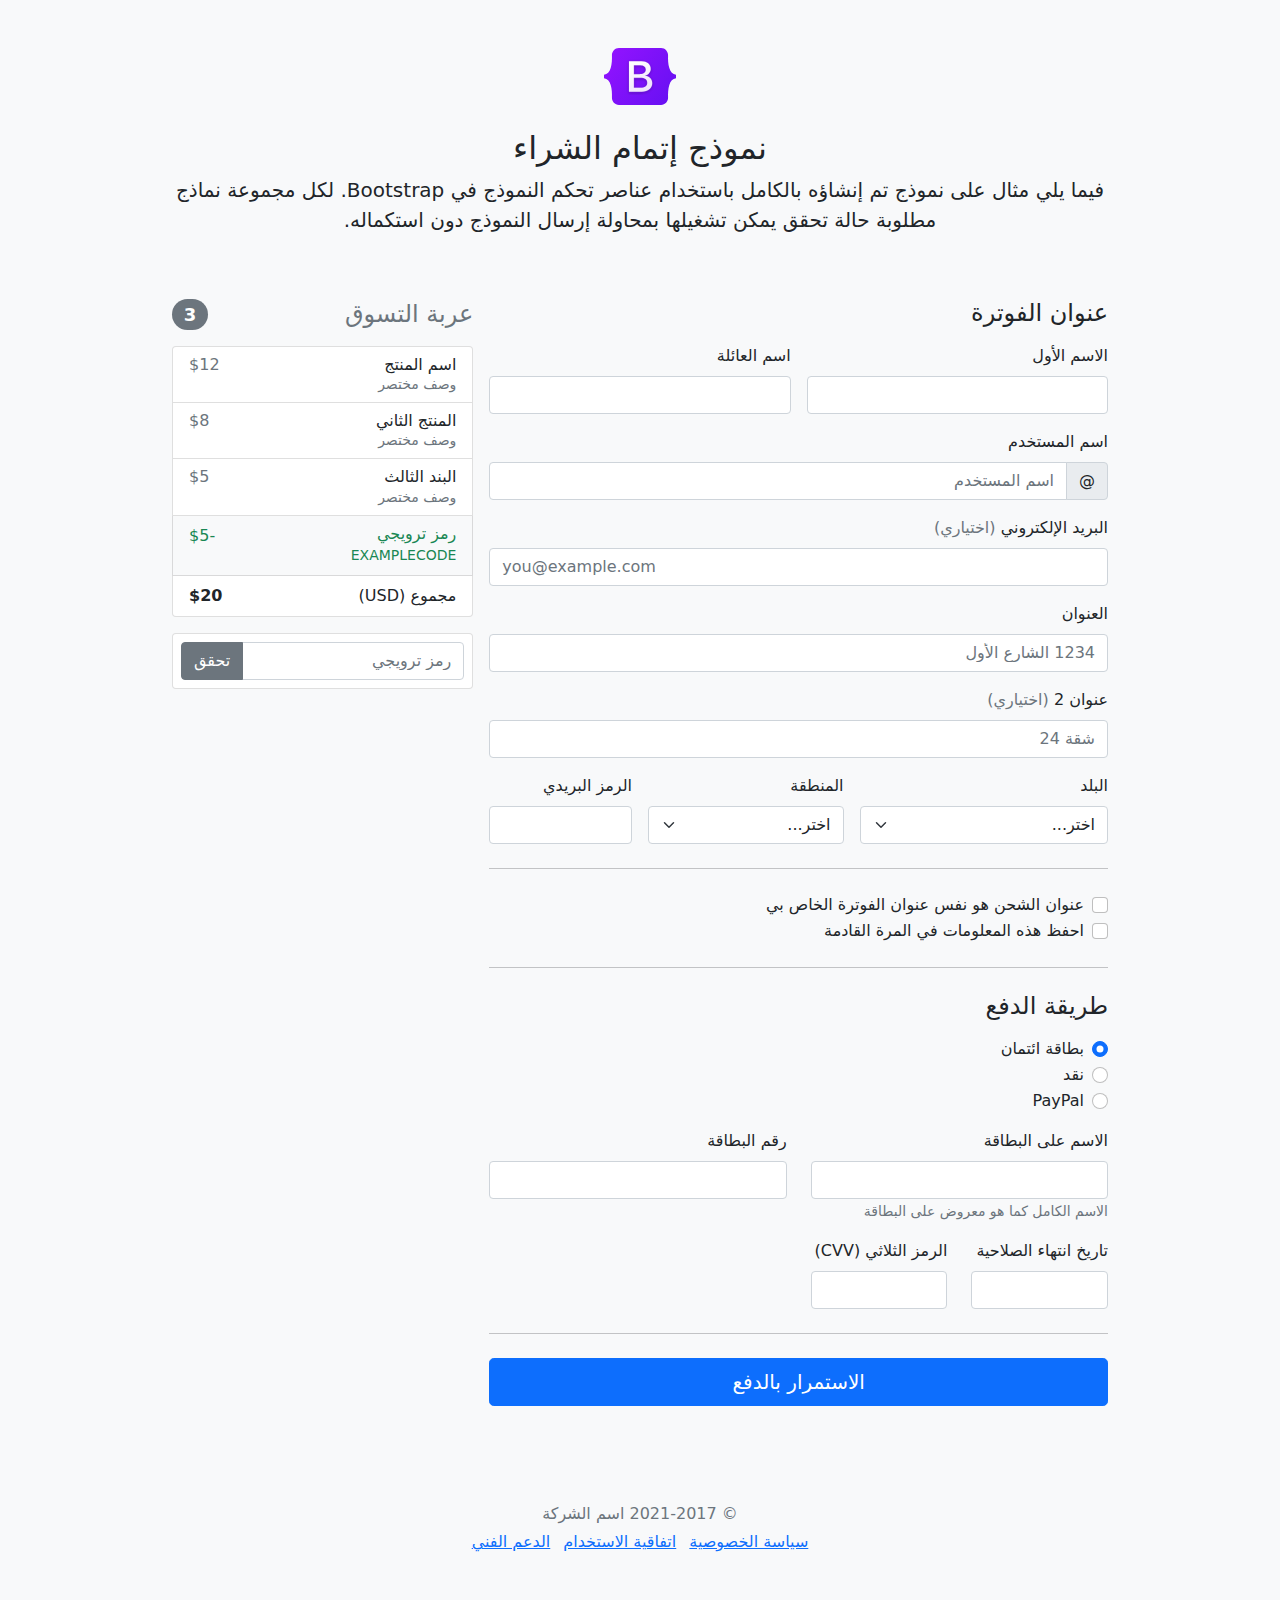
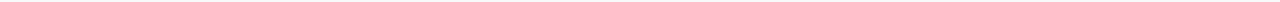
<file: boot/checkout-rtl/index.html>
<!doctype html>
<html lang="ar" dir="rtl">
  <head>
    <meta charset="utf-8">
    <meta name="viewport" content="width=device-width, initial-scale=1">
    <meta name="description" content="">
    <meta name="author" content="Mark Otto, Jacob Thornton, and Bootstrap contributors">
    <meta name="generator" content="Hugo 0.88.1">
    <title>مثال إتمام الشراء · Bootstrap v5.1</title>

    <link rel="canonical" href="https://getbootstrap.com/docs/5.1/examples/checkout-rtl/">

    

    <!-- Bootstrap core CSS -->
<link href="../assets/dist/css/bootstrap.rtl.min.css" rel="stylesheet">

    <style>
      .bd-placeholder-img {
        font-size: 1.125rem;
        text-anchor: middle;
        -webkit-user-select: none;
        -moz-user-select: none;
        user-select: none;
      }

      @media (min-width: 768px) {
        .bd-placeholder-img-lg {
          font-size: 3.5rem;
        }
      }
    </style>

    
    <!-- Custom styles for this template -->
    <link href="../checkout/form-validation.css" rel="stylesheet">
  </head>
  <body class="bg-light">
    
<div class="container">
  <main>
    <div class="py-5 text-center">
      <img class="d-block mx-auto mb-4" src="../assets/brand/bootstrap-logo.svg" alt="" width="72" height="57">
      <h2>نموذج إتمام الشراء</h2>
      <p class="lead">فيما يلي مثال على نموذج تم إنشاؤه بالكامل باستخدام عناصر تحكم النموذج في Bootstrap. لكل مجموعة نماذج مطلوبة حالة تحقق يمكن تشغيلها بمحاولة إرسال النموذج دون استكماله.</p>
    </div>

    <div class="row g-3">
      <div class="col-md-5 col-lg-4 order-md-last">
        <h4 class="d-flex justify-content-between align-items-center mb-3">
          <span class="text-muted">عربة التسوق</span>
          <span class="badge bg-secondary rounded-pill">3</span>
        </h4>
        <ul class="list-group mb-3">
          <li class="list-group-item d-flex justify-content-between lh-sm">
            <div>
              <h6 class="my-0">اسم المنتج</h6>
              <small class="text-muted">وصف مختصر</small>
            </div>
            <span class="text-muted">$12</span>
          </li>
          <li class="list-group-item d-flex justify-content-between lh-sm">
            <div>
              <h6 class="my-0">المنتج الثاني</h6>
              <small class="text-muted">وصف مختصر</small>
            </div>
            <span class="text-muted">$8</span>
          </li>
          <li class="list-group-item d-flex justify-content-between lh-sm">
            <div>
              <h6 class="my-0">البند الثالث</h6>
              <small class="text-muted">وصف مختصر</small>
            </div>
            <span class="text-muted">$5</span>
          </li>
          <li class="list-group-item d-flex justify-content-between bg-light">
            <div class="text-success">
              <h6 class="my-0">رمز ترويجي</h6>
              <small>EXAMPLECODE</small>
            </div>
            <span class="text-success">-$5</span>
          </li>
          <li class="list-group-item d-flex justify-content-between">
            <span>مجموع (USD)</span>
            <strong>$20</strong>
          </li>
        </ul>

        <form class="card p-2">
          <div class="input-group">
            <input type="text" class="form-control" placeholder="رمز ترويجي">
            <button type="submit" class="btn btn-secondary">تحقق</button>
          </div>
        </form>
      </div>
      <div class="col-md-7 col-lg-8">
        <h4 class="mb-3">عنوان الفوترة</h4>
        <form class="needs-validation" novalidate>
          <div class="row g-3">
            <div class="col-sm-6">
              <label for="firstName" class="form-label">الاسم الأول</label>
              <input type="text" class="form-control" id="firstName" placeholder="" value="" required>
              <div class="invalid-feedback">
                يرجى إدخال اسم أول صحيح.
              </div>
            </div>

            <div class="col-sm-6">
              <label for="lastName" class="form-label">اسم العائلة</label>
              <input type="text" class="form-control" id="lastName" placeholder="" value="" required>
              <div class="invalid-feedback">
                يرجى إدخال اسم عائلة صحيح.
              </div>
            </div>

            <div class="col-12">
              <label for="username" class="form-label">اسم المستخدم</label>
              <div class="input-group has-validation">
                <span class="input-group-text">@</span>
                <input type="text" class="form-control" id="username" placeholder="اسم المستخدم" required>
              <div class="invalid-feedback">
                اسم المستخدم الخاص بك مطلوب.
                </div>
              </div>
            </div>

            <div class="col-12">
              <label for="email" class="form-label">البريد الإلكتروني <span class="text-muted">(اختياري)</span></label>
              <input type="email" class="form-control" id="email" placeholder="you@example.com">
              <div class="invalid-feedback">
                يرجى إدخال عنوان بريد إلكتروني صحيح لتصلكم تحديثات الشحن.
              </div>
            </div>

            <div class="col-12">
              <label for="address" class="form-label">العنوان</label>
              <input type="text" class="form-control" id="address" placeholder="1234 الشارع الأول" required>
              <div class="invalid-feedback">
                يرجى إدخال عنوان الشحن الخاص بك.
              </div>
            </div>

            <div class="col-12">
              <label for="address2" class="form-label">عنوان 2 <span class="text-muted">(اختياري)</span></label>
              <input type="text" class="form-control" id="address2" placeholder="شقة 24">
            </div>

            <div class="col-md-5">
              <label for="country" class="form-label">البلد</label>
              <select class="form-select" id="country" required>
                <option value="">اختر...</option>
                <option>الولايات المتحدة الأمريكية</option>
              </select>
              <div class="invalid-feedback">
                يرجى اختيار بلد صحيح.
              </div>
            </div>

            <div class="col-md-4">
              <label for="state" class="form-label">المنطقة</label>
              <select class="form-select" id="state" required>
                <option value="">اختر...</option>
                <option>كاليفورنيا</option>
              </select>
              <div class="invalid-feedback">
                يرجى اختيار اسم منطقة صحيح.
              </div>
            </div>

            <div class="col-md-3">
              <label for="zip" class="form-label">الرمز البريدي</label>
              <input type="text" class="form-control" id="zip" placeholder="" required>
              <div class="invalid-feedback">
                الرمز البريدي مطلوب.
              </div>
            </div>
          </div>

          <hr class="my-4">

          <div class="form-check">
            <input type="checkbox" class="form-check-input" id="same-address">
            <label class="form-check-label" for="same-address">عنوان الشحن هو نفس عنوان الفوترة الخاص بي</label>
          </div>

          <div class="form-check">
            <input type="checkbox" class="form-check-input" id="save-info">
            <label class="form-check-label" for="save-info">احفظ هذه المعلومات في المرة القادمة</label>
          </div>

          <hr class="my-4">

          <h4 class="mb-3">طريقة الدفع</h4>

          <div class="my-3">
            <div class="form-check">
              <input id="credit" name="paymentMethod" type="radio" class="form-check-input" checked required>
              <label class="form-check-label" for="credit">بطاقة ائتمان</label>
            </div>
            <div class="form-check">
              <input id="cash" name="paymentMethod" type="radio" class="form-check-input" required>
              <label class="form-check-label" for="cash">نقد</label>
            </div>
            <div class="form-check">
              <input id="paypal" name="paymentMethod" type="radio" class="form-check-input" required>
              <label class="form-check-label" for="paypal">PayPal</label>
            </div>
          </div>

          <div class="row gy-3">
            <div class="col-md-6">
              <label for="cc-name" class="form-label">الاسم على البطاقة</label>
              <input type="text" class="form-control" id="cc-name" placeholder="" required>
              <small class="text-muted">الاسم الكامل كما هو معروض على البطاقة</small>
              <div class="invalid-feedback">
                الاسم على البطاقة مطلوب
              </div>
            </div>

            <div class="col-md-6">
              <label for="cc-number" class="form-label">رقم البطاقة</label>
              <input type="text" class="form-control" id="cc-number" placeholder="" required>
              <div class="invalid-feedback">
                رقم بطاقة الائتمان مطلوب
              </div>
            </div>

            <div class="col-md-3">
              <label for="cc-expiration" class="form-label">تاريخ انتهاء الصلاحية</label>
              <input type="text" class="form-control" id="cc-expiration" placeholder="" required>
              <div class="invalid-feedback">
                تاريخ انتهاء الصلاحية مطلوب
              </div>
            </div>

            <div class="col-md-3">
              <label for="cc-cvv" class="form-label">الرمز الثلاثي (CVV)</label>
              <input type="text" class="form-control" id="cc-cvv" placeholder="" required>
              <div class="invalid-feedback">
                رمز الحماية مطلوب
              </div>
            </div>
          </div>

          <hr class="my-4">

          <button class="w-100 btn btn-primary btn-lg" type="submit">الاستمرار بالدفع</button>
        </form>
      </div>
    </div>
  </main>
  <footer class="my-5 pt-5 text-muted text-center text-small">
    <p class="mb-1">&copy; 2021-2017 اسم الشركة</p>
    <ul class="list-inline">
      <li class="list-inline-item"><a href="#">سياسة الخصوصية</a></li>
      <li class="list-inline-item"><a href="#">اتفاقية الاستخدام</a></li>
      <li class="list-inline-item"><a href="#">الدعم الفني</a></li>
    </ul>
  </footer>
</div>


    <script src="../assets/dist/js/bootstrap.bundle.min.js"></script>

      <script src="../checkout/form-validation.js"></script>
  </body>
</html>
</file>
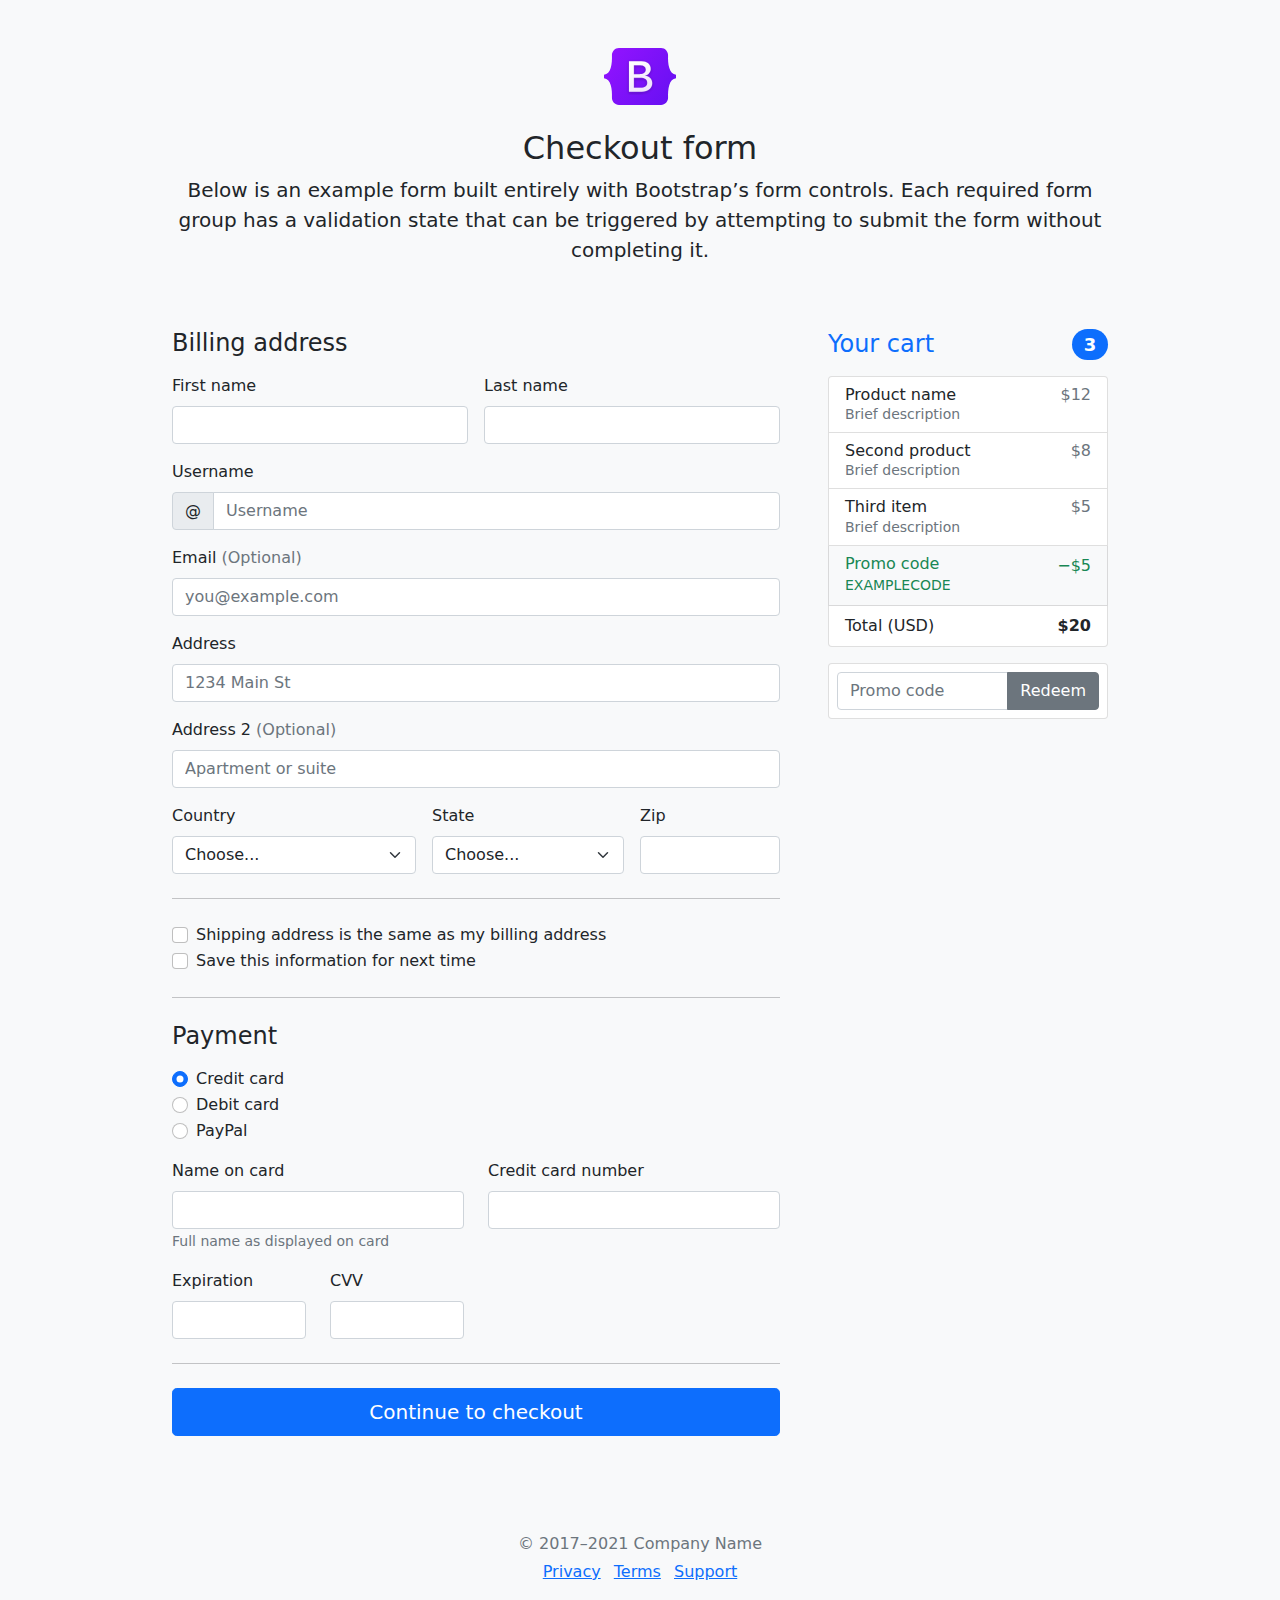
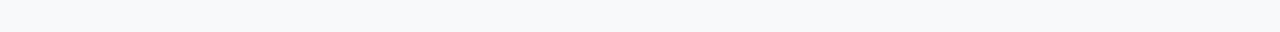
<file: boot/checkout/index.html>
<!doctype html>
<html lang="en">
  <head>
    <meta charset="utf-8">
    <meta name="viewport" content="width=device-width, initial-scale=1">
    <meta name="description" content="">
    <meta name="author" content="Mark Otto, Jacob Thornton, and Bootstrap contributors">
    <meta name="generator" content="Hugo 0.88.1">
    <title>Checkout example · Bootstrap v5.1</title>

    <link rel="canonical" href="https://getbootstrap.com/docs/5.1/examples/checkout/">

    

    <!-- Bootstrap core CSS -->
<link href="../assets/dist/css/bootstrap.min.css" rel="stylesheet">

    <style>
      .bd-placeholder-img {
        font-size: 1.125rem;
        text-anchor: middle;
        -webkit-user-select: none;
        -moz-user-select: none;
        user-select: none;
      }

      @media (min-width: 768px) {
        .bd-placeholder-img-lg {
          font-size: 3.5rem;
        }
      }
    </style>

    
    <!-- Custom styles for this template -->
    <link href="form-validation.css" rel="stylesheet">
  </head>
  <body class="bg-light">
    
<div class="container">
  <main>
    <div class="py-5 text-center">
      <img class="d-block mx-auto mb-4" src="../assets/brand/bootstrap-logo.svg" alt="" width="72" height="57">
      <h2>Checkout form</h2>
      <p class="lead">Below is an example form built entirely with Bootstrap’s form controls. Each required form group has a validation state that can be triggered by attempting to submit the form without completing it.</p>
    </div>

    <div class="row g-5">
      <div class="col-md-5 col-lg-4 order-md-last">
        <h4 class="d-flex justify-content-between align-items-center mb-3">
          <span class="text-primary">Your cart</span>
          <span class="badge bg-primary rounded-pill">3</span>
        </h4>
        <ul class="list-group mb-3">
          <li class="list-group-item d-flex justify-content-between lh-sm">
            <div>
              <h6 class="my-0">Product name</h6>
              <small class="text-muted">Brief description</small>
            </div>
            <span class="text-muted">$12</span>
          </li>
          <li class="list-group-item d-flex justify-content-between lh-sm">
            <div>
              <h6 class="my-0">Second product</h6>
              <small class="text-muted">Brief description</small>
            </div>
            <span class="text-muted">$8</span>
          </li>
          <li class="list-group-item d-flex justify-content-between lh-sm">
            <div>
              <h6 class="my-0">Third item</h6>
              <small class="text-muted">Brief description</small>
            </div>
            <span class="text-muted">$5</span>
          </li>
          <li class="list-group-item d-flex justify-content-between bg-light">
            <div class="text-success">
              <h6 class="my-0">Promo code</h6>
              <small>EXAMPLECODE</small>
            </div>
            <span class="text-success">−$5</span>
          </li>
          <li class="list-group-item d-flex justify-content-between">
            <span>Total (USD)</span>
            <strong>$20</strong>
          </li>
        </ul>

        <form class="card p-2">
          <div class="input-group">
            <input type="text" class="form-control" placeholder="Promo code">
            <button type="submit" class="btn btn-secondary">Redeem</button>
          </div>
        </form>
      </div>
      <div class="col-md-7 col-lg-8">
        <h4 class="mb-3">Billing address</h4>
        <form class="needs-validation" novalidate>
          <div class="row g-3">
            <div class="col-sm-6">
              <label for="firstName" class="form-label">First name</label>
              <input type="text" class="form-control" id="firstName" placeholder="" value="" required>
              <div class="invalid-feedback">
                Valid first name is required.
              </div>
            </div>

            <div class="col-sm-6">
              <label for="lastName" class="form-label">Last name</label>
              <input type="text" class="form-control" id="lastName" placeholder="" value="" required>
              <div class="invalid-feedback">
                Valid last name is required.
              </div>
            </div>

            <div class="col-12">
              <label for="username" class="form-label">Username</label>
              <div class="input-group has-validation">
                <span class="input-group-text">@</span>
                <input type="text" class="form-control" id="username" placeholder="Username" required>
              <div class="invalid-feedback">
                  Your username is required.
                </div>
              </div>
            </div>

            <div class="col-12">
              <label for="email" class="form-label">Email <span class="text-muted">(Optional)</span></label>
              <input type="email" class="form-control" id="email" placeholder="you@example.com">
              <div class="invalid-feedback">
                Please enter a valid email address for shipping updates.
              </div>
            </div>

            <div class="col-12">
              <label for="address" class="form-label">Address</label>
              <input type="text" class="form-control" id="address" placeholder="1234 Main St" required>
              <div class="invalid-feedback">
                Please enter your shipping address.
              </div>
            </div>

            <div class="col-12">
              <label for="address2" class="form-label">Address 2 <span class="text-muted">(Optional)</span></label>
              <input type="text" class="form-control" id="address2" placeholder="Apartment or suite">
            </div>

            <div class="col-md-5">
              <label for="country" class="form-label">Country</label>
              <select class="form-select" id="country" required>
                <option value="">Choose...</option>
                <option>United States</option>
              </select>
              <div class="invalid-feedback">
                Please select a valid country.
              </div>
            </div>

            <div class="col-md-4">
              <label for="state" class="form-label">State</label>
              <select class="form-select" id="state" required>
                <option value="">Choose...</option>
                <option>California</option>
              </select>
              <div class="invalid-feedback">
                Please provide a valid state.
              </div>
            </div>

            <div class="col-md-3">
              <label for="zip" class="form-label">Zip</label>
              <input type="text" class="form-control" id="zip" placeholder="" required>
              <div class="invalid-feedback">
                Zip code required.
              </div>
            </div>
          </div>

          <hr class="my-4">

          <div class="form-check">
            <input type="checkbox" class="form-check-input" id="same-address">
            <label class="form-check-label" for="same-address">Shipping address is the same as my billing address</label>
          </div>

          <div class="form-check">
            <input type="checkbox" class="form-check-input" id="save-info">
            <label class="form-check-label" for="save-info">Save this information for next time</label>
          </div>

          <hr class="my-4">

          <h4 class="mb-3">Payment</h4>

          <div class="my-3">
            <div class="form-check">
              <input id="credit" name="paymentMethod" type="radio" class="form-check-input" checked required>
              <label class="form-check-label" for="credit">Credit card</label>
            </div>
            <div class="form-check">
              <input id="debit" name="paymentMethod" type="radio" class="form-check-input" required>
              <label class="form-check-label" for="debit">Debit card</label>
            </div>
            <div class="form-check">
              <input id="paypal" name="paymentMethod" type="radio" class="form-check-input" required>
              <label class="form-check-label" for="paypal">PayPal</label>
            </div>
          </div>

          <div class="row gy-3">
            <div class="col-md-6">
              <label for="cc-name" class="form-label">Name on card</label>
              <input type="text" class="form-control" id="cc-name" placeholder="" required>
              <small class="text-muted">Full name as displayed on card</small>
              <div class="invalid-feedback">
                Name on card is required
              </div>
            </div>

            <div class="col-md-6">
              <label for="cc-number" class="form-label">Credit card number</label>
              <input type="text" class="form-control" id="cc-number" placeholder="" required>
              <div class="invalid-feedback">
                Credit card number is required
              </div>
            </div>

            <div class="col-md-3">
              <label for="cc-expiration" class="form-label">Expiration</label>
              <input type="text" class="form-control" id="cc-expiration" placeholder="" required>
              <div class="invalid-feedback">
                Expiration date required
              </div>
            </div>

            <div class="col-md-3">
              <label for="cc-cvv" class="form-label">CVV</label>
              <input type="text" class="form-control" id="cc-cvv" placeholder="" required>
              <div class="invalid-feedback">
                Security code required
              </div>
            </div>
          </div>

          <hr class="my-4">

          <button class="w-100 btn btn-primary btn-lg" type="submit">Continue to checkout</button>
        </form>
      </div>
    </div>
  </main>

  <footer class="my-5 pt-5 text-muted text-center text-small">
    <p class="mb-1">&copy; 2017–2021 Company Name</p>
    <ul class="list-inline">
      <li class="list-inline-item"><a href="#">Privacy</a></li>
      <li class="list-inline-item"><a href="#">Terms</a></li>
      <li class="list-inline-item"><a href="#">Support</a></li>
    </ul>
  </footer>
</div>


    <script src="../assets/dist/js/bootstrap.bundle.min.js"></script>

      <script src="form-validation.js"></script>
  </body>
</html>
</file>
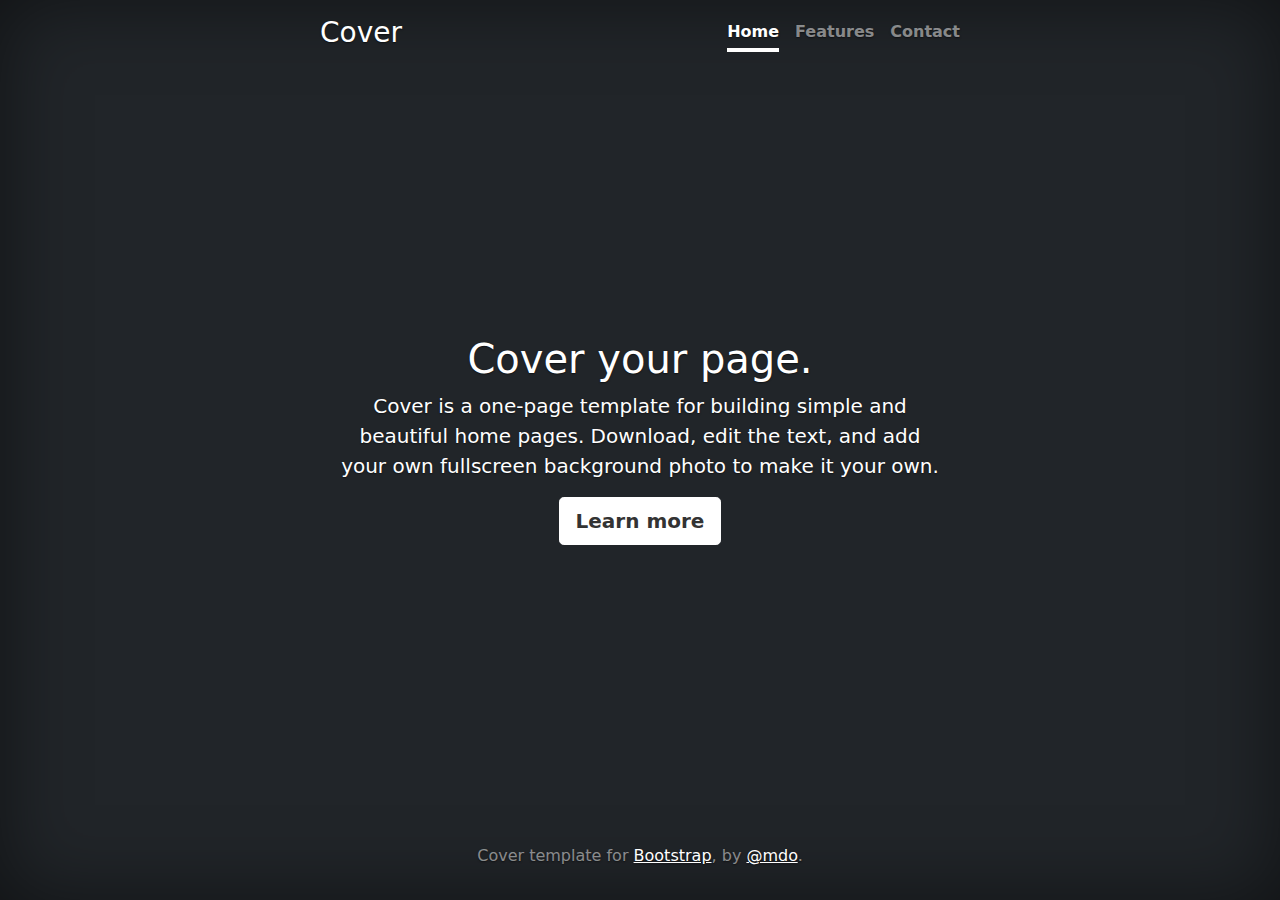
<file: boot/cover/index.html>
<!doctype html>
<html lang="en" class="h-100">
  <head>
    <meta charset="utf-8">
    <meta name="viewport" content="width=device-width, initial-scale=1">
    <meta name="description" content="">
    <meta name="author" content="Mark Otto, Jacob Thornton, and Bootstrap contributors">
    <meta name="generator" content="Hugo 0.88.1">
    <title>Cover Template · Bootstrap v5.1</title>

    <link rel="canonical" href="https://getbootstrap.com/docs/5.1/examples/cover/">

    

    <!-- Bootstrap core CSS -->
<link href="../assets/dist/css/bootstrap.min.css" rel="stylesheet">

    <style>
      .bd-placeholder-img {
        font-size: 1.125rem;
        text-anchor: middle;
        -webkit-user-select: none;
        -moz-user-select: none;
        user-select: none;
      }

      @media (min-width: 768px) {
        .bd-placeholder-img-lg {
          font-size: 3.5rem;
        }
      }
    </style>

    
    <!-- Custom styles for this template -->
    <link href="cover.css" rel="stylesheet">
  </head>
  <body class="d-flex h-100 text-center text-white bg-dark">
    
<div class="cover-container d-flex w-100 h-100 p-3 mx-auto flex-column">
  <header class="mb-auto">
    <div>
      <h3 class="float-md-start mb-0">Cover</h3>
      <nav class="nav nav-masthead justify-content-center float-md-end">
        <a class="nav-link active" aria-current="page" href="#">Home</a>
        <a class="nav-link" href="#">Features</a>
        <a class="nav-link" href="#">Contact</a>
      </nav>
    </div>
  </header>

  <main class="px-3">
    <h1>Cover your page.</h1>
    <p class="lead">Cover is a one-page template for building simple and beautiful home pages. Download, edit the text, and add your own fullscreen background photo to make it your own.</p>
    <p class="lead">
      <a href="#" class="btn btn-lg btn-secondary fw-bold border-white bg-white">Learn more</a>
    </p>
  </main>

  <footer class="mt-auto text-white-50">
    <p>Cover template for <a href="https://getbootstrap.com/" class="text-white">Bootstrap</a>, by <a href="https://twitter.com/mdo" class="text-white">@mdo</a>.</p>
  </footer>
</div>


    
  </body>
</html>
</file>
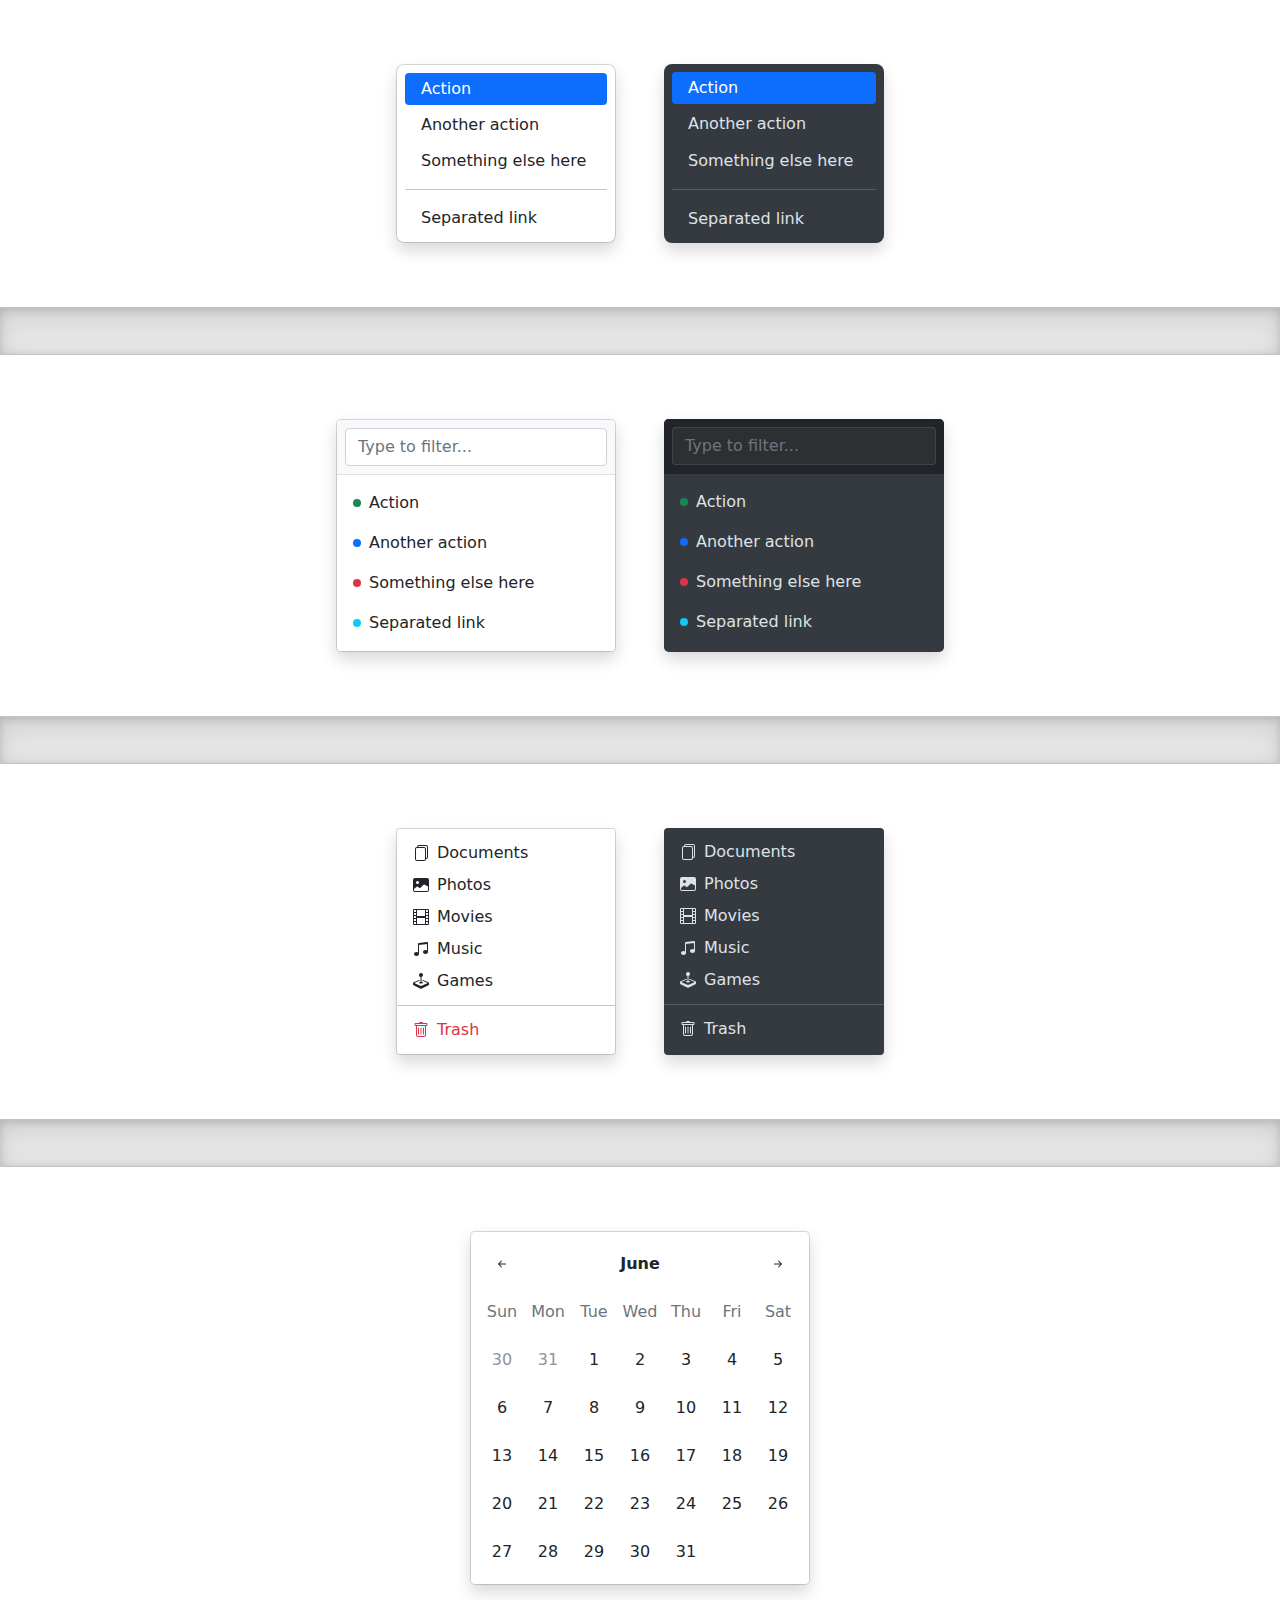
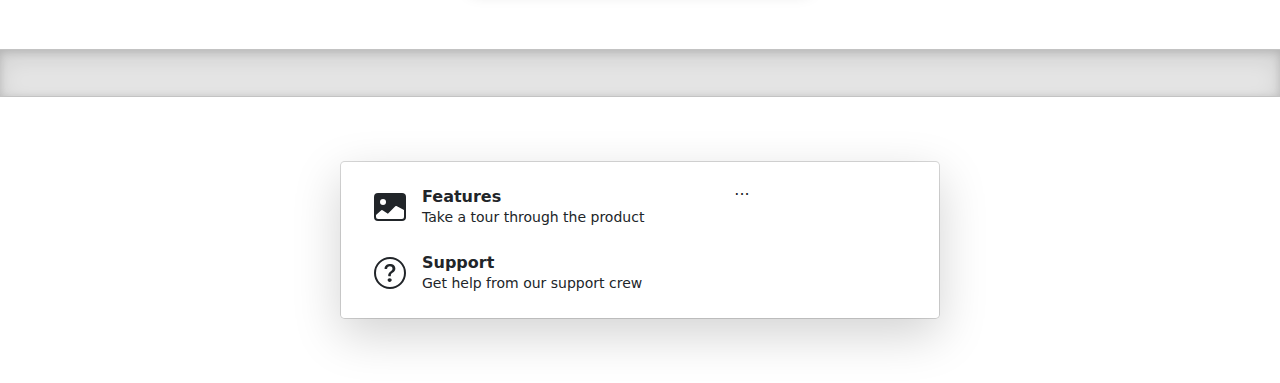
<file: boot/dropdowns/index.html>
<!doctype html>
<html lang="en">
  <head>
    <meta charset="utf-8">
    <meta name="viewport" content="width=device-width, initial-scale=1">
    <meta name="description" content="">
    <meta name="author" content="Mark Otto, Jacob Thornton, and Bootstrap contributors">
    <meta name="generator" content="Hugo 0.88.1">
    <title>Dropdowns · Bootstrap v5.1</title>

    <link rel="canonical" href="https://getbootstrap.com/docs/5.1/examples/dropdowns/">

    

    <!-- Bootstrap core CSS -->
<link href="../assets/dist/css/bootstrap.min.css" rel="stylesheet">

    <style>
      .bd-placeholder-img {
        font-size: 1.125rem;
        text-anchor: middle;
        -webkit-user-select: none;
        -moz-user-select: none;
        user-select: none;
      }

      @media (min-width: 768px) {
        .bd-placeholder-img-lg {
          font-size: 3.5rem;
        }
      }
    </style>

    
    <!-- Custom styles for this template -->
    <link href="dropdowns.css" rel="stylesheet">
  </head>
  <body>
    
<svg xmlns="http://www.w3.org/2000/svg" style="display: none;">
  <symbol id="bootstrap" viewBox="0 0 118 94">
    <title>Bootstrap</title>
    <path fill-rule="evenodd" clip-rule="evenodd" d="M24.509 0c-6.733 0-11.715 5.893-11.492 12.284.214 6.14-.064 14.092-2.066 20.577C8.943 39.365 5.547 43.485 0 44.014v5.972c5.547.529 8.943 4.649 10.951 11.153 2.002 6.485 2.28 14.437 2.066 20.577C12.794 88.106 17.776 94 24.51 94H93.5c6.733 0 11.714-5.893 11.491-12.284-.214-6.14.064-14.092 2.066-20.577 2.009-6.504 5.396-10.624 10.943-11.153v-5.972c-5.547-.529-8.934-4.649-10.943-11.153-2.002-6.484-2.28-14.437-2.066-20.577C105.214 5.894 100.233 0 93.5 0H24.508zM80 57.863C80 66.663 73.436 72 62.543 72H44a2 2 0 01-2-2V24a2 2 0 012-2h18.437c9.083 0 15.044 4.92 15.044 12.474 0 5.302-4.01 10.049-9.119 10.88v.277C75.317 46.394 80 51.21 80 57.863zM60.521 28.34H49.948v14.934h8.905c6.884 0 10.68-2.772 10.68-7.727 0-4.643-3.264-7.207-9.012-7.207zM49.948 49.2v16.458H60.91c7.167 0 10.964-2.876 10.964-8.281 0-5.406-3.903-8.178-11.425-8.178H49.948z"></path>
  </symbol>

  <symbol id="exclamation-triangle-fill" viewBox="0 0 16 16">
    <path d="M8.982 1.566a1.13 1.13 0 0 0-1.96 0L.165 13.233c-.457.778.091 1.767.98 1.767h13.713c.889 0 1.438-.99.98-1.767L8.982 1.566zM8 5c.535 0 .954.462.9.995l-.35 3.507a.552.552 0 0 1-1.1 0L7.1 5.995A.905.905 0 0 1 8 5zm.002 6a1 1 0 1 1 0 2 1 1 0 0 1 0-2z"/>
  </symbol>

  <symbol id="check2" viewBox="0 0 16 16">
    <path d="M13.854 3.646a.5.5 0 0 1 0 .708l-7 7a.5.5 0 0 1-.708 0l-3.5-3.5a.5.5 0 1 1 .708-.708L6.5 10.293l6.646-6.647a.5.5 0 0 1 .708 0z"/>
  </symbol>

  <symbol id="check2-circle" viewBox="0 0 16 16">
    <path d="M2.5 8a5.5 5.5 0 0 1 8.25-4.764.5.5 0 0 0 .5-.866A6.5 6.5 0 1 0 14.5 8a.5.5 0 0 0-1 0 5.5 5.5 0 1 1-11 0z"/>
    <path d="M15.354 3.354a.5.5 0 0 0-.708-.708L8 9.293 5.354 6.646a.5.5 0 1 0-.708.708l3 3a.5.5 0 0 0 .708 0l7-7z"/>
  </symbol>

  <symbol id="bookmark-star" viewBox="0 0 16 16">
    <path d="M7.84 4.1a.178.178 0 0 1 .32 0l.634 1.285a.178.178 0 0 0 .134.098l1.42.206c.145.021.204.2.098.303L9.42 6.993a.178.178 0 0 0-.051.158l.242 1.414a.178.178 0 0 1-.258.187l-1.27-.668a.178.178 0 0 0-.165 0l-1.27.668a.178.178 0 0 1-.257-.187l.242-1.414a.178.178 0 0 0-.05-.158l-1.03-1.001a.178.178 0 0 1 .098-.303l1.42-.206a.178.178 0 0 0 .134-.098L7.84 4.1z"/>
    <path d="M2 2a2 2 0 0 1 2-2h8a2 2 0 0 1 2 2v13.5a.5.5 0 0 1-.777.416L8 13.101l-5.223 2.815A.5.5 0 0 1 2 15.5V2zm2-1a1 1 0 0 0-1 1v12.566l4.723-2.482a.5.5 0 0 1 .554 0L13 14.566V2a1 1 0 0 0-1-1H4z"/>
  </symbol>

  <symbol id="grid-fill" viewBox="0 0 16 16">
    <path d="M1 2.5A1.5 1.5 0 0 1 2.5 1h3A1.5 1.5 0 0 1 7 2.5v3A1.5 1.5 0 0 1 5.5 7h-3A1.5 1.5 0 0 1 1 5.5v-3zm8 0A1.5 1.5 0 0 1 10.5 1h3A1.5 1.5 0 0 1 15 2.5v3A1.5 1.5 0 0 1 13.5 7h-3A1.5 1.5 0 0 1 9 5.5v-3zm-8 8A1.5 1.5 0 0 1 2.5 9h3A1.5 1.5 0 0 1 7 10.5v3A1.5 1.5 0 0 1 5.5 15h-3A1.5 1.5 0 0 1 1 13.5v-3zm8 0A1.5 1.5 0 0 1 10.5 9h3a1.5 1.5 0 0 1 1.5 1.5v3a1.5 1.5 0 0 1-1.5 1.5h-3A1.5 1.5 0 0 1 9 13.5v-3z"/>
  </symbol>

  <symbol id="stars" viewBox="0 0 16 16">
    <path d="M7.657 6.247c.11-.33.576-.33.686 0l.645 1.937a2.89 2.89 0 0 0 1.829 1.828l1.936.645c.33.11.33.576 0 .686l-1.937.645a2.89 2.89 0 0 0-1.828 1.829l-.645 1.936a.361.361 0 0 1-.686 0l-.645-1.937a2.89 2.89 0 0 0-1.828-1.828l-1.937-.645a.361.361 0 0 1 0-.686l1.937-.645a2.89 2.89 0 0 0 1.828-1.828l.645-1.937zM3.794 1.148a.217.217 0 0 1 .412 0l.387 1.162c.173.518.579.924 1.097 1.097l1.162.387a.217.217 0 0 1 0 .412l-1.162.387A1.734 1.734 0 0 0 4.593 5.69l-.387 1.162a.217.217 0 0 1-.412 0L3.407 5.69A1.734 1.734 0 0 0 2.31 4.593l-1.162-.387a.217.217 0 0 1 0-.412l1.162-.387A1.734 1.734 0 0 0 3.407 2.31l.387-1.162zM10.863.099a.145.145 0 0 1 .274 0l.258.774c.115.346.386.617.732.732l.774.258a.145.145 0 0 1 0 .274l-.774.258a1.156 1.156 0 0 0-.732.732l-.258.774a.145.145 0 0 1-.274 0l-.258-.774a1.156 1.156 0 0 0-.732-.732L9.1 2.137a.145.145 0 0 1 0-.274l.774-.258c.346-.115.617-.386.732-.732L10.863.1z"/>
  </symbol>

  <symbol id="film" viewBox="0 0 16 16">
    <path d="M0 1a1 1 0 0 1 1-1h14a1 1 0 0 1 1 1v14a1 1 0 0 1-1 1H1a1 1 0 0 1-1-1V1zm4 0v6h8V1H4zm8 8H4v6h8V9zM1 1v2h2V1H1zm2 3H1v2h2V4zM1 7v2h2V7H1zm2 3H1v2h2v-2zm-2 3v2h2v-2H1zM15 1h-2v2h2V1zm-2 3v2h2V4h-2zm2 3h-2v2h2V7zm-2 3v2h2v-2h-2zm2 3h-2v2h2v-2z"/>
  </symbol>

  <symbol id="joystick" viewBox="0 0 16 16">
    <path d="M10 2a2 2 0 0 1-1.5 1.937v5.087c.863.083 1.5.377 1.5.726 0 .414-.895.75-2 .75s-2-.336-2-.75c0-.35.637-.643 1.5-.726V3.937A2 2 0 1 1 10 2z"/>
    <path d="M0 9.665v1.717a1 1 0 0 0 .553.894l6.553 3.277a2 2 0 0 0 1.788 0l6.553-3.277a1 1 0 0 0 .553-.894V9.665c0-.1-.06-.19-.152-.23L9.5 6.715v.993l5.227 2.178a.125.125 0 0 1 .001.23l-5.94 2.546a2 2 0 0 1-1.576 0l-5.94-2.546a.125.125 0 0 1 .001-.23L6.5 7.708l-.013-.988L.152 9.435a.25.25 0 0 0-.152.23z"/>
  </symbol>

  <symbol id="music-note-beamed" viewBox="0 0 16 16">
    <path d="M6 13c0 1.105-1.12 2-2.5 2S1 14.105 1 13c0-1.104 1.12-2 2.5-2s2.5.896 2.5 2zm9-2c0 1.105-1.12 2-2.5 2s-2.5-.895-2.5-2 1.12-2 2.5-2 2.5.895 2.5 2z"/>
    <path fill-rule="evenodd" d="M14 11V2h1v9h-1zM6 3v10H5V3h1z"/>
    <path d="M5 2.905a1 1 0 0 1 .9-.995l8-.8a1 1 0 0 1 1.1.995V3L5 4V2.905z"/>
  </symbol>

  <symbol id="files" viewBox="0 0 16 16">
    <path d="M13 0H6a2 2 0 0 0-2 2 2 2 0 0 0-2 2v10a2 2 0 0 0 2 2h7a2 2 0 0 0 2-2 2 2 0 0 0 2-2V2a2 2 0 0 0-2-2zm0 13V4a2 2 0 0 0-2-2H5a1 1 0 0 1 1-1h7a1 1 0 0 1 1 1v10a1 1 0 0 1-1 1zM3 4a1 1 0 0 1 1-1h7a1 1 0 0 1 1 1v10a1 1 0 0 1-1 1H4a1 1 0 0 1-1-1V4z"/>
  </symbol>

  <symbol id="image-fill" viewBox="0 0 16 16">
    <path d="M.002 3a2 2 0 0 1 2-2h12a2 2 0 0 1 2 2v10a2 2 0 0 1-2 2h-12a2 2 0 0 1-2-2V3zm1 9v1a1 1 0 0 0 1 1h12a1 1 0 0 0 1-1V9.5l-3.777-1.947a.5.5 0 0 0-.577.093l-3.71 3.71-2.66-1.772a.5.5 0 0 0-.63.062L1.002 12zm5-6.5a1.5 1.5 0 1 0-3 0 1.5 1.5 0 0 0 3 0z"/>
  </symbol>

  <symbol id="trash" viewBox="0 0 16 16">
    <path d="M5.5 5.5A.5.5 0 0 1 6 6v6a.5.5 0 0 1-1 0V6a.5.5 0 0 1 .5-.5zm2.5 0a.5.5 0 0 1 .5.5v6a.5.5 0 0 1-1 0V6a.5.5 0 0 1 .5-.5zm3 .5a.5.5 0 0 0-1 0v6a.5.5 0 0 0 1 0V6z"/>
    <path fill-rule="evenodd" d="M14.5 3a1 1 0 0 1-1 1H13v9a2 2 0 0 1-2 2H5a2 2 0 0 1-2-2V4h-.5a1 1 0 0 1-1-1V2a1 1 0 0 1 1-1H6a1 1 0 0 1 1-1h2a1 1 0 0 1 1 1h3.5a1 1 0 0 1 1 1v1zM4.118 4 4 4.059V13a1 1 0 0 0 1 1h6a1 1 0 0 0 1-1V4.059L11.882 4H4.118zM2.5 3V2h11v1h-11z"/>
  </symbol>

  <symbol id="question-circle" viewBox="0 0 16 16">
    <path d="M8 15A7 7 0 1 1 8 1a7 7 0 0 1 0 14zm0 1A8 8 0 1 0 8 0a8 8 0 0 0 0 16z"/>
    <path d="M5.255 5.786a.237.237 0 0 0 .241.247h.825c.138 0 .248-.113.266-.25.09-.656.54-1.134 1.342-1.134.686 0 1.314.343 1.314 1.168 0 .635-.374.927-.965 1.371-.673.489-1.206 1.06-1.168 1.987l.003.217a.25.25 0 0 0 .25.246h.811a.25.25 0 0 0 .25-.25v-.105c0-.718.273-.927 1.01-1.486.609-.463 1.244-.977 1.244-2.056 0-1.511-1.276-2.241-2.673-2.241-1.267 0-2.655.59-2.75 2.286zm1.557 5.763c0 .533.425.927 1.01.927.609 0 1.028-.394 1.028-.927 0-.552-.42-.94-1.029-.94-.584 0-1.009.388-1.009.94z"/>
  </symbol>

  <symbol id="arrow-left-short" viewBox="0 0 16 16">
    <path fill-rule="evenodd" d="M12 8a.5.5 0 0 1-.5.5H5.707l2.147 2.146a.5.5 0 0 1-.708.708l-3-3a.5.5 0 0 1 0-.708l3-3a.5.5 0 1 1 .708.708L5.707 7.5H11.5a.5.5 0 0 1 .5.5z"/>
  </symbol>

  <symbol id="arrow-right-short" viewBox="0 0 16 16">
    <path fill-rule="evenodd" d="M4 8a.5.5 0 0 1 .5-.5h5.793L8.146 5.354a.5.5 0 1 1 .708-.708l3 3a.5.5 0 0 1 0 .708l-3 3a.5.5 0 0 1-.708-.708L10.293 8.5H4.5A.5.5 0 0 1 4 8z"/>
  </symbol>
</svg>

<div class="d-flex gap-5 justify-content-center" id="dropdownMacos">
  <ul class="dropdown-menu dropdown-menu-macos mx-0 shadow" style="width: 220px;">
    <li><a class="dropdown-item active" href="#">Action</a></li>
    <li><a class="dropdown-item" href="#">Another action</a></li>
    <li><a class="dropdown-item" href="#">Something else here</a></li>
    <li><hr class="dropdown-divider"></li>
    <li><a class="dropdown-item" href="#">Separated link</a></li>
  </ul>
  <ul class="dropdown-menu dropdown-menu-dark dropdown-menu-macos mx-0 border-0 shadow" style="width: 220px;">
    <li><a class="dropdown-item active" href="#">Action</a></li>
    <li><a class="dropdown-item" href="#">Another action</a></li>
    <li><a class="dropdown-item" href="#">Something else here</a></li>
    <li><hr class="dropdown-divider"></li>
    <li><a class="dropdown-item" href="#">Separated link</a></li>
  </ul>
</div>

<div class="b-example-divider"></div>


<div class="d-flex gap-5 justify-content-center" id="dropdownFilter">
  <div class="dropdown-menu pt-0 mx-0 rounded-3 shadow overflow-hidden" style="width: 280px;">
    <form class="p-2 mb-2 bg-light border-bottom">
      <input type="search" class="form-control" autocomplete="false" placeholder="Type to filter...">
    </form>
    <ul class="list-unstyled mb-0">
      <li><a class="dropdown-item d-flex align-items-center gap-2 py-2" href="#">
        <span class="d-inline-block bg-success rounded-circle" style="width: .5em; height: .5em;"></span>
        Action
      </a></li>
      <li><a class="dropdown-item d-flex align-items-center gap-2 py-2" href="#">
        <span class="d-inline-block bg-primary rounded-circle" style="width: .5em; height: .5em;"></span>
        Another action
      </a></li>
      <li><a class="dropdown-item d-flex align-items-center gap-2 py-2" href="#">
        <span class="d-inline-block bg-danger rounded-circle" style="width: .5em; height: .5em;"></span>
        Something else here
      </a></li>
      <li><a class="dropdown-item d-flex align-items-center gap-2 py-2" href="#">
        <span class="d-inline-block bg-info rounded-circle" style="width: .5em; height: .5em;"></span>
        Separated link
      </a></li>
    </ul>
  </div>

  <div class="dropdown-menu dropdown-menu-dark border-0 pt-0 mx-0 rounded-3 shadow overflow-hidden" style="width: 280px;">
    <form class="p-2 mb-2 bg-dark border-bottom border-dark">
      <input type="search" class="form-control form-control-dark" autocomplete="false" placeholder="Type to filter...">
    </form>
    <ul class="list-unstyled mb-0">
      <li><a class="dropdown-item d-flex align-items-center gap-2 py-2" href="#">
        <span class="d-inline-block bg-success rounded-circle" style="width: .5em; height: .5em;"></span>
        Action
      </a></li>
      <li><a class="dropdown-item d-flex align-items-center gap-2 py-2" href="#">
        <span class="d-inline-block bg-primary rounded-circle" style="width: .5em; height: .5em;"></span>
        Another action
      </a></li>
      <li><a class="dropdown-item d-flex align-items-center gap-2 py-2" href="#">
        <span class="d-inline-block bg-danger rounded-circle" style="width: .5em; height: .5em;"></span>
        Something else here
      </a></li>
      <li><a class="dropdown-item d-flex align-items-center gap-2 py-2" href="#">
        <span class="d-inline-block bg-info rounded-circle" style="width: .5em; height: .5em;"></span>
        Separated link
      </a></li>
    </ul>
  </div>
</div>

<div class="b-example-divider"></div>

<div class="d-flex gap-5 justify-content-center" id="dropdownIcons">
  <ul class="dropdown-menu mx-0 shadow" style="width: 220px;">
    <li>
      <a class="dropdown-item d-flex gap-2 align-items-center" href="#">
        <svg class="bi" width="16" height="16"><use xlink:href="#files"/></svg>
        Documents
      </a>
    </li>
    <li>
      <a class="dropdown-item d-flex gap-2 align-items-center" href="#">
        <svg class="bi" width="16" height="16"><use xlink:href="#image-fill"/></svg>
        Photos
      </a>
    </li>
    <li>
      <a class="dropdown-item d-flex gap-2 align-items-center" href="#">
        <svg class="bi" width="16" height="16"><use xlink:href="#film"/></svg>
        Movies
      </a>
    </li>
    <li>
      <a class="dropdown-item d-flex gap-2 align-items-center" href="#">
        <svg class="bi" width="16" height="16"><use xlink:href="#music-note-beamed"/></svg>
        Music
      </a>
    </li>
    <li>
      <a class="dropdown-item d-flex gap-2 align-items-center" href="#">
        <svg class="bi" width="16" height="16"><use xlink:href="#joystick"/></svg>
        Games
      </a>
    </li>
    <li><hr class="dropdown-divider"></li>
    <li>
      <a class="dropdown-item dropdown-item-danger d-flex gap-2 align-items-center" href="#">
        <svg class="bi" width="16" height="16"><use xlink:href="#trash"/></svg>
        Trash
      </a>
    </li>
  </ul>
  <ul class="dropdown-menu dropdown-menu-dark mx-0 border-0 shadow" style="width: 220px;">
    <li>
      <a class="dropdown-item d-flex gap-2 align-items-center" href="#">
        <svg class="bi" width="16" height="16"><use xlink:href="#files"/></svg>
        Documents
      </a>
    </li>
    <li>
      <a class="dropdown-item d-flex gap-2 align-items-center" href="#">
        <svg class="bi" width="16" height="16"><use xlink:href="#image-fill"/></svg>
        Photos
      </a>
    </li>
    <li>
      <a class="dropdown-item d-flex gap-2 align-items-center" href="#">
        <svg class="bi" width="16" height="16"><use xlink:href="#film"/></svg>
        Movies
      </a>
    </li>
    <li>
      <a class="dropdown-item d-flex gap-2 align-items-center" href="#">
        <svg class="bi" width="16" height="16"><use xlink:href="#music-note-beamed"/></svg>
        Music
      </a>
    </li>
    <li>
      <a class="dropdown-item d-flex gap-2 align-items-center" href="#">
        <svg class="bi" width="16" height="16"><use xlink:href="#joystick"/></svg>
        Games
      </a>
    </li>
    <li><hr class="dropdown-divider"></li>
    <li>
      <a class="dropdown-item d-flex gap-2 align-items-center" href="#">
        <svg class="bi" width="16" height="16"><use xlink:href="#trash"/></svg>
        Trash
      </a>
    </li>
  </ul>
</div>

<div class="b-example-divider"></div>

<div class="dropdown-menu p-2 shadow rounded-3" style="width: 340px" id="dropdownCalendar">
  <div class="d-grid gap-1">
    <div class="cal">
      <div class="cal-month">
        <button class="btn cal-btn" type="button">
          <svg class="bi" width="16" height="16"><use xlink:href="#arrow-left-short"/></svg>
        </button>
        <strong class="cal-month-name">June</strong>
        <select class="form-select cal-month-name d-none">
          <option value="January">January</option>
          <option value="February">February</option>
          <option value="March">March</option>
          <option value="April">April</option>
          <option value="May">May</option>
          <option selected value="June">June</option>
          <option value="July">July</option>
          <option value="August">August</option>
          <option value="September">September</option>
          <option value="October">October</option>
          <option value="November">November</option>
          <option value="December">December</option>
        </select>
        <button class="btn cal-btn" type="button">
          <svg class="bi" width="16" height="16"><use xlink:href="#arrow-right-short"/></svg>
        </button>
      </div>
      <div class="cal-weekdays text-muted">
        <div class="cal-weekday">Sun</div>
        <div class="cal-weekday">Mon</div>
        <div class="cal-weekday">Tue</div>
        <div class="cal-weekday">Wed</div>
        <div class="cal-weekday">Thu</div>
        <div class="cal-weekday">Fri</div>
        <div class="cal-weekday">Sat</div>
      </div>
      <div class="cal-days">
        <button class="btn cal-btn" disabled type="button">30</button>
        <button class="btn cal-btn" disabled type="button">31</button>

        <button class="btn cal-btn" type="button">1</button>
        <button class="btn cal-btn" type="button">2</button>
        <button class="btn cal-btn" type="button">3</button>
        <button class="btn cal-btn" type="button">4</button>
        <button class="btn cal-btn" type="button">5</button>
        <button class="btn cal-btn" type="button">6</button>
        <button class="btn cal-btn" type="button">7</button>

        <button class="btn cal-btn" type="button">8</button>
        <button class="btn cal-btn" type="button">9</button>
        <button class="btn cal-btn" type="button">10</button>
        <button class="btn cal-btn" type="button">11</button>
        <button class="btn cal-btn" type="button">12</button>
        <button class="btn cal-btn" type="button">13</button>
        <button class="btn cal-btn" type="button">14</button>

        <button class="btn cal-btn" type="button">15</button>
        <button class="btn cal-btn" type="button">16</button>
        <button class="btn cal-btn" type="button">17</button>
        <button class="btn cal-btn" type="button">18</button>
        <button class="btn cal-btn" type="button">19</button>
        <button class="btn cal-btn" type="button">20</button>
        <button class="btn cal-btn" type="button">21</button>

        <button class="btn cal-btn" type="button">22</button>
        <button class="btn cal-btn" type="button">23</button>
        <button class="btn cal-btn" type="button">24</button>
        <button class="btn cal-btn" type="button">25</button>
        <button class="btn cal-btn" type="button">26</button>
        <button class="btn cal-btn" type="button">27</button>
        <button class="btn cal-btn" type="button">28</button>

        <button class="btn cal-btn" type="button">29</button>
        <button class="btn cal-btn" type="button">30</button>
        <button class="btn cal-btn" type="button">31</button>
      </div>
    </div>
  </div>
</div>

<div class="b-example-divider"></div>

<div class="dropdown-menu d-flex align-items-stretch p-3 rounded-3 shadow-lg" style="width: 600px" id="dropdownMega">
  <nav class="d-grid gap-2 col-8">
    <a href="#" class="btn btn-hover-light d-flex align-items-center gap-3 py-2 px-3 lh-sm">
      <svg class="bi" width="32" height="32"><use xlink:href="#image-fill"/></svg>
      <div>
        <strong class="d-block">Features</strong>
        <small>Take a tour through the product</small>
      </div>
    </a>
    <a href="#" class="btn btn-hover-light d-flex align-items-center gap-3 py-2 px-3 lh-sm">
      <svg class="bi" width="32" height="32"><use xlink:href="#question-circle"/></svg>
      <div>
        <strong class="d-block">Support</strong>
        <small>Get help from our support crew</small>
      </div>
    </a>
  </nav>
  <div class="col-4">
    ...
  </div>
</div>

    <script src="../assets/dist/js/bootstrap.bundle.min.js"></script>

      
  </body>
</html>
</file>
<file: css/inicio.css>
body{
    padding: 0;
    margin: 0;
}
.body-background{
    background-color: #F0F3F5;
}
.previo{
    color: #000000;
    font-weight: bold;
    border-radius: 30px 0px 0px 30px;
    background-color: transparent;
}
.carrusel{
    background-color: transparent;
    padding-left: 10px;
    padding-right: 10px;
}
.siguiente{
    color: #000000;
    font-weight: bold;
    background-color: transparent;
}
.card-header{
    border: solid rgba(255, 255, 255, 0.5) 1px;
    background-color: rgba(255, 255, 255, 0.301);
    border-radius: 10px 10px 10px 10px ;
    color: #967D69;
    min-height: 250px;
    width: 430px;
    overflow: hidden;
    box-shadow: 0 4px 8px 0 rgba(0, 0, 0, 0.2), 0 6px 20px 0 rgba(0, 0, 0, 0.19);
    text-align: center;
    backdrop-filter: blur(20px);
}
.card-title-carrusel{
    border-bottom: solid #000000 2px;
    padding-bottom: 4px;
}
.card-tienda{
    max-width: 300px;
    max-height: 300px;
    transition: clip-path 2s;
    clip-path: circle(70.7% at 50% 50%);
    box-shadow: 0 4px 8px 0 rgba(0, 0, 0, 0.2), 0 6px 20px 0 rgba(0, 0, 0, 0.19);
    text-align: center;
    border-radius: 500px;
}
.card-tienda:hover{
    clip-path: circle(45% at 50% 50%);
    transition: clip-path 2s;
}

.p-titulo-big{
    font-family: 'Pacifico', cursive;
    font-size: 100px;
    color: #442220;
}
.p-titulo-medium{
    font-family: 'Pacifico', cursive;
    font-size: 70px;
}
.p-titulo-small{
    font-family: 'Pacifico', cursive;
    font-size: 30px;
    color: #442220;
}
.img-carrusel{
    width: 200px;
    height: 200px;
}

.img-card-tienda:hover{
    clip-path: circle(0 at 50% 50%);
    transition: clip-path 1.5s;
}
.img-card-tienda{
    color: #ffffff;
    background-color: #ffffff;
    z-index: 1;
    clip-path: circle(41.9% at 50% 50%);
    transition: clip-path 1.5s;

}
.p-overlay{
    font-family: 'Concert One', cursive;
    font-size: 45px;
    font-weight: bold;
    color: #442220;
}
.p-overlay-small{
    font-family: 'Concert One', cursive;
    font-size: 25px;
    font-weight: bold;
    color: #442220;
}
.p-overlay-tiny{
    font-family: 'Concert One', cursive;
    font-size: 15px;
    font-weight: bold;
    color: #442220;
}
.img-perfil{
    clip-path: circle(41.9% at 50% 50%);
    border-radius: 100px;
    border: solid #ffffff 2px;
}
.img-perfil-big{
    
    border: solid #000000 2px;
    width: 200px;
    height: 200px;
}
.o{
    box-shadow: 0 4px 8px 0 rgba(0, 0, 0, 0.2), 0 6px 20px 0 rgba(0, 0, 0, 0.19);
    text-align: center;
    border: solid rgba(255, 255, 255, 0.5) 2px;
    background-color: rgba(255, 255, 255, 0.1);
    backdrop-filter: blur(20px);
}
.container-user{
    border: solid rgba(255, 255, 255, 0.5) 1px;
    background-color: rgba(255, 255, 255, 0.301);
    border-radius: 10px 10px 10px 10px ;
    color: #967D69;
    overflow: hidden;
    box-shadow: 0 4px 8px 0 rgba(0, 0, 0, 0.2), 0 6px 20px 0 rgba(0, 0, 0, 0.19);
    text-align: center;
    backdrop-filter: blur(20px);
}
</file>
<file: boot/blog/blog.rtl.css>
/* stylelint-disable selector-list-comma-newline-after */

.blog-header {
  line-height: 1;
  border-bottom: 1px solid #e5e5e5;
}

.blog-header-logo {
  font-family: Amiri, Georgia, "Times New Roman", serif;
  font-size: 2.25rem;
}

.blog-header-logo:hover {
  text-decoration: none;
}

h1, h2, h3, h4, h5, h6 {
  font-family: Amiri, Georgia, "Times New Roman", serif;
}

.display-4 {
  font-size: 2.5rem;
}
@media (min-width: 768px) {
  .display-4 {
    font-size: 3rem;
  }
}

.nav-scroller {
  position: relative;
  z-index: 2;
  height: 2.75rem;
  overflow-y: hidden;
}

.nav-scroller .nav {
  display: flex;
  flex-wrap: nowrap;
  padding-bottom: 1rem;
  margin-top: -1px;
  overflow-x: auto;
  text-align: center;
  white-space: nowrap;
  -webkit-overflow-scrolling: touch;
}

.nav-scroller .nav-link {
  padding-top: .75rem;
  padding-bottom: .75rem;
  font-size: .875rem;
}

.card-img-right {
  height: 100%;
  border-radius: 3px 0 0 3px;
}

.flex-auto {
  flex: 0 0 auto;
}

.h-250 { height: 250px; }
@media (min-width: 768px) {
  .h-md-250 { height: 250px; }
}

/* Pagination */
.blog-pagination {
  margin-bottom: 4rem;
}
.blog-pagination > .btn {
  border-radius: 2rem;
}

/*
 * Blog posts
 */
.blog-post {
  margin-bottom: 4rem;
}
.blog-post-title {
  margin-bottom: .25rem;
  font-size: 2.5rem;
}
.blog-post-meta {
  margin-bottom: 1.25rem;
  color: #727272;
}

/*
 * Footer
 */
.blog-footer {
  padding: 2.5rem 0;
  color: #727272;
  text-align: center;
  background-color: #f9f9f9;
  border-top: .05rem solid #e5e5e5;
}
.blog-footer p:last-child {
  margin-bottom: 0;
}
</file>
<file: boot/blog/blog.css>
/* stylelint-disable selector-list-comma-newline-after */

.blog-header {
  line-height: 1;
  border-bottom: 1px solid #e5e5e5;
}

.blog-header-logo {
  font-family: "Playfair Display", Georgia, "Times New Roman", serif/*rtl:Amiri, Georgia, "Times New Roman", serif*/;
  font-size: 2.25rem;
}

.blog-header-logo:hover {
  text-decoration: none;
}

h1, h2, h3, h4, h5, h6 {
  font-family: "Playfair Display", Georgia, "Times New Roman", serif/*rtl:Amiri, Georgia, "Times New Roman", serif*/;
}

.display-4 {
  font-size: 2.5rem;
}
@media (min-width: 768px) {
  .display-4 {
    font-size: 3rem;
  }
}

.nav-scroller {
  position: relative;
  z-index: 2;
  height: 2.75rem;
  overflow-y: hidden;
}

.nav-scroller .nav {
  display: flex;
  flex-wrap: nowrap;
  padding-bottom: 1rem;
  margin-top: -1px;
  overflow-x: auto;
  text-align: center;
  white-space: nowrap;
  -webkit-overflow-scrolling: touch;
}

.nav-scroller .nav-link {
  padding-top: .75rem;
  padding-bottom: .75rem;
  font-size: .875rem;
}

.card-img-right {
  height: 100%;
  border-radius: 0 3px 3px 0;
}

.flex-auto {
  flex: 0 0 auto;
}

.h-250 { height: 250px; }
@media (min-width: 768px) {
  .h-md-250 { height: 250px; }
}

/* Pagination */
.blog-pagination {
  margin-bottom: 4rem;
}
.blog-pagination > .btn {
  border-radius: 2rem;
}

/*
 * Blog posts
 */
.blog-post {
  margin-bottom: 4rem;
}
.blog-post-title {
  margin-bottom: .25rem;
  font-size: 2.5rem;
}
.blog-post-meta {
  margin-bottom: 1.25rem;
  color: #727272;
}

/*
 * Footer
 */
.blog-footer {
  padding: 2.5rem 0;
  color: #727272;
  text-align: center;
  background-color: #f9f9f9;
  border-top: .05rem solid #e5e5e5;
}
.blog-footer p:last-child {
  margin-bottom: 0;
}
</file>
<file: boot/carousel/carousel.rtl.css>
/* GLOBAL STYLES
-------------------------------------------------- */
/* Padding below the footer and lighter body text */

body {
  padding-top: 3rem;
  padding-bottom: 3rem;
  color: #5a5a5a;
}


/* CUSTOMIZE THE CAROUSEL
-------------------------------------------------- */

/* Carousel base class */
.carousel {
  margin-bottom: 4rem;
}
/* Since positioning the image, we need to help out the caption */
.carousel-caption {
  bottom: 3rem;
  z-index: 10;
}

/* Declare heights because of positioning of img element */
.carousel-item {
  height: 32rem;
}
.carousel-item > img {
  position: absolute;
  top: 0;
  right: 0;
  min-width: 100%;
  height: 32rem;
}


/* MARKETING CONTENT
-------------------------------------------------- */

/* Center align the text within the three columns below the carousel */
.marketing .col-lg-4 {
  margin-bottom: 1.5rem;
  text-align: center;
}
.marketing h2 {
  font-weight: 400;
}
.marketing .col-lg-4 p {
  margin-right: .75rem;
  margin-left: .75rem;
}


/* Featurettes
------------------------- */

.featurette-divider {
  margin: 5rem 0; /* Space out the Bootstrap <hr> more */
}

/* Thin out the marketing headings */
.featurette-heading {
  font-weight: 300;
  line-height: 1;
}


/* RESPONSIVE CSS
-------------------------------------------------- */

@media (min-width: 40em) {
  /* Bump up size of carousel content */
  .carousel-caption p {
    margin-bottom: 1.25rem;
    font-size: 1.25rem;
    line-height: 1.4;
  }

  .featurette-heading {
    font-size: 50px;
  }
}

@media (min-width: 62em) {
  .featurette-heading {
    margin-top: 7rem;
  }
}
</file>
<file: boot/carousel/carousel.css>
/* GLOBAL STYLES
-------------------------------------------------- */
/* Padding below the footer and lighter body text */

body {
  padding-top: 3rem;
  padding-bottom: 3rem;
  color: #5a5a5a;
}


/* CUSTOMIZE THE CAROUSEL
-------------------------------------------------- */

/* Carousel base class */
.carousel {
  margin-bottom: 4rem;
}
/* Since positioning the image, we need to help out the caption */
.carousel-caption {
  bottom: 3rem;
  z-index: 10;
}

/* Declare heights because of positioning of img element */
.carousel-item {
  height: 32rem;
}
.carousel-item > img {
  position: absolute;
  top: 0;
  left: 0;
  min-width: 100%;
  height: 32rem;
}


/* MARKETING CONTENT
-------------------------------------------------- */

/* Center align the text within the three columns below the carousel */
.marketing .col-lg-4 {
  margin-bottom: 1.5rem;
  text-align: center;
}
.marketing h2 {
  font-weight: 400;
}
/* rtl:begin:ignore */
.marketing .col-lg-4 p {
  margin-right: .75rem;
  margin-left: .75rem;
}
/* rtl:end:ignore */


/* Featurettes
------------------------- */

.featurette-divider {
  margin: 5rem 0; /* Space out the Bootstrap <hr> more */
}

/* Thin out the marketing headings */
.featurette-heading {
  font-weight: 300;
  line-height: 1;
  /* rtl:remove */
  letter-spacing: -.05rem;
}


/* RESPONSIVE CSS
-------------------------------------------------- */

@media (min-width: 40em) {
  /* Bump up size of carousel content */
  .carousel-caption p {
    margin-bottom: 1.25rem;
    font-size: 1.25rem;
    line-height: 1.4;
  }

  .featurette-heading {
    font-size: 50px;
  }
}

@media (min-width: 62em) {
  .featurette-heading {
    margin-top: 7rem;
  }
}
</file>
<file: boot/checkout/form-validation.css>
.container {
  max-width: 960px;
}
</file>
<file: boot/cover/cover.css>
/*
 * Globals
 */


/* Custom default button */
.btn-secondary,
.btn-secondary:hover,
.btn-secondary:focus {
  color: #333;
  text-shadow: none; /* Prevent inheritance from `body` */
}


/*
 * Base structure
 */

body {
  text-shadow: 0 .05rem .1rem rgba(0, 0, 0, .5);
  box-shadow: inset 0 0 5rem rgba(0, 0, 0, .5);
}

.cover-container {
  max-width: 42em;
}


/*
 * Header
 */

.nav-masthead .nav-link {
  padding: .25rem 0;
  font-weight: 700;
  color: rgba(255, 255, 255, .5);
  background-color: transparent;
  border-bottom: .25rem solid transparent;
}

.nav-masthead .nav-link:hover,
.nav-masthead .nav-link:focus {
  border-bottom-color: rgba(255, 255, 255, .25);
}

.nav-masthead .nav-link + .nav-link {
  margin-left: 1rem;
}

.nav-masthead .active {
  color: #fff;
  border-bottom-color: #fff;
}
</file>
<file: boot/dropdowns/dropdowns.css>
.b-example-divider {
  height: 3rem;
  background-color: rgba(0, 0, 0, .1);
  border: solid rgba(0, 0, 0, .15);
  border-width: 1px 0;
  box-shadow: inset 0 .5em 1.5em rgba(0, 0, 0, .1), inset 0 .125em .5em rgba(0, 0, 0, .15);
}

.bi {
  vertical-align: -.125em;
  fill: currentColor;
}

.dropdown-menu {
  position: static;
  display: block;
  width: auto;
  margin: 4rem auto;
}

.dropdown-menu-macos {
  display: grid;
  gap: .25rem;
  padding: .5rem;
  border-radius: .5rem;
}
.dropdown-menu-macos .dropdown-item {
  border-radius: .25rem;
}

.dropdown-item-danger {
  color: var(--bs-red);
}
.dropdown-item-danger:hover,
.dropdown-item-danger:focus {
  color: #fff;
  background-color: var(--bs-red);
}
.dropdown-item-danger.active {
  background-color: var(--bs-red);
}

.btn-hover-light {
  text-align: left;
  background-color: var(--bs-white);
  border-radius: .25rem;
}
.btn-hover-light:hover,
.btn-hover-light:focus {
  color: var(--bs-blue);
  background-color: var(--bs-light);
}

.cal-month,
.cal-days,
.cal-weekdays {
  display: grid;
  grid-template-columns: repeat(7, 1fr);
  align-items: center;
}
.cal-month-name {
  grid-column-start: 2;
  grid-column-end: 7;
  text-align: center;
}
.cal-weekday,
.cal-btn {
  display: flex;
  flex-shrink: 0;
  align-items: center;
  justify-content: center;
  height: 3rem;
  padding: 0;
}
.cal-btn:not([disabled]) {
  font-weight: 500;
}
.cal-btn:hover,
.cal-btn:focus {
  background-color: rgba(0, 0, 0, .05);
}
.cal-btn[disabled] {
  opacity: .5;
}

.form-control-dark {
  background-color: rgba(255, 255, 255, .05);
  border-color: rgba(255, 255, 255, .15);
}
</file>
<file: boot/cheatsheet/cheatsheet.rtl.css>
body {
  scroll-behavior: smooth;
}

/**
 * Bootstrap "Journal code" icon
 * @link https://icons.getbootstrap.com/icons/journal-code/
 */
.bd-heading a::before {
  display: inline-block;
  width: 1em;
  height: 1em;
  margin-left: .25rem;
  content: "";
  background-image: url("data:image/svg+xml,%3Csvg xmlns='http://www.w3.org/2000/svg' fill='%25230d6efd' viewBox='0 0 16 16'%3E%3Cpath d='M4 1h8a2 2 0 0 1 2 2v10a2 2 0 0 1-2 2H4a2 2 0 0 1-2-2h1a1 1 0 0 0 1 1h8a1 1 0 0 0 1-1V3a1 1 0 0 0-1-1H4a1 1 0 0 0-1 1H2a2 2 0 0 1 2-2z'/%3E%3Cpath d='M2 5v-.5a.5.5 0 0 1 1 0V5h.5a.5.5 0 0 1 0 1h-2a.5.5 0 0 1 0-1H2zm0 3v-.5a.5.5 0 0 1 1 0V8h.5a.5.5 0 0 1 0 1h-2a.5.5 0 0 1 0-1H2zm0 3v-.5a.5.5 0 0 1 1 0v.5h.5a.5.5 0 0 1 0 1h-2a.5.5 0 0 1 0-1H2z'/%3E%3Cpath fill-rule='evenodd' d='M8.646 5.646a.5.5 0 0 1 .708 0l2 2a.5.5 0 0 1 0 .708l-2 2a.5.5 0 0 1-.708-.708L10.293 8 8.646 6.354a.5.5 0 0 1 0-.708zm-1.292 0a.5.5 0 0 0-.708 0l-2 2a.5.5 0 0 0 0 .708l2 2a.5.5 0 0 0 .708-.708L5.707 8l1.647-1.646a.5.5 0 0 0 0-.708z'/%3E%3C/svg%3E");
  background-size: 1em;
}

/* stylelint-disable-next-line selector-max-universal */
.bd-heading + div > * + * {
  margin-top: 3rem;
}

/* Table of contents */
.bd-aside a {
  padding: .1875rem .5rem;
  margin-top: .125rem;
  margin-right: .3125rem;
  color: rgba(0, 0, 0, .65);
  text-decoration: none;
}

.bd-aside a:hover,
.bd-aside a:focus {
  color: rgba(0, 0, 0, .85);
  background-color: rgba(121, 82, 179, .1);
}

.bd-aside .active {
  font-weight: 600;
  color: rgba(0, 0, 0, .85);
}

.bd-aside .btn {
  padding: .25rem .5rem;
  font-weight: 600;
  color: rgba(0, 0, 0, .65);
  border: 0;
}

.bd-aside .btn:hover,
.bd-aside .btn:focus {
  color: rgba(0, 0, 0, .85);
  background-color: rgba(121, 82, 179, .1);
}

.bd-aside .btn:focus {
  box-shadow: 0 0 0 1px rgba(121, 82, 179, .7);
}

.bd-aside .btn::before {
  width: 1.25em;
  line-height: 0;
  content: url("data:image/svg+xml,%3csvg xmlns='http://www.w3.org/2000/svg' width='16' height='16' viewBox='0 0 16 16'%3e%3cpath fill='none' stroke='rgba%280,0,0,.5%29' stroke-linecap='round' stroke-linejoin='round' stroke-width='2' d='M5 14l6-6-6-6'/%3e%3c/svg%3e");
  transition: transform .35s ease;
  transform: rotate(180deg) translateX(-2px);
  transform-origin: .5em 50%;
}

.bd-aside .btn[aria-expanded="true"]::before {
  transform: rotate(90deg);
}


/* Examples */
.scrollspy-example {
  position: relative;
  height: 200px;
  margin-top: .5rem;
  overflow: auto;
}

[id="modal"] .bd-example .btn,
[id="buttons"] .bd-example .btn,
[id="tooltips"] .bd-example .btn,
[id="popovers"] .bd-example .btn,
[id="dropdowns"] .bd-example .btn-group,
[id="dropdowns"] .bd-example .dropdown,
[id="dropdowns"] .bd-example .dropup,
[id="dropdowns"] .bd-example .dropend,
[id="dropdowns"] .bd-example .dropstart {
  margin: 0 0 1rem 1rem;
}

/* Layout */
@media (min-width: 1200px) {
  body {
    display: grid;
    gap: 1rem;
    grid-template-columns: 1fr 4fr 1fr;
    grid-template-rows: auto;
  }

  .bd-header {
    position: fixed;
    top: 0;
    right: 0;
    left: 0;
    z-index: 1030;
    grid-column: 1 / span 3;
  }

  .bd-aside,
  .bd-cheatsheet {
    padding-top: 4rem;
  }

  /**
   * 1. Too bad only Firefox supports subgrids ATM
   */
  .bd-cheatsheet,
  .bd-cheatsheet section,
  .bd-cheatsheet article {
    display: inherit; /* 1 */
    gap: inherit; /* 1 */
    grid-template-columns: 1fr 4fr;
    grid-column: 1 / span 2;
    grid-template-rows: auto;
  }

  .bd-aside {
    grid-area: 1 / 3;
    scroll-margin-top: 4rem;
  }

  .bd-cheatsheet section,
  .bd-cheatsheet section > h2 {
    top: 2rem;
    scroll-margin-top: 2rem;
  }

  .bd-cheatsheet section > h2::before {
    position: absolute;
    top: 0;
    right: 0;
    bottom: -2rem;
    left: 0;
    z-index: -1;
    content: "";
    background-image: linear-gradient(to bottom, rgba(255, 255, 255, 1) calc(100% - 3rem), rgba(255, 255, 255, .01));
  }

  .bd-cheatsheet article,
  .bd-cheatsheet .bd-heading {
    top: 8rem;
    scroll-margin-top: 8rem;
  }

  .bd-cheatsheet .bd-heading {
    z-index: 1;
  }
}
</file>
<file: boot/cheatsheet/cheatsheet.css>
body {
  scroll-behavior: smooth;
}

/**
 * Bootstrap "Journal code" icon
 * @link https://icons.getbootstrap.com/icons/journal-code/
 */
.bd-heading a::before {
  display: inline-block;
  width: 1em;
  height: 1em;
  margin-right: .25rem;
  content: "";
  background-image: url("data:image/svg+xml,%3Csvg xmlns='http://www.w3.org/2000/svg' fill='%25230d6efd' viewBox='0 0 16 16'%3E%3Cpath d='M4 1h8a2 2 0 0 1 2 2v10a2 2 0 0 1-2 2H4a2 2 0 0 1-2-2h1a1 1 0 0 0 1 1h8a1 1 0 0 0 1-1V3a1 1 0 0 0-1-1H4a1 1 0 0 0-1 1H2a2 2 0 0 1 2-2z'/%3E%3Cpath d='M2 5v-.5a.5.5 0 0 1 1 0V5h.5a.5.5 0 0 1 0 1h-2a.5.5 0 0 1 0-1H2zm0 3v-.5a.5.5 0 0 1 1 0V8h.5a.5.5 0 0 1 0 1h-2a.5.5 0 0 1 0-1H2zm0 3v-.5a.5.5 0 0 1 1 0v.5h.5a.5.5 0 0 1 0 1h-2a.5.5 0 0 1 0-1H2z'/%3E%3Cpath fill-rule='evenodd' d='M8.646 5.646a.5.5 0 0 1 .708 0l2 2a.5.5 0 0 1 0 .708l-2 2a.5.5 0 0 1-.708-.708L10.293 8 8.646 6.354a.5.5 0 0 1 0-.708zm-1.292 0a.5.5 0 0 0-.708 0l-2 2a.5.5 0 0 0 0 .708l2 2a.5.5 0 0 0 .708-.708L5.707 8l1.647-1.646a.5.5 0 0 0 0-.708z'/%3E%3C/svg%3E");
  background-size: 1em;
}

/* stylelint-disable-next-line selector-max-universal */
.bd-heading + div > * + * {
  margin-top: 3rem;
}

/* Table of contents */
.bd-aside a {
  padding: .1875rem .5rem;
  margin-top: .125rem;
  margin-left: .3125rem;
  color: rgba(0, 0, 0, .65);
  text-decoration: none;
}

.bd-aside a:hover,
.bd-aside a:focus {
  color: rgba(0, 0, 0, .85);
  background-color: rgba(121, 82, 179, .1);
}

.bd-aside .active {
  font-weight: 600;
  color: rgba(0, 0, 0, .85);
}

.bd-aside .btn {
  padding: .25rem .5rem;
  font-weight: 600;
  color: rgba(0, 0, 0, .65);
  border: 0;
}

.bd-aside .btn:hover,
.bd-aside .btn:focus {
  color: rgba(0, 0, 0, .85);
  background-color: rgba(121, 82, 179, .1);
}

.bd-aside .btn:focus {
  box-shadow: 0 0 0 1px rgba(121, 82, 179, .7);
}

.bd-aside .btn::before {
  width: 1.25em;
  line-height: 0;
  content: url("data:image/svg+xml,%3csvg xmlns='http://www.w3.org/2000/svg' width='16' height='16' viewBox='0 0 16 16'%3e%3cpath fill='none' stroke='rgba%280,0,0,.5%29' stroke-linecap='round' stroke-linejoin='round' stroke-width='2' d='M5 14l6-6-6-6'/%3e%3c/svg%3e");
  transition: transform .35s ease;

  /* rtl:raw:
  transform: rotate(180deg) translateX(-2px);
  */
  transform-origin: .5em 50%;
}

.bd-aside .btn[aria-expanded="true"]::before {
  transform: rotate(90deg)/* rtl:ignore */;
}


/* Examples */
.scrollspy-example {
  position: relative;
  height: 200px;
  margin-top: .5rem;
  overflow: auto;
}

[id="modal"] .bd-example .btn,
[id="buttons"] .bd-example .btn,
[id="tooltips"] .bd-example .btn,
[id="popovers"] .bd-example .btn,
[id="dropdowns"] .bd-example .btn-group,
[id="dropdowns"] .bd-example .dropdown,
[id="dropdowns"] .bd-example .dropup,
[id="dropdowns"] .bd-example .dropend,
[id="dropdowns"] .bd-example .dropstart {
  margin: 0 1rem 1rem 0;
}

/* Layout */
@media (min-width: 1200px) {
  body {
    display: grid;
    gap: 1rem;
    grid-template-columns: 1fr 4fr 1fr;
    grid-template-rows: auto;
  }

  .bd-header {
    position: fixed;
    top: 0;
    /* rtl:begin:ignore */
    right: 0;
    left: 0;
    /* rtl:end:ignore */
    z-index: 1030;
    grid-column: 1 / span 3;
  }

  .bd-aside,
  .bd-cheatsheet {
    padding-top: 4rem;
  }

  /**
   * 1. Too bad only Firefox supports subgrids ATM
   */
  .bd-cheatsheet,
  .bd-cheatsheet section,
  .bd-cheatsheet article {
    display: inherit; /* 1 */
    gap: inherit; /* 1 */
    grid-template-columns: 1fr 4fr;
    grid-column: 1 / span 2;
    grid-template-rows: auto;
  }

  .bd-aside {
    grid-area: 1 / 3;
    scroll-margin-top: 4rem;
  }

  .bd-cheatsheet section,
  .bd-cheatsheet section > h2 {
    top: 2rem;
    scroll-margin-top: 2rem;
  }

  .bd-cheatsheet section > h2::before {
    position: absolute;
    /* rtl:begin:ignore */
    top: 0;
    right: 0;
    bottom: -2rem;
    left: 0;
    /* rtl:end:ignore */
    z-index: -1;
    content: "";
    background-image: linear-gradient(to bottom, rgba(255, 255, 255, 1) calc(100% - 3rem), rgba(255, 255, 255, .01));
  }

  .bd-cheatsheet article,
  .bd-cheatsheet .bd-heading {
    top: 8rem;
    scroll-margin-top: 8rem;
  }

  .bd-cheatsheet .bd-heading {
    z-index: 1;
  }
}
</file>
